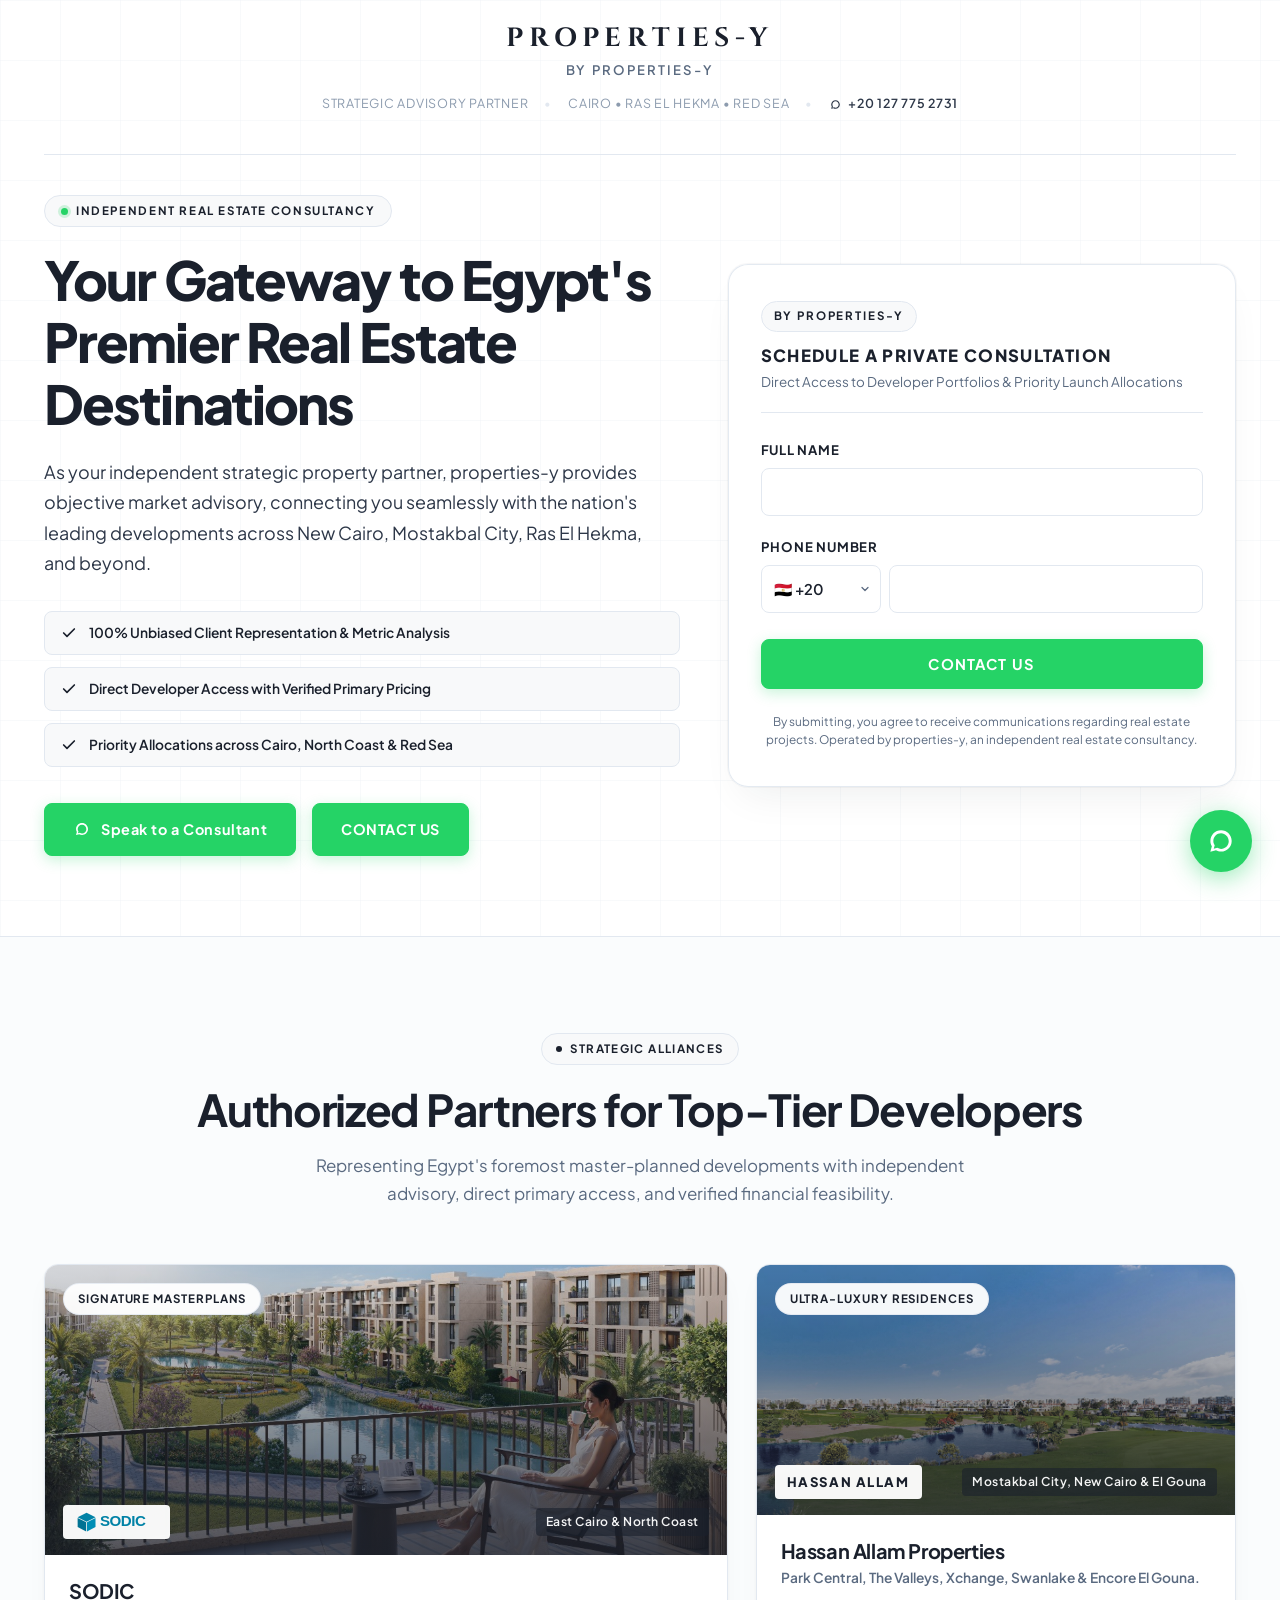
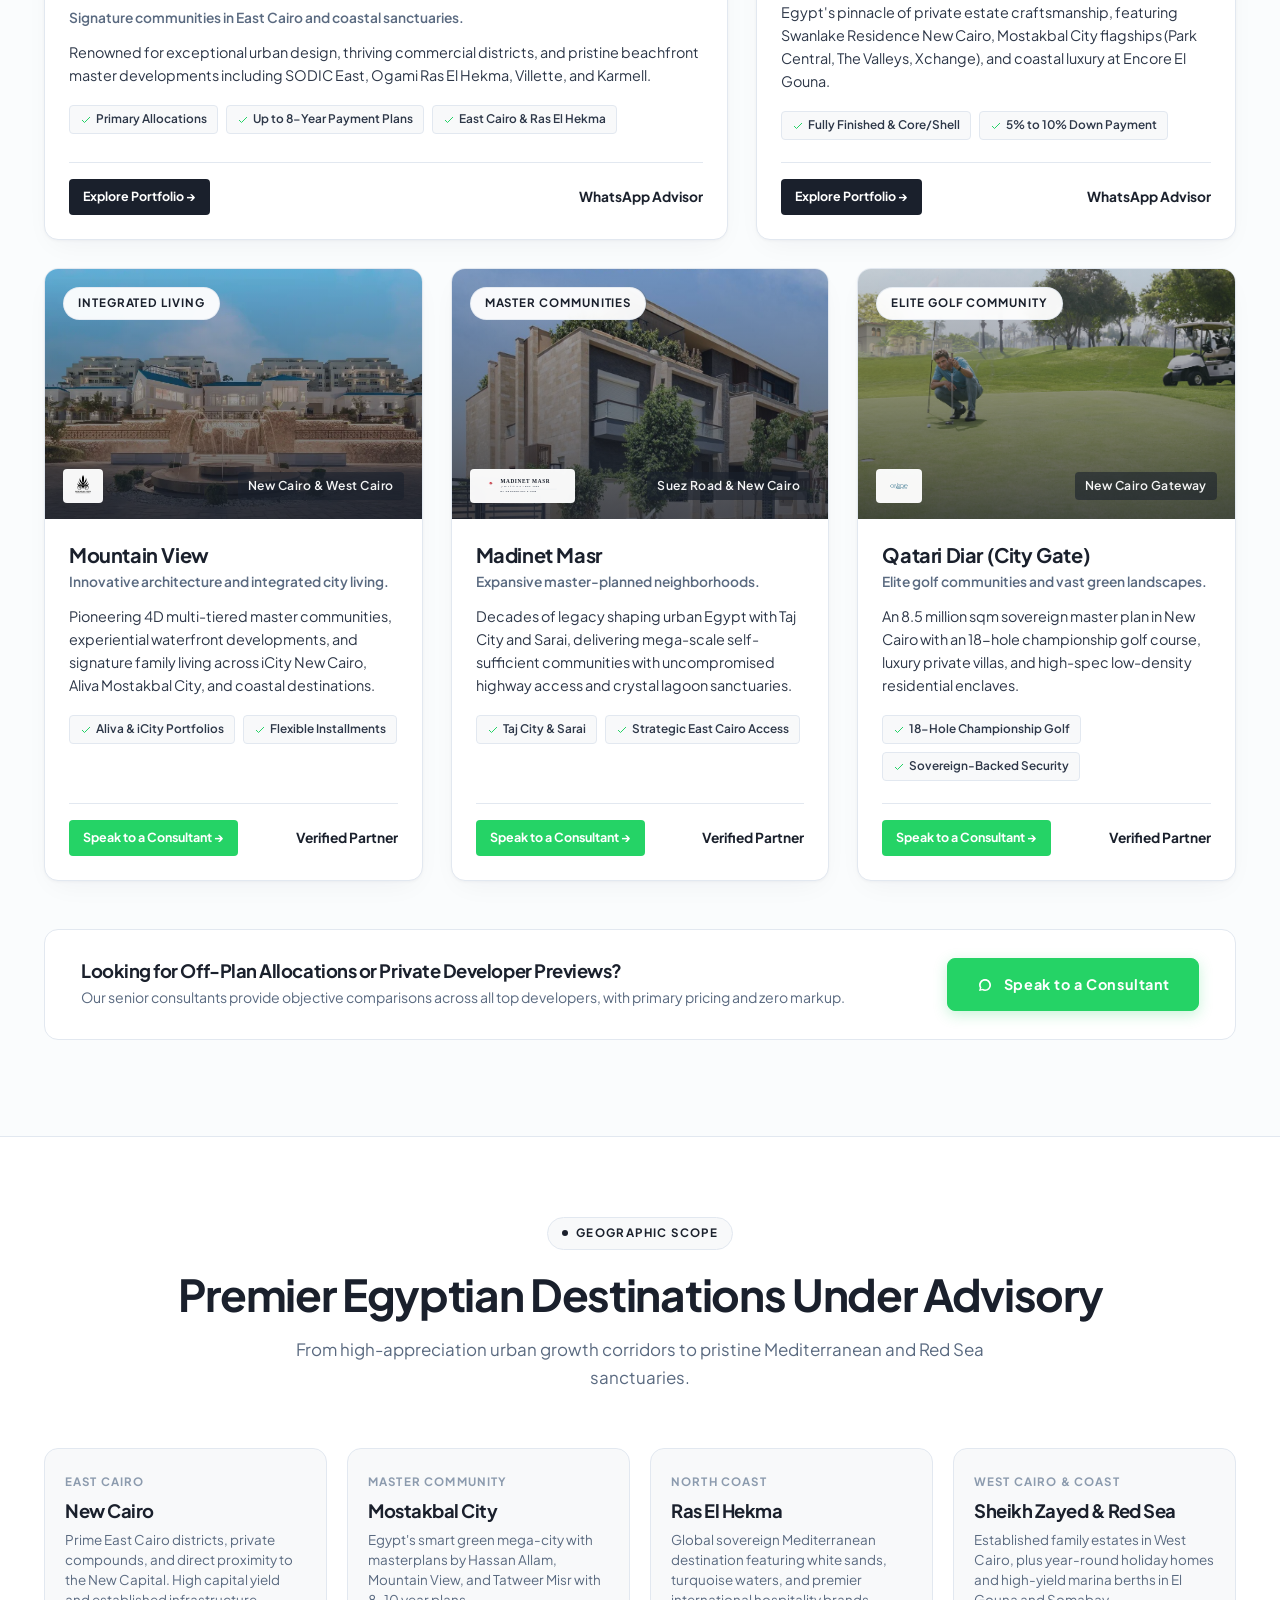
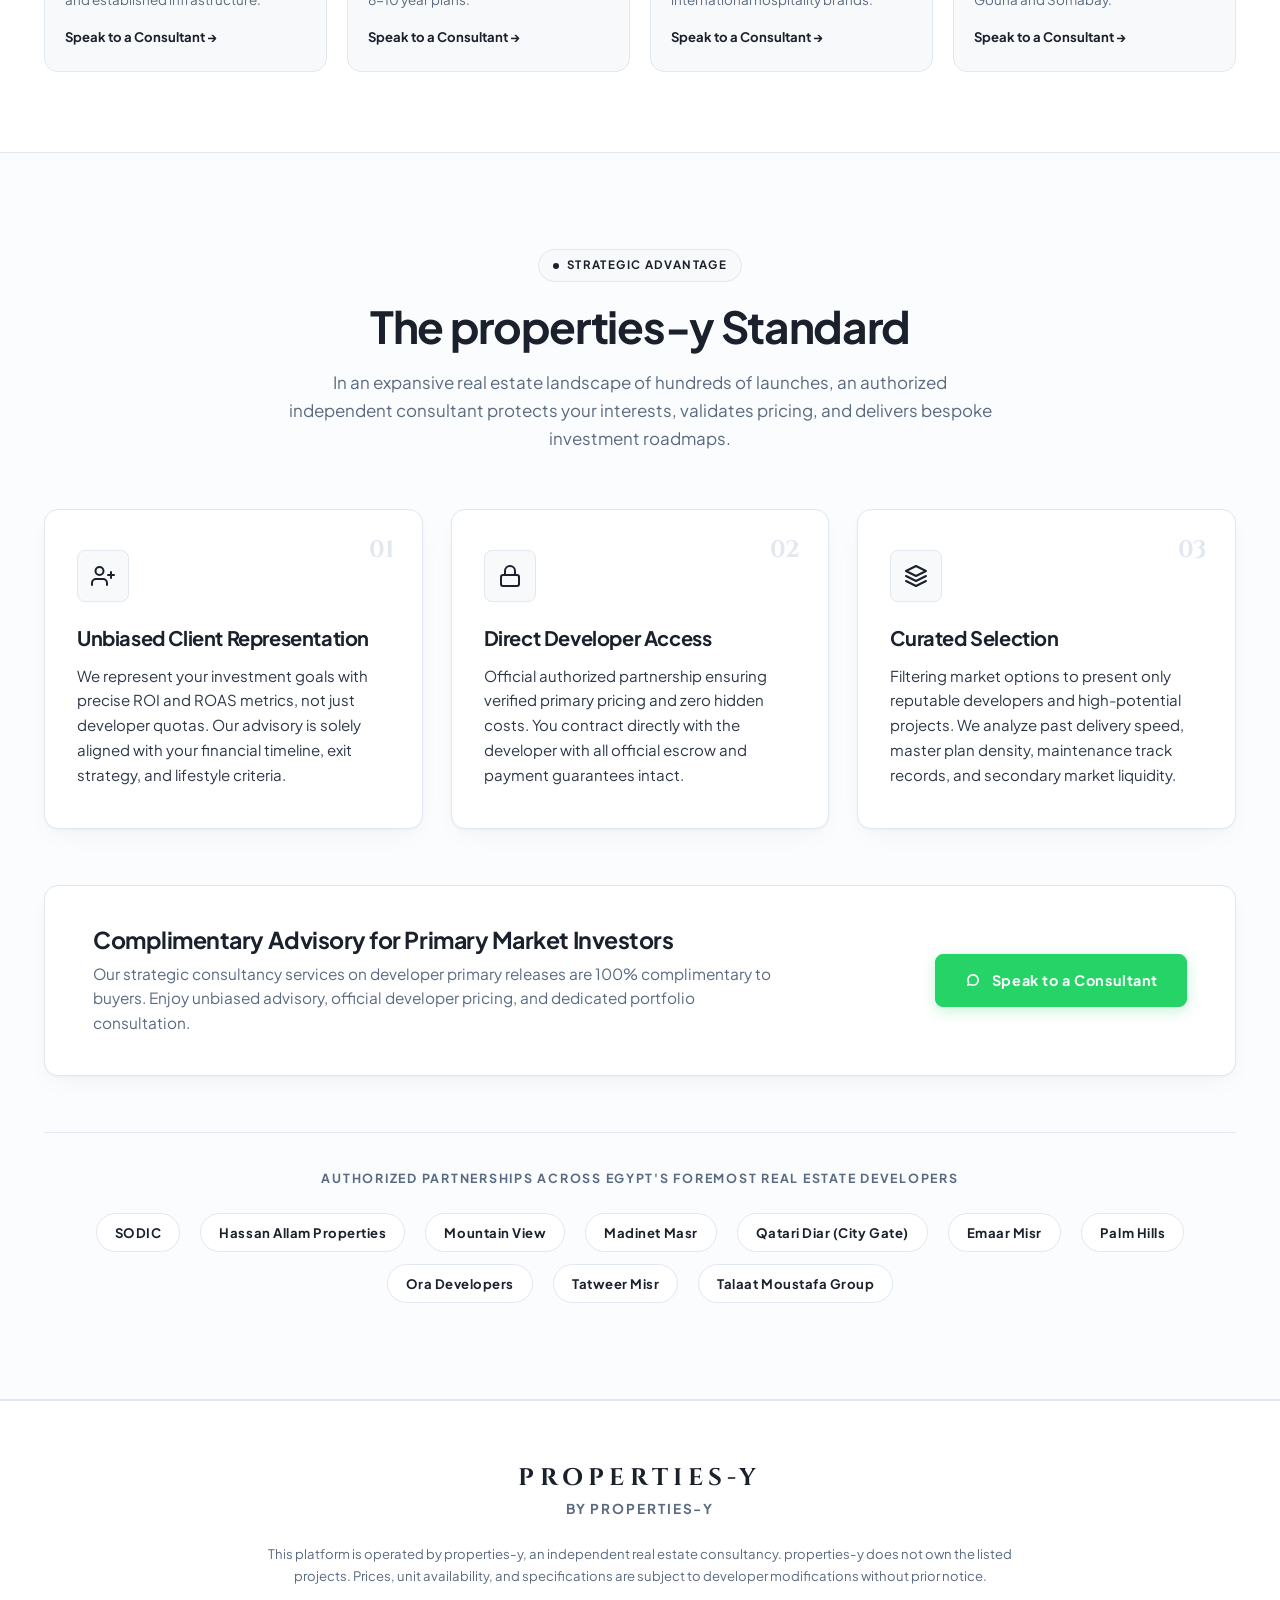
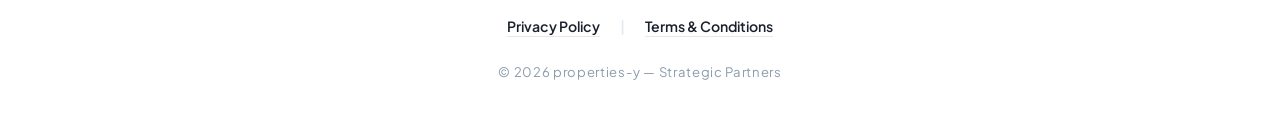
<file: index.html>
<!DOCTYPE html>
<html lang="en">

<head>
  <!-- Google tag (gtm.js & gtag.js) -->
  <script async src="https://www.googletagmanager.com/gtm.js?id=GTM-MKL52MWH"></script>
  <script async src="https://www.googletagmanager.com/gtag/js?id=AW-18564830215"></script>
  <script async src="https://www.googletagmanager.com/gtag/js?id=AW-18125180547"></script>
  <script>
    window.dataLayer = window.dataLayer || [];
    function gtag(){dataLayer.push(arguments);}
    gtag('js', new Date());

    gtag('config', 'AW-18564830215');
    gtag('config', 'AW-18125180547');

        var _lastWaConversionTime = 0;
    function gtag_report_conversion(url) {
      var now = Date.now();
      if (now - _lastWaConversionTime < 300) {
        return true;
      }
      _lastWaConversionTime = now;

      if (typeof gtag === 'function') {
        gtag('event', 'conversion', {
          'send_to': 'AW-18125180547/AZcICJes-qQcEIOd4cJD',
          'value': 1.0,
          'currency': 'EGP'
        });
        gtag('event', 'conversion', {
          'send_to': 'AW-18125180547',
          'value': 1.0,
          'currency': 'EGP'
        });
        gtag('event', 'contact', {
          'send_to': 'AW-18125180547',
          'method': 'WhatsApp',
          'event_category': 'WhatsApp',
          'event_label': 'WhatsApp Click'
        });
        gtag('event', 'whatsapp_click', {
          'send_to': 'AW-18125180547'
        });
        gtag('event', 'conversion', {
          'send_to': 'AW-18564830215/A7t2CIvYnLYdEIeos5RF',
          'value': 1.0,
          'currency': 'EGP'
        });
      }
      return true;
    }

    var _lastFormConversionTime = 0;
    function gtag_report_form_conversion() {
      var now = Date.now();
      if (now - _lastFormConversionTime < 500) {
        return true;
      }
      _lastFormConversionTime = now;

      if (typeof gtag === 'function') {
        gtag('event', 'conversion', {
          'send_to': 'AW-18125180547/AZcICJes-qQcEIOd4cJD',
          'value': 1.0,
          'currency': 'EGP'
        });
        gtag('event', 'conversion', {
          'send_to': 'AW-18125180547',
          'value': 1.0,
          'currency': 'EGP'
        });
        gtag('event', 'generate_lead', {
          'send_to': 'AW-18125180547',
          'value': 1.0,
          'currency': 'EGP',
          'event_category': 'form',
          'event_label': 'Lead Form Submission'
        });
        gtag('event', 'lead_form_submission', {
          'send_to': 'AW-18125180547'
        });
        gtag('event', 'conversion', {
          'send_to': 'AW-18564830215/A7t2CIvYnLYdEIeos5RF',
          'value': 1.0,
          'currency': 'EGP'
        });
      }
      return true;
    }
  </script>
  <meta charset="UTF-8">
  <meta name="viewport" content="width=device-width, initial-scale=1.0, maximum-scale=5.0">
  <title>properties-y | Independent Real Estate Consultancy & Strategic Advisory Partner</title>
  <meta name="description"
    content="Your Gateway to Egypt's Premier Real Estate Destinations. Objective market advisory connecting you seamlessly with the nation's leading developments across New Cairo, Mostakbal City, Ras El Hekma, and beyond.">
  <meta name="keywords"
    content="properties-y, Egypt real estate consultancy, strategic property partner, SODIC, Hassan Allam Properties, Mountain View, Madinet Masr, City Gate, New Cairo, Mostakbal City, Ras El Hekma">

  <!-- Favicon -->
  <link rel="icon"
    href="data:image/svg+xml,<svg xmlns='http://www.w3.org/2000/svg' viewBox='0 0 100 100'><text y='.9em' font-size='90' fill='%231A202C'>PY</text></svg>">

  <!-- Stylesheet -->
  <link rel="stylesheet" href="styles.css">
</head>

<body>

  <!-- ==========================================================================
       1. HERO SECTION (EXPANSIVE ADVISORY)
       Starts directly at top: 0 (No Top Fixed Navbar)
       ========================================================================== -->
  <section class="hero-section" id="hero">
    <div class="container">

      <!-- Top Center Brand Header (In-Hero, No Fixed Navbar) -->
      <header class="hero-brand-top">
        <div class="brand-wordmark">PROPERTIES-Y</div>
        <div class="brand-signature">By properties-y</div>
        <div class="brand-top-meta">
          <span>Strategic Advisory Partner</span>
          <span class="divider">•</span>
          <span>Cairo • Ras El Hekma • Red Sea</span>
          <span class="divider">•</span>
          <a href="https://wa.me/201277752731" target="_blank" rel="noopener noreferrer" class="direct-call" onclick="return gtag_report_conversion(this.href);">
            <svg width="13" height="13" viewBox="0 0 24 24" fill="currentColor">
              <path
                d="M12.031 6.172c-3.181 0-5.767 2.586-5.768 5.766-.001 1.298.38 2.27 1.019 3.287l-.711 2.598 2.664-.698c.969.541 1.879.809 2.796.809 3.183 0 5.77-2.587 5.77-5.766.001-3.187-2.575-5.996-5.77-5.996zm7.986 5.766c-.001 4.405-3.584 7.988-7.986 7.988-1.379 0-2.674-.356-3.812-1.002l-4.219 1.106 1.127-4.116c-.714-1.189-1.082-2.56-1.082-3.976.002-4.406 3.586-7.988 7.988-7.988 4.398.001 7.984 3.584 7.984 7.988z" />
            </svg>
            +20 127 775 2731
          </a>
        </div>
      </header>

      <!-- Hero Asymmetric Two-Column Grid -->
      <div class="hero-grid">

        <!-- Hero Left Column: Editorial Value Proposition -->
        <div class="hero-content">
          <div class="hero-eyebrow">
            <span class="eyebrow-pulse"></span>
            INDEPENDENT REAL ESTATE CONSULTANCY
          </div>

          <h1 class="hero-headline">
            Your Gateway to Egypt's Premier Real Estate Destinations
          </h1>

          <p class="hero-subtitle">
            As your independent strategic property partner, properties-y provides objective market advisory, connecting
            you seamlessly with the nation's leading developments across New Cairo, Mostakbal City, Ras El Hekma, and
            beyond.
          </p>

          <!-- Advisory Highlights -->
          <div class="hero-strategic-points">
            <div class="strategic-point-item">
              <svg width="16" height="16" viewBox="0 0 24 24" fill="none" stroke="currentColor" stroke-width="2.5"
                stroke-linecap="round" stroke-linejoin="round">
                <polyline points="20 6 9 17 4 12"></polyline>
              </svg>
              <span>100% Unbiased Client Representation & Metric Analysis</span>
            </div>

            <div class="strategic-point-item">
              <svg width="16" height="16" viewBox="0 0 24 24" fill="none" stroke="currentColor" stroke-width="2.5"
                stroke-linecap="round" stroke-linejoin="round">
                <polyline points="20 6 9 17 4 12"></polyline>
              </svg>
              <span>Direct Developer Access with Verified Primary Pricing</span>
            </div>

            <div class="strategic-point-item">
              <svg width="16" height="16" viewBox="0 0 24 24" fill="none" stroke="currentColor" stroke-width="2.5"
                stroke-linecap="round" stroke-linejoin="round">
                <polyline points="20 6 9 17 4 12"></polyline>
              </svg>
              <span>Priority Allocations across Cairo, North Coast & Red Sea</span>
            </div>
          </div>

          <!-- Direct Hero Actions -->
          <div class="hero-actions">
            <a href="https://wa.me/201277752731" target="_blank" rel="noopener noreferrer"
              class="btn btn-whatsapp-green" onclick="return gtag_report_conversion(this.href);">
              <svg width="18" height="18" viewBox="0 0 24 24" fill="currentColor">
                <path
                  d="M12.031 6.172c-3.181 0-5.767 2.586-5.768 5.766-.001 1.298.38 2.27 1.019 3.287l-.711 2.598 2.664-.698c.969.541 1.879.809 2.796.809 3.183 0 5.77-2.587 5.77-5.766.001-3.187-2.575-5.996-5.77-5.996zm7.986 5.766c-.001 4.405-3.584 7.988-7.986 7.988-1.379 0-2.674-.356-3.812-1.002l-4.219 1.106 1.127-4.116c-.714-1.189-1.082-2.56-1.082-3.976.002-4.406 3.586-7.988 7.988-7.988 4.398.001 7.984 3.584 7.984 7.988z" />
              </svg>
              Speak to a Consultant
            </a>
            <a href="#lead-form" class="btn btn-whatsapp-green btn-cta-contact">
              CONTACT US
            </a>
          </div>
        </div>

        <!-- Hero Right Column: Frosted Glass Lead Capture Form -->
        <div class="hero-form-wrapper" id="lead-form">
          <div class="hero-form-card">
            <div class="form-brand-signature">By properties-y</div>
            <div class="form-header">
              <h2 class="form-title">Schedule a Private Consultation</h2>
              <p class="form-subtitle">Direct Access to Developer Portfolios & Priority Launch Allocations</p>
            </div>

            <form id="consultationForm" class="lead-form" novalidate>
              <!-- Full Name (Clean UI: Blank input, NO placeholders) -->
              <div class="form-group">
                <label for="fullName" class="form-label">Full Name</label>
                <input type="text" id="fullName" name="fullName" class="form-input-text" required autocomplete="name">
              </div>

              <!-- Phone Number (Split Layout: Country code with UTF-8 flags defaulting to +20, blank input on right) -->
              <div class="form-group">
                <label for="phoneNumber" class="form-label">Phone Number</label>
                <div class="phone-split-container">
                  <div class="country-code-select-wrapper">
                    <select id="countryCode" name="countryCode" class="country-code-select" aria-label="Country Code">
                      <option value="+20" selected>🇪🇬 +20</option>
                      <option value="+966">🇸🇦 +966</option>
                      <option value="+971">🇦🇪 +971</option>
                      <option value="+965">🇰🇼 +965</option>
                      <option value="+974">🇶🇦 +974</option>
                      <option value="+968">🇴🇲 +968</option>
                      <option value="+973">🇧🇭 +973</option>
                      <option value="+44">🇬🇧 +44</option>
                      <option value="+1">🇺🇸 +1</option>
                      <option value="+1">🇨🇦 +1</option>
                      <option value="+49">🇩🇪 +49</option>
                      <option value="+33">🇫🇷 +33</option>
                      <option value="+41">🇨🇭 +41</option>
                      <option value="+962">🇯🇴 +962</option>
                      <option value="+961">🇱🇧 +961</option>
                    </select>
                    <svg class="chevron-icon" width="12" height="12" viewBox="0 0 24 24" fill="none"
                      stroke="currentColor" stroke-width="2.5" stroke-linecap="round" stroke-linejoin="round">
                      <polyline points="6 9 12 15 18 9"></polyline>
                    </svg>
                  </div>

                  <input type="tel" id="phoneNumber" name="phoneNumber" class="phone-number-input" required
                    autocomplete="tel-national">
                </div>
              </div>

              <!-- Submit Button (Solid Vibrant Green CTA: CONTACT US) -->
              <button type="submit" class="btn btn-whatsapp-green btn-form-submit">
                CONTACT US
              </button>

              <!-- Required Exact Form Disclaimer featuring By properties-y -->
              <p class="form-disclaimer">
                By submitting, you agree to receive communications regarding real estate projects. Operated by
                properties-y, an independent real estate consultancy.
              </p>
            </form>
          </div>
        </div>

      </div>

    </div>
  </section>

  <!-- ==========================================================================
       2. NATIONWIDE DEVELOPER PORTFOLIO (GRID LAYOUT)
       Headline: Authorized Partners for Top-Tier Developers
       ========================================================================== -->
  <section class="developers-section" id="developers">
    <div class="container">

      <!-- Section Header -->
      <div class="section-heading-wrapper text-center">
        <div class="section-badge">
          <span class="badge-dot"></span>
          STRATEGIC ALLIANCES
        </div>
        <h2 class="section-title">Authorized Partners for Top-Tier Developers</h2>
        <p class="section-subtitle">
          Representing Egypt's foremost master-planned developments with independent advisory, direct primary access,
          and verified financial feasibility.
        </p>
      </div>

      <!-- Asymmetrical Editorial Grid Layout -->
      <div class="portfolio-grid">

        <!-- Developer 1: SODIC (Col Span 7) -->
        <article class="developer-card col-span-7">
          <div class="developer-card-media">
            <img src="images/sodic-east.jpg" alt="SODIC Signature Master Communities" loading="lazy">
            <div class="developer-card-overlay"></div>
            <span class="developer-badge-top">Signature Masterplans</span>
            <div class="developer-media-footer">
              <div class="developer-logo-box">
                <img src="images/sodic-logo.svg" alt="SODIC Logo">
              </div>
              <span class="developer-destination-tag">East Cairo & North Coast</span>
            </div>
          </div>
          <div class="developer-card-body">
            <div class="developer-card-header">
              <h3 class="developer-title">SODIC</h3>
              <div class="developer-signature-scope">Signature communities in East Cairo and coastal sanctuaries.</div>
            </div>
            <p class="developer-description">
              Renowned for exceptional urban design, thriving commercial districts, and pristine beachfront master
              developments including SODIC East, Ogami Ras El Hekma, Villette, and Karmell.
            </p>
            <div class="developer-tags">
              <span class="dev-tag">
                <svg width="12" height="12" viewBox="0 0 24 24" fill="none" stroke="currentColor" stroke-width="2">
                  <polyline points="20 6 9 17 4 12"></polyline>
                </svg>
                Primary Allocations
              </span>
              <span class="dev-tag">
                <svg width="12" height="12" viewBox="0 0 24 24" fill="none" stroke="currentColor" stroke-width="2">
                  <polyline points="20 6 9 17 4 12"></polyline>
                </svg>
                Up to 8-Year Payment Plans
              </span>
              <span class="dev-tag">
                <svg width="12" height="12" viewBox="0 0 24 24" fill="none" stroke="currentColor" stroke-width="2">
                  <polyline points="20 6 9 17 4 12"></polyline>
                </svg>
                East Cairo & Ras El Hekma
              </span>
            </div>
            <div class="developer-card-footer">
              <a href="/sodic/" class="dev-action-btn-sm" style="background:#1A202C;color:#FFFFFF;text-decoration:none;">
                Explore Portfolio →
              </a>
              <a href="https://wa.me/201277752731?text=Hello%20properties-y,%20I%20would%20like%20to%20inquire%20about%20SODIC%20developments."
                target="_blank" rel="noopener noreferrer" class="dev-action-link" onclick="return gtag_report_conversion(this.href);">
                WhatsApp Advisor
              </a>
            </div>
          </div>
        </article>

        <!-- Developer 2: Hassan Allam Properties (Col Span 5) -->
        <article class="developer-card col-span-5">
          <div class="developer-card-media">
            <img src="/images/hassan-allam/hero-hap-cinematic.jpg" alt="Hassan Allam Properties Ultra-Luxury Estates" loading="lazy">
            <div class="developer-card-overlay"></div>
            <span class="developer-badge-top">Ultra-Luxury Residences</span>
            <div class="developer-media-footer">
              <div class="developer-logo-box">
                <span class="developer-logo-text">HASSAN ALLAM</span>
              </div>
              <span class="developer-destination-tag">Mostakbal City, New Cairo & El Gouna</span>
            </div>
          </div>
          <div class="developer-card-body">
            <div class="developer-card-header">
              <h3 class="developer-title">Hassan Allam Properties</h3>
              <div class="developer-signature-scope">Park Central, The Valleys, Xchange, Swanlake & Encore El Gouna.</div>
            </div>
            <p class="developer-description">
              Egypt's pinnacle of private estate craftsmanship, featuring Swanlake Residence New Cairo, Mostakbal City flagships (Park Central, The Valleys, Xchange), and coastal luxury at Encore El Gouna.
            </p>
            <div class="developer-tags">
              <span class="dev-tag">
                <svg width="12" height="12" viewBox="0 0 24 24" fill="none" stroke="currentColor" stroke-width="2">
                  <polyline points="20 6 9 17 4 12"></polyline>
                </svg>
                Fully Finished & Core/Shell
              </span>
              <span class="dev-tag">
                <svg width="12" height="12" viewBox="0 0 24 24" fill="none" stroke="currentColor" stroke-width="2">
                  <polyline points="20 6 9 17 4 12"></polyline>
                </svg>
                5% to 10% Down Payment
              </span>
            </div>
            <div class="developer-card-footer">
              <a href="/hassan-allam/" class="dev-action-btn-sm" style="background:#1A202C;color:#FFFFFF;text-decoration:none;">
                Explore Portfolio →
              </a>
              <a href="https://wa.me/201277752731?text=Hello%20properties-y,%20I%20would%20like%20to%20inquire%20about%20Hassan%20Allam%20Properties."
                target="_blank" rel="noopener noreferrer" class="dev-action-link" onclick="return gtag_report_conversion(this.href);">
                WhatsApp Advisor
              </a>
            </div>
          </div>
        </article>

        <!-- Developer 3: Mountain View (Col Span 4) -->
        <article class="developer-card col-span-4">
          <div class="developer-card-media">
            <img src="images/mountain-view/mv-icity.webp" alt="Mountain View Innovative Architecture" loading="lazy">
            <div class="developer-card-overlay"></div>
            <span class="developer-badge-top">Integrated Living</span>
            <div class="developer-media-footer">
              <div class="developer-logo-box">
                <img src="images/mountain-view/mountain-view-logo.png" alt="Mountain View Logo">
              </div>
              <span class="developer-destination-tag">New Cairo & West Cairo</span>
            </div>
          </div>
          <div class="developer-card-body">
            <div class="developer-card-header">
              <h3 class="developer-title">Mountain View</h3>
              <div class="developer-signature-scope">Innovative architecture and integrated city living.</div>
            </div>
            <p class="developer-description">
              Pioneering 4D multi-tiered master communities, experiential waterfront developments, and signature family
              living across iCity New Cairo, Aliva Mostakbal City, and coastal destinations.
            </p>
            <div class="developer-tags">
              <span class="dev-tag">
                <svg width="12" height="12" viewBox="0 0 24 24" fill="none" stroke="currentColor" stroke-width="2">
                  <polyline points="20 6 9 17 4 12"></polyline>
                </svg>
                Aliva & iCity Portfolios
              </span>
              <span class="dev-tag">
                <svg width="12" height="12" viewBox="0 0 24 24" fill="none" stroke="currentColor" stroke-width="2">
                  <polyline points="20 6 9 17 4 12"></polyline>
                </svg>
                Flexible Installments
              </span>
            </div>
            <div class="developer-card-footer">
              <a href="https://wa.me/201277752731?text=Hello%20properties-y,%20I%20would%20like%20to%20inquire%20about%20Mountain%20View."
                target="_blank" rel="noopener noreferrer" class="dev-action-btn-sm" onclick="return gtag_report_conversion(this.href);">
                Speak to a Consultant →
              </a>
              <span class="dev-action-link">Verified Partner</span>
            </div>
          </div>
        </article>

        <!-- Developer 4: Madinet Masr (Col Span 4) -->
        <article class="developer-card col-span-4">
          <div class="developer-card-media">
            <img src="images/madinet-masr/etaje-main.jpg" alt="Madinet Masr Expansive Neighborhoods" loading="lazy">
            <div class="developer-card-overlay"></div>
            <span class="developer-badge-top">Master Communities</span>
            <div class="developer-media-footer">
              <div class="developer-logo-box">
                <img src="images/madinet-masr/madinet-masr-logo.svg" alt="Madinet Masr Logo">
              </div>
              <span class="developer-destination-tag">Suez Road & New Cairo</span>
            </div>
          </div>
          <div class="developer-card-body">
            <div class="developer-card-header">
              <h3 class="developer-title">Madinet Masr</h3>
              <div class="developer-signature-scope">Expansive master-planned neighborhoods.</div>
            </div>
            <p class="developer-description">
              Decades of legacy shaping urban Egypt with Taj City and Sarai, delivering mega-scale self-sufficient
              communities with uncompromised highway access and crystal lagoon sanctuaries.
            </p>
            <div class="developer-tags">
              <span class="dev-tag">
                <svg width="12" height="12" viewBox="0 0 24 24" fill="none" stroke="currentColor" stroke-width="2">
                  <polyline points="20 6 9 17 4 12"></polyline>
                </svg>
                Taj City & Sarai
              </span>
              <span class="dev-tag">
                <svg width="12" height="12" viewBox="0 0 24 24" fill="none" stroke="currentColor" stroke-width="2">
                  <polyline points="20 6 9 17 4 12"></polyline>
                </svg>
                Strategic East Cairo Access
              </span>
            </div>
            <div class="developer-card-footer">
              <a href="https://wa.me/201277752731?text=Hello%20properties-y,%20I%20would%20like%20to%20inquire%20about%20Madinet%20Masr."
                target="_blank" rel="noopener noreferrer" class="dev-action-btn-sm" onclick="return gtag_report_conversion(this.href);">
                Speak to a Consultant →
              </a>
              <span class="dev-action-link">Verified Partner</span>
            </div>
          </div>
        </article>

        <!-- Developer 5: Qatari Diar / City Gate (Col Span 4) -->
        <article class="developer-card col-span-4">
          <div class="developer-card-media">
            <img src="images/golf-championship.jpg" alt="City Gate Qatari Diar Championship Golf" loading="lazy">
            <div class="developer-card-overlay"></div>
            <span class="developer-badge-top">Elite Golf Community</span>
            <div class="developer-media-footer">
              <div class="developer-logo-box">
                <img src="images/citygate-official.png" alt="City Gate Logo">
              </div>
              <span class="developer-destination-tag">New Cairo Gateway</span>
            </div>
          </div>
          <div class="developer-card-body">
            <div class="developer-card-header">
              <h3 class="developer-title">Qatari Diar (City Gate)</h3>
              <div class="developer-signature-scope">Elite golf communities and vast green landscapes.</div>
            </div>
            <p class="developer-description">
              An 8.5 million sqm sovereign master plan in New Cairo with an 18-hole championship golf course, luxury
              private villas, and high-spec low-density residential enclaves.
            </p>
            <div class="developer-tags">
              <span class="dev-tag">
                <svg width="12" height="12" viewBox="0 0 24 24" fill="none" stroke="currentColor" stroke-width="2">
                  <polyline points="20 6 9 17 4 12"></polyline>
                </svg>
                18-Hole Championship Golf
              </span>
              <span class="dev-tag">
                <svg width="12" height="12" viewBox="0 0 24 24" fill="none" stroke="currentColor" stroke-width="2">
                  <polyline points="20 6 9 17 4 12"></polyline>
                </svg>
                Sovereign-Backed Security
              </span>
            </div>
            <div class="developer-card-footer">
              <a href="https://wa.me/201277752731?text=Hello%20properties-y,%20I%20would%20like%20to%20inquire%20about%20City%20Gate%20by%20Qatari%20Diar."
                target="_blank" rel="noopener noreferrer" class="dev-action-btn-sm" onclick="return gtag_report_conversion(this.href);">
                Speak to a Consultant →
              </a>
              <span class="dev-action-link">Verified Partner</span>
            </div>
          </div>
        </article>

      </div>

      <!-- Developer Section Banner CTA -->
      <div class="developers-cta-banner">
        <div class="developers-cta-text">
          <h4>Looking for Off-Plan Allocations or Private Developer Previews?</h4>
          <p>Our senior consultants provide objective comparisons across all top developers, with primary pricing and
            zero markup.</p>
        </div>
        <a href="https://wa.me/201277752731?text=Hello%20properties-y,%20I%20would%20like%20to%20speak%20to%20a%20consultant%20regarding%20developer%20portfolios."
          target="_blank" rel="noopener noreferrer" class="btn btn-whatsapp-green" onclick="return gtag_report_conversion(this.href);">
          <svg width="18" height="18" viewBox="0 0 24 24" fill="currentColor">
            <path
              d="M12.031 6.172c-3.181 0-5.767 2.586-5.768 5.766-.001 1.298.38 2.27 1.019 3.287l-.711 2.598 2.664-.698c.969.541 1.879.809 2.796.809 3.183 0 5.77-2.587 5.77-5.766.001-3.187-2.575-5.996-5.77-5.996zm7.986 5.766c-.001 4.405-3.584 7.988-7.986 7.988-1.379 0-2.674-.356-3.812-1.002l-4.219 1.106 1.127-4.116c-.714-1.189-1.082-2.56-1.082-3.976.002-4.406 3.586-7.988 7.988-7.988 4.398.001 7.984 3.584 7.984 7.988z" />
          </svg>
          Speak to a Consultant
        </a>
      </div>

    </div>
  </section>

  <!-- ==========================================================================
       3. DESTINATIONS GATEWAY STRIP
       Connecting seamlessly with New Cairo, Mostakbal City, Ras El Hekma & Beyond
       ========================================================================== -->
  <section class="destinations-strip-section" id="destinations">
    <div class="container">

      <div class="section-heading-wrapper text-center">
        <div class="section-badge">
          <span class="badge-dot"></span>
          GEOGRAPHIC SCOPE
        </div>
        <h2 class="section-title">Premier Egyptian Destinations Under Advisory</h2>
        <p class="section-subtitle">
          From high-appreciation urban growth corridors to pristine Mediterranean and Red Sea sanctuaries.
        </p>
      </div>

      <div class="destinations-grid">
        <div class="destination-compact-card">
          <div class="dest-eyebrow">East Cairo</div>
          <h3 class="dest-name">New Cairo</h3>
          <p class="dest-details">Prime East Cairo districts, private compounds, and direct proximity to the New
            Capital. High capital yield and established infrastructure.</p>
          <a href="https://wa.me/201277752731?text=Hello%20properties-y,%20I%20am%20interested%20in%20New%20Cairo%20properties."
            target="_blank" rel="noopener noreferrer" class="dest-inquire" onclick="return gtag_report_conversion(this.href);">Speak to a Consultant →</a>
        </div>

        <div class="destination-compact-card">
          <div class="dest-eyebrow">Master Community</div>
          <h3 class="dest-name">Mostakbal City</h3>
          <p class="dest-details">Egypt's smart green mega-city with masterplans by Hassan Allam, Mountain View, and
            Tatweer Misr with 8-10 year plans.</p>
          <a href="https://wa.me/201277752731?text=Hello%20properties-y,%20I%20am%20interested%20in%20Mostakbal%20City%20properties."
            target="_blank" rel="noopener noreferrer" class="dest-inquire" onclick="return gtag_report_conversion(this.href);">Speak to a Consultant →</a>
        </div>

        <div class="destination-compact-card">
          <div class="dest-eyebrow">North Coast</div>
          <h3 class="dest-name">Ras El Hekma</h3>
          <p class="dest-details">Global sovereign Mediterranean destination featuring white sands, turquoise waters,
            and premier international hospitality brands.</p>
          <a href="https://wa.me/201277752731?text=Hello%20properties-y,%20I%20am%20interested%20in%20Ras%20El%20Hekma%20properties."
            target="_blank" rel="noopener noreferrer" class="dest-inquire" onclick="return gtag_report_conversion(this.href);">Speak to a Consultant →</a>
        </div>

        <div class="destination-compact-card">
          <div class="dest-eyebrow">West Cairo & Coast</div>
          <h3 class="dest-name">Sheikh Zayed & Red Sea</h3>
          <p class="dest-details">Established family estates in West Cairo, plus year-round holiday homes and high-yield
            marina berths in El Gouna and Somabay.</p>
          <a href="https://wa.me/201277752731?text=Hello%20properties-y,%20I%20am%20interested%20in%20West%20Cairo%20or%20Red%20Sea%20properties."
            target="_blank" rel="noopener noreferrer" class="dest-inquire" onclick="return gtag_report_conversion(this.href);">Speak to a Consultant →</a>
        </div>
      </div>

    </div>
  </section>

  <!-- ==========================================================================
       4. OUR ROLE AS AN AUTHORIZED INDEPENDENT ADVISOR
       Headline: The properties-y Standard
       ========================================================================== -->
  <section class="pillars-section" id="pillars">
    <div class="container">

      <!-- Section Header -->
      <div class="section-heading-wrapper text-center">
        <div class="section-badge">
          <span class="badge-dot"></span>
          STRATEGIC ADVANTAGE
        </div>
        <h2 class="section-title">The properties-y Standard</h2>
        <p class="section-subtitle">
          In an expansive real estate landscape of hundreds of launches, an authorized independent consultant protects
          your interests, validates pricing, and delivers bespoke investment roadmaps.
        </p>
      </div>

      <!-- Core Pillars Grid -->
      <div class="pillars-grid">

        <!-- Pillar 1: Unbiased Client Representation -->
        <div class="pillar-card">
          <span class="pillar-number">01</span>
          <div class="pillar-icon-box">
            <svg width="24" height="24" viewBox="0 0 24 24" fill="none" stroke="currentColor" stroke-width="2"
              stroke-linecap="round" stroke-linejoin="round">
              <path d="M16 21v-2a4 4 0 0 0-4-4H5a4 4 0 0 0-4 4v2"></path>
              <circle cx="8.5" cy="7" r="4"></circle>
              <line x1="20" y1="8" x2="20" y2="14"></line>
              <line x1="23" y1="11" x2="17" y2="11"></line>
            </svg>
          </div>
          <h3 class="pillar-title">Unbiased Client Representation</h3>
          <p class="pillar-desc">
            We represent your investment goals with precise ROI and ROAS metrics, not just developer quotas. Our
            advisory is solely aligned with your financial timeline, exit strategy, and lifestyle criteria.
          </p>
        </div>

        <!-- Pillar 2: Direct Developer Access -->
        <div class="pillar-card">
          <span class="pillar-number">02</span>
          <div class="pillar-icon-box">
            <svg width="24" height="24" viewBox="0 0 24 24" fill="none" stroke="currentColor" stroke-width="2"
              stroke-linecap="round" stroke-linejoin="round">
              <rect x="3" y="11" width="18" height="11" rx="2" ry="2"></rect>
              <path d="M7 11V7a5 5 0 0 1 10 0v4"></path>
            </svg>
          </div>
          <h3 class="pillar-title">Direct Developer Access</h3>
          <p class="pillar-desc">
            Official authorized partnership ensuring verified primary pricing and zero hidden costs. You contract
            directly with the developer with all official escrow and payment guarantees intact.
          </p>
        </div>

        <!-- Pillar 3: Curated Selection -->
        <div class="pillar-card">
          <span class="pillar-number">03</span>
          <div class="pillar-icon-box">
            <svg width="24" height="24" viewBox="0 0 24 24" fill="none" stroke="currentColor" stroke-width="2"
              stroke-linecap="round" stroke-linejoin="round">
              <polygon points="12 2 2 7 12 12 22 7 12 2"></polygon>
              <polyline points="2 17 12 22 22 17"></polyline>
              <polyline points="2 12 12 17 22 12"></polyline>
            </svg>
          </div>
          <h3 class="pillar-title">Curated Selection</h3>
          <p class="pillar-desc">
            Filtering market options to present only reputable developers and high-potential projects. We analyze past
            delivery speed, master plan density, maintenance track records, and secondary market liquidity.
          </p>
        </div>

      </div>

      <!-- Advisory Banner with WhatsApp Green CTA -->
      <div class="advisory-banner">
        <div class="advisory-banner-content">
          <h3>Complimentary Advisory for Primary Market Investors</h3>
          <p>
            Our strategic consultancy services on developer primary releases are 100% complimentary to buyers. Enjoy
            unbiased advisory, official developer pricing, and dedicated portfolio consultation.
          </p>
        </div>
        <a href="https://wa.me/201277752731?text=Hello%20properties-y,%20I%20would%20like%20to%20speak%20to%20a%20consultant%20regarding%20property%20advisory."
          target="_blank" rel="noopener noreferrer" class="btn btn-whatsapp-green" onclick="return gtag_report_conversion(this.href);">
          <svg width="18" height="18" viewBox="0 0 24 24" fill="currentColor">
            <path
              d="M12.031 6.172c-3.181 0-5.767 2.586-5.768 5.766-.001 1.298.38 2.27 1.019 3.287l-.711 2.598 2.664-.698c.969.541 1.879.809 2.796.809 3.183 0 5.77-2.587 5.77-5.766.001-3.187-2.575-5.996-5.77-5.996zm7.986 5.766c-.001 4.405-3.584 7.988-7.986 7.988-1.379 0-2.674-.356-3.812-1.002l-4.219 1.106 1.127-4.116c-.714-1.189-1.082-2.56-1.082-3.976.002-4.406 3.586-7.988 7.988-7.988 4.398.001 7.984 3.584 7.984 7.988z" />
          </svg>
          Speak to a Consultant
        </a>
      </div>

      <!-- Developer Network Trust Grid -->
      <div class="developer-trust-strip">
        <div class="developer-trust-title">Authorized Partnerships Across Egypt's Foremost Real Estate Developers</div>
        <div class="developer-badges-row">
          <span class="developer-badge-item">SODIC</span>
          <span class="developer-badge-item">Hassan Allam Properties</span>
          <span class="developer-badge-item">Mountain View</span>
          <span class="developer-badge-item">Madinet Masr</span>
          <span class="developer-badge-item">Qatari Diar (City Gate)</span>
          <span class="developer-badge-item">Emaar Misr</span>
          <span class="developer-badge-item">Palm Hills</span>
          <span class="developer-badge-item">Ora Developers</span>
          <span class="developer-badge-item">Tatweer Misr</span>
          <span class="developer-badge-item">Talaat Moustafa Group</span>
        </div>
      </div>

    </div>
  </section>

  <!-- ==========================================================================
       5. TECHNICAL FOOTER & COMPLIANCE
       ========================================================================== -->
  <footer class="corporate-footer">
    <div class="container">
      <div class="footer-content">

        <!-- Centered Branding 'By properties-y' -->
        <div class="footer-branding">
          <div class="footer-brand-title">PROPERTIES-Y</div>
          <div class="footer-brand-signature">By properties-y</div>
        </div>

        <!-- Required Disclaimer -->
        <p class="footer-disclaimer">
          This platform is operated by properties-y, an independent real estate consultancy. properties-y does not own
          the listed projects. Prices, unit availability, and specifications are subject to developer modifications
          without prior notice.
        </p>

        <!-- Centered Standalone Clickable Links to 'Privacy Policy' and 'Terms & Conditions' -->
        <div class="footer-legal-links">
          <a href="privacy-policy.html">Privacy Policy</a>
          <span style="color: var(--border-fine);">|</span>
          <a href="terms-conditions.html">Terms & Conditions</a>
        </div>

        <!-- Required Signature -->
        <div class="footer-signature">
          © 2026 properties-y — Strategic Partners
        </div>

      </div>
    </div>
  </footer>

  <!-- ==========================================================================
       6. GLOBAL FLOATING WHATSAPP ICON
       Fixed bottom-right round solid green icon (#25D366) linking to +201277752731
       ========================================================================== -->
  <a href="https://wa.me/201277752731" target="_blank" rel="noopener noreferrer" class="floating-whatsapp-btn"
    aria-label="Direct WhatsApp Consultation with properties-y" onclick="return gtag_report_conversion(this.href);">
    <span class="whatsapp-tooltip">Chat with a Consultant</span>
    <svg viewBox="0 0 24 24">
      <path
        d="M12.031 6.172c-3.181 0-5.767 2.586-5.768 5.766-.001 1.298.38 2.27 1.019 3.287l-.711 2.598 2.664-.698c.969.541 1.879.809 2.796.809 3.183 0 5.77-2.587 5.77-5.766.001-3.187-2.575-5.996-5.77-5.996zm7.986 5.766c-.001 4.405-3.584 7.988-7.986 7.988-1.379 0-2.674-.356-3.812-1.002l-4.219 1.106 1.127-4.116c-.714-1.189-1.082-2.56-1.082-3.976.002-4.406 3.586-7.988 7.988-7.988 4.398.001 7.984 3.584 7.984 7.988z" />
    </svg>
  </a>

  <!-- ==========================================================================
       7. SUCCESS MODAL UI
       - Checkmark success circle at top
       - Dynamic Paragraph: "Thank you {name}! Your registration has been securely dispatched to our senior consultancy team. A dedicated property advisor will contact you shortly with full brochures, master plans, and unit availability." (No brand names in this block)
       - Action Button: Solid green (#25D366) reading "CHAT ON WHATSAPP"
       - Dismiss: Subtle underline link text "Close Window" centered at bottom
       ========================================================================== -->
  <div class="modal-backdrop" id="confirmationModal" role="dialog" aria-modal="true" aria-labelledby="modalTitle">
    <div class="modal-box">
      <!-- Checkmark success circle at the top -->
      <div class="modal-icon-circle">
        <svg viewBox="0 0 24 24" fill="none" stroke-width="2.8" stroke-linecap="round" stroke-linejoin="round">
          <polyline points="20 6 9 17 4 12"></polyline>
        </svg>
      </div>

      <h3 class="modal-title" id="modalTitle">Registration Received</h3>

      <!-- Paragraph Text (strictly populated dynamically with zero brand names) -->
      <p class="modal-paragraph" id="modalParagraph">
        Thank you! Your registration has been securely dispatched to our senior consultancy team. A dedicated property
        advisor will contact you shortly with full brochures, master plans, and unit availability.
      </p>

      <!-- Action Button: Solid green (#25D366) reading "CHAT ON WHATSAPP" -->
      <a href="https://wa.me/201277752731?text=Hello%2C%20I%20have%20just%20submitted%20my%20inquiry%20on%20properties-y%20and%20would%20like%20to%20receive%20the%20brochures%20and%20availability%20right%20away"
        target="_blank" rel="noopener noreferrer" class="modal-action-btn" onclick="return gtag_report_conversion(this.href);">
        <svg viewBox="0 0 24 24">
          <path
            d="M12.031 6.172c-3.181 0-5.767 2.586-5.768 5.766-.001 1.298.38 2.27 1.019 3.287l-.711 2.598 2.664-.698c.969.541 1.879.809 2.796.809 3.183 0 5.77-2.587 5.77-5.766.001-3.187-2.575-5.996-5.77-5.996zm7.986 5.766c-.001 4.405-3.584 7.988-7.986 7.988-1.379 0-2.674-.356-3.812-1.002l-4.219 1.106 1.127-4.116c-.714-1.189-1.082-2.56-1.082-3.976.002-4.406 3.586-7.988 7.988-7.988 4.398.001 7.984 3.584 7.984 7.988z" />
        </svg>
        CHAT ON WHATSAPP
      </a>

      <!-- Dismiss Action: Subtle underline link text "Close Window" centered at the very bottom -->
      <button type="button" class="modal-dismiss-link" id="closeModalBtn">
        Close Window
      </button>
    </div>
  </div>

  <script src="script.js"></script>
</body>

</html>
</file>
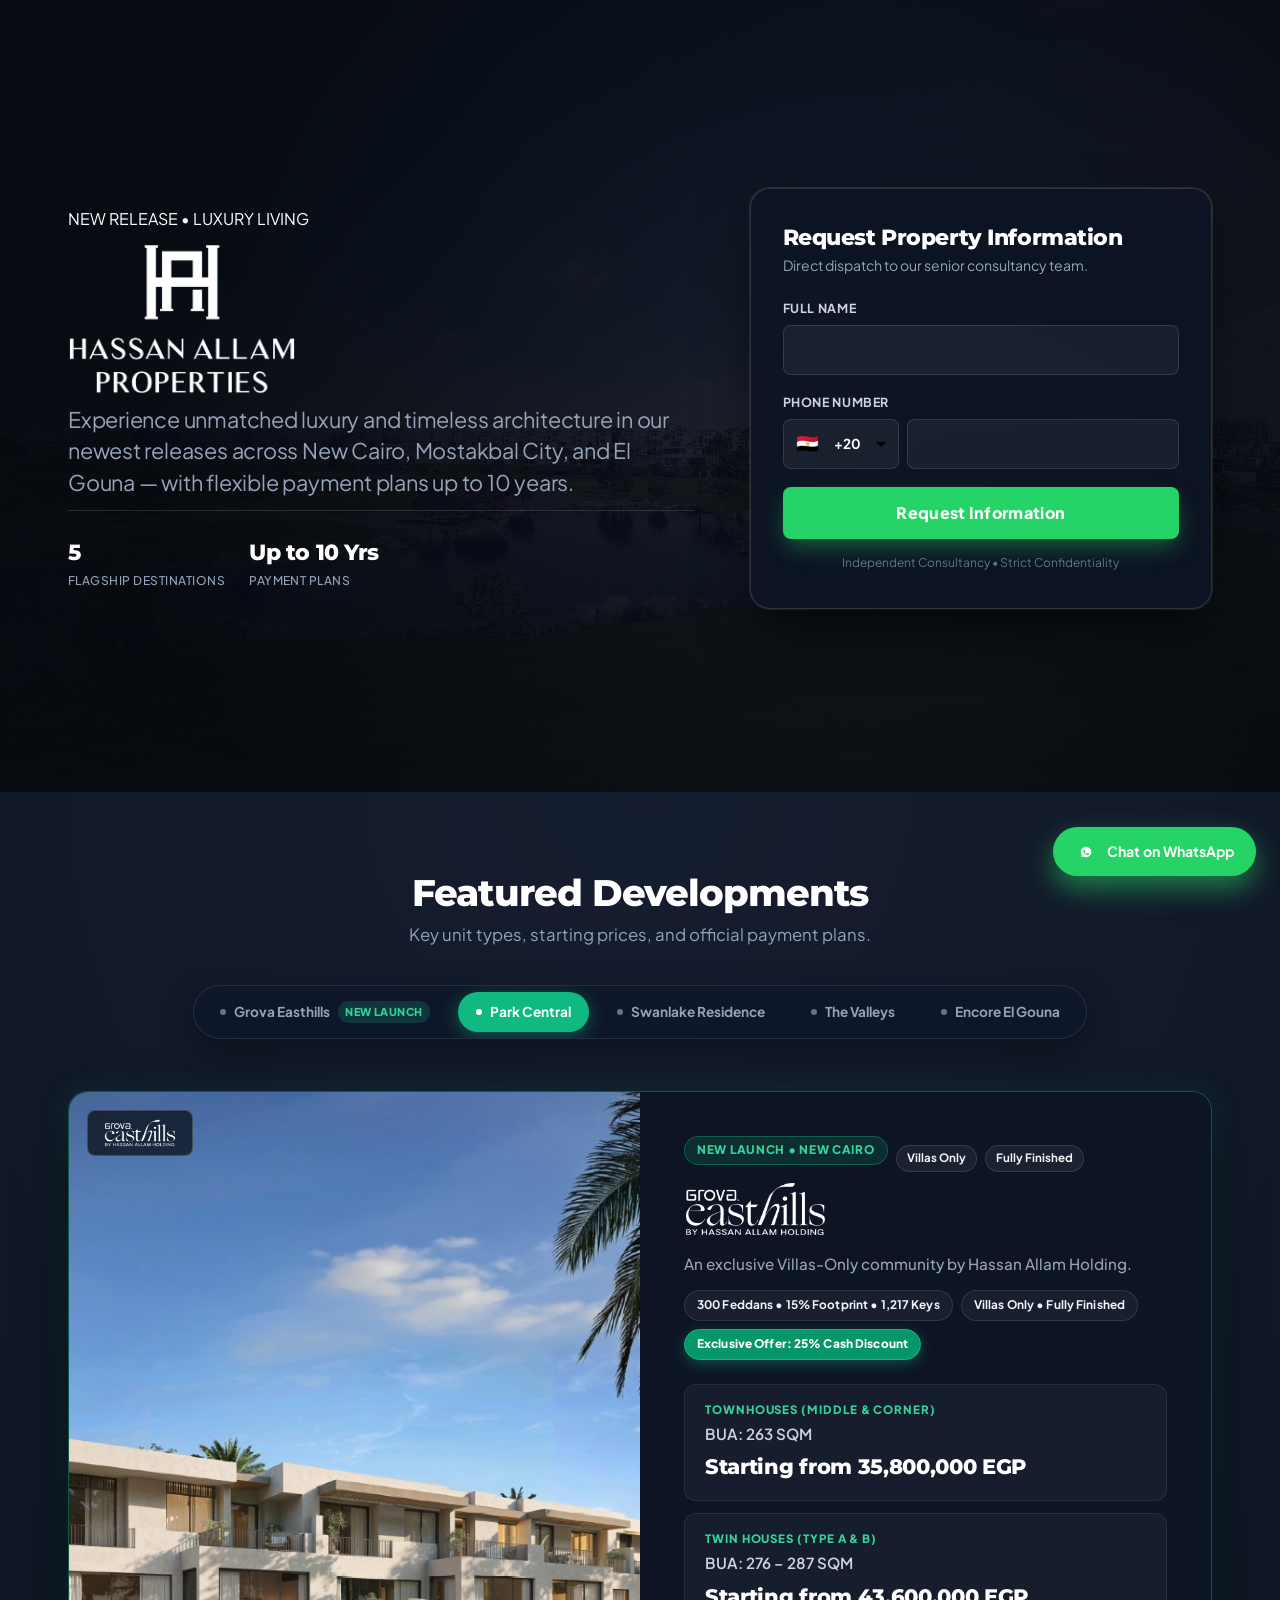
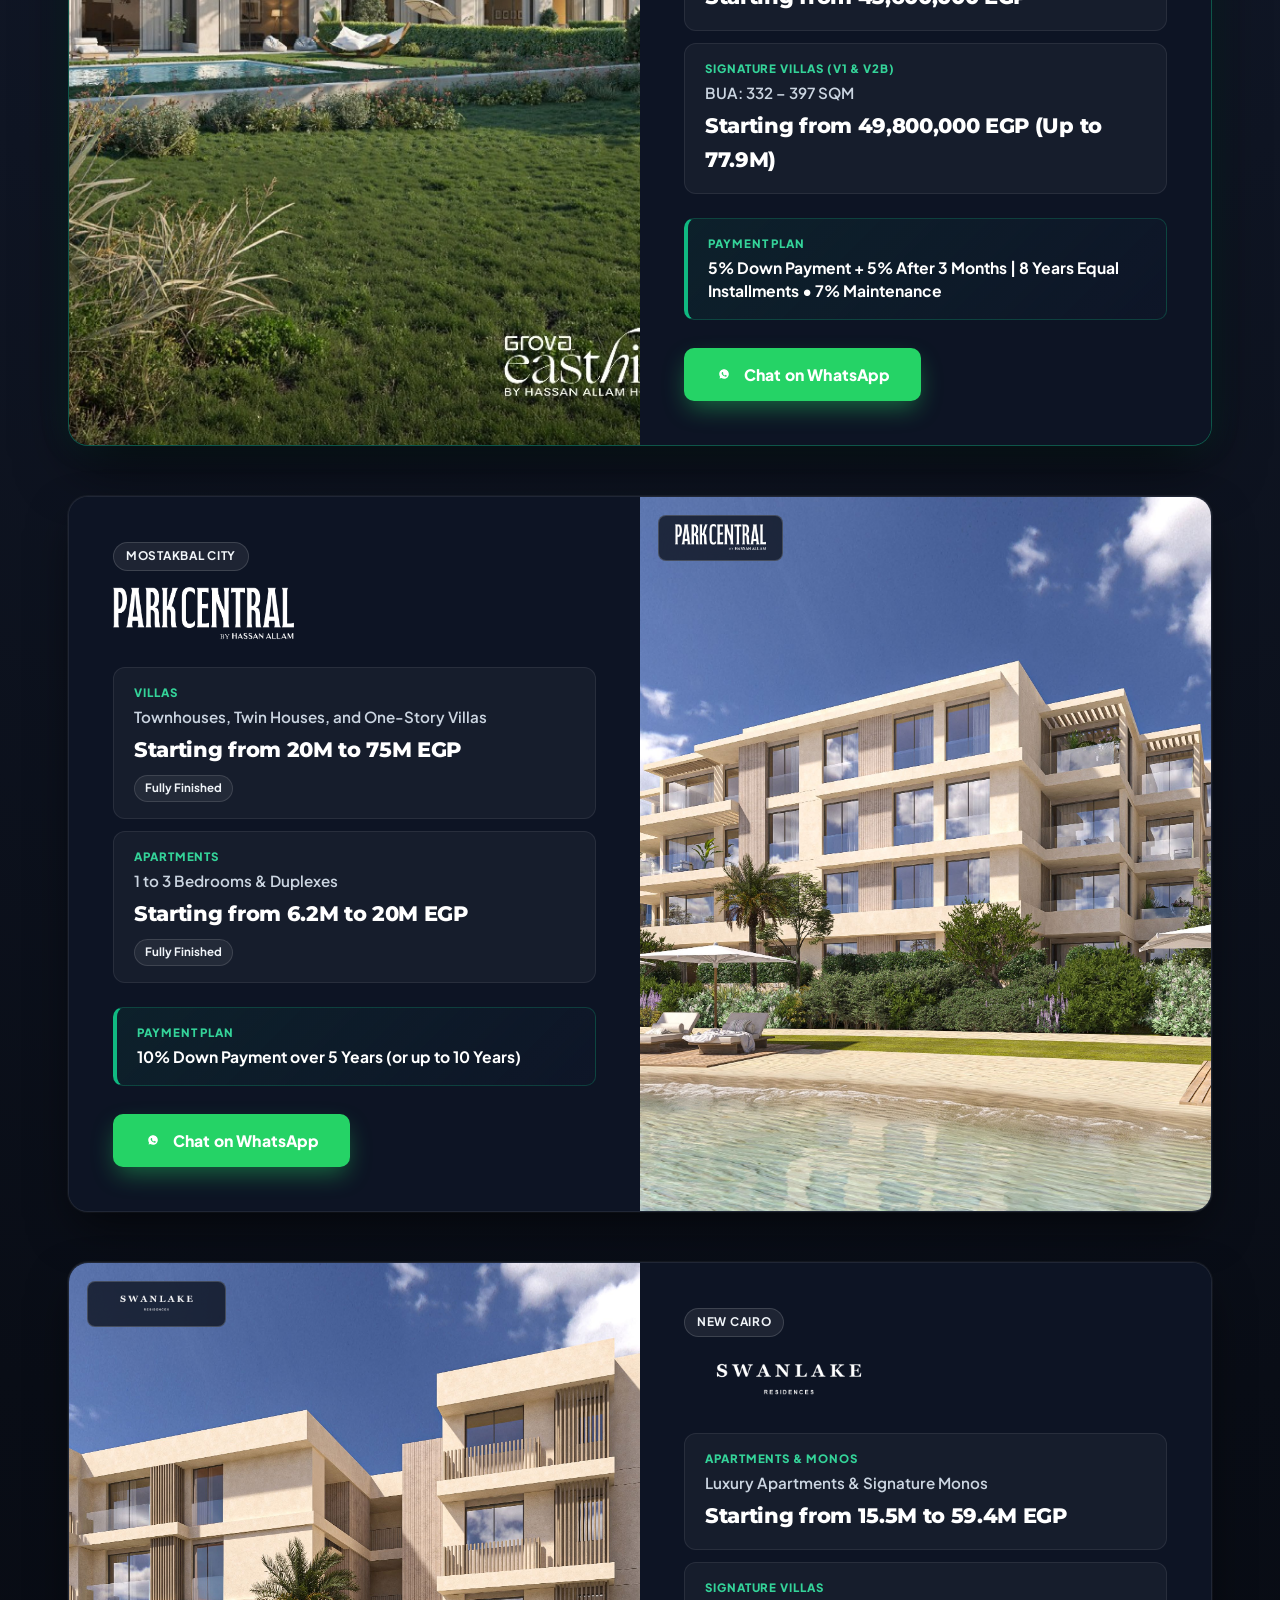
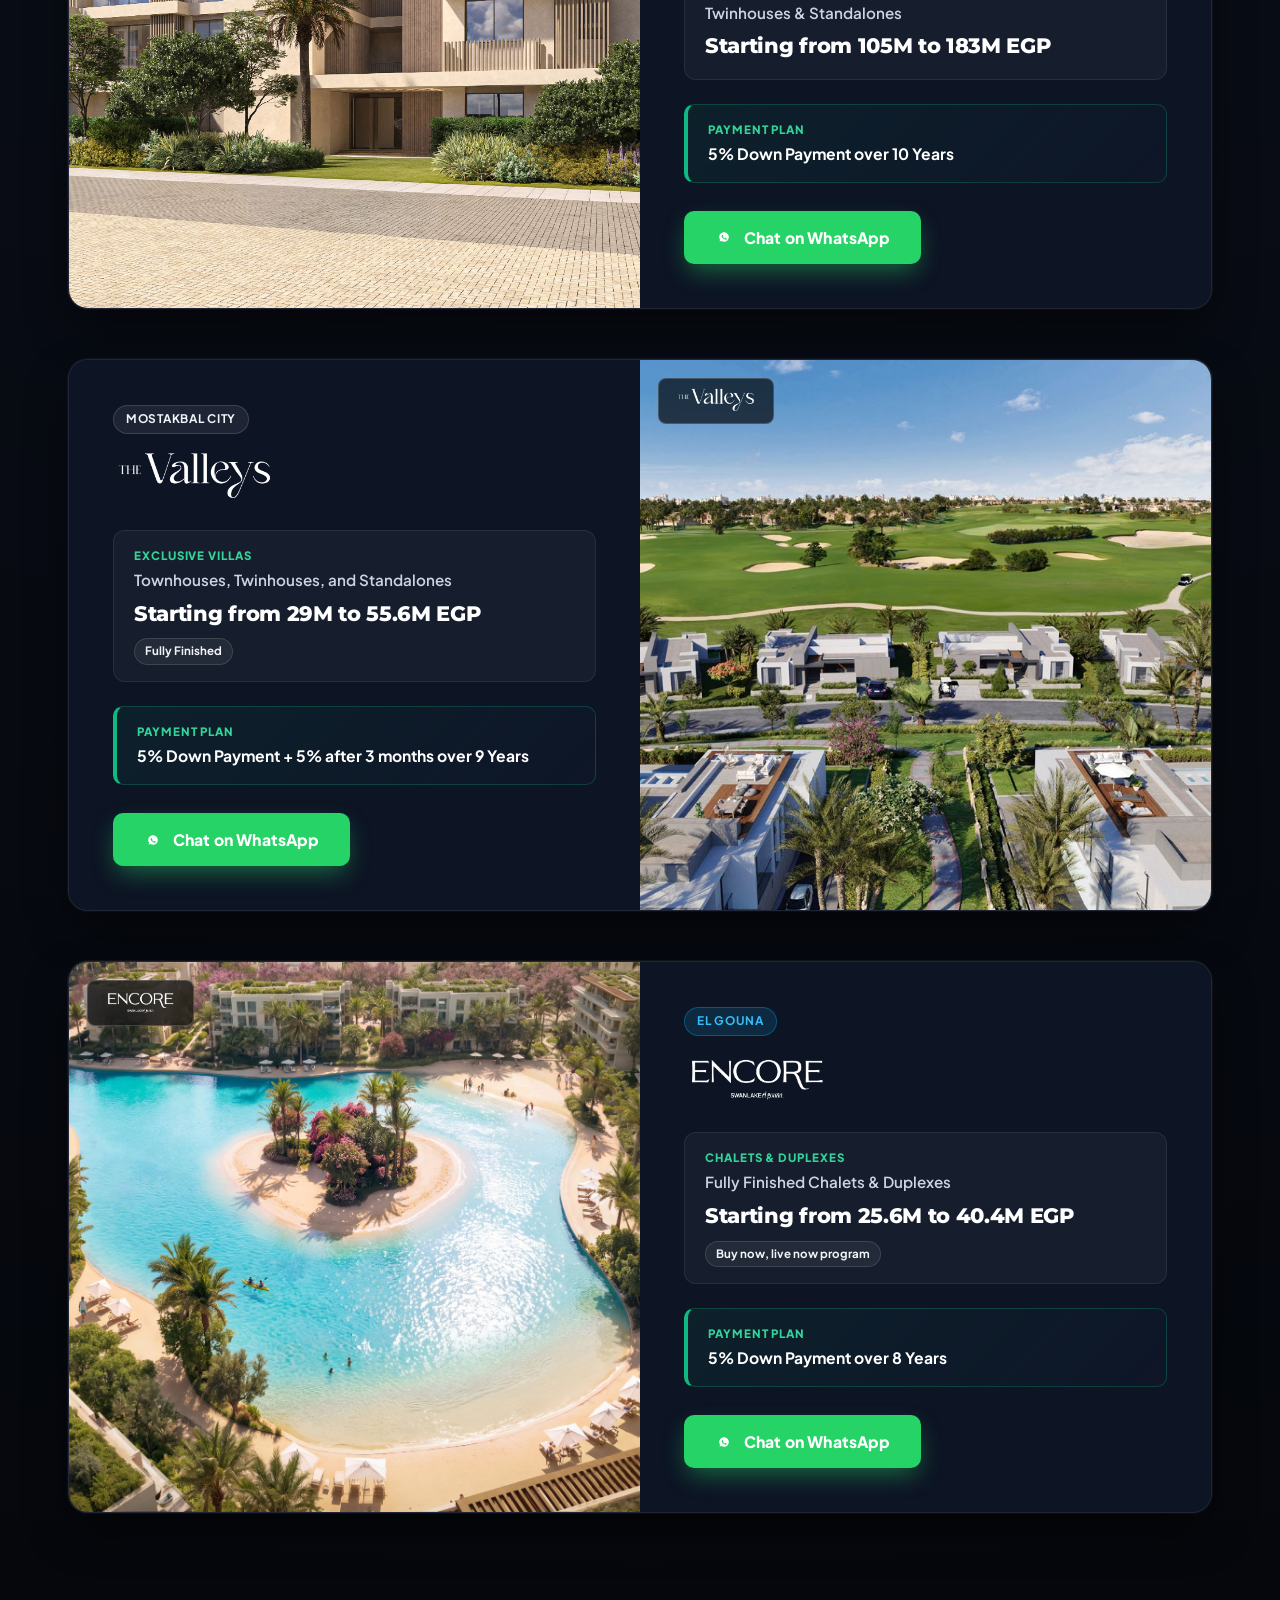
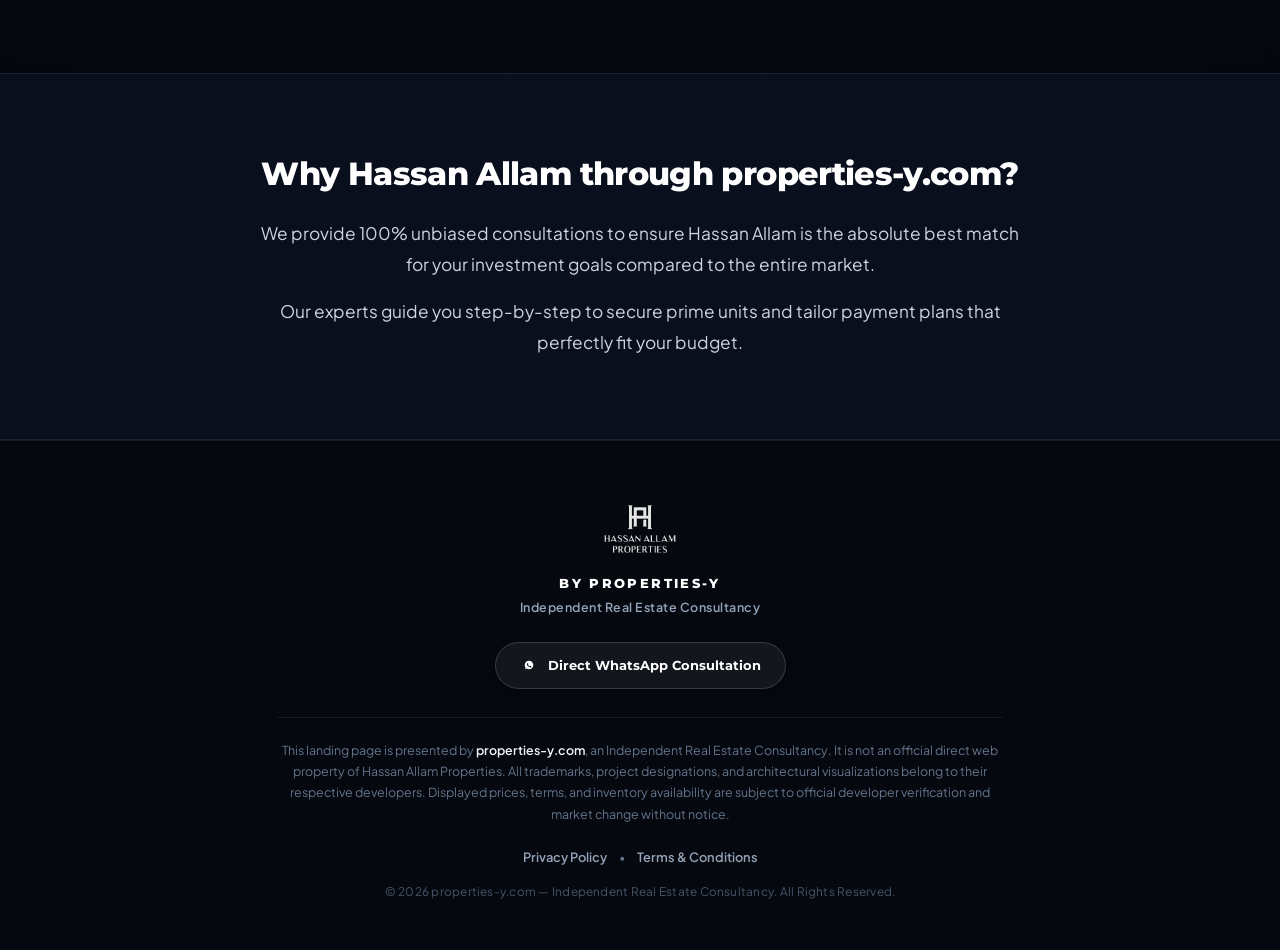
<file: hassan-allam/index.html>
<!DOCTYPE html>
<html lang="en">
<head>
  <!-- Google Tag Manager & Google Ads Tracking -->
  <script async src="https://www.googletagmanager.com/gtm.js?id=GTM-MKL52MWH"></script>
  <script async src="https://www.googletagmanager.com/gtag/js?id=AW-18564830215"></script>
  <script async src="https://www.googletagmanager.com/gtag/js?id=AW-18125180547"></script>
  <script>
    window.dataLayer = window.dataLayer || [];
    function gtag(){dataLayer.push(arguments);}
    gtag('js', new Date());

    gtag('config', 'AW-18564830215');
    gtag('config', 'AW-18125180547');

        var _lastWaConversionTime = 0;
    function gtag_report_conversion(url) {
      var now = Date.now();
      if (now - _lastWaConversionTime < 300) {
        return true;
      }
      _lastWaConversionTime = now;

      if (typeof gtag === 'function') {
        gtag('event', 'conversion', {
          'send_to': 'AW-18125180547/AZcICJes-qQcEIOd4cJD',
          'value': 1.0,
          'currency': 'EGP'
        });
        gtag('event', 'conversion', {
          'send_to': 'AW-18125180547',
          'value': 1.0,
          'currency': 'EGP'
        });
        gtag('event', 'contact', {
          'send_to': 'AW-18125180547',
          'method': 'WhatsApp',
          'event_category': 'WhatsApp',
          'event_label': 'WhatsApp Click'
        });
        gtag('event', 'whatsapp_click', {
          'send_to': 'AW-18125180547'
        });
        gtag('event', 'conversion', {
          'send_to': 'AW-18564830215/A7t2CIvYnLYdEIeos5RF',
          'value': 1.0,
          'currency': 'EGP'
        });
      }
      return true;
    }

    var _lastFormConversionTime = 0;
    function gtag_report_form_conversion() {
      var now = Date.now();
      if (now - _lastFormConversionTime < 500) {
        return true;
      }
      _lastFormConversionTime = now;

      if (typeof gtag === 'function') {
        gtag('event', 'conversion', {
          'send_to': 'AW-18125180547/AZcICJes-qQcEIOd4cJD',
          'value': 1.0,
          'currency': 'EGP'
        });
        gtag('event', 'conversion', {
          'send_to': 'AW-18125180547',
          'value': 1.0,
          'currency': 'EGP'
        });
        gtag('event', 'generate_lead', {
          'send_to': 'AW-18125180547',
          'value': 1.0,
          'currency': 'EGP',
          'event_category': 'form',
          'event_label': 'Lead Form Submission'
        });
        gtag('event', 'lead_form_submission', {
          'send_to': 'AW-18125180547'
        });
        gtag('event', 'conversion', {
          'send_to': 'AW-18564830215/A7t2CIvYnLYdEIeos5RF',
          'value': 1.0,
          'currency': 'EGP'
        });
      }
      return true;
    }
  </script>

  <meta charset="UTF-8">
  <meta name="viewport" content="width=device-width, initial-scale=1.0, maximum-scale=5.0">
  <title>Hassan Allam Properties – Exclusive Portfolio | properties-y.com</title>
  <meta name="description" content="Discover the exclusive Hassan Allam Properties portfolio: Park Central, The Valleys, Swanlake Residence New Cairo, and Encore Swanlake El Gouna. Independent consultancy by properties-y.">
  <meta name="theme-color" content="#05080E">

  <!-- Canonical & Open Graph -->
  <link rel="canonical" href="https://properties-y.com/hassan-allam/">
  <meta property="og:title" content="Hassan Allam Properties – Exclusive Portfolio | properties-y.com">
  <meta property="og:description" content="Discover the exclusive Hassan Allam Properties portfolio with flexible payment plans up to 10 years. Independent Real Estate Consultancy by properties-y.">
  <meta property="og:url" content="https://properties-y.com/hassan-allam/">
  <meta property="og:type" content="website">
  <meta property="og:image" content="/images/hassan-allam/hero-hap-cinematic.jpg">

  <link rel="icon" href="data:image/svg+xml,<svg xmlns='http://www.w3.org/2000/svg' viewBox='0 0 100 100'><text y='.9em' font-size='90' fill='%2310B981'>HAP</text></svg>">

  <!-- Google Fonts Preconnect & Premium Sans-Serif Fonts (Montserrat & Plus Jakarta Sans) -->
  <link rel="preconnect" href="https://fonts.googleapis.com">
  <link rel="preconnect" href="https://fonts.gstatic.com" crossorigin>
  <link rel="stylesheet" href="https://fonts.googleapis.com/css2?family=Montserrat:wght@400;500;600;700;800;900&family=Plus+Jakarta+Sans:wght@400;500;600;700;800&display=swap">

  <!-- Midnight Stealth Ultra-Luxury Stylesheet -->
  <link rel="stylesheet" href="/hassan-allam.css?v=20261124v1_prefooter">
</head>
<body>

  <div class="hap-page-wrapper">

    <!-- =========================================================================
         1. IMMERSIVE HERO SECTION WITH SLEEK FLOATING FORM CARD (STARTS DIRECTLY AT TOP: 0)
         ========================================================================= -->
    <section class="hap-hero" id="hero">
      <!-- Full-width cinematic background image -->
      <div class="hero-bg-layer">
        <img 
          src="/images/hassan-allam/hero-hap-cinematic.jpg" 
          alt="Hassan Allam Properties Ultra-Luxury Architecture"
          loading="eager"
        >
      </div>
      <div class="hero-gradient-overlay"></div>

      <div class="container hero-content-grid">
        <!-- Hero Text (Sleek, Bold, Expensive-Looking) -->
        <div class="hero-narrative">
          <div class="hero-badge-pill">
            <span class="hero-badge-dot"></span>
            <span>NEW RELEASE &bull; LUXURY LIVING</span>
          </div>

          <div class="hero-brand-logo-wrap">
            <img 
              src="/images/hassan-allam/logo-hassan-allam.png" 
              alt="Hassan Allam Properties" 
              class="hero-brand-logo"
            >
            <h1 class="sr-only">Hassan Allam Properties</h1>
          </div>
          <p class="hero-subtitle">Experience unmatched luxury and timeless architecture in our newest releases across New Cairo, Mostakbal City, and El Gouna — with flexible payment plans up to 10 years.</p>

          <div class="hero-trust-row">
            <div class="trust-item">
              <span class="trust-val">5</span>
              <span class="trust-lbl">Flagship Destinations</span>
            </div>
            <div class="trust-item">
              <span class="trust-val">Up to 10 Yrs</span>
              <span class="trust-lbl">Payment Plans</span>
            </div>
          </div>
        </div>

        <!-- Sleek Floating White Lead Capture Form Card -->
        <div class="lead-card-floating">
          <div class="card-heading">
            <h3>Request Property Information</h3>
            <p>Direct dispatch to our senior consultancy team.</p>
          </div>

          <form id="hapLeadForm">
            <!-- Full Name (Blank input, NO placeholder) -->
            <div class="field-group">
              <label for="leadFullName" class="field-label">Full Name</label>
              <input 
                type="text" 
                id="leadFullName" 
                class="field-input" 
                required 
                autocomplete="name"
              >
            </div>

            <!-- Phone Number (Split: Country code left with UTF-8 flags, blank input right) -->
            <div class="field-group">
              <label for="leadPhoneInput" class="field-label">Phone Number</label>
              <div class="phone-split-container">
                <!-- Country Trigger Button -->
                <button 
                  type="button" 
                  id="countryCodeTrigger" 
                  class="country-selector-btn" 
                  aria-expanded="false" 
                  aria-label="Select Country Code"
                >
                  <span id="triggerFlag" class="flag-icon">🇪🇬</span>
                  <span id="triggerDial" class="dial-text">+20</span>
                  <svg width="10" height="6" viewBox="0 0 10 6" fill="currentColor">
                    <path d="M1 1L5 5L9 1" stroke="currentColor" stroke-width="1.5" stroke-linecap="round" stroke-linejoin="round"/>
                  </svg>
                </button>

                <!-- Hidden Input for selected dial -->
                <input type="hidden" id="selectedDialInput" value="+20">

                <!-- Popover -->
                <div id="countryDropdownPopover" class="country-popover-panel">
                  <div class="country-filter-wrap">
                    <input 
                      type="text" 
                      id="countrySearchInput" 
                      class="country-filter-input" 
                      aria-label="Search Country"
                    >
                  </div>
                  <div id="countryOptionsContainer" class="country-items-scroll"></div>
                </div>

                <!-- Blank Phone Input (NO placeholder) -->
                <input 
                  type="tel" 
                  id="leadPhoneInput" 
                  class="field-input phone-main-input" 
                  required 
                  autocomplete="tel"
                >
              </div>
            </div>

            <!-- Solid Green Submit Button -->
            <button type="submit" id="leadSubmitBtn" class="btn-submit-action">
              <span>Request Information</span>
            </button>

            <p class="card-privacy-notice">
              Independent Consultancy • Strict Confidentiality
            </p>
          </form>
        </div>
      </div>
    </section>

    <!-- =========================================================================
         3. REFINED PROJECT DATA (ESSENTIALS ONLY — EXACTLY 4 PROJECTS)
         ========================================================================= -->
        <main class="portfolio-showcase-section">
      <div class="container">

        <div class="portfolio-header-block">
          <h2>Featured Developments</h2>
          <p>Key unit types, starting prices, and official payment plans.</p>
        </div>

        <!-- Quick Portfolio Jump Navigation Bar -->
        <nav class="portfolio-nav-bar" aria-label="Developments Quick Navigation">
          <div class="portfolio-nav-scroll">
            <a href="#grova-easthills" class="portfolio-nav-chip active">
              <span class="chip-dot"></span> Grova Easthills
              <span class="nav-chip-badge">New Launch</span>
            </a>
            <a href="#park-central" class="portfolio-nav-chip">
              <span class="chip-dot"></span> Park Central
            </a>
            <a href="#swanlake-residence" class="portfolio-nav-chip">
              <span class="chip-dot"></span> Swanlake Residence
            </a>
            <a href="#the-valleys" class="portfolio-nav-chip">
              <span class="chip-dot"></span> The Valleys
            </a>
            <a href="#encore-elgouna" class="portfolio-nav-chip">
              <span class="chip-dot"></span> Encore El Gouna
            </a>
          </div>
        </nav>

        <!-- =====================================================================
             SECTION 1: GROVA EASTHILLS (VILLAS ONLY COMMUNITY - FLAGSHIP LAUNCH)
             ===================================================================== -->
        <article class="project-showcase-card project-card-featured" id="grova-easthills">
          <div class="project-showcase-grid">
            <div class="project-visual-frame">
              <img 
                src="/images/hassan-allam/grova-easthills-villas.jpg?v=20261116v1" 
                alt="Grova Easthills by Hassan Allam" 
                loading="lazy"
              >
              <div class="visual-logo-watermark">
                <img src="/images/hassan-allam/logo-grova-easthills.png" alt="Grova Easthills">
              </div>
            </div>
            <div class="project-detail-panel">
              <div>
                <div class="panel-header">
                  <div class="panel-header-badges">
                    <span class="location-pill location-pill-launch">New Launch &bull; New Cairo</span>
                    <span class="spec-badge">Villas Only</span>
                    <span class="spec-badge">Fully Finished</span>
                  </div>

                  <div class="project-logo-wrap">
                    <img 
                      src="/images/hassan-allam/logo-grova-easthills-dark.png" 
                      alt="Grova Easthills by Hassan Allam" 
                      class="project-heading-logo"
                    >
                    <h3 class="sr-only">Grova Easthills</h3>
                  </div>

                  <p class="project-subtitle-lead">An exclusive Villas-Only community by Hassan Allam Holding.</p>

                  <div class="project-highlights-grid">
                    <span class="highlight-pill">300 Feddans &bull; 15% Footprint &bull; 1,217 Keys</span>
                    <span class="highlight-pill">Villas Only &bull; Fully Finished</span>
                    <span class="highlight-pill highlight-pill-discount">Exclusive Offer: 25% Cash Discount</span>
                  </div>
                </div>

                <div class="specs-overview-grid">
                  <div class="spec-tile">
                    <div class="spec-tag">Townhouses (Middle &amp; Corner)</div>
                    <div class="spec-inventory">BUA: 263 SQM</div>
                    <div class="spec-price-range">Starting from 35,800,000 EGP</div>
                  </div>

                  <div class="spec-tile">
                    <div class="spec-tag">Twin Houses (Type A &amp; B)</div>
                    <div class="spec-inventory">BUA: 276 &ndash; 287 SQM</div>
                    <div class="spec-price-range">Starting from 43,600,000 EGP</div>
                  </div>

                  <div class="spec-tile">
                    <div class="spec-tag">Signature Villas (V1 &amp; V2B)</div>
                    <div class="spec-inventory">BUA: 332 &ndash; 397 SQM</div>
                    <div class="spec-price-range">Starting from 49,800,000 EGP (Up to 77.9M)</div>
                  </div>
                </div>

                <div class="payment-terms-box">
                  <span class="terms-label">Payment Plan</span>
                  <div class="terms-description">5% Down Payment + 5% After 3 Months | 8 Years Equal Installments &bull; 7% Maintenance</div>
                </div>
              </div>

              <!-- CTA: Chat on WhatsApp (Solid Green #25D366) -->
              <a 
                href="https://wa.me/201277752731?text=Hello%2C%20I%20am%20inquiring%20about%20Grova%20Easthills%20by%20Hassan%20Allam" 
                target="_blank" 
                rel="noopener noreferrer" 
                class="btn-whatsapp-chat"
                onclick="return gtag_report_conversion(this.href);">
                <svg viewBox="0 0 24 24">
                  <path d="M12.031 6.172c-3.181 0-5.767 2.586-5.768 5.766-.001 1.298.38 2.27 1.019 3.287l-.582 2.128 2.182-.573c.978.58 1.911.928 3.145.929 3.178 0 5.767-2.587 5.768-5.766.001-3.187-2.575-5.771-5.764-5.771zm3.392 8.244c-.144.405-.837.774-1.17.824-.312.045-.634.05-1.92-.472-1.488-.604-2.457-2.125-2.531-2.224-.075-.099-.607-.808-.607-1.543s.385-1.096.521-1.246c.136-.149.297-.187.396-.187.099 0 .198.001.284.006.091.004.213-.035.333.253.124.298.423 1.033.46 1.107.037.075.062.162.012.261-.049.099-.074.161-.148.248-.075.087-.157.195-.224.262-.075.074-.153.155-.066.304.087.149.387.639.83 1.034.57.508 1.05.665 1.199.739.149.075.236.062.324-.037.087-.099.373-.434.472-.583.099-.149.198-.124.334-.075.137.049.868.409 1.017.483.149.074.248.112.285.174.037.062.037.36-.107.765z"/>
                </svg>
                <span>Chat on WhatsApp</span>
              </a>
            </div>
          </div>
        </article>

        <!-- =====================================================================
             SECTION 2: PARK CENTRAL (Mostakbal City) - REVERSE LAYOUT ON DESKTOP
             ===================================================================== -->
        <article class="project-showcase-card project-card-reverse" id="park-central">
          <div class="project-showcase-grid">
            <div class="project-visual-frame">
              <img 
                src="/images/hassan-allam/park-central-exterior.jpg" 
                alt="Park Central Mostakbal City" 
                loading="lazy"
              >
              <div class="visual-logo-watermark">
                <img src="/images/hassan-allam/logo-park-central.png" alt="Park Central">
              </div>
            </div>
            <div class="project-detail-panel">
              <div>
                <div class="panel-header">
                  <span class="location-pill">Mostakbal City</span>
                  <div class="project-logo-wrap">
                    <img 
                      src="/images/hassan-allam/logo-park-central-dark.png" 
                      alt="Park Central by Hassan Allam" 
                      class="project-heading-logo"
                    >
                    <h3 class="sr-only">Park Central</h3>
                  </div>
                </div>

                <div class="specs-overview-grid">
                  <div class="spec-tile">
                    <div class="spec-tag">Villas</div>
                    <div class="spec-inventory">Townhouses, Twin Houses, and One-Story Villas</div>
                    <div class="spec-price-range">Starting from 20M to 75M EGP</div>
                    <span class="spec-badge">Fully Finished</span>
                  </div>

                  <div class="spec-tile">
                    <div class="spec-tag">Apartments</div>
                    <div class="spec-inventory">1 to 3 Bedrooms & Duplexes</div>
                    <div class="spec-price-range">Starting from 6.2M to 20M EGP</div>
                    <span class="spec-badge">Fully Finished</span>
                  </div>
                </div>

                <div class="payment-terms-box">
                  <span class="terms-label">Payment Plan</span>
                  <div class="terms-description">10% Down Payment over 5 Years (or up to 10 Years)</div>
                </div>
              </div>

              <!-- CTA: Chat on WhatsApp (Solid Green #25D366) -->
              <a 
                href="https://wa.me/201277752731?text=Hello%20properties-y,%20I%20would%20like%20to%20inquire%20about%20Park%20Central%20Mostakbal%20City." 
                target="_blank" 
                rel="noopener noreferrer" 
                class="btn-whatsapp-chat"
                onclick="return gtag_report_conversion(this.href);">
                <svg viewBox="0 0 24 24">
                  <path d="M12.031 6.172c-3.181 0-5.767 2.586-5.768 5.766-.001 1.298.38 2.27 1.019 3.287l-.582 2.128 2.182-.573c.978.58 1.911.928 3.145.929 3.178 0 5.767-2.587 5.768-5.766.001-3.187-2.575-5.771-5.764-5.771zm3.392 8.244c-.144.405-.837.774-1.17.824-.312.045-.634.05-1.92-.472-1.488-.604-2.457-2.125-2.531-2.224-.075-.099-.607-.808-.607-1.543s.385-1.096.521-1.246c.136-.149.297-.187.396-.187.099 0 .198.001.284.006.091.004.213-.035.333.253.124.298.423 1.033.46 1.107.037.075.062.162.012.261-.049.099-.074.161-.148.248-.075.087-.157.195-.224.262-.075.074-.153.155-.066.304.087.149.387.639.83 1.034.57.508 1.05.665 1.199.739.149.075.236.062.324-.037.087-.099.373-.434.472-.583.099-.149.198-.124.334-.075.137.049.868.409 1.017.483.149.074.248.112.285.174.037.062.037.36-.107.765z"/>
                </svg>
                <span>Chat on WhatsApp</span>
              </a>
            </div>
          </div>
        </article>

        <!-- =====================================================================
             SECTION 3: SWANLAKE RESIDENCE (New Cairo)
             ===================================================================== -->
        <article class="project-showcase-card" id="swanlake-residence">
          <div class="project-showcase-grid">
            <div class="project-visual-frame">
              <img 
                src="/images/hassan-allam/swanlake-residence-apartments.jpg" 
                alt="Swanlake Residence New Cairo" 
                loading="lazy"
              >
              <div class="visual-logo-watermark">
                <img src="/images/hassan-allam/logo-swanlake-residence.png" alt="Swanlake Residence">
              </div>
            </div>
            <div class="project-detail-panel">
              <div>
                <div class="panel-header">
                  <span class="location-pill">New Cairo</span>
                  <div class="project-logo-wrap">
                    <img 
                      src="/images/hassan-allam/logo-swanlake-residence-dark.png" 
                      alt="Swanlake Residence" 
                      class="project-heading-logo"
                    >
                    <h3 class="sr-only">Swanlake Residence</h3>
                  </div>
                </div>

                <div class="specs-overview-grid">
                  <div class="spec-tile">
                    <div class="spec-tag">Apartments & Monos</div>
                    <div class="spec-inventory">Luxury Apartments & Signature Monos</div>
                    <div class="spec-price-range">Starting from 15.5M to 59.4M EGP</div>
                  </div>

                  <div class="spec-tile">
                    <div class="spec-tag">Signature Villas</div>
                    <div class="spec-inventory">Twinhouses & Standalones</div>
                    <div class="spec-price-range">Starting from 105M to 183M EGP</div>
                  </div>
                </div>

                <div class="payment-terms-box">
                  <span class="terms-label">Payment Plan</span>
                  <div class="terms-description">5% Down Payment over 10 Years</div>
                </div>
              </div>

              <!-- CTA: Chat on WhatsApp (Solid Green #25D366) -->
              <a 
                href="https://wa.me/201277752731?text=Hello%20properties-y,%20I%20would%20like%20to%20inquire%20about%20Swanlake%20Residence%20New%20Cairo." 
                target="_blank" 
                rel="noopener noreferrer" 
                class="btn-whatsapp-chat"
                onclick="return gtag_report_conversion(this.href);">
                <svg viewBox="0 0 24 24">
                  <path d="M12.031 6.172c-3.181 0-5.767 2.586-5.768 5.766-.001 1.298.38 2.27 1.019 3.287l-.582 2.128 2.182-.573c.978.58 1.911.928 3.145.929 3.178 0 5.767-2.587 5.768-5.766.001-3.187-2.575-5.771-5.764-5.771zm3.392 8.244c-.144.405-.837.774-1.17.824-.312.045-.634.05-1.92-.472-1.488-.604-2.457-2.125-2.531-2.224-.075-.099-.607-.808-.607-1.543s.385-1.096.521-1.246c.136-.149.297-.187.396-.187.099 0 .198.001.284.006.091.004.213-.035.333.253.124.298.423 1.033.46 1.107.037.075.062.162.012.261-.049.099-.074.161-.148.248-.075.087-.157.195-.224.262-.075.074-.153.155-.066.304.087.149.387.639.83 1.034.57.508 1.05.665 1.199.739.149.075.236.062.324-.037.087-.099.373-.434.472-.583.099-.149.198-.124.334-.075.137.049.868.409 1.017.483.149.074.248.112.285.174.037.062.037.36-.107.765z"/>
                </svg>
                <span>Chat on WhatsApp</span>
              </a>
            </div>
          </div>
        </article>

        <!-- =====================================================================
             SECTION 4: THE VALLEYS (Mostakbal City) - REVERSE LAYOUT ON DESKTOP
             ===================================================================== -->
        <article class="project-showcase-card project-card-reverse" id="the-valleys">
          <div class="project-showcase-grid">
            <div class="project-visual-frame">
              <img 
                src="/images/hassan-allam/the-valleys-villas.jpg" 
                alt="The Valleys Mostakbal City" 
                loading="lazy"
              >
              <div class="visual-logo-watermark">
                <img src="/images/hassan-allam/logo-the-valleys.png" alt="The Valleys">
              </div>
            </div>
            <div class="project-detail-panel">
              <div>
                <div class="panel-header">
                  <span class="location-pill">Mostakbal City</span>
                  <div class="project-logo-wrap">
                    <img 
                      src="/images/hassan-allam/logo-the-valleys-dark.png" 
                      alt="The Valleys" 
                      class="project-heading-logo"
                    >
                    <h3 class="sr-only">The Valleys</h3>
                  </div>
                </div>

                <div class="specs-overview-grid">
                  <div class="spec-tile">
                    <div class="spec-tag">Exclusive Villas</div>
                    <div class="spec-inventory">Townhouses, Twinhouses, and Standalones</div>
                    <div class="spec-price-range">Starting from 29M to 55.6M EGP</div>
                    <span class="spec-badge">Fully Finished</span>
                  </div>
                </div>

                <div class="payment-terms-box">
                  <span class="terms-label">Payment Plan</span>
                  <div class="terms-description">5% Down Payment + 5% after 3 months over 9 Years</div>
                </div>
              </div>

              <!-- CTA: Chat on WhatsApp (Solid Green #25D366) -->
              <a 
                href="https://wa.me/201277752731?text=Hello%20properties-y,%20I%20would%20like%20to%20inquire%20about%20The%20Valleys%20Mostakbal%20City." 
                target="_blank" 
                rel="noopener noreferrer" 
                class="btn-whatsapp-chat"
                onclick="return gtag_report_conversion(this.href);">
                <svg viewBox="0 0 24 24">
                  <path d="M12.031 6.172c-3.181 0-5.767 2.586-5.768 5.766-.001 1.298.38 2.27 1.019 3.287l-.582 2.128 2.182-.573c.978.58 1.911.928 3.145.929 3.178 0 5.767-2.587 5.768-5.766.001-3.187-2.575-5.771-5.764-5.771zm3.392 8.244c-.144.405-.837.774-1.17.824-.312.045-.634.05-1.92-.472-1.488-.604-2.457-2.125-2.531-2.224-.075-.099-.607-.808-.607-1.543s.385-1.096.521-1.246c.136-.149.297-.187.396-.187.099 0 .198.001.284.006.091.004.213-.035.333.253.124.298.423 1.033.46 1.107.037.075.062.162.012.261-.049.099-.074.161-.148.248-.075.087-.157.195-.224.262-.075.074-.153.155-.066.304.087.149.387.639.83 1.034.57.508 1.05.665 1.199.739.149.075.236.062.324-.037.087-.099.373-.434.472-.583.099-.149.198-.124.334-.075.137.049.868.409 1.017.483.149.074.248.112.285.174.037.062.037.36-.107.765z"/>
                </svg>
                <span>Chat on WhatsApp</span>
              </a>
            </div>
          </div>
        </article>

        <!-- =====================================================================
             SECTION 5: ENCORE SWANLAKE (El Gouna)
             ===================================================================== -->
        <article class="project-showcase-card" id="encore-elgouna">
          <div class="project-showcase-grid">
            <div class="project-visual-frame">
              <img 
                src="/images/hassan-allam/encore-elgouna-lagoon.jpg" 
                alt="Encore Swanlake El Gouna" 
                loading="lazy"
              >
              <div class="visual-logo-watermark">
                <img src="/images/hassan-allam/logo-encore-swanlake.png" alt="Encore Swanlake">
              </div>
            </div>
            <div class="project-detail-panel">
              <div>
                <div class="panel-header">
                  <span class="location-pill location-pill-gouna">El Gouna</span>
                  <div class="project-logo-wrap">
                    <img 
                      src="/images/hassan-allam/logo-encore-swanlake-dark.png" 
                      alt="Encore Swanlake El Gouna" 
                      class="project-heading-logo"
                    >
                    <h3 class="sr-only">Encore Swanlake</h3>
                  </div>
                </div>

                <div class="specs-overview-grid">
                  <div class="spec-tile">
                    <div class="spec-tag">Chalets & Duplexes</div>
                    <div class="spec-inventory">Fully Finished Chalets & Duplexes</div>
                    <div class="spec-price-range">Starting from 25.6M to 40.4M EGP</div>
                    <span class="spec-badge">Buy now, live now program</span>
                  </div>
                </div>

                <div class="payment-terms-box">
                  <span class="terms-label">Payment Plan</span>
                  <div class="terms-description">5% Down Payment over 8 Years</div>
                </div>
              </div>

              <!-- CTA: Chat on WhatsApp (Solid Green #25D366) -->
              <a 
                href="https://wa.me/201277752731?text=Hello%20properties-y,%20I%20would%20like%20to%20inquire%20about%20Encore%20Swanlake%20El%20Gouna." 
                target="_blank" 
                rel="noopener noreferrer" 
                class="btn-whatsapp-chat"
                onclick="return gtag_report_conversion(this.href);">
                <svg viewBox="0 0 24 24">
                  <path d="M12.031 6.172c-3.181 0-5.767 2.586-5.768 5.766-.001 1.298.38 2.27 1.019 3.287l-.582 2.128 2.182-.573c.978.58 1.911.928 3.145.929 3.178 0 5.767-2.587 5.768-5.766.001-3.187-2.575-5.771-5.764-5.771zm3.392 8.244c-.144.405-.837.774-1.17.824-.312.045-.634.05-1.92-.472-1.488-.604-2.457-2.125-2.531-2.224-.075-.099-.607-.808-.607-1.543s.385-1.096.521-1.246c.136-.149.297-.187.396-.187.099 0 .198.001.284.006.091.004.213-.035.333.253.124.298.423 1.033.46 1.107.037.075.062.162.012.261-.049.099-.074.161-.148.248-.075.087-.157.195-.224.262-.075.074-.153.155-.066.304.087.149.387.639.83 1.034.57.508 1.05.665 1.199.739.149.075.236.062.324-.037.087-.099.373-.434.472-.583.099-.149.198-.124.334-.075.137.049.868.409 1.017.483.149.074.248.112.285.174.037.062.037.36-.107.765z"/>
                </svg>
                <span>Chat on WhatsApp</span>
              </a>
            </div>
          </div>
        </article>
      </div>
    </main>

    <!-- =========================================================================
         4. PRE-FOOTER SECTION (WHY HASSAN ALLAM THROUGH PROPERTIES-Y)
         ========================================================================= -->
    <section class="why-prefooter-section">
      <div class="container why-prefooter-container">
        <h2 class="why-prefooter-title">
          Why Hassan Allam through properties-y.com?
        </h2>
        <p class="why-prefooter-text">
          We provide 100% unbiased consultations to ensure Hassan Allam is the absolute best match for your investment goals compared to the entire market.
        </p>
        <p class="why-prefooter-text">
          Our experts guide you step-by-step to secure prime units and tailor payment plans that perfectly fit your budget.
        </p>
      </div>
    </section>

    <!-- =========================================================================
         5. ULTRA-LUXURY EDITORIAL FOOTER & COMPLIANCE
         ========================================================================= -->
    <footer class="hap-footer">
      <div class="container footer-inner-container">
        <!-- Master Brand Mark -->
        <img 
          src="/images/hassan-allam/logo-hassan-allam-dark.png" 
          alt="Hassan Allam Properties Official Logo" 
          class="footer-brand-logo"
          loading="lazy"
        >

        <!-- Signature & Positioning Bar -->
        <div class="footer-signature-bar">
          By properties-y
        </div>
        <div class="footer-consultancy-badge">
          Independent Real Estate Consultancy
        </div>

        <!-- Elegant WhatsApp Advisory Action (No raw phone number text) -->
        <a 
          href="https://wa.me/201277752731?text=Hello%20properties-y,%20I%20would%20like%20to%20inquire%20about%20the%20Hassan%20Allam%20Properties%20portfolio." 
          target="_blank" 
          rel="noopener noreferrer" 
          class="footer-consultation-btn"
         onclick="return gtag_report_conversion(this.href);">
          <svg viewBox="0 0 24 24" class="footer-btn-wa-icon" aria-hidden="true">
            <path d="M12.031 6.172c-3.181 0-5.767 2.586-5.768 5.766-.001 1.298.38 2.27 1.019 3.287l-.582 2.128 2.182-.573c.978.58 1.911.928 3.145.929 3.178 0 5.767-2.587 5.768-5.766.001-3.187-2.575-5.771-5.764-5.771zm3.392 8.244c-.144.405-.837.774-1.17.824-.312.045-.634.05-1.92-.472-1.488-.604-2.457-2.125-2.531-2.224-.075-.099-.607-.808-.607-1.543s.385-1.096.521-1.246c.136-.149.297-.187.396-.187.099 0 .198.001.284.006.091.004.213-.035.333.253.124.298.423 1.033.46 1.107.037.075.062.162.012.261-.049.099-.074.161-.148.248-.075.087-.157.195-.224.262-.075.074-.153.155-.066.304.087.149.387.639.83 1.034.57.508 1.05.665 1.199.739.149.075.236.062.324-.037.087-.099.373-.434.472-.583.099-.149.198-.124.334-.075.137.049.868.409 1.017.483.149.074.248.112.285.174.037.062.037.36-.107.765z"/>
          </svg>
          <span>Direct WhatsApp Consultation</span>
        </a>

        <!-- Compliance & Transparency Text -->
        <p class="footer-compliance-text">
          This landing page is presented by <strong>properties-y.com</strong>, an Independent Real Estate Consultancy. It is not an official direct web property of Hassan Allam Properties. All trademarks, project designations, and architectural visualizations belong to their respective developers. Displayed prices, terms, and inventory availability are subject to official developer verification and market change without notice.
        </p>

        <!-- Legal Links -->
        <div class="footer-legal-links">
          <a href="/privacy-policy">Privacy Policy</a>
          <span class="footer-legal-sep">&bull;</span>
          <a href="/terms-conditions">Terms &amp; Conditions</a>
        </div>

        <!-- Copyright -->
        <div class="footer-copyright-line">
          &copy; 2026 properties-y.com &mdash; Independent Real Estate Consultancy. All Rights Reserved.
        </div>
      </div>
    </footer>

    <!-- =========================================================================
         5. FLOATING WHATSAPP BUTTON (+201277752731)
         ========================================================================= -->
    <a 
      href="https://wa.me/201277752731?text=Hello%20properties-y,%20I%20would%20like%20to%20inquire%20about%20the%20Hassan%20Allam%20portfolio." 
      target="_blank" 
      rel="noopener noreferrer" 
      class="floating-whatsapp-widget" 
      aria-label="Direct WhatsApp Consultation"
     onclick="return gtag_report_conversion(this.href);">
      <svg viewBox="0 0 24 24">
        <path d="M12.031 6.172c-3.181 0-5.767 2.586-5.768 5.766-.001 1.298.38 2.27 1.019 3.287l-.582 2.128 2.182-.573c.978.58 1.911.928 3.145.929 3.178 0 5.767-2.587 5.768-5.766.001-3.187-2.575-5.771-5.764-5.771zm3.392 8.244c-.144.405-.837.774-1.17.824-.312.045-.634.05-1.92-.472-1.488-.604-2.457-2.125-2.531-2.224-.075-.099-.607-.808-.607-1.543s.385-1.096.521-1.246c.136-.149.297-.187.396-.187.099 0 .198.001.284.006.091.004.213-.035.333.253.124.298.423 1.033.46 1.107.037.075.062.162.012.261-.049.099-.074.161-.148.248-.075.087-.157.195-.224.262-.075.074-.153.155-.066.304.087.149.387.639.83 1.034.57.508 1.05.665 1.199.739.149.075.236.062.324-.037.087-.099.373-.434.472-.583.099-.149.198-.124.334-.075.137.049.868.409 1.017.483.149.074.248.112.285.174.037.062.037.36-.107.765z"/>
      </svg>
      <span class="widget-label">Chat on WhatsApp</span>
    </a>

    <!-- =========================================================================
         6. SUCCESS MODAL OVERLAY (EXACT REQUIRED TEXT)
         ========================================================================= -->
    <div id="successModalOverlay" class="modal-overlay success-modal-overlay" role="dialog" aria-modal="true" aria-labelledby="modalClientTitle">
      <div class="modal-dialog-card success-modal-card">
        <div class="modal-success-icon modal-icon">
          <svg viewBox="0 0 24 24" fill="none" stroke="currentColor" stroke-width="2.5" stroke-linecap="round" stroke-linejoin="round">
            <path d="M22 11.08V12a10 10 0 1 1-5.93-9.14"></path>
            <polyline points="22 4 12 14.01 9 11.01"></polyline>
          </svg>
        </div>

        <h3 id="modalClientTitle" class="modal-header-title modal-title">Registration Received</h3>

        <!-- VERBATIM REQUIRED TEXT:
             "Thank you {name}! Your registration has been securely dispatched to our senior consultancy team. A dedicated property advisor will contact you shortly with full brochures, master plans, and unit availability." -->
        <p class="modal-body-text modal-message">
          Thank you <strong id="modalClientName">there</strong>! Your registration has been securely dispatched to our senior consultancy team. A dedicated property advisor will contact you shortly with full brochures, master plans, and unit availability.
        </p>

        <!-- SOLID GREEN "CHAT ON WHATSAPP" BUTTON -->
        <a 
          href="https://wa.me/201277752731" 
          id="modalWhatsappAction" 
          target="_blank" 
          rel="noopener noreferrer" 
          class="btn-modal-whatsapp btn-modal-wa"
         onclick="return gtag_report_conversion(this.href);">
          <svg viewBox="0 0 24 24">
            <path d="M12.031 6.172c-3.181 0-5.767 2.586-5.768 5.766-.001 1.298.38 2.27 1.019 3.287l-.582 2.128 2.182-.573c.978.58 1.911.928 3.145.929 3.178 0 5.767-2.587 5.768-5.766.001-3.187-2.575-5.771-5.764-5.771zm3.392 8.244c-.144.405-.837.774-1.17.824-.312.045-.634.05-1.92-.472-1.488-.604-2.457-2.125-2.531-2.224-.075-.099-.607-.808-.607-1.543s.385-1.096.521-1.246c.136-.149.297-.187.396-.187.099 0 .198.001.284.006.091.004.213-.035.333.253.124.298.423 1.033.46 1.107.037.075.062.162.012.261-.049.099-.074.161-.148.248-.075.087-.157.195-.224.262-.075.074-.153.155-.066.304.087.149.387.639.83 1.034.57.508 1.05.665 1.199.739.149.075.236.062.324-.037.087-.099.373-.434.472-.583.099-.149.198-.124.334-.075.137.049.868.409 1.017.483.149.074.248.112.285.174.037.062.037.36-.107.765z"/>
          </svg>
          <span>CHAT ON WHATSAPP</span>
        </a>

        <!-- CLOSE WINDOW LINK -->
        <button type="button" id="modalCloseButton" class="btn-modal-dismiss modal-close-link">
          Close Window
        </button>
      </div>
    </div>

  </div>

  <!-- Interactive Logic -->
  <script src="/hassan-allam.js?v=20261123v4_fixscroll"></script>
</body>
</html>
</file>
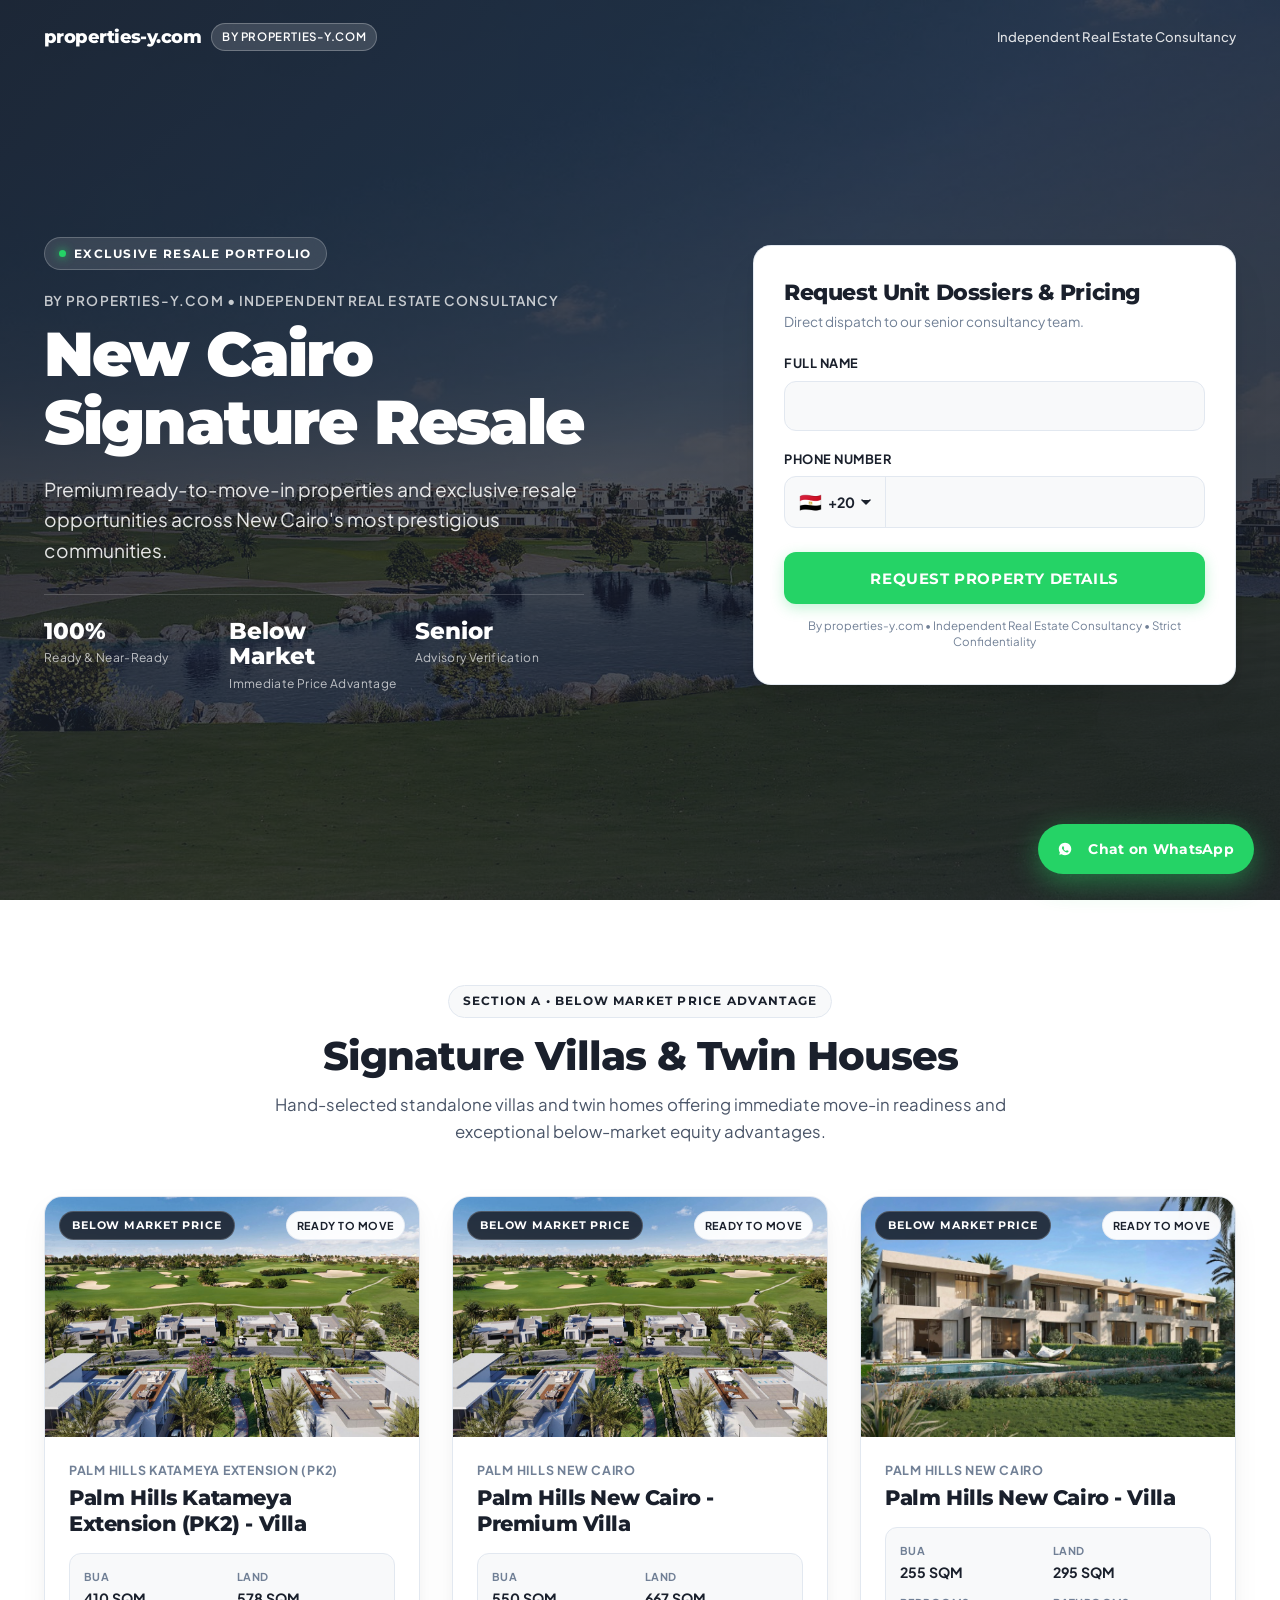
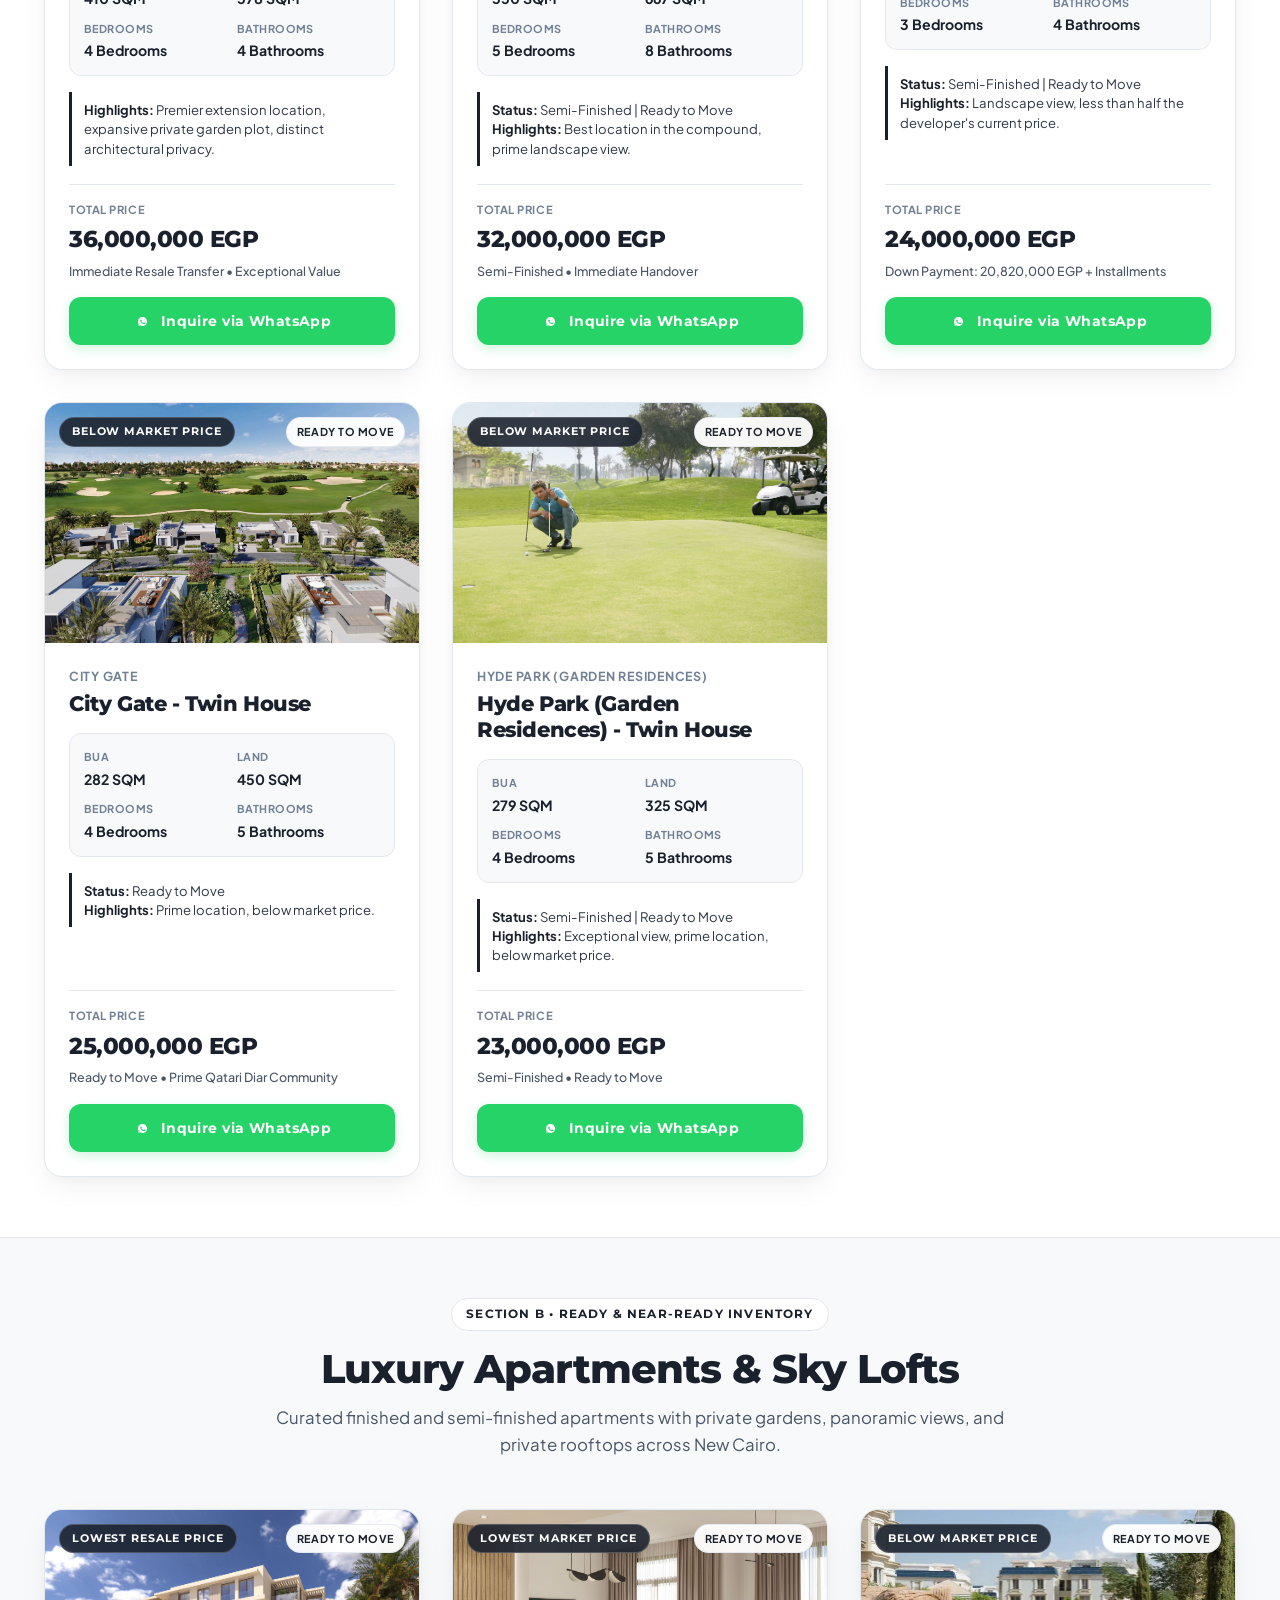
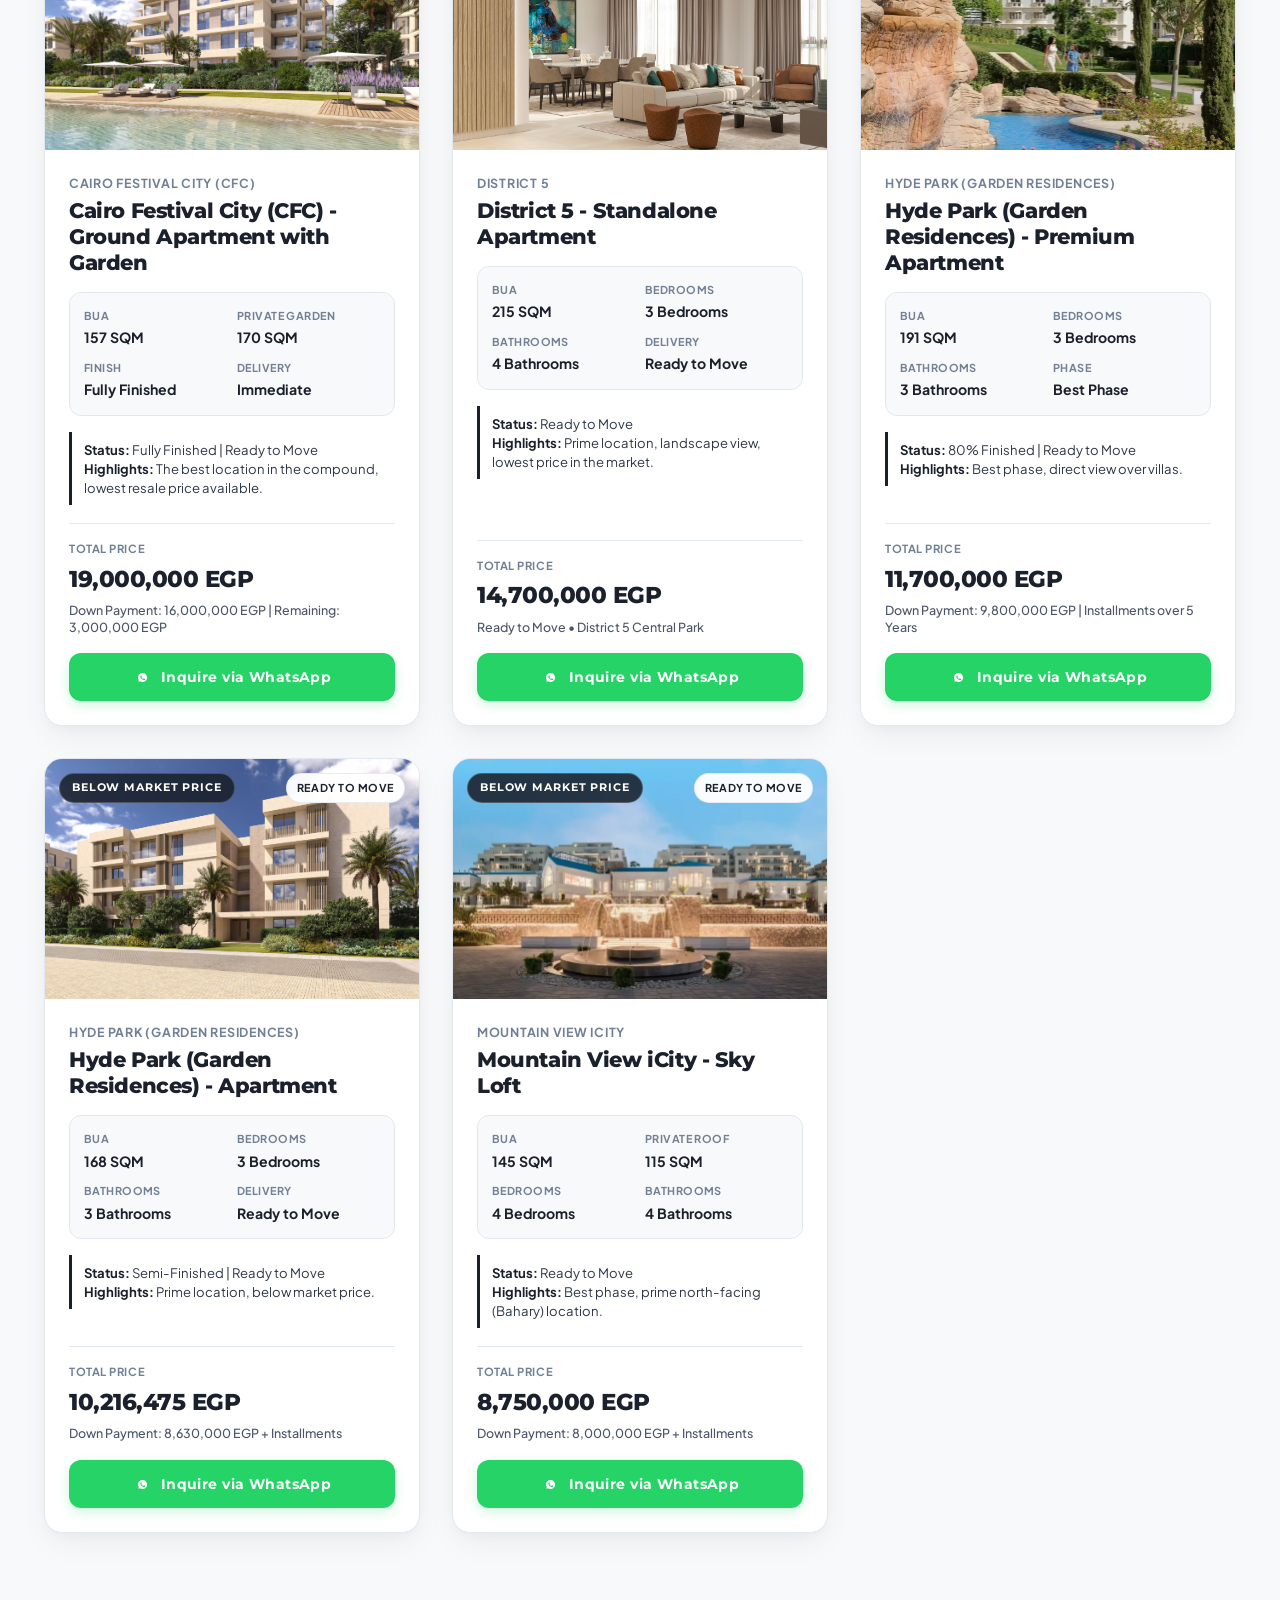
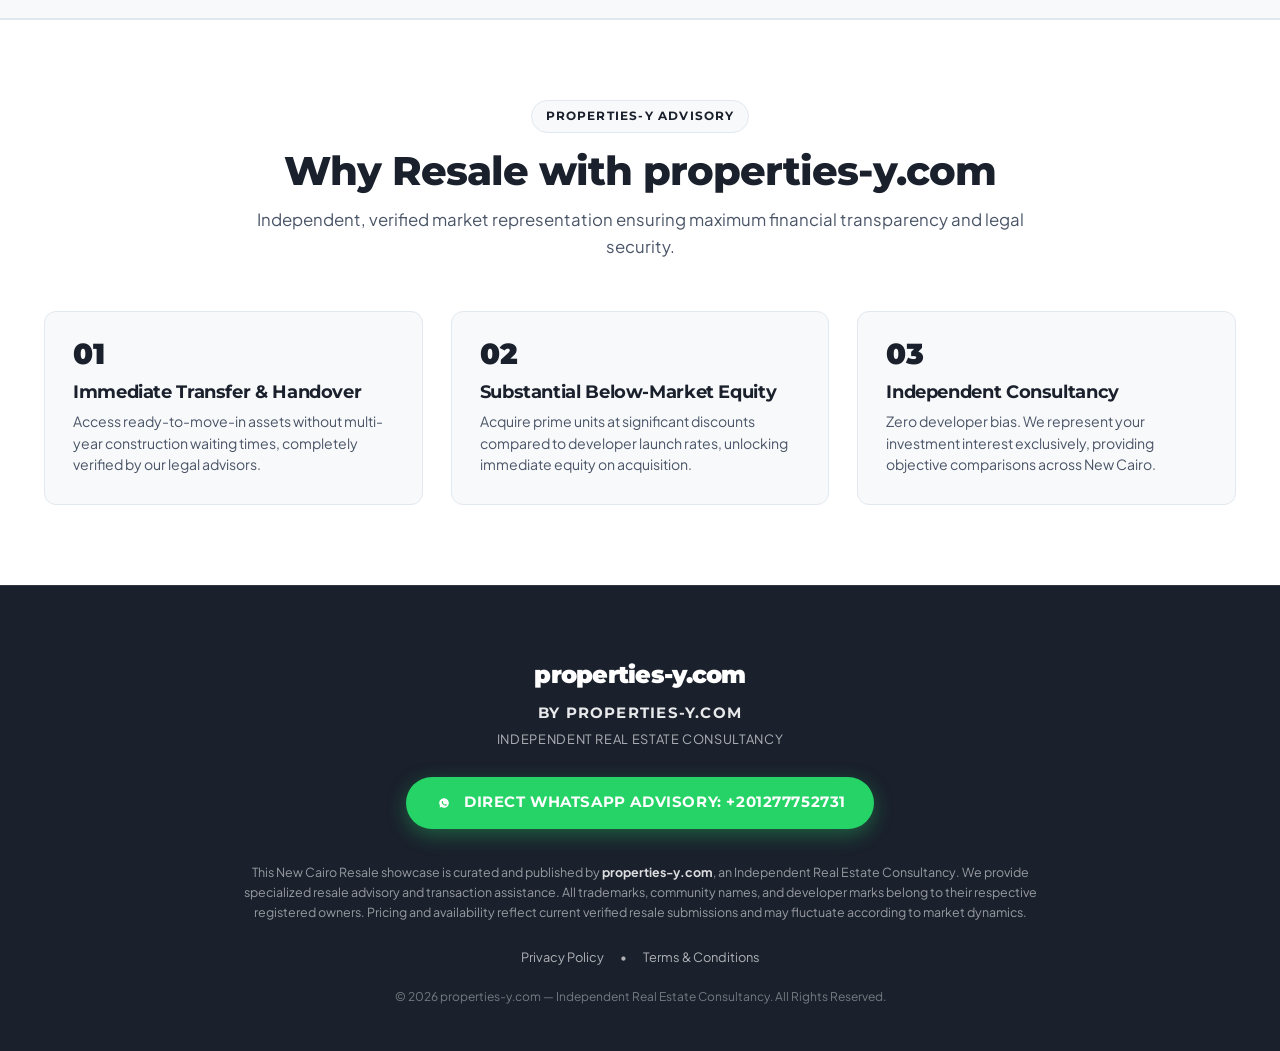
<file: resale-new-cairo/index.html>
<!DOCTYPE html>
<html lang="en">
<head>
  <!-- Google Tag Manager & Google Ads Tracking -->
  <script async src="https://www.googletagmanager.com/gtm.js?id=GTM-MKL52MWH"></script>
  <script async src="https://www.googletagmanager.com/gtag/js?id=AW-18564830215"></script>
  <script async src="https://www.googletagmanager.com/gtag/js?id=AW-18125180547"></script>
  <script>
    window.dataLayer = window.dataLayer || [];
    function gtag(){dataLayer.push(arguments);}
    gtag('js', new Date());

    gtag('config', 'AW-18564830215');
    gtag('config', 'AW-18125180547');

    var _lastWaConversionTime = 0;
    function gtag_report_conversion(url) {
      var now = Date.now();
      if (now - _lastWaConversionTime < 300) {
        return true;
      }
      _lastWaConversionTime = now;

      if (typeof gtag === 'function') {
        gtag('event', 'conversion', {
          'send_to': 'AW-18125180547/AZcICJes-qQcEIOd4cJD',
          'value': 1.0,
          'currency': 'EGP'
        });
        gtag('event', 'conversion', {
          'send_to': 'AW-18125180547',
          'value': 1.0,
          'currency': 'EGP'
        });
        gtag('event', 'contact', {
          'send_to': 'AW-18125180547',
          'method': 'WhatsApp',
          'event_category': 'WhatsApp',
          'event_label': 'WhatsApp Click'
        });
        gtag('event', 'whatsapp_click', {
          'send_to': 'AW-18125180547'
        });
        gtag('event', 'conversion', {
          'send_to': 'AW-18564830215/A7t2CIvYnLYdEIeos5RF',
          'value': 1.0,
          'currency': 'EGP'
        });
      }
      return true;
    }

    var _lastFormConversionTime = 0;
    function gtag_report_form_conversion() {
      var now = Date.now();
      if (now - _lastFormConversionTime < 500) {
        return true;
      }
      _lastFormConversionTime = now;

      if (typeof gtag === 'function') {
        gtag('event', 'conversion', {
          'send_to': 'AW-18125180547/AZcICJes-qQcEIOd4cJD',
          'value': 1.0,
          'currency': 'EGP'
        });
        gtag('event', 'conversion', {
          'send_to': 'AW-18125180547',
          'value': 1.0,
          'currency': 'EGP'
        });
        gtag('event', 'generate_lead', {
          'send_to': 'AW-18125180547',
          'value': 1.0,
          'currency': 'EGP',
          'event_category': 'form',
          'event_label': 'Resale Lead Form Submission'
        });
        gtag('event', 'lead_form_submission', {
          'send_to': 'AW-18125180547'
        });
        gtag('event', 'conversion', {
          'send_to': 'AW-18564830215/A7t2CIvYnLYdEIeos5RF',
          'value': 1.0,
          'currency': 'EGP'
        });
      }
      return true;
    }
  </script>

  <meta charset="UTF-8">
  <meta name="viewport" content="width=device-width, initial-scale=1.0, maximum-scale=5.0">
  <title>New Cairo Signature Resale – Exclusive Portfolio | properties-y.com</title>
  <meta name="description" content="Explore the exclusive New Cairo resale portfolio: Palm Hills, City Gate, Hyde Park, Cairo Festival City, District 5, and Mountain View iCity. Independent consultancy by properties-y.com.">
  <meta name="theme-color" content="#FFFFFF">

  <!-- Canonical & Open Graph -->
  <link rel="canonical" href="https://properties-y.com/resale-new-cairo/">
  <meta property="og:title" content="New Cairo Signature Resale – Exclusive Portfolio | properties-y.com">
  <meta property="og:description" content="Premium ready-to-move-in properties and exclusive resale opportunities across New Cairo's most prestigious communities. Independent Real Estate Consultancy by properties-y.com.">
  <meta property="og:url" content="https://properties-y.com/resale-new-cairo/">
  <meta property="og:type" content="website">
  <meta property="og:image" content="/images/city-gate/hero-masterview.jpg">

  <link rel="icon" href="data:image/svg+xml,<svg xmlns='http://www.w3.org/2000/svg' viewBox='0 0 100 100'><text y='.9em' font-size='90' fill='%231A202C'>PY</text></svg>">

  <!-- Premium Sans-Serif Fonts (Montserrat, Plus Jakarta Sans, Inter) -->
  <link rel="preconnect" href="https://fonts.googleapis.com">
  <link rel="preconnect" href="https://fonts.gstatic.com" crossorigin>
  <link rel="stylesheet" href="https://fonts.googleapis.com/css2?family=Montserrat:wght@400;500;600;700;800;900&family=Plus+Jakarta+Sans:wght@300;400;500;600;700;800&family=Inter:wght@400;500;600;700&display=swap">

  <!-- Modern Ultra-Luxury Stylesheet -->
  <link rel="stylesheet" href="/resale-new-cairo.css">
</head>
<body>

  <div class="resale-page-wrapper">

    <!-- =========================================================================
         1. TOP MINIMALIST NAV / BRANDING BAR
         ========================================================================= -->
    <header class="resale-top-nav">
      <div class="container resale-nav-inner">
        <a href="/resale-new-cairo/" class="resale-brand-mark">
          <span class="brand-domain-tag">properties-y.com</span>
          <span class="brand-badge-pill">By properties-y.com</span>
        </a>
        <div class="resale-nav-actions">
          <span class="nav-consultancy-link">Independent Real Estate Consultancy</span>
        </div>
      </div>
    </header>

    <!-- =========================================================================
         2. HERO SECTION (STARTS AT TOP: 0 WITH SLEEK WHITE FLOATING FORM CARD)
         ========================================================================= -->
    <section class="resale-hero" id="hero">
      <div class="hero-bg-layer">
        <img 
          src="/images/city-gate/hero-masterview.jpg" 
          alt="New Cairo Signature Resale Portfolio - Ultra-Luxury Architecture"
          loading="eager"
        >
      </div>
      <div class="hero-gradient-overlay"></div>

      <div class="container hero-content-grid">
        <!-- Left Column: Hero Narrative -->
        <div class="hero-narrative">
          <div class="hero-eyebrow-pill">
            <span class="hero-eyebrow-dot"></span>
            <span>EXCLUSIVE RESALE PORTFOLIO</span>
          </div>

          <div class="hero-branding-tagline">
            By properties-y.com &bull; Independent Real Estate Consultancy
          </div>

          <h1 class="hero-title">New Cairo Signature Resale</h1>

          <p class="hero-subtitle">
            Premium ready-to-move-in properties and exclusive resale opportunities across New Cairo's most prestigious communities.
          </p>

          <div class="hero-trust-metrics">
            <div class="metric-item">
              <span class="metric-value">100%</span>
              <span class="metric-label">Ready &amp; Near-Ready</span>
            </div>
            <div class="metric-item">
              <span class="metric-value">Below Market</span>
              <span class="metric-label">Immediate Price Advantage</span>
            </div>
            <div class="metric-item">
              <span class="metric-value">Senior</span>
              <span class="metric-label">Advisory Verification</span>
            </div>
          </div>
        </div>

        <!-- Right Column: Sleek Floating White Lead Capture Form Card -->
        <div class="lead-card-floating">
          <div class="card-header-block">
            <h3>Request Unit Dossiers &amp; Pricing</h3>
            <p>Direct dispatch to our senior consultancy team.</p>
          </div>

          <form id="resaleLeadForm">
            <!-- Full Name: Blank input, NO placeholder -->
            <div class="field-group">
              <label for="leadFullName" class="field-label">Full Name</label>
              <input 
                type="text" 
                id="leadFullName" 
                class="field-input" 
                required 
                autocomplete="name"
              >
            </div>

            <!-- Phone Number: Split layout (Country Code left, blank input right) -->
            <div class="field-group">
              <label for="leadPhoneInput" class="field-label">Phone Number</label>
              <div class="phone-split-container">
                <!-- Country Trigger Button -->
                <button 
                  type="button" 
                  id="countryCodeTrigger" 
                  class="country-selector-btn" 
                  aria-expanded="false" 
                  aria-label="Select Country Code"
                >
                  <span id="triggerFlag" class="country-flag-icon">🇪🇬</span>
                  <span id="triggerDial" class="country-dial-code">+20</span>
                  <svg width="10" height="6" viewBox="0 0 10 6" fill="currentColor">
                    <path d="M1 1L5 5L9 1" stroke="currentColor" stroke-width="1.5" stroke-linecap="round" stroke-linejoin="round"/>
                  </svg>
                </button>

                <!-- Hidden Input for selected dial -->
                <input type="hidden" id="selectedDialInput" value="+20">

                <!-- Popover Panel -->
                <div id="countryDropdownPopover" class="country-popover-panel">
                  <div class="country-search-box">
                    <input 
                      type="text" 
                      id="countrySearchInput" 
                      class="country-search-input" 
                      placeholder="Search country..."
                      aria-label="Search Country"
                    >
                  </div>
                  <div id="countryOptionsContainer" class="country-items-scroll"></div>
                </div>

                <!-- Blank Phone Input (NO placeholder) -->
                <input 
                  type="tel" 
                  id="leadPhoneInput" 
                  class="phone-split-input" 
                  required 
                  autocomplete="tel"
                >
              </div>
            </div>

            <!-- Solid Green Submit Button -->
            <button type="submit" id="leadSubmitBtn" class="btn-submit-luxury">
              <span>Request Property Details</span>
            </button>

            <p class="card-disclaimer-text">
              By properties-y.com &bull; Independent Real Estate Consultancy &bull; Strict Confidentiality
            </p>
          </form>
        </div>
      </div>
    </section>

    <!-- =========================================================================
         3. SECTION A: SIGNATURE VILLAS & TWIN HOUSES
         ========================================================================= -->
    <section class="resale-inventory-section" id="villas-portfolio">
      <div class="container">
        <div class="section-header-block">
          <div class="section-badge-pill">SECTION A &bull; BELOW MARKET PRICE ADVANTAGE</div>
          <h2 class="section-main-title">Signature Villas &amp; Twin Houses</h2>
          <p class="section-lead-text">
            Hand-selected standalone villas and twin homes offering immediate move-in readiness and exceptional below-market equity advantages.
          </p>
        </div>

        <div class="inventory-cards-grid">

          <!-- 1. Palm Hills Katameya Extension (PK2) - Villa -->
          <article class="resale-card">
            <div class="card-media-wrapper">
              <img src="/images/villas-exterior.jpg" alt="Palm Hills Katameya Extension (PK2) - Villa" loading="lazy">
              <span class="card-advantage-pill">Below Market Price</span>
              <span class="card-status-pill">Ready to Move</span>
            </div>
            <div class="card-body-content">
              <span class="card-compound-name">Palm Hills Katameya Extension (PK2)</span>
              <h3 class="card-unit-title">Palm Hills Katameya Extension (PK2) - Villa</h3>

              <div class="card-specs-matrix">
                <div class="spec-cell">
                  <span class="spec-label">BUA</span>
                  <span class="spec-value">410 SQM</span>
                </div>
                <div class="spec-cell">
                  <span class="spec-label">Land</span>
                  <span class="spec-value">578 SQM</span>
                </div>
                <div class="spec-cell">
                  <span class="spec-label">Bedrooms</span>
                  <span class="spec-value">4 Bedrooms</span>
                </div>
                <div class="spec-cell">
                  <span class="spec-label">Bathrooms</span>
                  <span class="spec-value">4 Bathrooms</span>
                </div>
              </div>

              <div class="card-highlights-box">
                <strong>Highlights:</strong> Premier extension location, expansive private garden plot, distinct architectural privacy.
              </div>

              <div class="card-pricing-block">
                <div class="price-eyebrow">Total Price</div>
                <div class="price-total-figure">36,000,000 EGP</div>
                <div class="price-breakdown-note">Immediate Resale Transfer &bull; Exceptional Value</div>
              </div>

              <a 
                href="https://wa.me/201277752731?text=Hello%2C%20I%20am%20inquiring%20about%20the%20New%20Cairo%20Resale%20units" 
                target="_blank" 
                rel="noopener noreferrer" 
                class="btn-card-whatsapp"
                onclick="return gtag_report_conversion(this.href);"
              >
                <svg viewBox="0 0 24 24">
                  <path d="M12.031 6.172c-3.181 0-5.767 2.586-5.768 5.766-.001 1.298.38 2.27 1.019 3.287l-.582 2.128 2.182-.573c.978.58 1.911.928 3.145.929 3.178 0 5.767-2.587 5.768-5.766.001-3.187-2.575-5.771-5.764-5.771zm3.392 8.244c-.144.405-.837.774-1.17.824-.312.045-.634.05-1.92-.472-1.488-.604-2.457-2.125-2.531-2.224-.075-.099-.607-.808-.607-1.543s.385-1.096.521-1.246c.136-.149.297-.187.396-.187.099 0 .198.001.284.006.091.004.213-.035.333.253.124.298.423 1.033.46 1.107.037.075.062.162.012.261-.049.099-.074.161-.148.248-.075.087-.157.195-.224.262-.075.074-.153.155-.066.304.087.149.387.639.83 1.034.57.508 1.05.665 1.199.739.149.075.236.062.324-.037.087-.099.373-.434.472-.583.099-.149.198-.124.334-.075.137.049.868.409 1.017.483.149.074.248.112.285.174.037.062.037.36-.107.765z"/>
                </svg>
                <span>Inquire via WhatsApp</span>
              </a>
            </div>
          </article>

          <!-- 2. Palm Hills New Cairo - Premium Villa -->
          <article class="resale-card">
            <div class="card-media-wrapper">
              <img src="/images/hassan-allam/the-valleys-villas.jpg" alt="Palm Hills New Cairo - Premium Villa" loading="lazy">
              <span class="card-advantage-pill">Below Market Price</span>
              <span class="card-status-pill">Ready to Move</span>
            </div>
            <div class="card-body-content">
              <span class="card-compound-name">Palm Hills New Cairo</span>
              <h3 class="card-unit-title">Palm Hills New Cairo - Premium Villa</h3>

              <div class="card-specs-matrix">
                <div class="spec-cell">
                  <span class="spec-label">BUA</span>
                  <span class="spec-value">550 SQM</span>
                </div>
                <div class="spec-cell">
                  <span class="spec-label">Land</span>
                  <span class="spec-value">667 SQM</span>
                </div>
                <div class="spec-cell">
                  <span class="spec-label">Bedrooms</span>
                  <span class="spec-value">5 Bedrooms</span>
                </div>
                <div class="spec-cell">
                  <span class="spec-label">Bathrooms</span>
                  <span class="spec-value">8 Bathrooms</span>
                </div>
              </div>

              <div class="card-highlights-box">
                <strong>Status:</strong> Semi-Finished | Ready to Move<br>
                <strong>Highlights:</strong> Best location in the compound, prime landscape view.
              </div>

              <div class="card-pricing-block">
                <div class="price-eyebrow">Total Price</div>
                <div class="price-total-figure">32,000,000 EGP</div>
                <div class="price-breakdown-note">Semi-Finished &bull; Immediate Handover</div>
              </div>

              <a 
                href="https://wa.me/201277752731?text=Hello%2C%20I%20am%20inquiring%20about%20the%20New%20Cairo%20Resale%20units" 
                target="_blank" 
                rel="noopener noreferrer" 
                class="btn-card-whatsapp"
                onclick="return gtag_report_conversion(this.href);"
              >
                <svg viewBox="0 0 24 24">
                  <path d="M12.031 6.172c-3.181 0-5.767 2.586-5.768 5.766-.001 1.298.38 2.27 1.019 3.287l-.582 2.128 2.182-.573c.978.58 1.911.928 3.145.929 3.178 0 5.767-2.587 5.768-5.766.001-3.187-2.575-5.771-5.764-5.771zm3.392 8.244c-.144.405-.837.774-1.17.824-.312.045-.634.05-1.92-.472-1.488-.604-2.457-2.125-2.531-2.224-.075-.099-.607-.808-.607-1.543s.385-1.096.521-1.246c.136-.149.297-.187.396-.187.099 0 .198.001.284.006.091.004.213-.035.333.253.124.298.423 1.033.46 1.107.037.075.062.162.012.261-.049.099-.074.161-.148.248-.075.087-.157.195-.224.262-.075.074-.153.155-.066.304.087.149.387.639.83 1.034.57.508 1.05.665 1.199.739.149.075.236.062.324-.037.087-.099.373-.434.472-.583.099-.149.198-.124.334-.075.137.049.868.409 1.017.483.149.074.248.112.285.174.037.062.037.36-.107.765z"/>
                </svg>
                <span>Inquire via WhatsApp</span>
              </a>
            </div>
          </article>

          <!-- 3. Palm Hills New Cairo - Villa -->
          <article class="resale-card">
            <div class="card-media-wrapper">
              <img src="/images/hassan-allam/grova-easthills-villas.jpg" alt="Palm Hills New Cairo - Villa" loading="lazy">
              <span class="card-advantage-pill">Below Market Price</span>
              <span class="card-status-pill">Ready to Move</span>
            </div>
            <div class="card-body-content">
              <span class="card-compound-name">Palm Hills New Cairo</span>
              <h3 class="card-unit-title">Palm Hills New Cairo - Villa</h3>

              <div class="card-specs-matrix">
                <div class="spec-cell">
                  <span class="spec-label">BUA</span>
                  <span class="spec-value">255 SQM</span>
                </div>
                <div class="spec-cell">
                  <span class="spec-label">Land</span>
                  <span class="spec-value">295 SQM</span>
                </div>
                <div class="spec-cell">
                  <span class="spec-label">Bedrooms</span>
                  <span class="spec-value">3 Bedrooms</span>
                </div>
                <div class="spec-cell">
                  <span class="spec-label">Bathrooms</span>
                  <span class="spec-value">4 Bathrooms</span>
                </div>
              </div>

              <div class="card-highlights-box">
                <strong>Status:</strong> Semi-Finished | Ready to Move<br>
                <strong>Highlights:</strong> Landscape view, less than half the developer's current price.
              </div>

              <div class="card-pricing-block">
                <div class="price-eyebrow">Total Price</div>
                <div class="price-total-figure">24,000,000 EGP</div>
                <div class="price-breakdown-note">Down Payment: 20,820,000 EGP + Installments</div>
              </div>

              <a 
                href="https://wa.me/201277752731?text=Hello%2C%20I%20am%20inquiring%20about%20the%20New%20Cairo%20Resale%20units" 
                target="_blank" 
                rel="noopener noreferrer" 
                class="btn-card-whatsapp"
                onclick="return gtag_report_conversion(this.href);"
              >
                <svg viewBox="0 0 24 24">
                  <path d="M12.031 6.172c-3.181 0-5.767 2.586-5.768 5.766-.001 1.298.38 2.27 1.019 3.287l-.582 2.128 2.182-.573c.978.58 1.911.928 3.145.929 3.178 0 5.767-2.587 5.768-5.766.001-3.187-2.575-5.771-5.764-5.771zm3.392 8.244c-.144.405-.837.774-1.17.824-.312.045-.634.05-1.92-.472-1.488-.604-2.457-2.125-2.531-2.224-.075-.099-.607-.808-.607-1.543s.385-1.096.521-1.246c.136-.149.297-.187.396-.187.099 0 .198.001.284.006.091.004.213-.035.333.253.124.298.423 1.033.46 1.107.037.075.062.162.012.261-.049.099-.074.161-.148.248-.075.087-.157.195-.224.262-.075.074-.153.155-.066.304.087.149.387.639.83 1.034.57.508 1.05.665 1.199.739.149.075.236.062.324-.037.087-.099.373-.434.472-.583.099-.149.198-.124.334-.075.137.049.868.409 1.017.483.149.074.248.112.285.174.037.062.037.36-.107.765z"/>
                </svg>
                <span>Inquire via WhatsApp</span>
              </a>
            </div>
          </article>

          <!-- 4. City Gate - Twin House -->
          <article class="resale-card">
            <div class="card-media-wrapper">
              <img src="/images/city-gate/villas-exterior.jpg" alt="City Gate - Twin House" loading="lazy">
              <span class="card-advantage-pill">Below Market Price</span>
              <span class="card-status-pill">Ready to Move</span>
            </div>
            <div class="card-body-content">
              <span class="card-compound-name">City Gate</span>
              <h3 class="card-unit-title">City Gate - Twin House</h3>

              <div class="card-specs-matrix">
                <div class="spec-cell">
                  <span class="spec-label">BUA</span>
                  <span class="spec-value">282 SQM</span>
                </div>
                <div class="spec-cell">
                  <span class="spec-label">Land</span>
                  <span class="spec-value">450 SQM</span>
                </div>
                <div class="spec-cell">
                  <span class="spec-label">Bedrooms</span>
                  <span class="spec-value">4 Bedrooms</span>
                </div>
                <div class="spec-cell">
                  <span class="spec-label">Bathrooms</span>
                  <span class="spec-value">5 Bathrooms</span>
                </div>
              </div>

              <div class="card-highlights-box">
                <strong>Status:</strong> Ready to Move<br>
                <strong>Highlights:</strong> Prime location, below market price.
              </div>

              <div class="card-pricing-block">
                <div class="price-eyebrow">Total Price</div>
                <div class="price-total-figure">25,000,000 EGP</div>
                <div class="price-breakdown-note">Ready to Move &bull; Prime Qatari Diar Community</div>
              </div>

              <a 
                href="https://wa.me/201277752731?text=Hello%2C%20I%20am%20inquiring%20about%20the%20New%20Cairo%20Resale%20units" 
                target="_blank" 
                rel="noopener noreferrer" 
                class="btn-card-whatsapp"
                onclick="return gtag_report_conversion(this.href);"
              >
                <svg viewBox="0 0 24 24">
                  <path d="M12.031 6.172c-3.181 0-5.767 2.586-5.768 5.766-.001 1.298.38 2.27 1.019 3.287l-.582 2.128 2.182-.573c.978.58 1.911.928 3.145.929 3.178 0 5.767-2.587 5.768-5.766.001-3.187-2.575-5.771-5.764-5.771zm3.392 8.244c-.144.405-.837.774-1.17.824-.312.045-.634.05-1.92-.472-1.488-.604-2.457-2.125-2.531-2.224-.075-.099-.607-.808-.607-1.543s.385-1.096.521-1.246c.136-.149.297-.187.396-.187.099 0 .198.001.284.006.091.004.213-.035.333.253.124.298.423 1.033.46 1.107.037.075.062.162.012.261-.049.099-.074.161-.148.248-.075.087-.157.195-.224.262-.075.074-.153.155-.066.304.087.149.387.639.83 1.034.57.508 1.05.665 1.199.739.149.075.236.062.324-.037.087-.099.373-.434.472-.583.099-.149.198-.124.334-.075.137.049.868.409 1.017.483.149.074.248.112.285.174.037.062.037.36-.107.765z"/>
                </svg>
                <span>Inquire via WhatsApp</span>
              </a>
            </div>
          </article>

          <!-- 5. Hyde Park (Garden Residences) - Twin House -->
          <article class="resale-card">
            <div class="card-media-wrapper">
              <img src="/images/city-gate/golf-championship.jpg" alt="Hyde Park (Garden Residences) - Twin House" loading="lazy">
              <span class="card-advantage-pill">Below Market Price</span>
              <span class="card-status-pill">Ready to Move</span>
            </div>
            <div class="card-body-content">
              <span class="card-compound-name">Hyde Park (Garden Residences)</span>
              <h3 class="card-unit-title">Hyde Park (Garden Residences) - Twin House</h3>

              <div class="card-specs-matrix">
                <div class="spec-cell">
                  <span class="spec-label">BUA</span>
                  <span class="spec-value">279 SQM</span>
                </div>
                <div class="spec-cell">
                  <span class="spec-label">Land</span>
                  <span class="spec-value">325 SQM</span>
                </div>
                <div class="spec-cell">
                  <span class="spec-label">Bedrooms</span>
                  <span class="spec-value">4 Bedrooms</span>
                </div>
                <div class="spec-cell">
                  <span class="spec-label">Bathrooms</span>
                  <span class="spec-value">5 Bathrooms</span>
                </div>
              </div>

              <div class="card-highlights-box">
                <strong>Status:</strong> Semi-Finished | Ready to Move<br>
                <strong>Highlights:</strong> Exceptional view, prime location, below market price.
              </div>

              <div class="card-pricing-block">
                <div class="price-eyebrow">Total Price</div>
                <div class="price-total-figure">23,000,000 EGP</div>
                <div class="price-breakdown-note">Semi-Finished &bull; Ready to Move</div>
              </div>

              <a 
                href="https://wa.me/201277752731?text=Hello%2C%20I%20am%20inquiring%20about%20the%20New%20Cairo%20Resale%20units" 
                target="_blank" 
                rel="noopener noreferrer" 
                class="btn-card-whatsapp"
                onclick="return gtag_report_conversion(this.href);"
              >
                <svg viewBox="0 0 24 24">
                  <path d="M12.031 6.172c-3.181 0-5.767 2.586-5.768 5.766-.001 1.298.38 2.27 1.019 3.287l-.582 2.128 2.182-.573c.978.58 1.911.928 3.145.929 3.178 0 5.767-2.587 5.768-5.766.001-3.187-2.575-5.771-5.764-5.771zm3.392 8.244c-.144.405-.837.774-1.17.824-.312.045-.634.05-1.92-.472-1.488-.604-2.457-2.125-2.531-2.224-.075-.099-.607-.808-.607-1.543s.385-1.096.521-1.246c.136-.149.297-.187.396-.187.099 0 .198.001.284.006.091.004.213-.035.333.253.124.298.423 1.033.46 1.107.037.075.062.162.012.261-.049.099-.074.161-.148.248-.075.087-.157.195-.224.262-.075.074-.153.155-.066.304.087.149.387.639.83 1.034.57.508 1.05.665 1.199.739.149.075.236.062.324-.037.087-.099.373-.434.472-.583.099-.149.198-.124.334-.075.137.049.868.409 1.017.483.149.074.248.112.285.174.037.062.037.36-.107.765z"/>
                </svg>
                <span>Inquire via WhatsApp</span>
              </a>
            </div>
          </article>

        </div>
      </div>
    </section>

    <!-- =========================================================================
         4. SECTION B: LUXURY APARTMENTS & SKY LOFTS
         ========================================================================= -->
    <section class="resale-section-divider" id="apartments-portfolio">
      <div class="container">
        <div class="section-header-block">
          <div class="section-badge-pill">SECTION B &bull; READY &amp; NEAR-READY INVENTORY</div>
          <h2 class="section-main-title">Luxury Apartments &amp; Sky Lofts</h2>
          <p class="section-lead-text">
            Curated finished and semi-finished apartments with private gardens, panoramic views, and private rooftops across New Cairo.
          </p>
        </div>

        <div class="inventory-cards-grid">

          <!-- 1. Cairo Festival City (CFC) - Ground Apartment with Garden -->
          <article class="resale-card">
            <div class="card-media-wrapper">
              <img src="/images/hassan-allam/park-central-exterior.jpg" alt="Cairo Festival City (CFC) - Ground Apartment with Garden" loading="lazy">
              <span class="card-advantage-pill">Lowest Resale Price</span>
              <span class="card-status-pill">Ready to Move</span>
            </div>
            <div class="card-body-content">
              <span class="card-compound-name">Cairo Festival City (CFC)</span>
              <h3 class="card-unit-title">Cairo Festival City (CFC) - Ground Apartment with Garden</h3>

              <div class="card-specs-matrix">
                <div class="spec-cell">
                  <span class="spec-label">BUA</span>
                  <span class="spec-value">157 SQM</span>
                </div>
                <div class="spec-cell">
                  <span class="spec-label">Private Garden</span>
                  <span class="spec-value">170 SQM</span>
                </div>
                <div class="spec-cell">
                  <span class="spec-label">Finish</span>
                  <span class="spec-value">Fully Finished</span>
                </div>
                <div class="spec-cell">
                  <span class="spec-label">Delivery</span>
                  <span class="spec-value">Immediate</span>
                </div>
              </div>

              <div class="card-highlights-box">
                <strong>Status:</strong> Fully Finished | Ready to Move<br>
                <strong>Highlights:</strong> The best location in the compound, lowest resale price available.
              </div>

              <div class="card-pricing-block">
                <div class="price-eyebrow">Total Price</div>
                <div class="price-total-figure">19,000,000 EGP</div>
                <div class="price-breakdown-note">Down Payment: 16,000,000 EGP | Remaining: 3,000,000 EGP</div>
              </div>

              <a 
                href="https://wa.me/201277752731?text=Hello%2C%20I%20am%20inquiring%20about%20the%20New%20Cairo%20Resale%20units" 
                target="_blank" 
                rel="noopener noreferrer" 
                class="btn-card-whatsapp"
                onclick="return gtag_report_conversion(this.href);"
              >
                <svg viewBox="0 0 24 24">
                  <path d="M12.031 6.172c-3.181 0-5.767 2.586-5.768 5.766-.001 1.298.38 2.27 1.019 3.287l-.582 2.128 2.182-.573c.978.58 1.911.928 3.145.929 3.178 0 5.767-2.587 5.768-5.766.001-3.187-2.575-5.771-5.764-5.771zm3.392 8.244c-.144.405-.837.774-1.17.824-.312.045-.634.05-1.92-.472-1.488-.604-2.457-2.125-2.531-2.224-.075-.099-.607-.808-.607-1.543s.385-1.096.521-1.246c.136-.149.297-.187.396-.187.099 0 .198.001.284.006.091.004.213-.035.333.253.124.298.423 1.033.46 1.107.037.075.062.162.012.261-.049.099-.074.161-.148.248-.075.087-.157.195-.224.262-.075.074-.153.155-.066.304.087.149.387.639.83 1.034.57.508 1.05.665 1.199.739.149.075.236.062.324-.037.087-.099.373-.434.472-.583.099-.149.198-.124.334-.075.137.049.868.409 1.017.483.149.074.248.112.285.174.037.062.037.36-.107.765z"/>
                </svg>
                <span>Inquire via WhatsApp</span>
              </a>
            </div>
          </article>

          <!-- 2. District 5 - Standalone Apartment -->
          <article class="resale-card">
            <div class="card-media-wrapper">
              <img src="/images/city-gate/apartment-interior.jpg" alt="District 5 - Standalone Apartment" loading="lazy">
              <span class="card-advantage-pill">Lowest Market Price</span>
              <span class="card-status-pill">Ready to Move</span>
            </div>
            <div class="card-body-content">
              <span class="card-compound-name">District 5</span>
              <h3 class="card-unit-title">District 5 - Standalone Apartment</h3>

              <div class="card-specs-matrix">
                <div class="spec-cell">
                  <span class="spec-label">BUA</span>
                  <span class="spec-value">215 SQM</span>
                </div>
                <div class="spec-cell">
                  <span class="spec-label">Bedrooms</span>
                  <span class="spec-value">3 Bedrooms</span>
                </div>
                <div class="spec-cell">
                  <span class="spec-label">Bathrooms</span>
                  <span class="spec-value">4 Bathrooms</span>
                </div>
                <div class="spec-cell">
                  <span class="spec-label">Delivery</span>
                  <span class="spec-value">Ready to Move</span>
                </div>
              </div>

              <div class="card-highlights-box">
                <strong>Status:</strong> Ready to Move<br>
                <strong>Highlights:</strong> Prime location, landscape view, lowest price in the market.
              </div>

              <div class="card-pricing-block">
                <div class="price-eyebrow">Total Price</div>
                <div class="price-total-figure">14,700,000 EGP</div>
                <div class="price-breakdown-note">Ready to Move &bull; District 5 Central Park</div>
              </div>

              <a 
                href="https://wa.me/201277752731?text=Hello%2C%20I%20am%20inquiring%20about%20the%20New%20Cairo%20Resale%20units" 
                target="_blank" 
                rel="noopener noreferrer" 
                class="btn-card-whatsapp"
                onclick="return gtag_report_conversion(this.href);"
              >
                <svg viewBox="0 0 24 24">
                  <path d="M12.031 6.172c-3.181 0-5.767 2.586-5.768 5.766-.001 1.298.38 2.27 1.019 3.287l-.582 2.128 2.182-.573c.978.58 1.911.928 3.145.929 3.178 0 5.767-2.587 5.768-5.766.001-3.187-2.575-5.771-5.764-5.771zm3.392 8.244c-.144.405-.837.774-1.17.824-.312.045-.634.05-1.92-.472-1.488-.604-2.457-2.125-2.531-2.224-.075-.099-.607-.808-.607-1.543s.385-1.096.521-1.246c.136-.149.297-.187.396-.187.099 0 .198.001.284.006.091.004.213-.035.333.253.124.298.423 1.033.46 1.107.037.075.062.162.012.261-.049.099-.074.161-.148.248-.075.087-.157.195-.224.262-.075.074-.153.155-.066.304.087.149.387.639.83 1.034.57.508 1.05.665 1.199.739.149.075.236.062.324-.037.087-.099.373-.434.472-.583.099-.149.198-.124.334-.075.137.049.868.409 1.017.483.149.074.248.112.285.174.037.062.037.36-.107.765z"/>
                </svg>
                <span>Inquire via WhatsApp</span>
              </a>
            </div>
          </article>

          <!-- 3. Hyde Park (Garden Residences) - Premium Apartment -->
          <article class="resale-card">
            <div class="card-media-wrapper">
              <img src="/images/mountain-view/mv-hydepark.webp" alt="Hyde Park (Garden Residences) - Premium Apartment" loading="lazy">
              <span class="card-advantage-pill">Below Market Price</span>
              <span class="card-status-pill">Ready to Move</span>
            </div>
            <div class="card-body-content">
              <span class="card-compound-name">Hyde Park (Garden Residences)</span>
              <h3 class="card-unit-title">Hyde Park (Garden Residences) - Premium Apartment</h3>

              <div class="card-specs-matrix">
                <div class="spec-cell">
                  <span class="spec-label">BUA</span>
                  <span class="spec-value">191 SQM</span>
                </div>
                <div class="spec-cell">
                  <span class="spec-label">Bedrooms</span>
                  <span class="spec-value">3 Bedrooms</span>
                </div>
                <div class="spec-cell">
                  <span class="spec-label">Bathrooms</span>
                  <span class="spec-value">3 Bathrooms</span>
                </div>
                <div class="spec-cell">
                  <span class="spec-label">Phase</span>
                  <span class="spec-value">Best Phase</span>
                </div>
              </div>

              <div class="card-highlights-box">
                <strong>Status:</strong> 80% Finished | Ready to Move<br>
                <strong>Highlights:</strong> Best phase, direct view over villas.
              </div>

              <div class="card-pricing-block">
                <div class="price-eyebrow">Total Price</div>
                <div class="price-total-figure">11,700,000 EGP</div>
                <div class="price-breakdown-note">Down Payment: 9,800,000 EGP | Installments over 5 Years</div>
              </div>

              <a 
                href="https://wa.me/201277752731?text=Hello%2C%20I%20am%20inquiring%20about%20the%20New%20Cairo%20Resale%20units" 
                target="_blank" 
                rel="noopener noreferrer" 
                class="btn-card-whatsapp"
                onclick="return gtag_report_conversion(this.href);"
              >
                <svg viewBox="0 0 24 24">
                  <path d="M12.031 6.172c-3.181 0-5.767 2.586-5.768 5.766-.001 1.298.38 2.27 1.019 3.287l-.582 2.128 2.182-.573c.978.58 1.911.928 3.145.929 3.178 0 5.767-2.587 5.768-5.766.001-3.187-2.575-5.771-5.764-5.771zm3.392 8.244c-.144.405-.837.774-1.17.824-.312.045-.634.05-1.92-.472-1.488-.604-2.457-2.125-2.531-2.224-.075-.099-.607-.808-.607-1.543s.385-1.096.521-1.246c.136-.149.297-.187.396-.187.099 0 .198.001.284.006.091.004.213-.035.333.253.124.298.423 1.033.46 1.107.037.075.062.162.012.261-.049.099-.074.161-.148.248-.075.087-.157.195-.224.262-.075.074-.153.155-.066.304.087.149.387.639.83 1.034.57.508 1.05.665 1.199.739.149.075.236.062.324-.037.087-.099.373-.434.472-.583.099-.149.198-.124.334-.075.137.049.868.409 1.017.483.149.074.248.112.285.174.037.062.037.36-.107.765z"/>
                </svg>
                <span>Inquire via WhatsApp</span>
              </a>
            </div>
          </article>

          <!-- 4. Hyde Park (Garden Residences) - Apartment -->
          <article class="resale-card">
            <div class="card-media-wrapper">
              <img src="/images/hassan-allam/swanlake-residence-apartments.jpg" alt="Hyde Park (Garden Residences) - Apartment" loading="lazy">
              <span class="card-advantage-pill">Below Market Price</span>
              <span class="card-status-pill">Ready to Move</span>
            </div>
            <div class="card-body-content">
              <span class="card-compound-name">Hyde Park (Garden Residences)</span>
              <h3 class="card-unit-title">Hyde Park (Garden Residences) - Apartment</h3>

              <div class="card-specs-matrix">
                <div class="spec-cell">
                  <span class="spec-label">BUA</span>
                  <span class="spec-value">168 SQM</span>
                </div>
                <div class="spec-cell">
                  <span class="spec-label">Bedrooms</span>
                  <span class="spec-value">3 Bedrooms</span>
                </div>
                <div class="spec-cell">
                  <span class="spec-label">Bathrooms</span>
                  <span class="spec-value">3 Bathrooms</span>
                </div>
                <div class="spec-cell">
                  <span class="spec-label">Delivery</span>
                  <span class="spec-value">Ready to Move</span>
                </div>
              </div>

              <div class="card-highlights-box">
                <strong>Status:</strong> Semi-Finished | Ready to Move<br>
                <strong>Highlights:</strong> Prime location, below market price.
              </div>

              <div class="card-pricing-block">
                <div class="price-eyebrow">Total Price</div>
                <div class="price-total-figure">10,216,475 EGP</div>
                <div class="price-breakdown-note">Down Payment: 8,630,000 EGP + Installments</div>
              </div>

              <a 
                href="https://wa.me/201277752731?text=Hello%2C%20I%20am%20inquiring%20about%20the%20New%20Cairo%20Resale%20units" 
                target="_blank" 
                rel="noopener noreferrer" 
                class="btn-card-whatsapp"
                onclick="return gtag_report_conversion(this.href);"
              >
                <svg viewBox="0 0 24 24">
                  <path d="M12.031 6.172c-3.181 0-5.767 2.586-5.768 5.766-.001 1.298.38 2.27 1.019 3.287l-.582 2.128 2.182-.573c.978.58 1.911.928 3.145.929 3.178 0 5.767-2.587 5.768-5.766.001-3.187-2.575-5.771-5.764-5.771zm3.392 8.244c-.144.405-.837.774-1.17.824-.312.045-.634.05-1.92-.472-1.488-.604-2.457-2.125-2.531-2.224-.075-.099-.607-.808-.607-1.543s.385-1.096.521-1.246c.136-.149.297-.187.396-.187.099 0 .198.001.284.006.091.004.213-.035.333.253.124.298.423 1.033.46 1.107.037.075.062.162.012.261-.049.099-.074.161-.148.248-.075.087-.157.195-.224.262-.075.074-.153.155-.066.304.087.149.387.639.83 1.034.57.508 1.05.665 1.199.739.149.075.236.062.324-.037.087-.099.373-.434.472-.583.099-.149.198-.124.334-.075.137.049.868.409 1.017.483.149.074.248.112.285.174.037.062.037.36-.107.765z"/>
                </svg>
                <span>Inquire via WhatsApp</span>
              </a>
            </div>
          </article>

          <!-- 5. Mountain View iCity - Sky Loft -->
          <article class="resale-card">
            <div class="card-media-wrapper">
              <img src="/images/mountain-view/mv-icity.webp" alt="Mountain View iCity - Sky Loft" loading="lazy">
              <span class="card-advantage-pill">Below Market Price</span>
              <span class="card-status-pill">Ready to Move</span>
            </div>
            <div class="card-body-content">
              <span class="card-compound-name">Mountain View iCity</span>
              <h3 class="card-unit-title">Mountain View iCity - Sky Loft</h3>

              <div class="card-specs-matrix">
                <div class="spec-cell">
                  <span class="spec-label">BUA</span>
                  <span class="spec-value">145 SQM</span>
                </div>
                <div class="spec-cell">
                  <span class="spec-label">Private Roof</span>
                  <span class="spec-value">115 SQM</span>
                </div>
                <div class="spec-cell">
                  <span class="spec-label">Bedrooms</span>
                  <span class="spec-value">4 Bedrooms</span>
                </div>
                <div class="spec-cell">
                  <span class="spec-label">Bathrooms</span>
                  <span class="spec-value">4 Bathrooms</span>
                </div>
              </div>

              <div class="card-highlights-box">
                <strong>Status:</strong> Ready to Move<br>
                <strong>Highlights:</strong> Best phase, prime north-facing (Bahary) location.
              </div>

              <div class="card-pricing-block">
                <div class="price-eyebrow">Total Price</div>
                <div class="price-total-figure">8,750,000 EGP</div>
                <div class="price-breakdown-note">Down Payment: 8,000,000 EGP + Installments</div>
              </div>

              <a 
                href="https://wa.me/201277752731?text=Hello%2C%20I%20am%20inquiring%20about%20the%20New%20Cairo%20Resale%20units" 
                target="_blank" 
                rel="noopener noreferrer" 
                class="btn-card-whatsapp"
                onclick="return gtag_report_conversion(this.href);"
              >
                <svg viewBox="0 0 24 24">
                  <path d="M12.031 6.172c-3.181 0-5.767 2.586-5.768 5.766-.001 1.298.38 2.27 1.019 3.287l-.582 2.128 2.182-.573c.978.58 1.911.928 3.145.929 3.178 0 5.767-2.587 5.768-5.766.001-3.187-2.575-5.771-5.764-5.771zm3.392 8.244c-.144.405-.837.774-1.17.824-.312.045-.634.05-1.92-.472-1.488-.604-2.457-2.125-2.531-2.224-.075-.099-.607-.808-.607-1.543s.385-1.096.521-1.246c.136-.149.297-.187.396-.187.099 0 .198.001.284.006.091.004.213-.035.333.253.124.298.423 1.033.46 1.107.037.075.062.162.012.261-.049.099-.074.161-.148.248-.075.087-.157.195-.224.262-.075.074-.153.155-.066.304.087.149.387.639.83 1.034.57.508 1.05.665 1.199.739.149.075.236.062.324-.037.087-.099.373-.434.472-.583.099-.149.198-.124.334-.075.137.049.868.409 1.017.483.149.074.248.112.285.174.037.062.037.36-.107.765z"/>
                </svg>
                <span>Inquire via WhatsApp</span>
              </a>
            </div>
          </article>

        </div>
      </div>
    </section>

    <!-- =========================================================================
         5. INDEPENDENT CONSULTANCY TRUST PILLARS
         ========================================================================= -->
    <section class="resale-trust-section">
      <div class="container">
        <div class="section-header-block">
          <div class="section-badge-pill">PROPERTIES-Y ADVISORY</div>
          <h2 class="section-main-title">Why Resale with properties-y.com</h2>
          <p class="section-lead-text">
            Independent, verified market representation ensuring maximum financial transparency and legal security.
          </p>
        </div>

        <div class="trust-pillars-grid">
          <div class="trust-pillar-card">
            <div class="pillar-number">01</div>
            <h3 class="pillar-title">Immediate Transfer &amp; Handover</h3>
            <p class="pillar-desc">
              Access ready-to-move-in assets without multi-year construction waiting times, completely verified by our legal advisors.
            </p>
          </div>
          <div class="trust-pillar-card">
            <div class="pillar-number">02</div>
            <h3 class="pillar-title">Substantial Below-Market Equity</h3>
            <p class="pillar-desc">
              Acquire prime units at significant discounts compared to developer launch rates, unlocking immediate equity on acquisition.
            </p>
          </div>
          <div class="trust-pillar-card">
            <div class="pillar-number">03</div>
            <h3 class="pillar-title">Independent Consultancy</h3>
            <p class="pillar-desc">
              Zero developer bias. We represent your investment interest exclusively, providing objective comparisons across New Cairo.
            </p>
          </div>
        </div>
      </div>
    </section>

    <!-- =========================================================================
         6. ULTRA-LUXURY EDITORIAL FOOTER & COMPLIANCE
         ========================================================================= -->
    <footer class="resale-footer">
      <div class="container footer-inner-content">
        <div class="footer-brand-title">properties-y.com</div>
        <div class="footer-signature-bar">By properties-y.com</div>
        <div class="footer-consultancy-badge">Independent Real Estate Consultancy</div>

        <a 
          href="https://wa.me/201277752731?text=Hello%2C%20I%20am%20inquiring%20about%20the%20New%20Cairo%20Resale%20units" 
          target="_blank" 
          rel="noopener noreferrer" 
          class="footer-wa-action-btn"
          onclick="return gtag_report_conversion(this.href);"
        >
          <svg viewBox="0 0 24 24">
            <path d="M12.031 6.172c-3.181 0-5.767 2.586-5.768 5.766-.001 1.298.38 2.27 1.019 3.287l-.582 2.128 2.182-.573c.978.58 1.911.928 3.145.929 3.178 0 5.767-2.587 5.768-5.766.001-3.187-2.575-5.771-5.764-5.771zm3.392 8.244c-.144.405-.837.774-1.17.824-.312.045-.634.05-1.92-.472-1.488-.604-2.457-2.125-2.531-2.224-.075-.099-.607-.808-.607-1.543s.385-1.096.521-1.246c.136-.149.297-.187.396-.187.099 0 .198.001.284.006.091.004.213-.035.333.253.124.298.423 1.033.46 1.107.037.075.062.162.012.261-.049.099-.074.161-.148.248-.075.087-.157.195-.224.262-.075.074-.153.155-.066.304.087.149.387.639.83 1.034.57.508 1.05.665 1.199.739.149.075.236.062.324-.037.087-.099.373-.434.472-.583.099-.149.198-.124.334-.075.137.049.868.409 1.017.483.149.074.248.112.285.174.037.062.037.36-.107.765z"/>
          </svg>
          <span>Direct WhatsApp Advisory: +201277752731</span>
        </a>

        <p class="footer-compliance-text">
          This New Cairo Resale showcase is curated and published by <strong>properties-y.com</strong>, an Independent Real Estate Consultancy. We provide specialized resale advisory and transaction assistance. All trademarks, community names, and developer marks belong to their respective registered owners. Pricing and availability reflect current verified resale submissions and may fluctuate according to market dynamics.
        </p>

        <div class="footer-legal-links">
          <a href="/privacy-policy">Privacy Policy</a>
          <span>&bull;</span>
          <a href="/terms-conditions">Terms &amp; Conditions</a>
        </div>

        <div class="footer-copyright">
          &copy; 2026 properties-y.com &mdash; Independent Real Estate Consultancy. All Rights Reserved.
        </div>
      </div>
    </footer>

    <!-- =========================================================================
         7. FLOATING WHATSAPP BUTTON (SOLID VIBRANT GREEN #25D366)
         ========================================================================= -->
    <a 
      href="https://wa.me/201277752731?text=Hello%2C%20I%20am%20inquiring%20about%20the%20New%20Cairo%20Resale%20units" 
      target="_blank" 
      rel="noopener noreferrer" 
      class="floating-whatsapp-widget" 
      aria-label="Inquire via WhatsApp"
      onclick="return gtag_report_conversion(this.href);"
    >
      <svg viewBox="0 0 24 24">
        <path d="M12.031 6.172c-3.181 0-5.767 2.586-5.768 5.766-.001 1.298.38 2.27 1.019 3.287l-.582 2.128 2.182-.573c.978.58 1.911.928 3.145.929 3.178 0 5.767-2.587 5.768-5.766.001-3.187-2.575-5.771-5.764-5.771zm3.392 8.244c-.144.405-.837.774-1.17.824-.312.045-.634.05-1.92-.472-1.488-.604-2.457-2.125-2.531-2.224-.075-.099-.607-.808-.607-1.543s.385-1.096.521-1.246c.136-.149.297-.187.396-.187.099 0 .198.001.284.006.091.004.213-.035.333.253.124.298.423 1.033.46 1.107.037.075.062.162.012.261-.049.099-.074.161-.148.248-.075.087-.157.195-.224.262-.075.074-.153.155-.066.304.087.149.387.639.83 1.034.57.508 1.05.665 1.199.739.149.075.236.062.324-.037.087-.099.373-.434.472-.583.099-.149.198-.124.334-.075.137.049.868.409 1.017.483.149.074.248.112.285.174.037.062.037.36-.107.765z"/>
      </svg>
      <span class="widget-label">Chat on WhatsApp</span>
    </a>

    <!-- =========================================================================
         8. SUCCESS MODAL OVERLAY (VERBATIM PROMPT SPECIFICATION)
         ========================================================================= -->
    <div id="successModalOverlay" class="modal-overlay" role="dialog" aria-modal="true" aria-labelledby="modalClientTitle">
      <div class="modal-dialog-card">
        <div class="modal-icon-wrap">
          <svg viewBox="0 0 24 24" fill="none" stroke="currentColor" stroke-width="2.5" stroke-linecap="round" stroke-linejoin="round">
            <path d="M22 11.08V12a10 10 0 1 1-5.93-9.14"></path>
            <polyline points="22 4 12 14.01 9 11.01"></polyline>
          </svg>
        </div>

        <h3 id="modalClientTitle" class="modal-header-title">Registration Received</h3>

        <!-- VERBATIM REQUIRED PROMPT TEXT:
             "Thank you {name}! Your registration has been securely dispatched to our senior consultancy team. A dedicated property advisor will contact you shortly with full brochures, master plans, and unit availability." -->
        <p class="modal-body-text">
          Thank you <strong id="modalClientName">there</strong>! Your registration has been securely dispatched to our senior consultancy team. A dedicated property advisor will contact you shortly with full brochures, master plans, and unit availability.
        </p>

        <!-- SOLID GREEN "CHAT ON WHATSAPP" BUTTON -->
        <a 
          href="https://wa.me/201277752731?text=Hello%2C%20I%20am%20inquiring%20about%20the%20New%20Cairo%20Resale%20units" 
          id="modalWhatsappAction" 
          target="_blank" 
          rel="noopener noreferrer" 
          class="btn-modal-whatsapp"
          onclick="return gtag_report_conversion(this.href);"
        >
          <svg viewBox="0 0 24 24">
            <path d="M12.031 6.172c-3.181 0-5.767 2.586-5.768 5.766-.001 1.298.38 2.27 1.019 3.287l-.582 2.128 2.182-.573c.978.58 1.911.928 3.145.929 3.178 0 5.767-2.587 5.768-5.766.001-3.187-2.575-5.771-5.764-5.771zm3.392 8.244c-.144.405-.837.774-1.17.824-.312.045-.634.05-1.92-.472-1.488-.604-2.457-2.125-2.531-2.224-.075-.099-.607-.808-.607-1.543s.385-1.096.521-1.246c.136-.149.297-.187.396-.187.099 0 .198.001.284.006.091.004.213-.035.333.253.124.298.423 1.033.46 1.107.037.075.062.162.012.261-.049.099-.074.161-.148.248-.075.087-.157.195-.224.262-.075.074-.153.155-.066.304.087.149.387.639.83 1.034.57.508 1.05.665 1.199.739.149.075.236.062.324-.037.087-.099.373-.434.472-.583.099-.149.198-.124.334-.075.137.049.868.409 1.017.483.149.074.248.112.285.174.037.062.037.36-.107.765z"/>
          </svg>
          <span>CHAT ON WHATSAPP</span>
        </a>

        <!-- CLOSE WINDOW LINK -->
        <button type="button" id="modalCloseButton" class="btn-modal-dismiss">
          Close Window
        </button>
      </div>
    </div>

  </div>

  <!-- Interactive Logic -->
  <script src="/resale-new-cairo.js"></script>
</body>
</html>
</file>
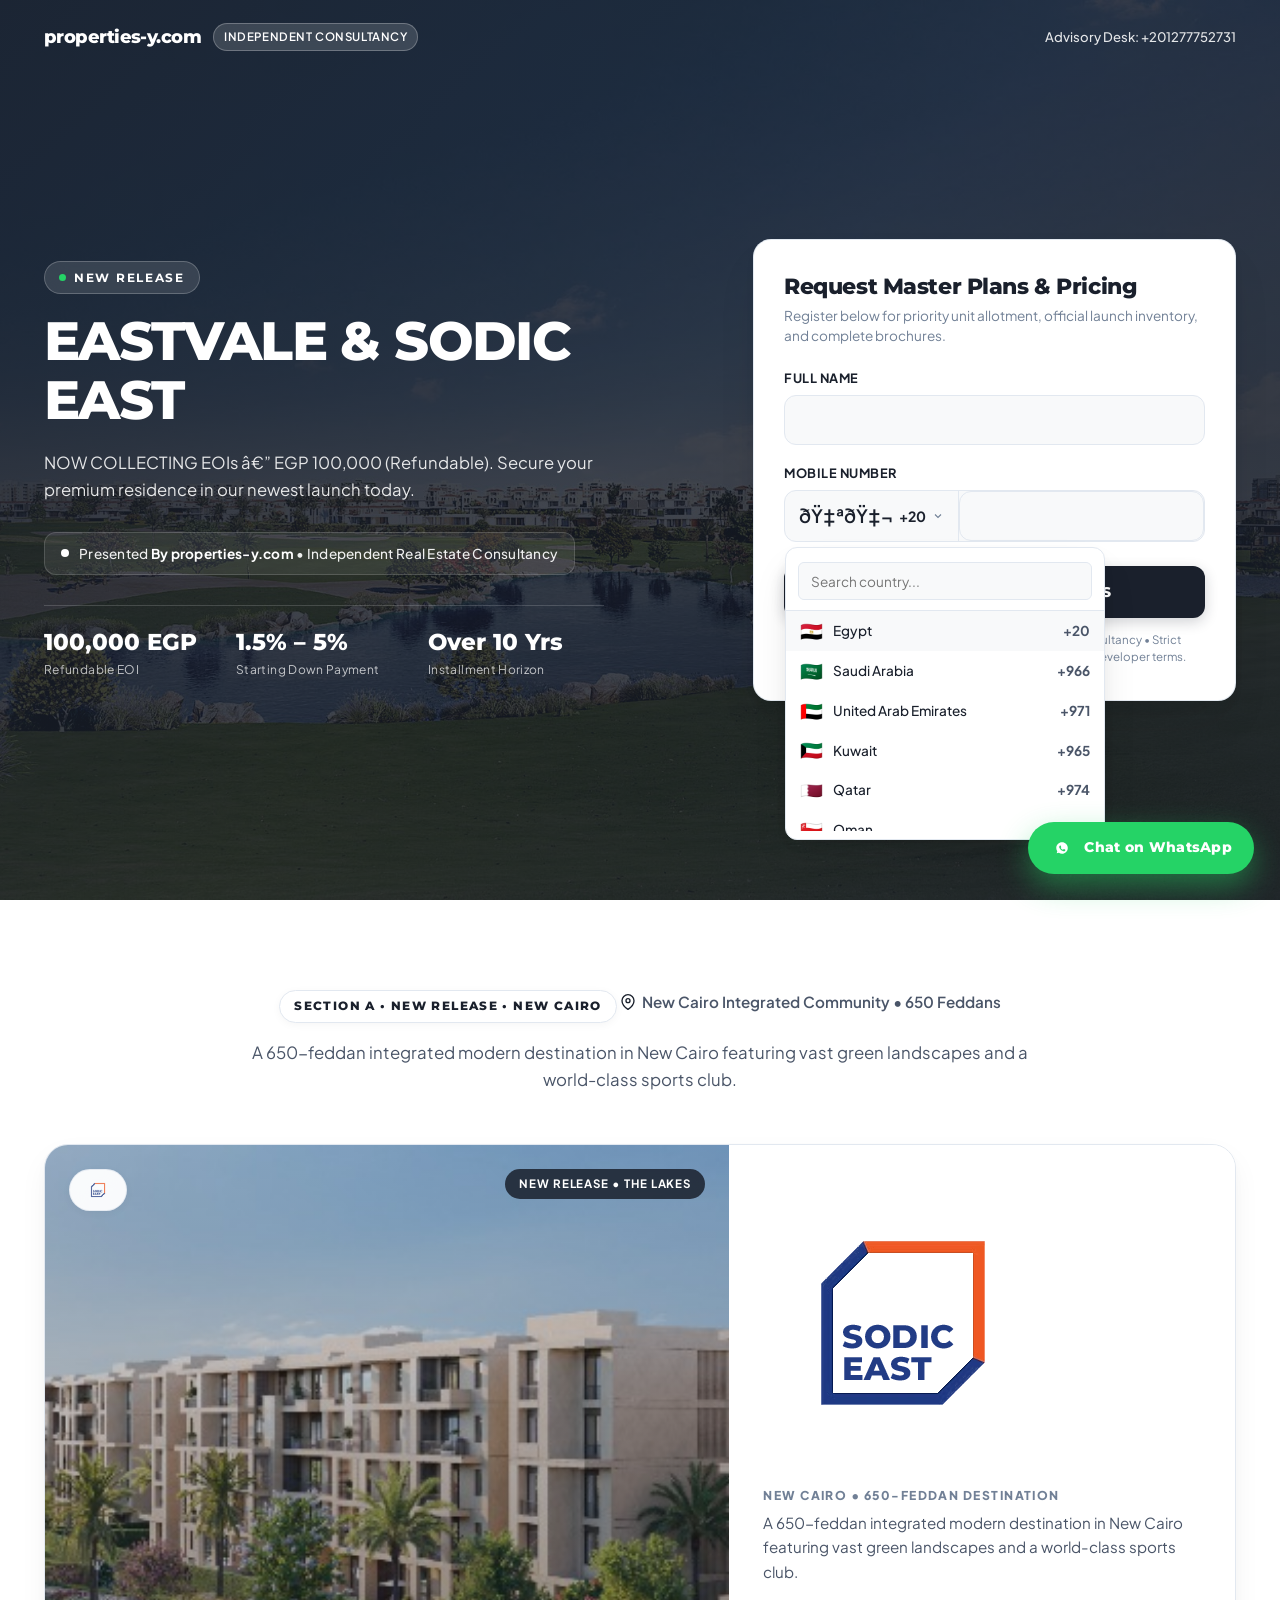
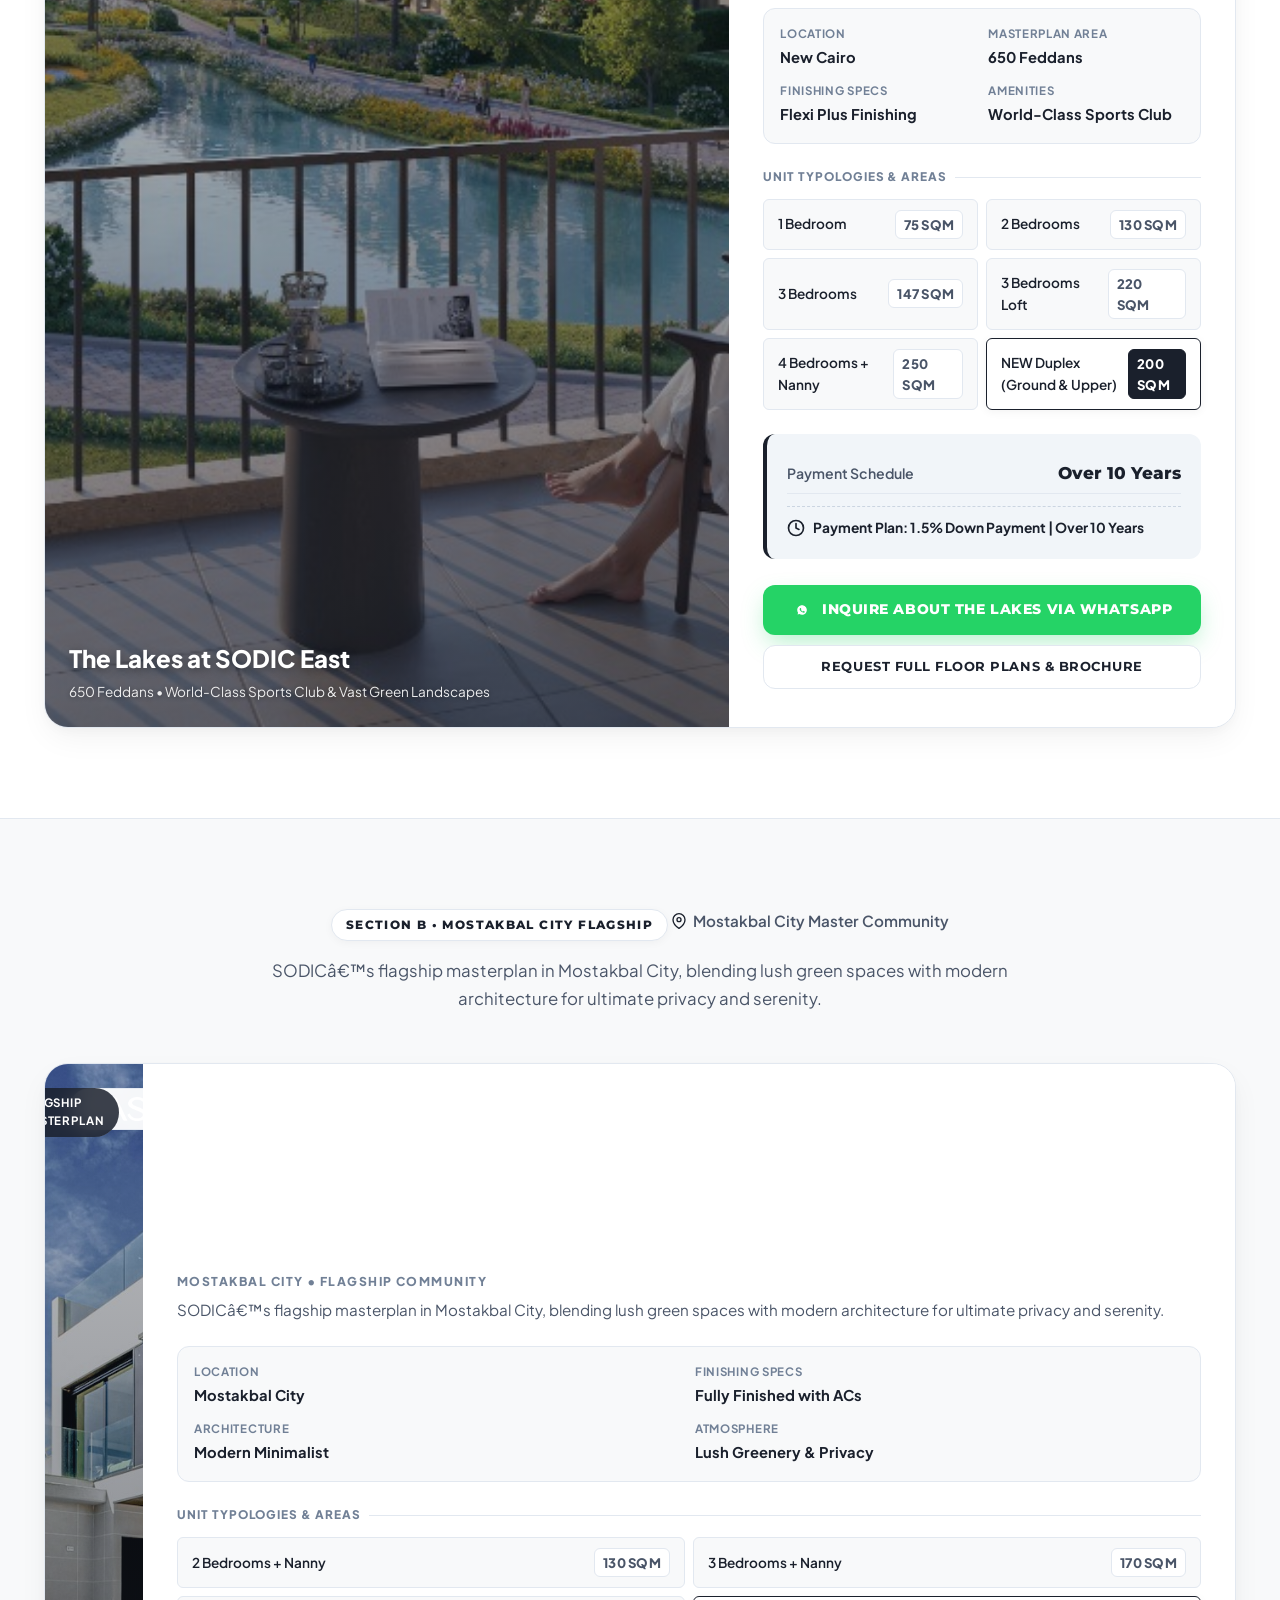
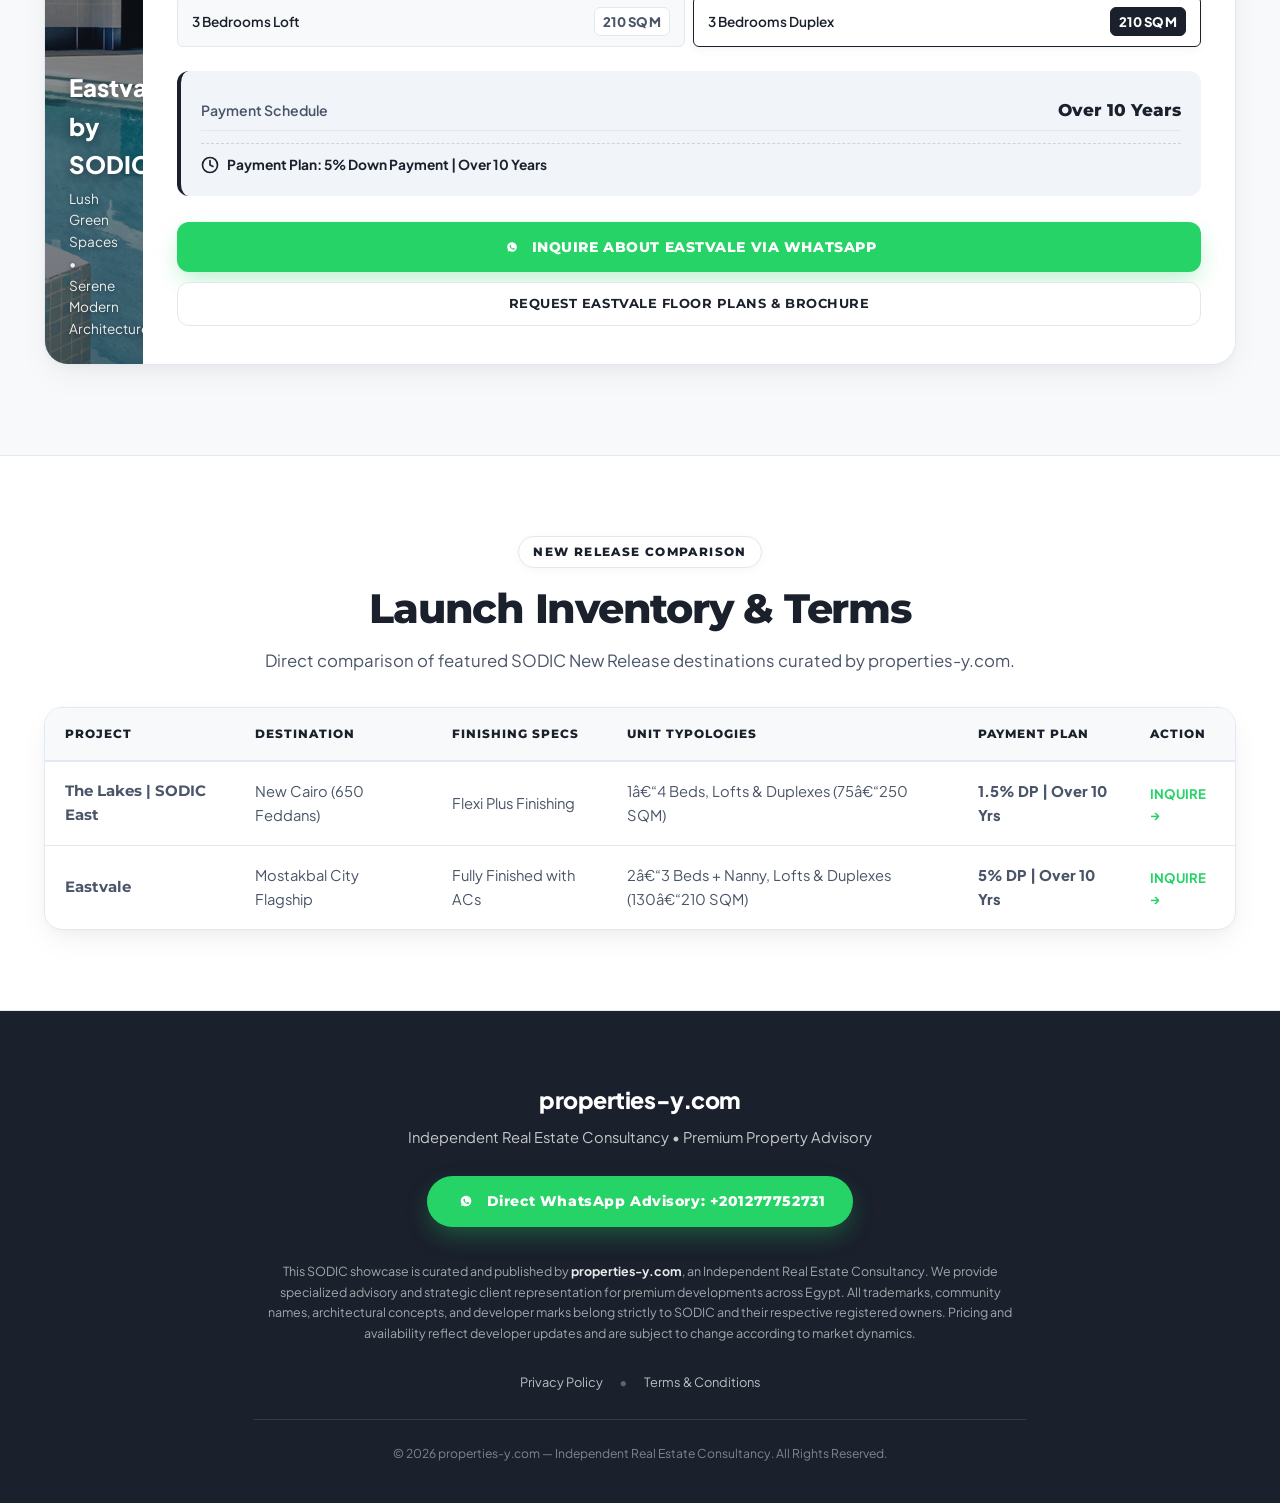
<file: sodic/index.html>
<!DOCTYPE html>
<html lang="en">
<head>
  <!-- Google Tag Manager & Google Ads Tracking -->
  <script async src="https://www.googletagmanager.com/gtm.js?id=GTM-MKL52MWH"></script>
  <script async src="https://www.googletagmanager.com/gtag/js?id=AW-18564830215"></script>
  <script async src="https://www.googletagmanager.com/gtag/js?id=AW-18125180547"></script>
  <script>
    window.dataLayer = window.dataLayer || [];
    function gtag(){dataLayer.push(arguments);}
    gtag('js', new Date());

    gtag('config', 'AW-18564830215');
    gtag('config', 'AW-18125180547');

    var _lastWaConversionTime = 0;
    function gtag_report_conversion(url) {
      var now = Date.now();
      if (now - _lastWaConversionTime < 300) {
        return true;
      }
      _lastWaConversionTime = now;

      if (typeof gtag === 'function') {
        gtag('event', 'conversion', {
          'send_to': 'AW-18125180547/AZcICJes-qQcEIOd4cJD',
          'value': 1.0,
          'currency': 'EGP'
        });
        gtag('event', 'conversion', {
          'send_to': 'AW-18125180547',
          'value': 1.0,
          'currency': 'EGP'
        });
        gtag('event', 'contact', {
          'send_to': 'AW-18125180547',
          'method': 'WhatsApp',
          'event_category': 'WhatsApp',
          'event_label': 'WhatsApp Click'
        });
        gtag('event', 'whatsapp_click', {
          'send_to': 'AW-18125180547'
        });
        gtag('event', 'conversion', {
          'send_to': 'AW-18564830215/A7t2CIvYnLYdEIeos5RF',
          'value': 1.0,
          'currency': 'EGP'
        });
      }
      return true;
    }

    var _lastFormConversionTime = 0;
    function gtag_report_form_conversion() {
      var now = Date.now();
      if (now - _lastFormConversionTime < 500) {
        return true;
      }
      _lastFormConversionTime = now;

      if (typeof gtag === 'function') {
        gtag('event', 'conversion', {
          'send_to': 'AW-18125180547/AZcICJes-qQcEIOd4cJD',
          'value': 1.0,
          'currency': 'EGP'
        });
        gtag('event', 'conversion', {
          'send_to': 'AW-18125180547',
          'value': 1.0,
          'currency': 'EGP'
        });
        gtag('event', 'generate_lead', {
          'send_to': 'AW-18125180547',
          'value': 1.0,
          'currency': 'EGP',
          'event_category': 'form',
          'event_label': 'SODIC Lead Form Submission'
        });
        gtag('event', 'lead_form_submission', {
          'send_to': 'AW-18125180547'
        });
        gtag('event', 'conversion', {
          'send_to': 'AW-18564830215/A7t2CIvYnLYdEIeos5RF',
          'value': 1.0,
          'currency': 'EGP'
        });
      }
      return true;
    }
  </script>

  <meta charset="UTF-8">
  <meta name="viewport" content="width=device-width, initial-scale=1.0, maximum-scale=5.0">
  <title>EASTVALE &amp; SODIC EAST â€“ New Release | properties-y.com</title>
  <meta name="description" content="NOW COLLECTING EOIs â€” EGP 100,000 (Refundable). Secure your premium residence in SODIC's newest launch across Eastvale Mostakbal City and The Lakes at SODIC East. Independent consultancy by properties-y.com.">
  <meta name="theme-color" content="#FFFFFF">

  <!-- Canonical & Open Graph -->
  <link rel="canonical" href="https://properties-y.com/sodic/">
  <meta property="og:title" content="EASTVALE &amp; SODIC EAST â€“ New Release | properties-y.com">
  <meta property="og:description" content="NOW COLLECTING EOIs â€” EGP 100,000 (Refundable). Secure your premium residence in SODIC's newest launch today. Presented by properties-y.com.">
  <meta property="og:url" content="https://properties-y.com/sodic/">
  <meta property="og:type" content="website">
  <meta property="og:image" content="https://properties-y.com/images/sodic-east.jpg">

  <!-- Stylesheet (Modern Ultra-Luxury / Zero Gold Policy) -->
  <link rel="stylesheet" href="/sodic.css">
</head>
<body>
  <div class="sodic-page-wrapper">

    <!-- =========================================================================
         1. TOP NAVIGATION / STATUS BAR
         ========================================================================= -->
    <header class="sodic-top-nav">
      <div class="container sodic-nav-inner">
        <a href="/" class="sodic-brand-mark" aria-label="properties-y.com Home">
          <span class="brand-domain-tag">properties-y.com</span>
          <span class="brand-badge-pill">Independent Consultancy</span>
        </a>

        <div class="sodic-nav-actions">
          <span class="nav-consultancy-link">
            Advisory Desk: +201277752731
          </span>
        </div>
      </div>
    </header>

    <!-- =========================================================================
         2. HERO SECTION (NEW RELEASE FOCUS)
         Badge/Eyebrow: NEW RELEASE
         Title: EASTVALE & SODIC EAST
         Subtitle: NOW COLLECTING EOIs â€” EGP 100,000 (Refundable). Secure your premium residence in our newest launch today.
         Features 'By properties-y.com' and includes the Lead Capture Form directly in Hero.
         ========================================================================= -->
    <section class="sodic-hero" id="hero">
      <div class="hero-bg-layer">
        <img
          src="/images/hero-masterview.jpg"
          alt="EASTVALE &amp; SODIC EAST Architectural Showcase"
          loading="eager"
        >
      </div>
      <div class="hero-gradient-overlay"></div>

      <div class="container">
        <div class="hero-content-grid">
          <!-- Left Hero Narrative -->
          <div class="hero-narrative">
            <div class="hero-eyebrow-pill">
              <span class="hero-eyebrow-dot"></span>
              NEW RELEASE
            </div>

            <h1 class="hero-main-title">
              EASTVALE &amp; SODIC EAST
            </h1>

            <p class="hero-lead-subtitle">
              NOW COLLECTING EOIs â€” EGP 100,000 (Refundable). Secure your premium residence in our newest launch today.
            </p>

            <div class="hero-consultancy-stamp">
              <span class="consultancy-stamp-dot"></span>
              <span class="consultancy-stamp-text">
                Presented <strong>By properties-y.com</strong> &bull; Independent Real Estate Consultancy
              </span>
            </div>

            <div class="hero-trust-metrics">
              <div class="metric-item">
                <span class="metric-value">100,000 EGP</span>
                <span class="metric-label">Refundable EOI</span>
              </div>
              <div class="metric-item">
                <span class="metric-value">1.5% &ndash; 5%</span>
                <span class="metric-label">Starting Down Payment</span>
              </div>
              <div class="metric-item">
                <span class="metric-value">Over 10 Yrs</span>
                <span class="metric-label">Installment Horizon</span>
              </div>
            </div>
          </div>

          <!-- Right Sleek White Floating Form Card -->
          <div class="lead-card-floating" id="heroFormCard">
            <div class="card-header-block">
              <h3>Request Master Plans &amp; Pricing</h3>
              <p>Register below for priority unit allotment, official launch inventory, and complete brochures.</p>
            </div>

            <form id="sodicLeadForm" novalidate>
              <!-- Full Name: Blank input -->
              <div class="field-group">
                <label for="leadFullName" class="field-label">Full Name</label>
                <input
                  type="text"
                  id="leadFullName"
                  class="field-input"
                  placeholder=""
                  required
                  autocomplete="name"
                >
              </div>

              <!-- Split Phone Input (Country Code left, blank input right) -->
              <div class="field-group">
                <label for="leadPhoneInput" class="field-label">Mobile Number</label>
                <div class="phone-split-container">
                  <button
                    type="button"
                    id="countryCodeTrigger"
                    class="country-selector-btn"
                    aria-haspopup="listbox"
                    aria-expanded="false"
                  >
                    <span id="triggerFlag" class="country-flag-icon">ðŸ‡ªðŸ‡¬</span>
                    <span id="triggerDial" class="country-dial-code">+20</span>
                    <svg class="country-chevron-arrow" viewBox="0 0 24 24" fill="none">
                      <polyline points="6 9 12 15 18 9"></polyline>
                    </svg>
                  </button>

                  <input type="hidden" id="selectedDialInput" value="+20">

                  <!-- Dropdown Menu -->
                  <div id="countryDropdownPopover" class="country-dropdown-menu" role="listbox">
                    <div class="country-search-box">
                      <input
                        type="text"
                        id="countrySearchInput"
                        class="country-search-input"
                        placeholder="Search country..."
                      >
                    </div>
                    <div id="countryOptionsContainer" class="country-items-scroll"></div>
                  </div>

                  <!-- Blank Phone Input -->
                  <input
                    type="tel"
                    id="leadPhoneInput"
                    class="field-input phone-number-input"
                    placeholder=""
                    required
                    autocomplete="tel-national"
                  >
                </div>
              </div>

              <!-- Submit Button -->
              <button
                type="submit"
                id="leadSubmitBtn"
                class="btn-submit-luxury"
              >
                <span>REQUEST PROJECT DETAILS</span>
              </button>

              <!-- Form Disclaimer featuring By properties-y.com -->
              <p class="card-disclaimer-text">
                By properties-y.com &bull; Independent Real Estate Consultancy &bull; Strict Confidentiality. Prices and availability are subject to developer terms.
              </p>
            </form>
          </div>
        </div>
      </div>
    </section>

    <!-- =========================================================================
         3. SECTION A: THE LAKES | SODIC EAST (NEW LAUNCH)
         Location & Facilities: A 650-feddan integrated modern destination in New Cairo featuring vast green landscapes and a world-class sports club.
         Finishing Specs: Flexi Plus Finishing
         Unit Typologies & Areas:
           1 Bedroom â€” 75 SQM
           2 Bedrooms â€” 130 SQM
           3 Bedrooms â€” 147 SQM
           3 Bedrooms Loft â€” 220 SQM
           4 Bedrooms + Nanny â€” 250 SQM
           NEW Duplex Type (Ground & Upper) â€” 200 SQM
         Payment Plan: 1.5% Down Payment | Over 10 Years
         CTA: https://wa.me/201277752731?text=Hello%2C%20I%20am%20inquiring%20about%20The%20Lakes%20at%20SODIC%20East
         ========================================================================= -->
    <section class="sodic-project-section" id="the-lakes-section">
      <div class="container">
        <div class="section-header-block">
          <div class="section-badge-pill">
            SECTION A &bull; NEW RELEASE &bull; NEW CAIRO
          </div>
          <div class="section-location-tag">
            <svg viewBox="0 0 24 24" fill="none" stroke="currentColor" stroke-width="2" stroke-linecap="round" stroke-linejoin="round">
              <path d="M21 10c0 7-9 13-9 13s-9-6-9-13a9 9 0 0 1 18 0z"></path>
              <circle cx="12" cy="10" r="3"></circle>
            </svg>
            <span>New Cairo Integrated Community &bull; 650 Feddans</span>
          </div>
          <p class="section-lead-text">
            A 650-feddan integrated modern destination in New Cairo featuring vast green landscapes and a world-class sports club.
          </p>
        </div>

        <article class="project-card-full">
          <div class="project-card-grid">
            <!-- Left Media -->
            <div class="project-media-col">
              <img
                src="/images/sodic-east.jpg"
                alt="The Lakes at SODIC East Master Community"
                loading="lazy"
              >
              <div class="project-media-gradient"></div>

              <!-- Logo Emblem PNG on Visual -->
              <div class="project-brand-overlay">
                <img
                  src="/images/sodic-east-logo.png"
                  alt="SODIC East Official Logo"
                >
              </div>

              <span class="project-status-badge">New Release &bull; The Lakes</span>

              <div class="project-media-caption">
                <div class="media-caption-title">The Lakes at SODIC East</div>
                <div class="media-caption-subtitle">650 Feddans &bull; World-Class Sports Club &amp; Vast Green Landscapes</div>
              </div>
            </div>

            <!-- Right Content -->
            <div class="project-content-col">
              <div>
                <!-- Official Brand Logo PNG Header (No repetitive text title) -->
                <div class="project-brand-badge" style="margin-bottom: 16px;">
                  <img
                    src="/images/sodic-east-logo.png"
                    alt="SODIC East"
                    class="project-badge-logo"
                    loading="lazy"
                  >
                </div>

                <div class="project-meta-eyebrow">NEW CAIRO &bull; 650-FEDDAN DESTINATION</div>

                <p class="project-narrative-lead">
                  A 650-feddan integrated modern destination in New Cairo featuring vast green landscapes and a world-class sports club.
                </p>

                <!-- Specs Matrix -->
                <div class="project-specs-matrix">
                  <div class="spec-entry">
                    <span class="spec-entry-label">Location</span>
                    <span class="spec-entry-value">New Cairo</span>
                  </div>
                  <div class="spec-entry">
                    <span class="spec-entry-label">Masterplan Area</span>
                    <span class="spec-entry-value">650 Feddans</span>
                  </div>
                  <div class="spec-entry">
                    <span class="spec-entry-label">Finishing Specs</span>
                    <span class="spec-entry-value">Flexi Plus Finishing</span>
                  </div>
                  <div class="spec-entry">
                    <span class="spec-entry-label">Amenities</span>
                    <span class="spec-entry-value">World-Class Sports Club</span>
                  </div>
                </div>

                <!-- Unit Typologies & Areas Matrix -->
                <div class="unit-typologies-block">
                  <div class="typology-block-title">UNIT TYPOLOGIES &amp; AREAS</div>
                  <div class="typology-grid">
                    <div class="typology-chip">
                      <span class="typology-type">1 Bedroom</span>
                      <span class="typology-area">75 SQM</span>
                    </div>
                    <div class="typology-chip">
                      <span class="typology-type">2 Bedrooms</span>
                      <span class="typology-area">130 SQM</span>
                    </div>
                    <div class="typology-chip">
                      <span class="typology-type">3 Bedrooms</span>
                      <span class="typology-area">147 SQM</span>
                    </div>
                    <div class="typology-chip">
                      <span class="typology-type">3 Bedrooms Loft</span>
                      <span class="typology-area">220 SQM</span>
                    </div>
                    <div class="typology-chip">
                      <span class="typology-type">4 Bedrooms + Nanny</span>
                      <span class="typology-area">250 SQM</span>
                    </div>
                    <div class="typology-chip highlight-chip">
                      <span class="typology-type">NEW Duplex (Ground &amp; Upper)</span>
                      <span class="typology-area">200 SQM</span>
                    </div>
                  </div>
                </div>

                <!-- Financials & Payment Plan -->
                <div class="project-financials-block">
                  <div class="financials-unit-row">
                    <span class="unit-tier-label">Payment Schedule</span>
                    <span class="unit-tier-price">Over 10 Years</span>
                  </div>
                  <div class="payment-plan-badge-row">
                    <svg class="plan-badge-icon" viewBox="0 0 24 24" fill="none" stroke="currentColor" stroke-width="2.2" stroke-linecap="round" stroke-linejoin="round">
                      <circle cx="12" cy="12" r="10"></circle>
                      <polyline points="12 6 12 12 16 14"></polyline>
                    </svg>
                    <span class="payment-plan-text">Payment Plan: 1.5% Down Payment | Over 10 Years</span>
                  </div>
                </div>
              </div>

              <!-- CTAs -->
              <div class="project-cta-group">
                <a
                  href="https://wa.me/201277752731?text=Hello%2C%20I%20am%20inquiring%20about%20The%20Lakes%20at%20SODIC%20East"
                  target="_blank"
                  rel="noopener noreferrer"
                  class="btn-card-whatsapp"
                  onclick="return gtag_report_conversion(this.href);"
                >
                  <svg viewBox="0 0 24 24">
                    <path d="M12.031 6.172c-3.181 0-5.767 2.586-5.768 5.766-.001 1.298.38 2.27 1.019 3.287l-.582 2.128 2.182-.573c.978.58 1.911.928 3.145.929 3.178 0 5.767-2.587 5.768-5.766.001-3.187-2.575-5.771-5.764-5.771zm3.392 8.244c-.144.405-.837.774-1.17.824-.312.045-.634.05-1.92-.472-1.488-.604-2.457-2.125-2.531-2.224-.075-.099-.607-.808-.607-1.543s.385-1.096.521-1.246c.136-.149.297-.187.396-.187.099 0 .198.001.284.006.091.004.213-.035.333.253.124.298.423 1.033.46 1.107.037.075.062.162.012.261-.049.099-.074.161-.148.248-.075.087-.157.195-.224.262-.075.074-.153.155-.066.304.087.149.387.639.83 1.034.57.508 1.05.665 1.199.739.149.075.236.062.324-.037.087-.099.373-.434.472-.583.099-.149.198-.124.334-.075.137.049.868.409 1.017.483.149.074.248.112.285.174.037.062.037.36-.107.765z" />
                  </svg>
                  <span>Inquire About The Lakes via WhatsApp</span>
                </a>

                <a
                  href="#hero"
                  class="btn-card-secondary"
                >
                  Request Full Floor Plans &amp; Brochure
                </a>
              </div>
            </div>
          </div>
        </article>
      </div>
    </section>

    <!-- =========================================================================
         4. SECTION B: EASTVALE (MOSTAKBAL CITY)
         Location & Facilities: SODICâ€™s flagship masterplan in Mostakbal City, blending lush green spaces with modern architecture for ultimate privacy and serenity.
         Finishing Specs: Fully Finished with ACs
         Unit Typologies & Areas:
           2 Bedrooms + Nanny â€” 130 SQM
           3 Bedrooms + Nanny â€” 170 SQM
           3 Bedrooms Loft â€” 210 SQM
           3 Bedrooms Duplex â€” 210 SQM
         Payment Plan: 5% Down Payment | Over 10 Years
         CTA: https://wa.me/201277752731?text=Hello%2C%20I%20am%20inquiring%20about%20Eastvale%20by%20SODIC
         ========================================================================= -->
    <section class="sodic-project-section" id="eastvale-section">
      <div class="container">
        <div class="section-header-block">
          <div class="section-badge-pill">
            SECTION B &bull; MOSTAKBAL CITY FLAGSHIP
          </div>
          <div class="section-location-tag">
            <svg viewBox="0 0 24 24" fill="none" stroke="currentColor" stroke-width="2" stroke-linecap="round" stroke-linejoin="round">
              <path d="M21 10c0 7-9 13-9 13s-9-6-9-13a9 9 0 0 1 18 0z"></path>
              <circle cx="12" cy="10" r="3"></circle>
            </svg>
            <span>Mostakbal City Master Community</span>
          </div>
          <p class="section-lead-text">
            SODICâ€™s flagship masterplan in Mostakbal City, blending lush green spaces with modern architecture for ultimate privacy and serenity.
          </p>
        </div>

        <article class="project-card-full">
          <div class="project-card-grid">
            <!-- Left Media -->
            <div class="project-media-col">
              <img
                src="/images/east-vale.jpg"
                alt="Eastvale by SODIC Mostakbal City"
                loading="lazy"
              >
              <div class="project-media-gradient"></div>

              <!-- Logo Emblem PNG on Visual -->
              <div class="project-brand-overlay dark-overlay">
                <img
                  src="/images/east-vale-logo.png"
                  alt="Eastvale Brand Mark"
                >
              </div>

              <span class="project-status-badge">Flagship Masterplan</span>

              <div class="project-media-caption">
                <div class="media-caption-title">Eastvale by SODIC</div>
                <div class="media-caption-subtitle">Lush Green Spaces &bull; Serene Modern Architecture</div>
              </div>
            </div>

            <!-- Right Content -->
            <div class="project-content-col">
              <div>
                <!-- Official Brand Logo PNG Header (No repetitive text title) -->
                <div class="project-brand-badge dark-badge" style="margin-bottom: 16px;">
                  <img
                    src="/images/east-vale-logo.png"
                    alt="Eastvale Logo"
                    class="project-badge-logo"
                    loading="lazy"
                  >
                </div>

                <div class="project-meta-eyebrow">MOSTAKBAL CITY &bull; FLAGSHIP COMMUNITY</div>

                <p class="project-narrative-lead">
                  SODICâ€™s flagship masterplan in Mostakbal City, blending lush green spaces with modern architecture for ultimate privacy and serenity.
                </p>

                <!-- Specs Matrix -->
                <div class="project-specs-matrix">
                  <div class="spec-entry">
                    <span class="spec-entry-label">Location</span>
                    <span class="spec-entry-value">Mostakbal City</span>
                  </div>
                  <div class="spec-entry">
                    <span class="spec-entry-label">Finishing Specs</span>
                    <span class="spec-entry-value">Fully Finished with ACs</span>
                  </div>
                  <div class="spec-entry">
                    <span class="spec-entry-label">Architecture</span>
                    <span class="spec-entry-value">Modern Minimalist</span>
                  </div>
                  <div class="spec-entry">
                    <span class="spec-entry-label">Atmosphere</span>
                    <span class="spec-entry-value">Lush Greenery &amp; Privacy</span>
                  </div>
                </div>

                <!-- Unit Typologies & Areas Matrix -->
                <div class="unit-typologies-block">
                  <div class="typology-block-title">UNIT TYPOLOGIES &amp; AREAS</div>
                  <div class="typology-grid">
                    <div class="typology-chip">
                      <span class="typology-type">2 Bedrooms + Nanny</span>
                      <span class="typology-area">130 SQM</span>
                    </div>
                    <div class="typology-chip">
                      <span class="typology-type">3 Bedrooms + Nanny</span>
                      <span class="typology-area">170 SQM</span>
                    </div>
                    <div class="typology-chip">
                      <span class="typology-type">3 Bedrooms Loft</span>
                      <span class="typology-area">210 SQM</span>
                    </div>
                    <div class="typology-chip highlight-chip">
                      <span class="typology-type">3 Bedrooms Duplex</span>
                      <span class="typology-area">210 SQM</span>
                    </div>
                  </div>
                </div>

                <!-- Financials & Payment Plan -->
                <div class="project-financials-block">
                  <div class="financials-unit-row">
                    <span class="unit-tier-label">Payment Schedule</span>
                    <span class="unit-tier-price">Over 10 Years</span>
                  </div>
                  <div class="payment-plan-badge-row">
                    <svg class="plan-badge-icon" viewBox="0 0 24 24" fill="none" stroke="currentColor" stroke-width="2.2" stroke-linecap="round" stroke-linejoin="round">
                      <circle cx="12" cy="12" r="10"></circle>
                      <polyline points="12 6 12 12 16 14"></polyline>
                    </svg>
                    <span class="payment-plan-text">Payment Plan: 5% Down Payment | Over 10 Years</span>
                  </div>
                </div>
              </div>

              <!-- CTAs -->
              <div class="project-cta-group">
                <a
                  href="https://wa.me/201277752731?text=Hello%2C%20I%20am%20inquiring%20about%20Eastvale%20by%20SODIC"
                  target="_blank"
                  rel="noopener noreferrer"
                  class="btn-card-whatsapp"
                  onclick="return gtag_report_conversion(this.href);"
                >
                  <svg viewBox="0 0 24 24">
                    <path d="M12.031 6.172c-3.181 0-5.767 2.586-5.768 5.766-.001 1.298.38 2.27 1.019 3.287l-.582 2.128 2.182-.573c.978.58 1.911.928 3.145.929 3.178 0 5.767-2.587 5.768-5.766.001-3.187-2.575-5.771-5.764-5.771zm3.392 8.244c-.144.405-.837.774-1.17.824-.312.045-.634.05-1.92-.472-1.488-.604-2.457-2.125-2.531-2.224-.075-.099-.607-.808-.607-1.543s.385-1.096.521-1.246c.136-.149.297-.187.396-.187.099 0 .198.001.284.006.091.004.213-.035.333.253.124.298.423 1.033.46 1.107.037.075.062.162.012.261-.049.099-.074.161-.148.248-.075.087-.157.195-.224.262-.075.074-.153.155-.066.304.087.149.387.639.83 1.034.57.508 1.05.665 1.199.739.149.075.236.062.324-.037.087-.099.373-.434.472-.583.099-.149.198-.124.334-.075.137.049.868.409 1.017.483.149.074.248.112.285.174.037.062.037.36-.107.765z" />
                  </svg>
                  <span>Inquire About Eastvale via WhatsApp</span>
                </a>

                <a
                  href="#hero"
                  class="btn-card-secondary"
                >
                  Request Eastvale Floor Plans &amp; Brochure
                </a>
              </div>
            </div>
          </div>
        </article>
      </div>
    </section>

    <!-- =========================================================================
         5. NEW RELEASE OVERVIEW TABLE (NO LOGO BEFORE FOOTER)
         ========================================================================= -->
    <section class="sodic-summary-section">
      <div class="container">
        <div class="section-header-block" style="margin-bottom: 32px;">
          <div class="section-badge-pill">NEW RELEASE COMPARISON</div>
          <h2 class="section-main-title">Launch Inventory &amp; Terms</h2>
          <p class="section-lead-text">
            Direct comparison of featured SODIC New Release destinations curated by properties-y.com.
          </p>
        </div>

        <div class="comparison-table-wrapper">
          <table class="comparison-table">
            <thead>
              <tr>
                <th>Project</th>
                <th>Destination</th>
                <th>Finishing Specs</th>
                <th>Unit Typologies</th>
                <th>Payment Plan</th>
                <th>Action</th>
              </tr>
            </thead>
            <tbody>
              <tr>
                <td class="table-project-name">The Lakes | SODIC East</td>
                <td>New Cairo (650 Feddans)</td>
                <td>Flexi Plus Finishing</td>
                <td>1â€“4 Beds, Lofts &amp; Duplexes (75â€“250 SQM)</td>
                <td class="table-price-tag">1.5% DP | Over 10 Yrs</td>
                <td>
                  <a
                    href="https://wa.me/201277752731?text=Hello%2C%20I%20am%20inquiring%20about%20The%20Lakes%20at%20SODIC%20East"
                    target="_blank"
                    rel="noopener noreferrer"
                    class="table-action-link"
                    onclick="return gtag_report_conversion(this.href);"
                  >
                    Inquire &rarr;
                  </a>
                </td>
              </tr>
              <tr>
                <td class="table-project-name">Eastvale</td>
                <td>Mostakbal City Flagship</td>
                <td>Fully Finished with ACs</td>
                <td>2â€“3 Beds + Nanny, Lofts &amp; Duplexes (130â€“210 SQM)</td>
                <td class="table-price-tag">5% DP | Over 10 Yrs</td>
                <td>
                  <a
                    href="https://wa.me/201277752731?text=Hello%2C%20I%20am%20inquiring%20about%20Eastvale%20by%20SODIC"
                    target="_blank"
                    rel="noopener noreferrer"
                    class="table-action-link"
                    onclick="return gtag_report_conversion(this.href);"
                  >
                    Inquire &rarr;
                  </a>
                </td>
              </tr>
            </tbody>
          </table>
        </div>
      </div>
    </section>

    <!-- =========================================================================
         6. FOOTER (INDEPENDENT REAL ESTATE CONSULTANCY BRANDING)
         No SODIC Logo before or inside footer.
         Feature 'By properties-y.com' in the Footer.
         Position as an 'Independent Real Estate Consultancy'.
         ========================================================================= -->
    <footer class="sodic-footer">
      <div class="container footer-content-block">
        <div class="footer-brand-title">properties-y.com</div>
        <div class="footer-consultancy-subtitle">
          Independent Real Estate Consultancy &bull; Premium Property Advisory
        </div>

        <a
          href="https://wa.me/201277752731?text=Hello%2C%20I%20am%20inquiring%20about%20the%20SODIC%20New%20Release%20Portfolio"
          target="_blank"
          rel="noopener noreferrer"
          class="footer-wa-action-btn"
          onclick="return gtag_report_conversion(this.href);"
        >
          <svg viewBox="0 0 24 24">
            <path d="M12.031 6.172c-3.181 0-5.767 2.586-5.768 5.766-.001 1.298.38 2.27 1.019 3.287l-.582 2.128 2.182-.573c.978.58 1.911.928 3.145.929 3.178 0 5.767-2.587 5.768-5.766.001-3.187-2.575-5.771-5.764-5.771zm3.392 8.244c-.144.405-.837.774-1.17.824-.312.045-.634.05-1.92-.472-1.488-.604-2.457-2.125-2.531-2.224-.075-.099-.607-.808-.607-1.543s.385-1.096.521-1.246c.136-.149.297-.187.396-.187.099 0 .198.001.284.006.091.004.213-.035.333.253.124.298.423 1.033.46 1.107.037.075.062.162.012.261-.049.099-.074.161-.148.248-.075.087-.157.195-.224.262-.075.074-.153.155-.066.304.087.149.387.639.83 1.034.57.508 1.05.665 1.199.739.149.075.236.062.324-.037.087-.099.373-.434.472-.583.099-.149.198-.124.334-.075.137.049.868.409 1.017.483.149.074.248.112.285.174.037.062.037.36-.107.765z" />
          </svg>
          <span>Direct WhatsApp Advisory: +201277752731</span>
        </a>

        <p class="footer-compliance-text">
          This SODIC showcase is curated and published by <strong>properties-y.com</strong>, an Independent Real Estate Consultancy. We provide specialized advisory and strategic client representation for premium developments across Egypt. All trademarks, community names, architectural concepts, and developer marks belong strictly to SODIC and their respective registered owners. Pricing and availability reflect developer updates and are subject to change according to market dynamics.
        </p>

        <div class="footer-legal-links">
          <a href="/privacy-policy">Privacy Policy</a>
          <span>&bull;</span>
          <a href="/terms-conditions">Terms &amp; Conditions</a>
        </div>

        <div class="footer-copyright">
          &copy; 2026 properties-y.com &mdash; Independent Real Estate Consultancy. All Rights Reserved.
        </div>
      </div>
    </footer>

    <!-- =========================================================================
         7. FLOATING WHATSAPP BUTTON (SOLID VIBRANT GREEN #25D366)
         ========================================================================= -->
    <a
      href="https://wa.me/201277752731?text=Hello%2C%20I%20am%20inquiring%20about%20the%20SODIC%20New%20Release%20Portfolio"
      target="_blank"
      rel="noopener noreferrer"
      class="floating-whatsapp-widget"
      aria-label="Inquire via WhatsApp"
      onclick="return gtag_report_conversion(this.href);"
    >
      <svg viewBox="0 0 24 24">
        <path d="M12.031 6.172c-3.181 0-5.767 2.586-5.768 5.766-.001 1.298.38 2.27 1.019 3.287l-.582 2.128 2.182-.573c.978.58 1.911.928 3.145.929 3.178 0 5.767-2.587 5.768-5.766.001-3.187-2.575-5.771-5.764-5.771zm3.392 8.244c-.144.405-.837.774-1.17.824-.312.045-.634.05-1.92-.472-1.488-.604-2.457-2.125-2.531-2.224-.075-.099-.607-.808-.607-1.543s.385-1.096.521-1.246c.136-.149.297-.187.396-.187.099 0 .198.001.284.006.091.004.213-.035.333.253.124.298.423 1.033.46 1.107.037.075.062.162.012.261-.049.099-.074.161-.148.248-.075.087-.157.195-.224.262-.075.074-.153.155-.066.304.087.149.387.639.83 1.034.57.508 1.05.665 1.199.739.149.075.236.062.324-.037.087-.099.373-.434.472-.583.099-.149.198-.124.334-.075.137.049.868.409 1.017.483.149.074.248.112.285.174.037.062.037.36-.107.765z" />
      </svg>
      <span>Chat on WhatsApp</span>
    </a>

    <!-- =========================================================================
         8. SUCCESS MODAL OVERLAY (VERBATIM PROMPT SPECIFICATION)
         ========================================================================= -->
    <div
      id="successModalOverlay"
      class="modal-overlay"
      role="dialog"
      aria-modal="true"
      aria-labelledby="modalSuccessTitle"
    >
      <div class="modal-dialog-card">
        <div class="modal-icon-wrap">
          <svg
            viewBox="0 0 24 24"
            fill="none"
            stroke="currentColor"
            stroke-width="2.5"
            stroke-linecap="round"
            stroke-linejoin="round"
          >
            <path d="M22 11.08V12a10 10 0 1 1-5.93-9.14"></path>
            <polyline points="22 4 12 14.01 9 11.01"></polyline>
          </svg>
        </div>

        <h3 id="modalSuccessTitle" class="modal-header-title">
          Registration Received
        </h3>

        <!-- Verbatim Requirement -->
        <p class="modal-body-text">
          Thank you <strong id="modalClientName">there</strong>! Your registration has been securely dispatched to our senior consultancy team. A dedicated property advisor will contact you shortly with full brochures, master plans, and unit availability.
        </p>

        <a
          href="https://wa.me/201277752731?text=Hello%2C%20I%20am%20inquiring%20about%20the%20SODIC%20New%20Release%20Portfolio"
          id="modalWhatsappAction"
          target="_blank"
          rel="noopener noreferrer"
          class="btn-modal-whatsapp"
          onclick="return gtag_report_conversion(this.href);"
        >
          <svg viewBox="0 0 24 24">
            <path d="M12.031 6.172c-3.181 0-5.767 2.586-5.768 5.766-.001 1.298.38 2.27 1.019 3.287l-.582 2.128 2.182-.573c.978.58 1.911.928 3.145.929 3.178 0 5.767-2.587 5.768-5.766.001-3.187-2.575-5.771-5.764-5.771zm3.392 8.244c-.144.405-.837.774-1.17.824-.312.045-.634.05-1.92-.472-1.488-.604-2.457-2.125-2.531-2.224-.075-.099-.607-.808-.607-1.543s.385-1.096.521-1.246c.136-.149.297-.187.396-.187.099 0 .198.001.284.006.091.004.213-.035.333.253.124.298.423 1.033.46 1.107.037.075.062.162.012.261-.049.099-.074.161-.148.248-.075.087-.157.195-.224.262-.075.074-.153.155-.066.304.087.149.387.639.83 1.034.57.508 1.05.665 1.199.739.149.075.236.062.324-.037.087-.099.373-.434.472-.583.099-.149.198-.124.334-.075.137.049.868.409 1.017.483.149.074.248.112.285.174.037.062.037.36-.107.765z" />
          </svg>
          <span>CHAT ON WHATSAPP</span>
        </a>

        <button
          type="button"
          id="modalCloseButton"
          class="btn-modal-dismiss"
        >
          Close Window
        </button>
      </div>
    </div>

  </div>

  <!-- Interactive Logic -->
  <script src="/sodic.js"></script>
</body>
</html>
</file>
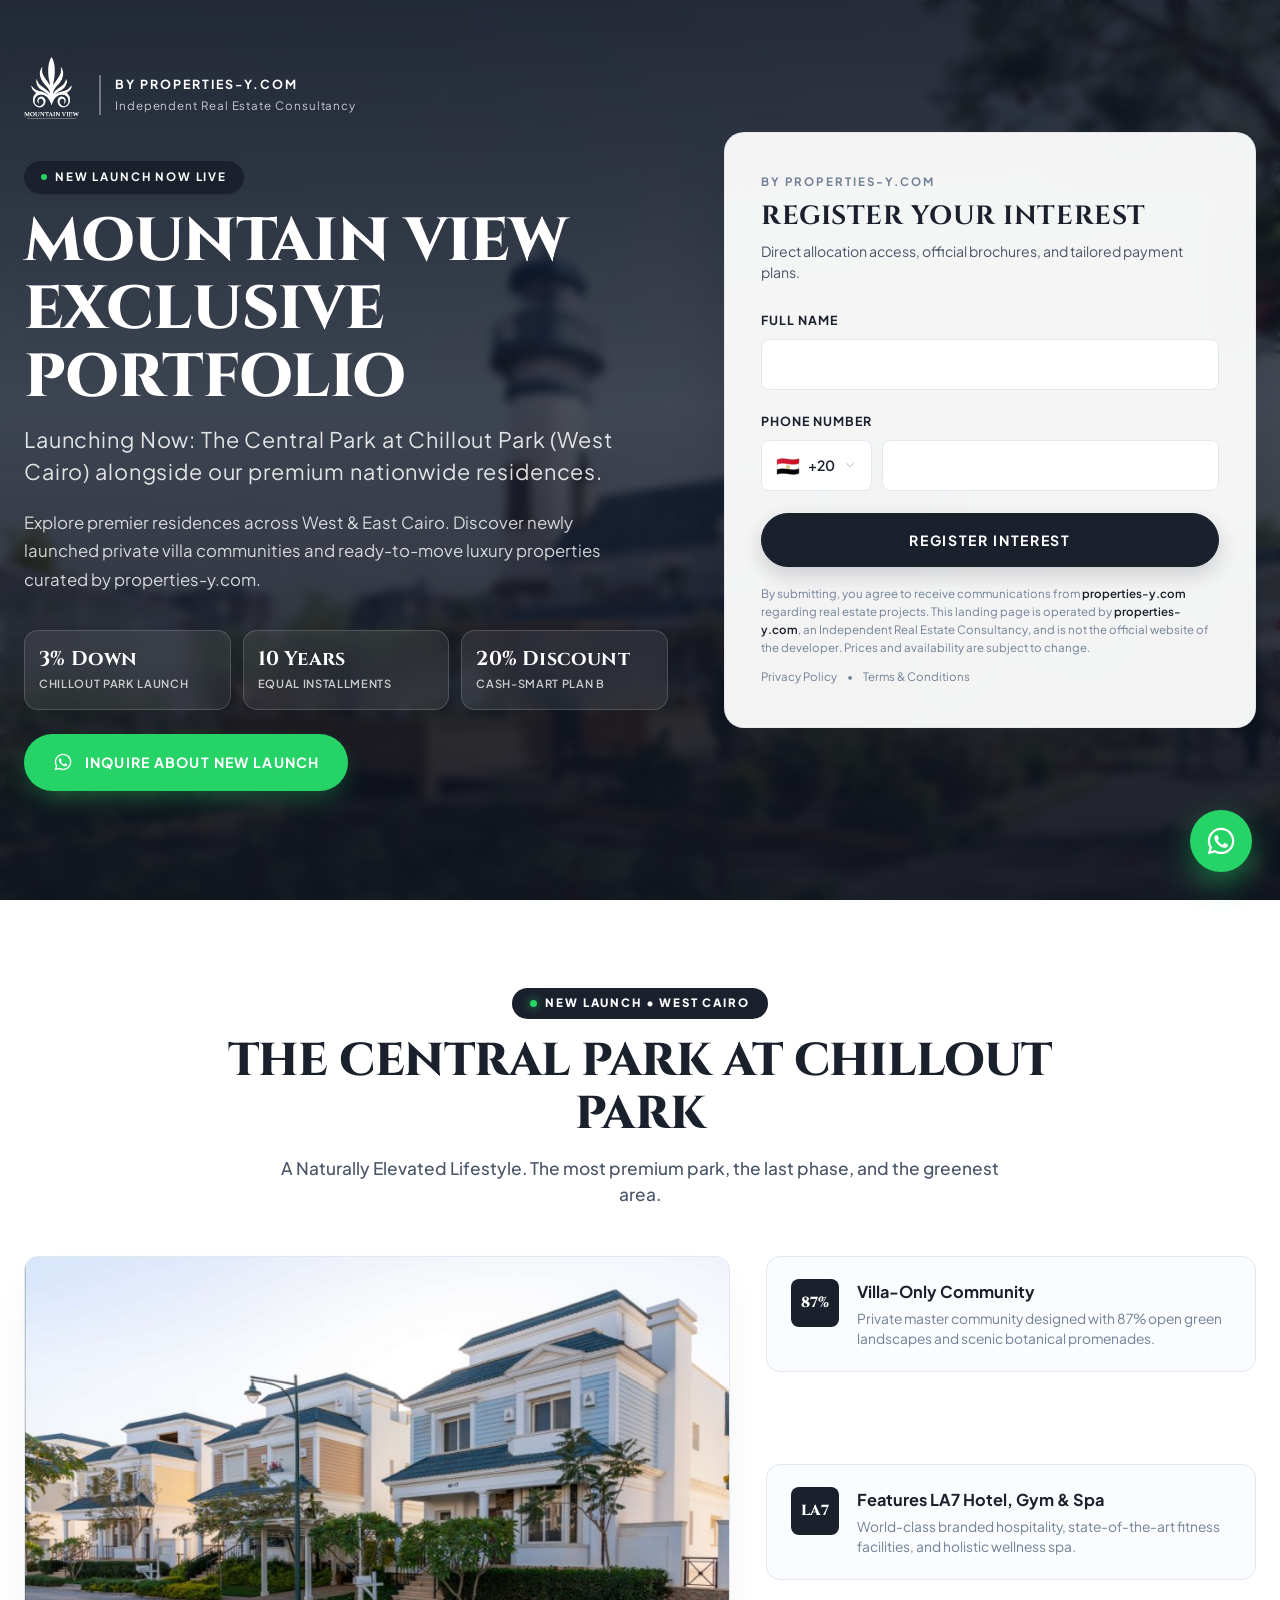
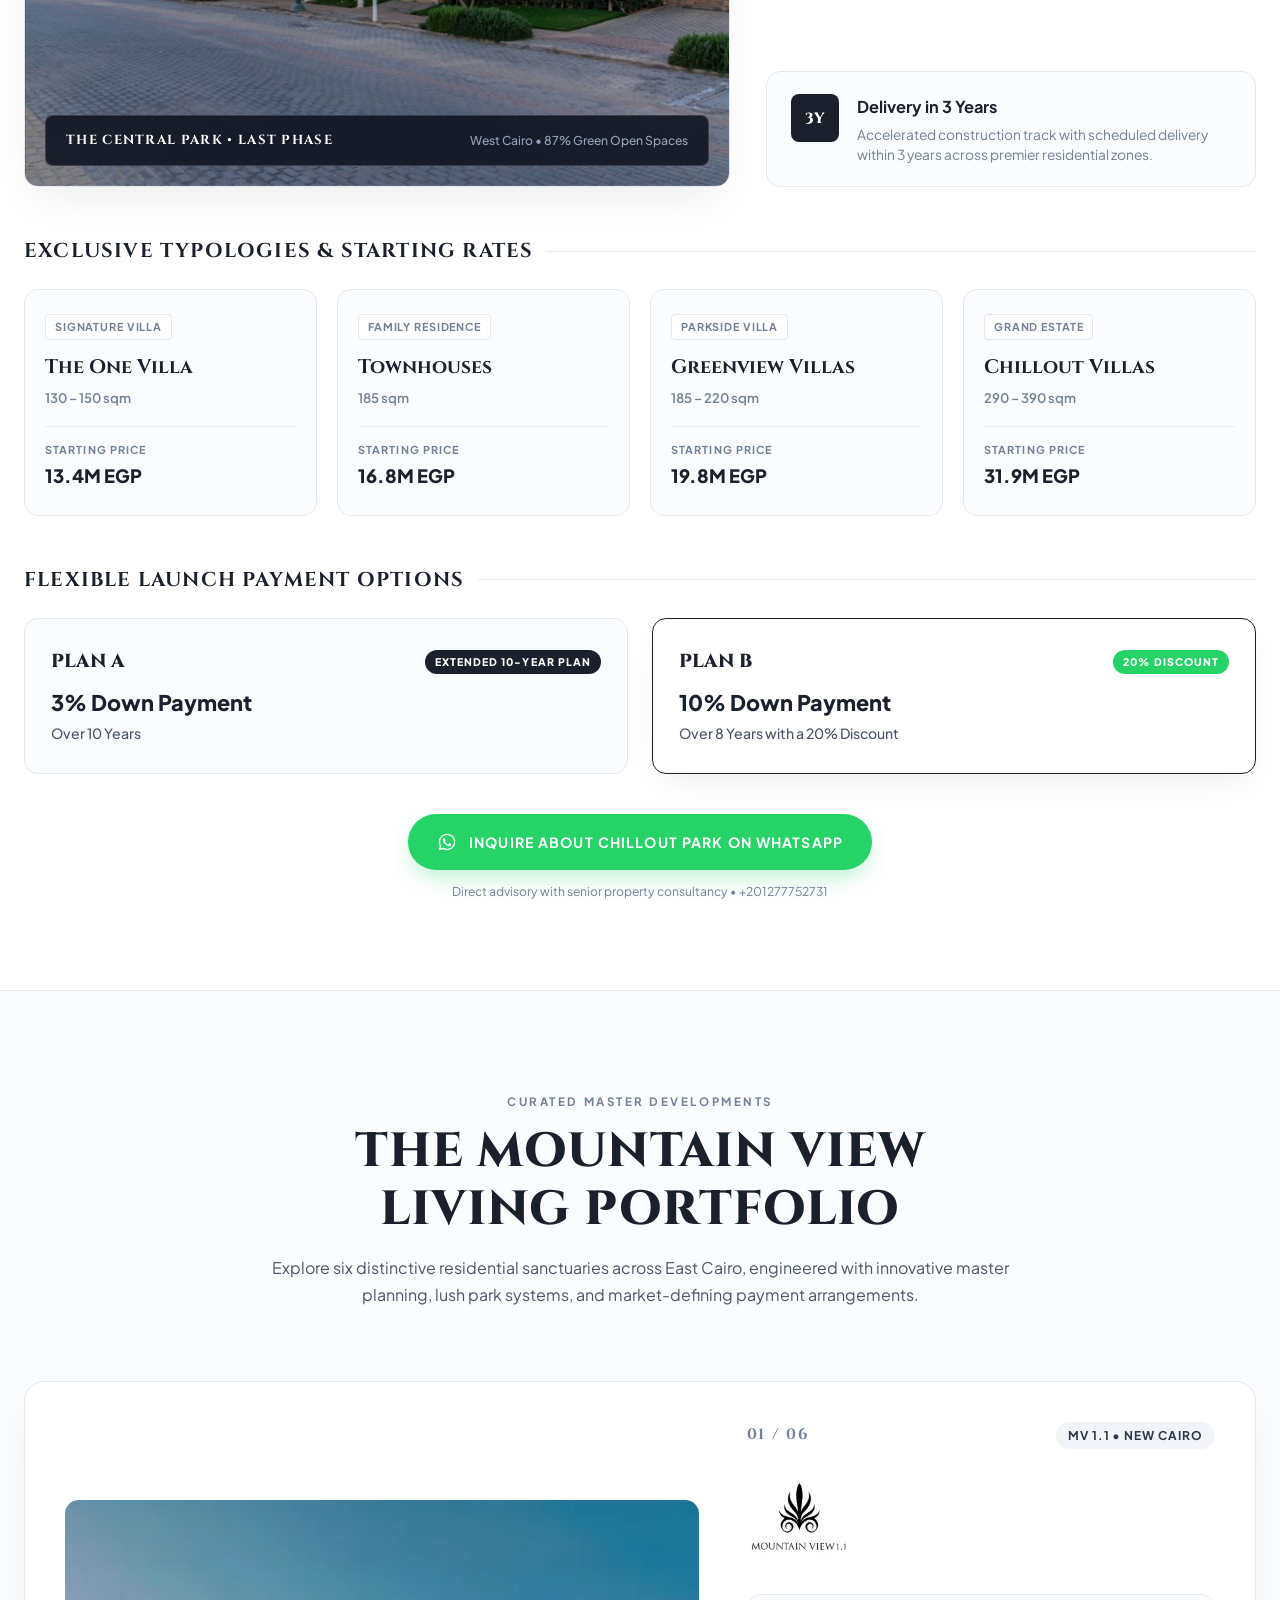
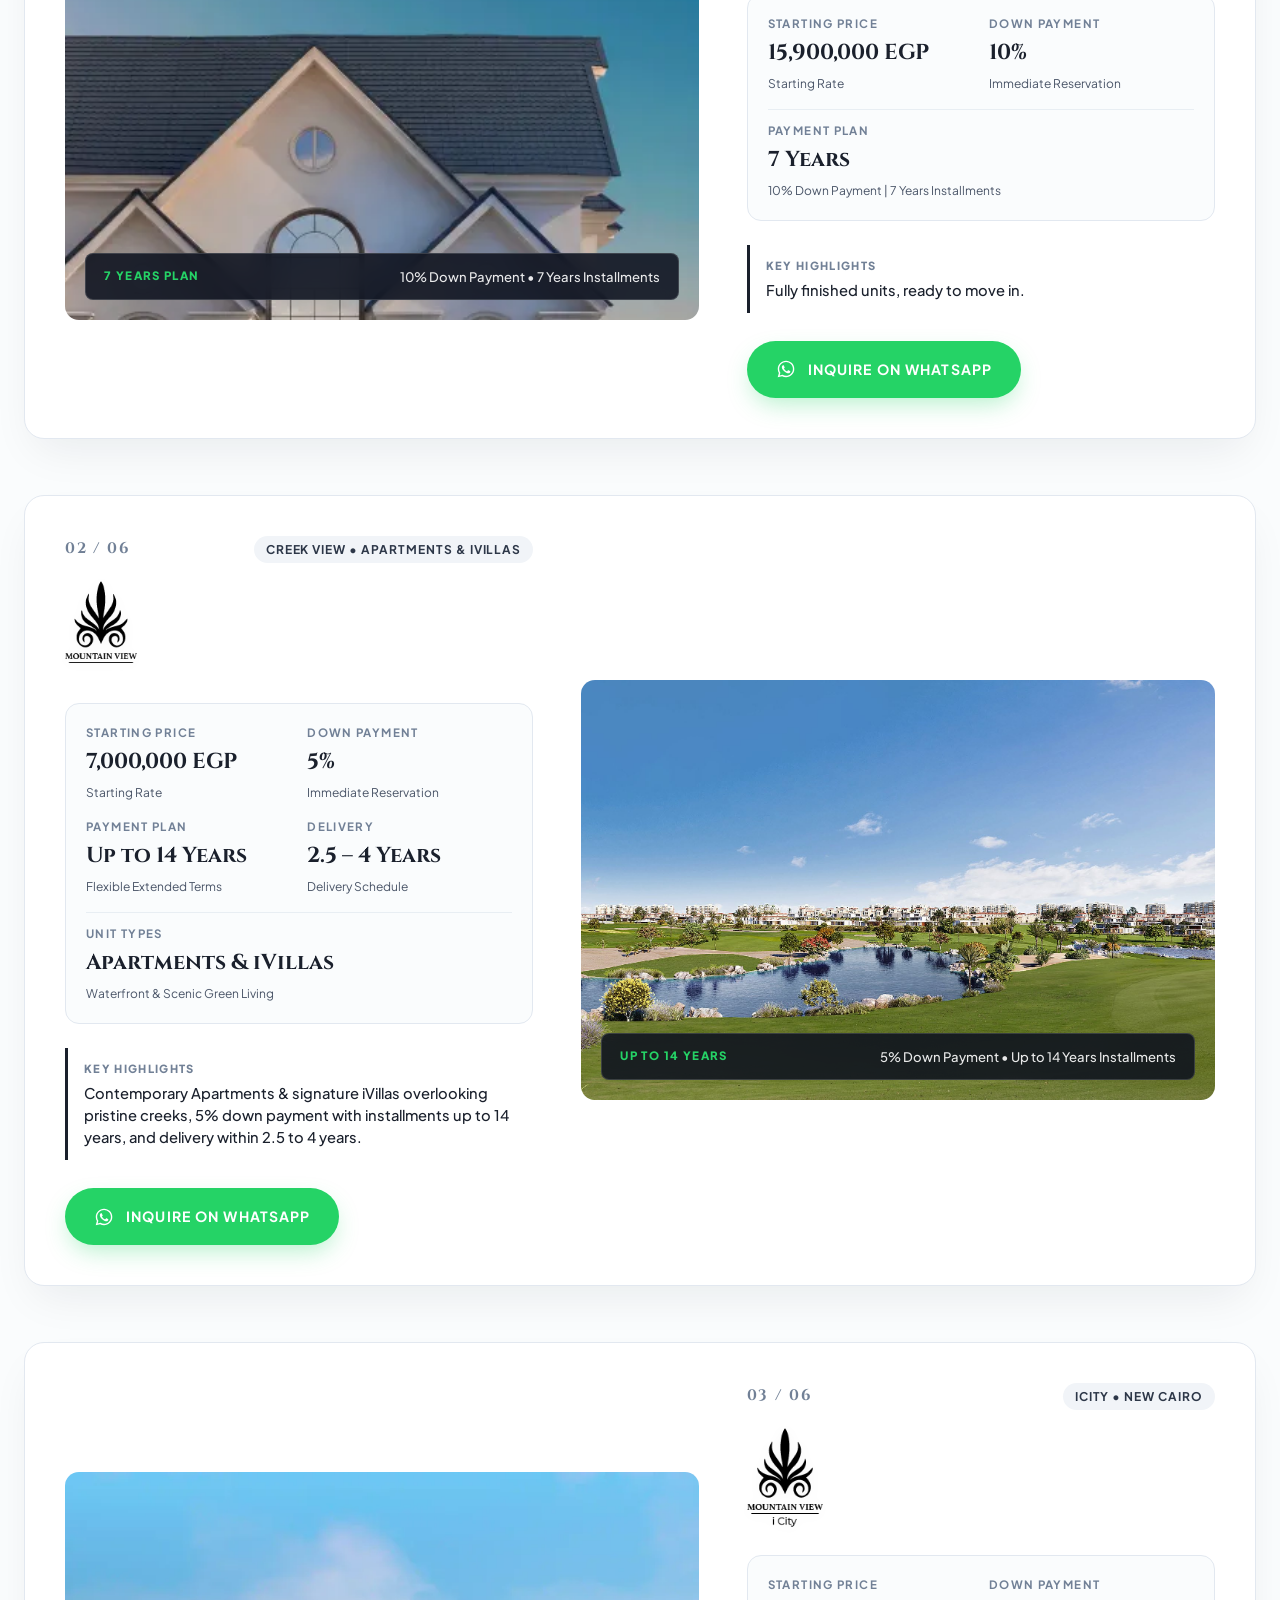
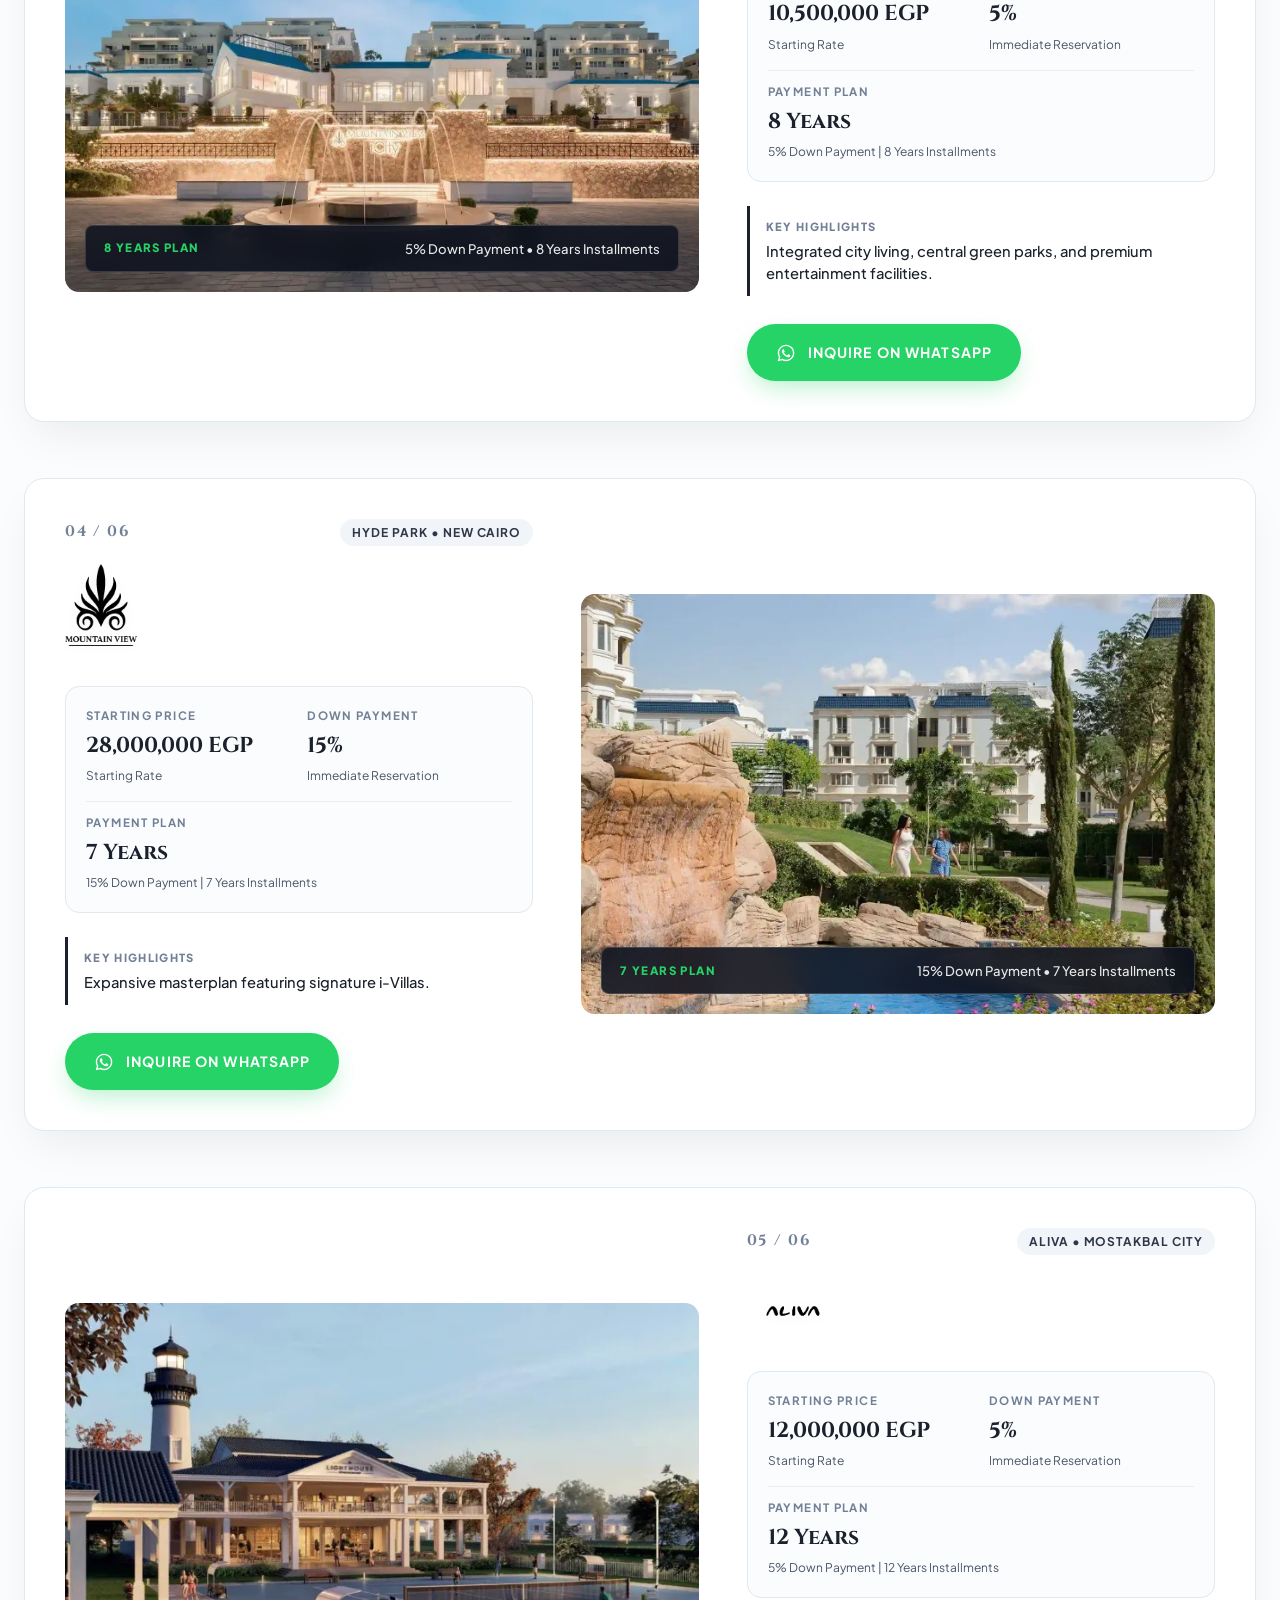
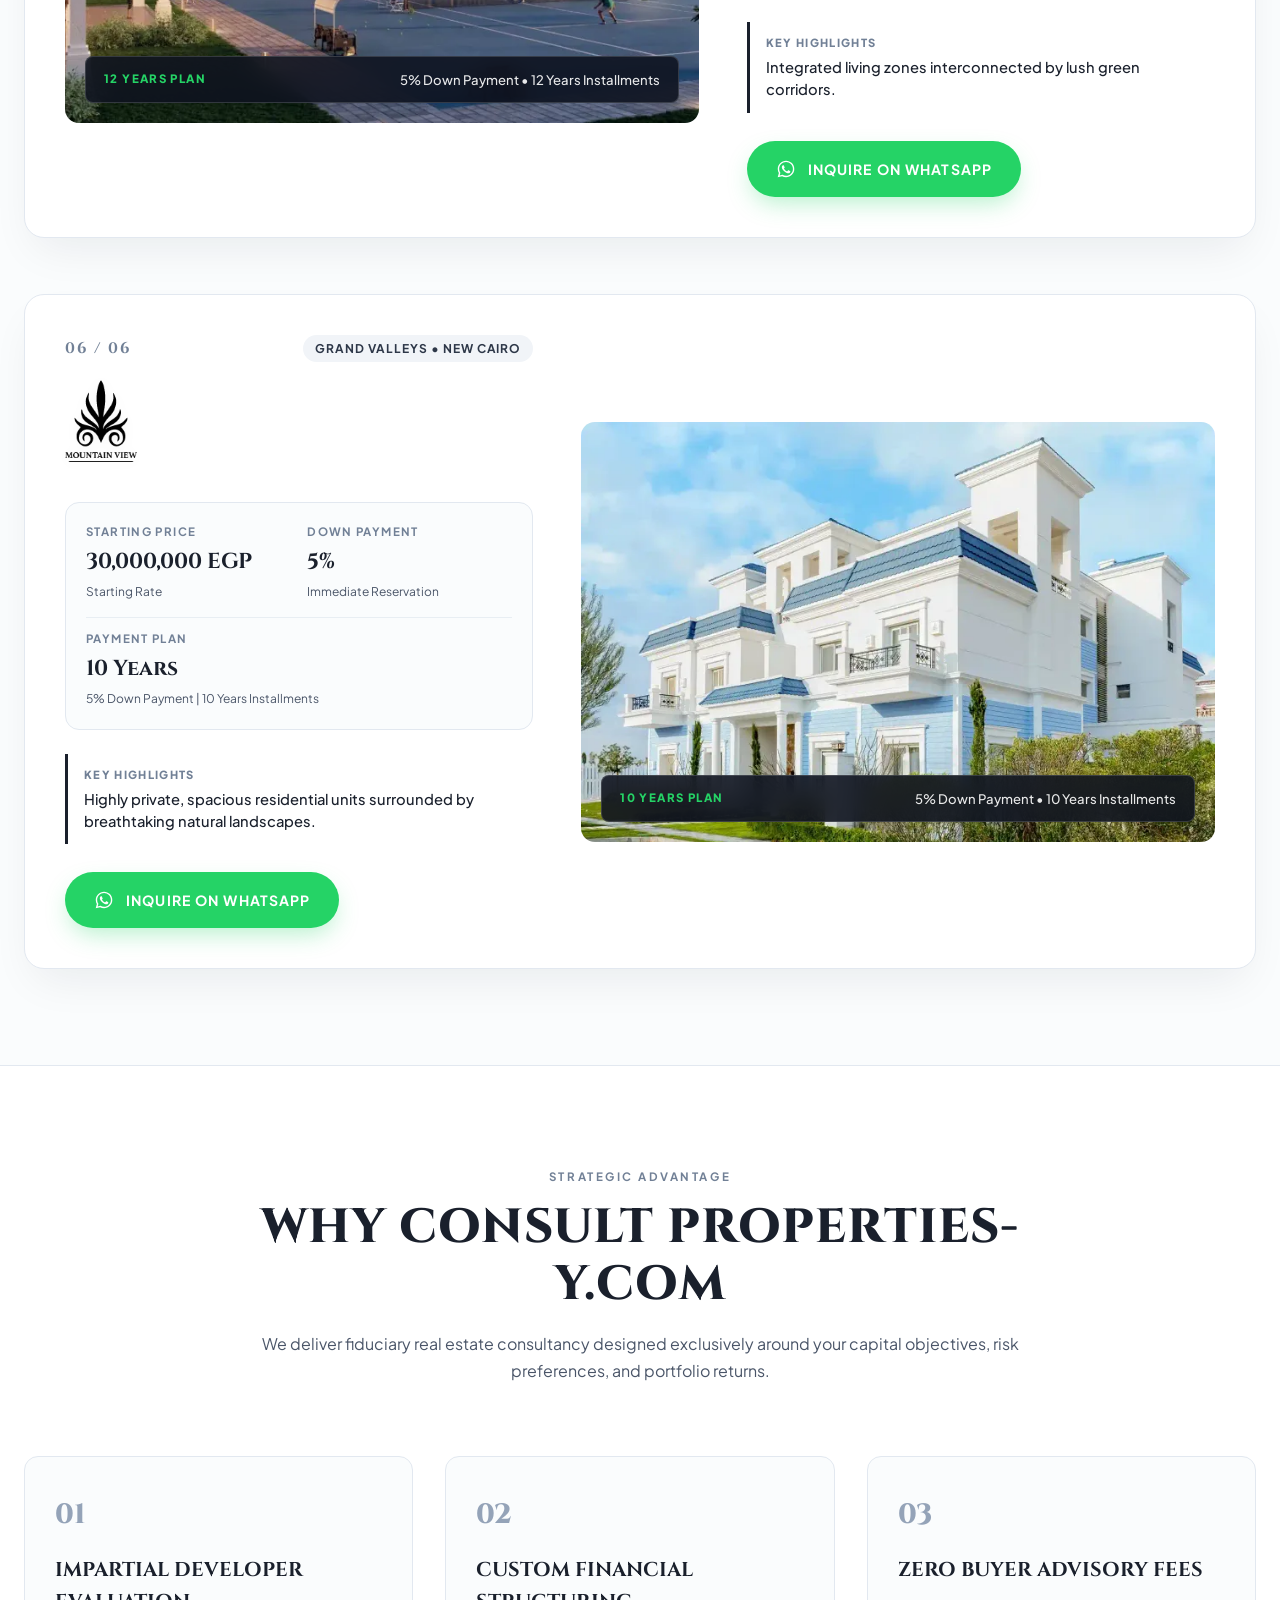
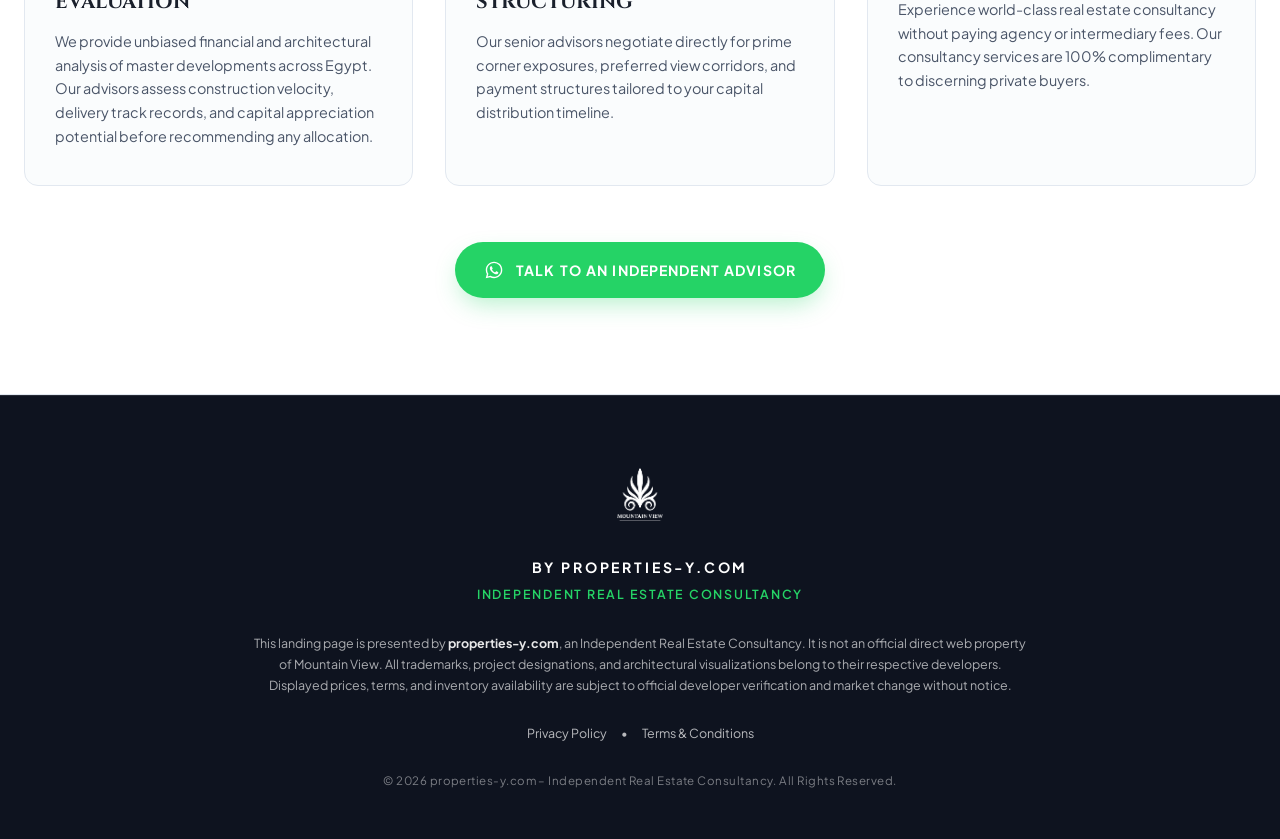
<file: mountain-view.html>
<!DOCTYPE html>
<html lang="en">
<head>
  <!-- Google tag (gtm.js & gtag.js) -->
  <script async src="https://www.googletagmanager.com/gtm.js?id=GTM-MKL52MWH"></script>
  <script async src="https://www.googletagmanager.com/gtag/js?id=AW-18564830215"></script>
  <script async src="https://www.googletagmanager.com/gtag/js?id=AW-18125180547"></script>
  <script>
    window.dataLayer = window.dataLayer || [];
    function gtag(){dataLayer.push(arguments);}
    gtag('js', new Date());

    gtag('config', 'AW-18564830215');
    gtag('config', 'AW-18125180547');

        var _lastWaConversionTime = 0;
    function gtag_report_conversion(url) {
      var now = Date.now();
      if (now - _lastWaConversionTime < 300) {
        return true;
      }
      _lastWaConversionTime = now;

      if (typeof gtag === 'function') {
        gtag('event', 'conversion', {
          'send_to': 'AW-18125180547/AZcICJes-qQcEIOd4cJD',
          'value': 1.0,
          'currency': 'EGP'
        });
        gtag('event', 'conversion', {
          'send_to': 'AW-18125180547',
          'value': 1.0,
          'currency': 'EGP'
        });
        gtag('event', 'contact', {
          'send_to': 'AW-18125180547',
          'method': 'WhatsApp',
          'event_category': 'WhatsApp',
          'event_label': 'WhatsApp Click'
        });
        gtag('event', 'whatsapp_click', {
          'send_to': 'AW-18125180547'
        });
        gtag('event', 'conversion', {
          'send_to': 'AW-18564830215/A7t2CIvYnLYdEIeos5RF',
          'value': 1.0,
          'currency': 'EGP'
        });
      }
      return true;
    }

    var _lastFormConversionTime = 0;
    function gtag_report_form_conversion() {
      var now = Date.now();
      if (now - _lastFormConversionTime < 500) {
        return true;
      }
      _lastFormConversionTime = now;

      if (typeof gtag === 'function') {
        gtag('event', 'conversion', {
          'send_to': 'AW-18125180547/AZcICJes-qQcEIOd4cJD',
          'value': 1.0,
          'currency': 'EGP'
        });
        gtag('event', 'conversion', {
          'send_to': 'AW-18125180547',
          'value': 1.0,
          'currency': 'EGP'
        });
        gtag('event', 'generate_lead', {
          'send_to': 'AW-18125180547',
          'value': 1.0,
          'currency': 'EGP',
          'event_category': 'form',
          'event_label': 'Lead Form Submission'
        });
        gtag('event', 'lead_form_submission', {
          'send_to': 'AW-18125180547'
        });
        gtag('event', 'conversion', {
          'send_to': 'AW-18564830215/A7t2CIvYnLYdEIeos5RF',
          'value': 1.0,
          'currency': 'EGP'
        });
      }
      return true;
    }
  </script>

  <meta charset="UTF-8">
  <meta name="viewport" content="width=device-width, initial-scale=1.0, maximum-scale=5.0">
  <title>Mountain View Exclusive Portfolio – By properties-y.com | Independent Real Estate Consultancy</title>
  <meta name="description" content="Discover premium residences across New Cairo and Mostakbal City by Mountain View: Mountain View 1.1, Creek View, Mountain View iCity, Mountain View Hyde Park, ALIVA, and Mountain View Grand Valleys. Curated by properties-y.com, Independent Real Estate Consultancy.">
  <meta name="keywords" content="Mountain View Egypt, Mountain View 1.1, Creek View, Mountain View iCity, Mountain View Hyde Park, ALIVA Mostakbal City, Mountain View Grand Valleys, properties-y.com, New Cairo real estate, Independent Real Estate Consultancy">
  <meta name="theme-color" content="#0E131F">

  <!-- Canonical & Open Graph -->
  <link rel="canonical" href="https://properties-y.com/mountain-view">
  <meta property="og:title" content="Mountain View Exclusive Portfolio – By properties-y.com">
  <meta property="og:description" content="Discover premium residences across New Cairo and Mostakbal City. Starting from 10.5M EGP | 5% Down Payment | Installments Up to 12 Years.">
  <meta property="og:url" content="https://properties-y.com/mountain-view">
  <meta property="og:type" content="website">
  <meta property="og:image" content="/images/mountain-view/hero-bg.webp">

  <link rel="icon" type="image/png" href="/images/mountain-view/logo-mv-official-black.png">

  <!-- Core Calm Luxury Stylesheet (Zero Gold Policy) -->
  <link rel="stylesheet" href="/mountain-view.css?v=2">
</head>
<body>

  <div class="mountain-view-page-wrap">

    <!-- =========================================================================
         1. HERO SECTION (STARTS DIRECTLY AT TOP: 0 – NO TOP FIXED NAVBAR)
         ========================================================================= -->
    <header class="mv-hero-section" id="hero">
      <div class="hero-overlay"></div>

      <div class="container hero-editorial-grid">

        <!-- Hero Left Column: Mountain View 1.1 Exclusive Offer -->
        <div class="hero-content-column">

          <div class="hero-brand-signature-bar">
            <img 
              src="/images/mountain-view/logo-mv-official-black.png" 
              alt="Mountain View Official Crest" 
              class="hero-brand-logo-img"
              width="150"
              height="auto"
            />
            <div class="hero-signature-label">
              <span class="signature-by">By properties-y.com</span>
              <span class="signature-role">Independent Real Estate Consultancy</span>
            </div>
          </div>

          <div style="margin-bottom: 14px;">
            <span class="chic-badge chic-badge-dark">NEW LAUNCH NOW LIVE</span>
          </div>

          <h1 class="hero-main-headline">
            Mountain View Exclusive Portfolio
            <span>Launching Now: The Central Park at Chillout Park (West Cairo) alongside our premium nationwide residences.</span>
          </h1>

          <p class="hero-lead-text">
            Explore premier residences across West &amp; East Cairo. Discover newly launched private villa communities and ready-to-move luxury properties curated by properties-y.com.
          </p>

          <!-- Simplified & Refined Offer Terms (3 Core Highlights) -->
          <div class="hero-terms-highlights">
            <div class="term-highlight-card">
              <span class="term-stat-number">3% Down</span>
              <span class="term-stat-label">Chillout Park Launch</span>
            </div>
            <div class="term-highlight-card">
              <span class="term-stat-number">10 Years</span>
              <span class="term-stat-label">Equal Installments</span>
            </div>
            <div class="term-highlight-card">
              <span class="term-stat-number">20% Discount</span>
              <span class="term-stat-label">Cash-Smart Plan B</span>
            </div>
          </div>

          <!-- Quick WhatsApp Direct CTA in Hero -->
          <div class="hero-quick-cta">
            <a 
              href="https://wa.me/201277752731?text=Hello%2C%20I%20am%20inquiring%20about%20the%20New%20Launch%20(Chillout%20Park)%20by%20Mountain%20View" 
              target="_blank" 
              rel="noopener noreferrer" 
              class="btn-whatsapp-solid" onclick="return gtag_report_conversion(this.href);">
              <svg viewBox="0 0 24 24">
                <path d="M12.04 2C6.58 2 2.13 6.45 2.13 11.91C2.13 13.66 2.59 15.36 3.45 16.86L2.05 22L7.3 20.62C8.75 21.41 10.38 21.83 12.04 21.83C17.5 21.83 21.95 17.38 21.95 11.92C21.95 9.27 20.92 6.78 19.05 4.91C17.18 3.03 14.69 2 12.04 2ZM12.05 20.15C10.57 20.15 9.12 19.76 7.85 19.01L7.55 18.83L4.43 19.65L5.26 16.61L5.06 16.29C4.24 14.99 3.81 13.47 3.81 11.91C3.81 7.37 7.5 3.69 12.05 3.69C14.25 3.69 16.31 4.55 17.87 6.11C19.42 7.67 20.28 9.73 20.28 11.93C20.27 16.48 16.59 20.15 12.05 20.15ZM16.56 14.33C16.31 14.2 15.09 13.6 14.86 13.52C14.64 13.44 14.47 13.4 14.31 13.65C14.15 13.9 13.68 14.45 13.54 14.61C13.4 14.77 13.26 14.79 13.01 14.66C12.76 14.54 11.96 14.27 11.01 13.43C10.27 12.77 9.77 11.96 9.63 11.71C9.49 11.46 9.61 11.33 9.74 11.2C9.85 11.09 9.99 10.91 10.12 10.76C10.25 10.61 10.29 10.5 10.37 10.33C10.45 10.16 10.41 10.02 10.35 9.89C10.29 9.76 9.79 8.54 9.59 8.04C9.39 7.56 9.18 7.62 9.03 7.61C8.89 7.6 8.72 7.6 8.55 7.6C8.38 7.6 8.11 7.66 7.88 7.91C7.65 8.16 7 8.77 7 10.01C7 11.25 7.9 12.44 8.02 12.61C8.14 12.77 9.8 15.33 12.33 16.42C12.93 16.68 13.4 16.84 13.76 16.95C14.36 17.14 14.91 17.12 15.34 17.05C15.82 16.98 16.82 16.45 17.03 15.86C17.23 15.27 17.23 14.77 17.17 14.66C17.11 14.56 16.95 14.49 16.7 14.37L16.56 14.33Z"/>
              </svg>
              <span>INQUIRE ABOUT NEW LAUNCH</span>
            </a>
          </div>

        </div>

        <!-- Hero Right Column: Frosted Glass Lead Capture Form -->
        <div class="hero-form-column">
          <div class="frosted-lead-card">

            <div class="form-header-block">
              <span class="form-eyebrow">BY PROPERTIES-Y.COM</span>
              <h2 class="form-headline">REGISTER YOUR INTEREST</h2>
              <p class="form-subtext">Direct allocation access, official brochures, and tailored payment plans.</p>
            </div>

            <form id="leadCaptureForm" noValidate>

              <!-- Full Name: Clean blank input, NO placeholder examples -->
              <div class="lead-form-group">
                <label for="leadFullName" class="lead-form-label">Full Name</label>
                <input 
                  type="text" 
                  id="leadFullName" 
                  name="fullName" 
                  class="lead-input-text" 
                  required 
                  autocomplete="name"
                >
              </div>

              <!-- Phone Number: Split Input Layout (UTF-8 Flags Dropdown + Blank Input) -->
              <div class="lead-form-group">
                <label for="leadPhoneInput" class="lead-form-label">Phone Number</label>
                
                <div class="phone-split-container">
                  <input type="hidden" id="selectedDialInput" name="countryDial" value="+20">

                  <!-- Trigger Button -->
                  <button 
                    type="button" 
                    id="countryCodeTrigger" 
                    class="country-dropdown-trigger" 
                    aria-haspopup="true" 
                    aria-expanded="false" 
                    title="Select Country Dial Code">
                    <span class="trigger-flag" id="triggerFlag">🇪🇬</span>
                    <span class="trigger-dial" id="triggerDial">+20</span>
                    <svg class="trigger-chevron" viewBox="0 0 24 24" fill="none" strokeWidth="2.5" strokeLinecap="round" strokeLinejoin="round">
                      <polyline points="6 9 12 15 18 9"></polyline>
                    </svg>
                  </button>

                  <!-- Popover Dropdown -->
                  <div class="country-dropdown-popover" id="countryDropdownPopover" style="display: none;">
                    <div class="country-search-wrap">
                      <input 
                        type="text" 
                        id="countrySearchInput" 
                        class="country-search-input" 
                        placeholder="Search country or code..."
                      >
                    </div>
                    <div class="country-options-scroll" id="countryOptionsContainer">
                      <!-- Populated dynamically via JS -->
                    </div>
                  </div>

                  <!-- Blank Phone Input (NO placeholder text) -->
                  <input 
                    type="tel" 
                    id="leadPhoneInput" 
                    name="phoneNumber" 
                    class="phone-number-field" 
                    required 
                    autocomplete="tel-national"
                  >
                </div>
              </div>

              <!-- Solid Charcoal Submit Button -->
              <button type="submit" id="leadSubmitBtn" class="btn-charcoal-solid">
                REGISTER INTEREST
              </button>
            </form>

            <!-- Form Legal Disclaimer -->
            <p class="form-legal-disclaimer">
              By submitting, you agree to receive communications from <strong>properties-y.com</strong> regarding real estate projects. This landing page is operated by <strong>properties-y.com</strong>, an Independent Real Estate Consultancy, and is not the official website of the developer. Prices and availability are subject to change.
            </p>

            <div class="form-legal-links">
              <a href="/privacy-policy">Privacy Policy</a>
              <span>•</span>
              <a href="/terms-conditions">Terms & Conditions</a>
            </div>

          </div>
        </div>

      </div>
    </header>

    <!-- =========================================================================
         NEW LAUNCH: THE CENTRAL PARK AT CHILLOUT PARK (WEST CAIRO)
         ========================================================================= -->
    <section class="chillout-launch-section" id="chillout-park-launch">
      <div class="container">
        
        <!-- Header -->
        <div class="launch-header-block">
          <div class="launch-badge-pill">NEW LAUNCH • WEST CAIRO</div>
          <h2 class="launch-main-title">The Central Park at Chillout Park</h2>
          <p class="launch-meta-tagline">
            A Naturally Elevated Lifestyle. The most premium park, the last phase, and the greenest area.
          </p>
        </div>

        <!-- Showcase Visual + Key Pillars -->
        <div class="launch-showcase-grid">
          
          <div class="launch-visual-frame">
            <img 
              src="/images/mountain-view/mv-chillout-park.jpg?v=2" 
              alt="The Central Park at Chillout Park - West Cairo" 
              loading="lazy"
            />
            <div class="launch-visual-floating-tag">
              <span class="launch-visual-tag-accent">THE CENTRAL PARK • LAST PHASE</span>
              <span class="launch-visual-tag-sub">West Cairo • 87% Green Open Spaces</span>
            </div>
          </div>

          <div class="launch-pillars-stack">
            <div class="launch-pillar-item">
              <div class="launch-pillar-icon-box">87%</div>
              <div class="launch-pillar-content">
                <h3>Villa-Only Community</h3>
                <p>Private master community designed with 87% open green landscapes and scenic botanical promenades.</p>
              </div>
            </div>

            <div class="launch-pillar-item">
              <div class="launch-pillar-icon-box">LA7</div>
              <div class="launch-pillar-content">
                <h3>Features LA7 Hotel, Gym &amp; Spa</h3>
                <p>World-class branded hospitality, state-of-the-art fitness facilities, and holistic wellness spa.</p>
              </div>
            </div>

            <div class="launch-pillar-item">
              <div class="launch-pillar-icon-box">3Y</div>
              <div class="launch-pillar-content">
                <h3>Delivery in 3 Years</h3>
                <p>Accelerated construction track with scheduled delivery within 3 years across premier residential zones.</p>
              </div>
            </div>
          </div>

        </div>

        <!-- Typology & Starting Prices Grid -->
        <div class="launch-typology-container">
          <div class="launch-block-heading">
            <span>Exclusive Typologies &amp; Starting Rates</span>
          </div>

          <div class="launch-typology-grid">
            <div class="typology-card">
              <span class="typology-badge">Signature Villa</span>
              <h4 class="typology-name">The One Villa</h4>
              <span class="typology-area">130 – 150 sqm</span>
              <div class="typology-price-box">
                <span class="typology-price-label">Starting Price</span>
                <span class="typology-price-value">13.4M EGP</span>
              </div>
            </div>

            <div class="typology-card">
              <span class="typology-badge">Family Residence</span>
              <h4 class="typology-name">Townhouses</h4>
              <span class="typology-area">185 sqm</span>
              <div class="typology-price-box">
                <span class="typology-price-label">Starting Price</span>
                <span class="typology-price-value">16.8M EGP</span>
              </div>
            </div>

            <div class="typology-card">
              <span class="typology-badge">Parkside Villa</span>
              <h4 class="typology-name">Greenview Villas</h4>
              <span class="typology-area">185 – 220 sqm</span>
              <div class="typology-price-box">
                <span class="typology-price-label">Starting Price</span>
                <span class="typology-price-value">19.8M EGP</span>
              </div>
            </div>

            <div class="typology-card">
              <span class="typology-badge">Grand Estate</span>
              <h4 class="typology-name">Chillout Villas</h4>
              <span class="typology-area">290 – 390 sqm</span>
              <div class="typology-price-box">
                <span class="typology-price-label">Starting Price</span>
                <span class="typology-price-value">31.9M EGP</span>
              </div>
            </div>
          </div>
        </div>

        <!-- Payment Plans -->
        <div class="launch-payment-container">
          <div class="launch-block-heading">
            <span>Flexible Launch Payment Options</span>
          </div>

          <div class="launch-payment-grid">
            <div class="payment-plan-card">
              <div class="plan-header-row">
                <span class="plan-title-tag">Plan A</span>
                <span class="plan-badge-pill">Extended 10-Year Plan</span>
              </div>
              <div class="plan-main-terms">3% Down Payment</div>
              <div class="plan-sub-terms">Over 10 Years</div>
            </div>

            <div class="payment-plan-card plan-featured">
              <div class="plan-header-row">
                <span class="plan-title-tag">Plan B</span>
                <span class="plan-badge-pill">20% Discount</span>
              </div>
              <div class="plan-main-terms">10% Down Payment</div>
              <div class="plan-sub-terms">Over 8 Years with a 20% Discount</div>
            </div>
          </div>
        </div>

        <!-- Solid Green WhatsApp CTA -->
        <div class="launch-cta-wrap">
          <a 
            href="https://wa.me/201277752731?text=Hello%2C%20I%20am%20inquiring%20about%20the%20New%20Launch%20(Chillout%20Park)%20by%20Mountain%20View" 
            target="_blank" 
            rel="noopener noreferrer" 
            class="btn-whatsapp-solid" onclick="return gtag_report_conversion(this.href);">
            <svg viewBox="0 0 24 24">
              <path d="M12.04 2C6.58 2 2.13 6.45 2.13 11.91C2.13 13.66 2.59 15.36 3.45 16.86L2.05 22L7.3 20.62C8.75 21.41 10.38 21.83 12.04 21.83C17.5 21.83 21.95 17.38 21.95 11.92C21.95 9.27 20.92 6.78 19.05 4.91C17.18 3.03 14.69 2 12.04 2ZM12.05 20.15C10.57 20.15 9.12 19.76 7.85 19.01L7.55 18.83L4.43 19.65L5.26 16.61L5.06 16.29C4.24 14.99 3.81 13.47 3.81 11.91C3.81 7.37 7.5 3.69 12.05 3.69C14.25 3.69 16.31 4.55 17.87 6.11C19.42 7.67 20.28 9.73 20.28 11.93C20.27 16.48 16.59 20.15 12.05 20.15ZM16.56 14.33C16.31 14.2 15.09 13.6 14.86 13.52C14.64 13.44 14.47 13.4 14.31 13.65C14.15 13.9 13.68 14.45 13.54 14.61C13.4 14.77 13.26 14.79 13.01 14.66C12.76 14.54 11.96 14.27 11.01 13.43C10.27 12.77 9.77 11.96 9.63 11.71C9.49 11.46 9.61 11.33 9.74 11.2C9.85 11.09 9.99 10.91 10.12 10.76C10.25 10.61 10.29 10.5 10.37 10.33C10.45 10.16 10.41 10.02 10.35 9.89C10.29 9.76 9.79 8.54 9.59 8.04C9.39 7.56 9.18 7.62 9.03 7.61C8.89 7.6 8.72 7.6 8.55 7.6C8.38 7.6 8.11 7.66 7.88 7.91C7.65 8.16 7 8.77 7 10.01C7 11.25 7.9 12.44 8.02 12.61C8.14 12.77 9.8 15.33 12.33 16.42C12.93 16.68 13.4 16.84 13.76 16.95C14.36 17.14 14.91 17.12 15.34 17.05C15.82 16.98 16.82 16.45 17.03 15.86C17.23 15.27 17.23 14.77 17.17 14.66C17.11 14.56 16.95 14.49 16.7 14.37L16.56 14.33Z"/>
            </svg>
            <span>INQUIRE ABOUT CHILLOUT PARK ON WHATSAPP</span>
          </a>
          <span class="launch-cta-disclaimer">Direct advisory with senior property consultancy • +201277752731</span>
        </div>

      </div>
    </section>

    <!-- =========================================================================
         2. DEDICATED PROJECT SECTIONS (ONE COMPOUND PER SECTION)
         ========================================================================= -->
    <main class="portfolio-curation-section">
      <div class="container">

        <div class="section-editorial-intro">
          <span class="editorial-kicker">CURATED MASTER DEVELOPMENTS</span>
          <h2 class="editorial-section-title">The Mountain View Living Portfolio</h2>
          <p class="editorial-section-desc">
            Explore six distinctive residential sanctuaries across East Cairo, engineered with innovative master planning, lush park systems, and market-defining payment arrangements.
          </p>
        </div>

        <!-- SECTION 1: MOUNTAIN VIEW 1.1 -->
        <article class="editorial-project-row" id="mountain-view-1-1">
          <div class="project-visual-column">
            <div class="project-image-frame">
              <img 
                src="/images/mountain-view/mv-1-1.webp" 
                alt="Mountain View 1.1 New Cairo" 
                loading="lazy" 
              />
              <div class="floating-payment-tag">
                <span class="tag-accent">7 YEARS PLAN</span>
                <span class="tag-plan">10% Down Payment • 7 Years Installments</span>
              </div>
            </div>
          </div>

          <div class="project-info-column">
            <div class="project-meta-header">
              <span class="project-index-number">01 / 06</span>
              <span class="project-location-badge">MV 1.1 • New Cairo</span>
            </div>

            <!-- Official Project Logo as Prominent Section Heading -->
            <div class="project-logo-heading-wrap">
              <img 
                src="/images/mountain-view/logo-mv-1-1.png" 
                alt="Mountain View 1.1 Official Logo" 
                class="project-hero-logo logo-mv-1-1"
                loading="lazy" 
              />
            </div>

            <div class="project-terms-matrix">
              <div class="terms-matrix-grid">
                <div class="matrix-cell">
                  <span class="matrix-cell-label">Starting Price</span>
                  <span class="matrix-cell-value">15,900,000 EGP</span>
                  <span class="matrix-cell-sub">Starting Rate</span>
                </div>
                <div class="matrix-cell">
                  <span class="matrix-cell-label">Down Payment</span>
                  <span class="matrix-cell-value">10%</span>
                  <span class="matrix-cell-sub">Immediate Reservation</span>
                </div>
                <div class="matrix-cell cell-full">
                  <span class="matrix-cell-label">Payment Plan</span>
                  <span class="matrix-cell-value">7 Years</span>
                  <span class="matrix-cell-sub">10% Down Payment | 7 Years Installments</span>
                </div>
              </div>
            </div>

            <div class="project-highlights-box">
              <span class="highlights-label">Key Highlights</span>
              <p class="highlights-text">Fully finished units, ready to move in.</p>
            </div>

            <div class="project-actions-block">
              <a 
                href="https://wa.me/201277752731?text=Hello%2C%20I%20am%20inquiring%20about%20Mountain%20View%201.1" 
                target="_blank" 
                rel="noopener noreferrer" 
                class="btn-whatsapp-solid" onclick="return gtag_report_conversion(this.href);">
                <svg viewBox="0 0 24 24">
                  <path d="M12.04 2C6.58 2 2.13 6.45 2.13 11.91C2.13 13.66 2.59 15.36 3.45 16.86L2.05 22L7.3 20.62C8.75 21.41 10.38 21.83 12.04 21.83C17.5 21.83 21.95 17.38 21.95 11.92C21.95 9.27 20.92 6.78 19.05 4.91C17.18 3.03 14.69 2 12.04 2ZM12.05 20.15C10.57 20.15 9.12 19.76 7.85 19.01L7.55 18.83L4.43 19.65L5.26 16.61L5.06 16.29C4.24 14.99 3.81 13.47 3.81 11.91C3.81 7.37 7.5 3.69 12.05 3.69C14.25 3.69 16.31 4.55 17.87 6.11C19.42 7.67 20.28 9.73 20.28 11.93C20.27 16.48 16.59 20.15 12.05 20.15ZM16.56 14.33C16.31 14.2 15.09 13.6 14.86 13.52C14.64 13.44 14.47 13.4 14.31 13.65C14.15 13.9 13.68 14.45 13.54 14.61C13.4 14.77 13.26 14.79 13.01 14.66C12.76 14.54 11.96 14.27 11.01 13.43C10.27 12.77 9.77 11.96 9.63 11.71C9.49 11.46 9.61 11.33 9.74 11.2C9.85 11.09 9.99 10.91 10.12 10.76C10.25 10.61 10.29 10.5 10.37 10.33C10.45 10.16 10.41 10.02 10.35 9.89C10.29 9.76 9.79 8.54 9.59 8.04C9.39 7.56 9.18 7.62 9.03 7.61C8.89 7.6 8.72 7.6 8.55 7.6C8.38 7.6 8.11 7.66 7.88 7.91C7.65 8.16 7 8.77 7 10.01C7 11.25 7.9 12.44 8.02 12.61C8.14 12.77 9.8 15.33 12.33 16.42C12.93 16.68 13.4 16.84 13.76 16.95C14.36 17.14 14.91 17.12 15.34 17.05C15.82 16.98 16.82 16.45 17.03 15.86C17.23 15.27 17.23 14.77 17.17 14.66C17.11 14.56 16.95 14.49 16.7 14.37L16.56 14.33Z"/>
                </svg>
                <span>INQUIRE ON WHATSAPP</span>
              </a>
            </div>
          </div>
        </article>

        <!-- SECTION 2: CREEK VIEW -->
        <article class="editorial-project-row row-inverted" id="creek-view">
          <div class="project-visual-column">
            <div class="project-image-frame">
              <img 
                src="/images/mountain-view/mv-creek-view.jpg" 
                alt="Mountain View Creek View Apartments &amp; iVillas" 
                loading="lazy" 
              />
              <div class="floating-payment-tag">
                <span class="tag-accent">UP TO 14 YEARS</span>
                <span class="tag-plan">5% Down Payment • Up to 14 Years Installments</span>
              </div>
            </div>
          </div>

          <div class="project-info-column">
            <div class="project-meta-header">
              <span class="project-index-number">02 / 06</span>
              <span class="project-location-badge">Creek View • Apartments &amp; iVillas</span>
            </div>

            <!-- Official Project Logo as Prominent Section Heading -->
            <div class="project-logo-heading-wrap">
              <img 
                src="/images/mountain-view/logo-mv-official-black.png" 
                alt="Mountain View Creek View Official Logo" 
                class="project-hero-logo logo-mv-official"
                loading="lazy" 
              />
            </div>

            <div class="project-terms-matrix">
              <div class="terms-matrix-grid">
                <div class="matrix-cell">
                  <span class="matrix-cell-label">Starting Price</span>
                  <span class="matrix-cell-value">7,000,000 EGP</span>
                  <span class="matrix-cell-sub">Starting Rate</span>
                </div>
                <div class="matrix-cell">
                  <span class="matrix-cell-label">Down Payment</span>
                  <span class="matrix-cell-value">5%</span>
                  <span class="matrix-cell-sub">Immediate Reservation</span>
                </div>
                <div class="matrix-cell">
                  <span class="matrix-cell-label">Payment Plan</span>
                  <span class="matrix-cell-value">Up to 14 Years</span>
                  <span class="matrix-cell-sub">Flexible Extended Terms</span>
                </div>
                <div class="matrix-cell">
                  <span class="matrix-cell-label">Delivery</span>
                  <span class="matrix-cell-value">2.5 – 4 Years</span>
                  <span class="matrix-cell-sub">Delivery Schedule</span>
                </div>
                <div class="matrix-cell cell-full">
                  <span class="matrix-cell-label">Unit Types</span>
                  <span class="matrix-cell-value">Apartments &amp; iVillas</span>
                  <span class="matrix-cell-sub">Waterfront &amp; Scenic Green Living</span>
                </div>
              </div>
            </div>

            <div class="project-highlights-box">
              <span class="highlights-label">Key Highlights</span>
              <p class="highlights-text">Contemporary Apartments &amp; signature iVillas overlooking pristine creeks, 5% down payment with installments up to 14 years, and delivery within 2.5 to 4 years.</p>
            </div>

            <div class="project-actions-block">
              <a 
                href="https://wa.me/201277752731?text=Hello%2C%20I%20am%20inquiring%20about%20Mountain%20View%20Creek%20View" 
                target="_blank" 
                rel="noopener noreferrer" 
                class="btn-whatsapp-solid" onclick="return gtag_report_conversion(this.href);">
                <svg viewBox="0 0 24 24">
                  <path d="M12.04 2C6.58 2 2.13 6.45 2.13 11.91C2.13 13.66 2.59 15.36 3.45 16.86L2.05 22L7.3 20.62C8.75 21.41 10.38 21.83 12.04 21.83C17.5 21.83 21.95 17.38 21.95 11.92C21.95 9.27 20.92 6.78 19.05 4.91C17.18 3.03 14.69 2 12.04 2ZM12.05 20.15C10.57 20.15 9.12 19.76 7.85 19.01L7.55 18.83L4.43 19.65L5.26 16.61L5.06 16.29C4.24 14.99 3.81 13.47 3.81 11.91C3.81 7.37 7.5 3.69 12.05 3.69C14.25 3.69 16.31 4.55 17.87 6.11C19.42 7.67 20.28 9.73 20.28 11.93C20.27 16.48 16.59 20.15 12.05 20.15ZM16.56 14.33C16.31 14.2 15.09 13.6 14.86 13.52C14.64 13.44 14.47 13.4 14.31 13.65C14.15 13.9 13.68 14.45 13.54 14.61C13.4 14.77 13.26 14.79 13.01 14.66C12.76 14.54 11.96 14.27 11.01 13.43C10.27 12.77 9.77 11.96 9.63 11.71C9.49 11.46 9.61 11.33 9.74 11.2C9.85 11.09 9.99 10.91 10.12 10.76C10.25 10.61 10.29 10.5 10.37 10.33C10.45 10.16 10.41 10.02 10.35 9.89C10.29 9.76 9.79 8.54 9.59 8.04C9.39 7.56 9.18 7.62 9.03 7.61C8.89 7.6 8.72 7.6 8.55 7.6C8.38 7.6 8.11 7.66 7.88 7.91C7.65 8.16 7 8.77 7 10.01C7 11.25 7.9 12.44 8.02 12.61C8.14 12.77 9.8 15.33 12.33 16.42C12.93 16.68 13.4 16.84 13.76 16.95C14.36 17.14 14.91 17.12 15.34 17.05C15.82 16.98 16.82 16.45 17.03 15.86C17.23 15.27 17.23 14.77 17.17 14.66C17.11 14.56 16.95 14.49 16.7 14.37L16.56 14.33Z"/>
                </svg>
                <span>INQUIRE ON WHATSAPP</span>
              </a>
            </div>
          </div>
        </article>

        <!-- SECTION 3: MOUNTAIN VIEW ICITY -->
        <article class="editorial-project-row" id="mountain-view-icity">
          <div class="project-visual-column">
            <div class="project-image-frame">
              <img 
                src="/images/mountain-view/mv-icity.webp" 
                alt="Mountain View iCity New Cairo" 
                loading="lazy" 
              />
              <div class="floating-payment-tag">
                <span class="tag-accent">8 YEARS PLAN</span>
                <span class="tag-plan">5% Down Payment • 8 Years Installments</span>
              </div>
            </div>
          </div>

          <div class="project-info-column">
            <div class="project-meta-header">
              <span class="project-index-number">03 / 06</span>
              <span class="project-location-badge">iCity • New Cairo</span>
            </div>

            <!-- Official Project Logo as Prominent Section Heading -->
            <div class="project-logo-heading-wrap">
              <img 
                src="/images/mountain-view/logo-mv-icity.png" 
                alt="Mountain View iCity Official Logo" 
                class="project-hero-logo logo-mv-icity"
                loading="lazy" 
              />
            </div>

            <div class="project-terms-matrix">
              <div class="terms-matrix-grid">
                <div class="matrix-cell">
                  <span class="matrix-cell-label">Starting Price</span>
                  <span class="matrix-cell-value">10,500,000 EGP</span>
                  <span class="matrix-cell-sub">Starting Rate</span>
                </div>
                <div class="matrix-cell">
                  <span class="matrix-cell-label">Down Payment</span>
                  <span class="matrix-cell-value">5%</span>
                  <span class="matrix-cell-sub">Immediate Reservation</span>
                </div>
                <div class="matrix-cell cell-full">
                  <span class="matrix-cell-label">Payment Plan</span>
                  <span class="matrix-cell-value">8 Years</span>
                  <span class="matrix-cell-sub">5% Down Payment | 8 Years Installments</span>
                </div>
              </div>
            </div>

            <div class="project-highlights-box">
              <span class="highlights-label">Key Highlights</span>
              <p class="highlights-text">Integrated city living, central green parks, and premium entertainment facilities.</p>
            </div>

            <div class="project-actions-block">
              <a 
                href="https://wa.me/201277752731?text=Hello%2C%20I%20am%20inquiring%20about%20Mountain%20View%20iCity" 
                target="_blank" 
                rel="noopener noreferrer" 
                class="btn-whatsapp-solid" onclick="return gtag_report_conversion(this.href);">
                <svg viewBox="0 0 24 24">
                  <path d="M12.04 2C6.58 2 2.13 6.45 2.13 11.91C2.13 13.66 2.59 15.36 3.45 16.86L2.05 22L7.3 20.62C8.75 21.41 10.38 21.83 12.04 21.83C17.5 21.83 21.95 17.38 21.95 11.92C21.95 9.27 20.92 6.78 19.05 4.91C17.18 3.03 14.69 2 12.04 2ZM12.05 20.15C10.57 20.15 9.12 19.76 7.85 19.01L7.55 18.83L4.43 19.65L5.26 16.61L5.06 16.29C4.24 14.99 3.81 13.47 3.81 11.91C3.81 7.37 7.5 3.69 12.05 3.69C14.25 3.69 16.31 4.55 17.87 6.11C19.42 7.67 20.28 9.73 20.28 11.93C20.27 16.48 16.59 20.15 12.05 20.15ZM16.56 14.33C16.31 14.2 15.09 13.6 14.86 13.52C14.64 13.44 14.47 13.4 14.31 13.65C14.15 13.9 13.68 14.45 13.54 14.61C13.4 14.77 13.26 14.79 13.01 14.66C12.76 14.54 11.96 14.27 11.01 13.43C10.27 12.77 9.77 11.96 9.63 11.71C9.49 11.46 9.61 11.33 9.74 11.2C9.85 11.09 9.99 10.91 10.12 10.76C10.25 10.61 10.29 10.5 10.37 10.33C10.45 10.16 10.41 10.02 10.35 9.89C10.29 9.76 9.79 8.54 9.59 8.04C9.39 7.56 9.18 7.62 9.03 7.61C8.89 7.6 8.72 7.6 8.55 7.6C8.38 7.6 8.11 7.66 7.88 7.91C7.65 8.16 7.88 8.77 7 10.01C7 11.25 7.9 12.44 8.02 12.61C8.14 12.77 9.8 15.33 12.33 16.42C12.93 16.68 13.4 16.84 13.76 16.95C14.36 17.14 14.91 17.12 15.34 17.05C15.82 16.98 16.82 16.45 17.03 15.86C17.23 15.27 17.23 14.77 17.17 14.66C17.11 14.56 16.95 14.49 16.7 14.37L16.56 14.33Z"/>
                </svg>
                <span>INQUIRE ON WHATSAPP</span>
              </a>
            </div>
          </div>
        </article>

        <!-- SECTION 4: MOUNTAIN VIEW HYDE PARK -->
        <article class="editorial-project-row row-inverted" id="mountain-view-hyde-park">
          <div class="project-visual-column">
            <div class="project-image-frame">
              <img 
                src="/images/mountain-view/mv-hydepark.webp" 
                alt="Mountain View Hyde Park New Cairo" 
                loading="lazy" 
              />
              <div class="floating-payment-tag">
                <span class="tag-accent">7 YEARS PLAN</span>
                <span class="tag-plan">15% Down Payment • 7 Years Installments</span>
              </div>
            </div>
          </div>

          <div class="project-info-column">
            <div class="project-meta-header">
              <span class="project-index-number">04 / 06</span>
              <span class="project-location-badge">Hyde Park • New Cairo</span>
            </div>

            <!-- Official Project Logo as Prominent Section Heading -->
            <div class="project-logo-heading-wrap">
              <img 
                src="/images/mountain-view/logo-mv-official-black.png" 
                alt="Mountain View Hyde Park Official Crest" 
                class="project-hero-logo logo-mv-official"
                loading="lazy" 
              />
            </div>

            <div class="project-terms-matrix">
              <div class="terms-matrix-grid">
                <div class="matrix-cell">
                  <span class="matrix-cell-label">Starting Price</span>
                  <span class="matrix-cell-value">28,000,000 EGP</span>
                  <span class="matrix-cell-sub">Starting Rate</span>
                </div>
                <div class="matrix-cell">
                  <span class="matrix-cell-label">Down Payment</span>
                  <span class="matrix-cell-value">15%</span>
                  <span class="matrix-cell-sub">Immediate Reservation</span>
                </div>
                <div class="matrix-cell cell-full">
                  <span class="matrix-cell-label">Payment Plan</span>
                  <span class="matrix-cell-value">7 Years</span>
                  <span class="matrix-cell-sub">15% Down Payment | 7 Years Installments</span>
                </div>
              </div>
            </div>

            <div class="project-highlights-box">
              <span class="highlights-label">Key Highlights</span>
              <p class="highlights-text">Expansive masterplan featuring signature i-Villas.</p>
            </div>

            <div class="project-actions-block">
              <a 
                href="https://wa.me/201277752731?text=Hello%2C%20I%20am%20inquiring%20about%20Mountain%20View%20Hyde%20Park" 
                target="_blank" 
                rel="noopener noreferrer" 
                class="btn-whatsapp-solid" onclick="return gtag_report_conversion(this.href);">
                <svg viewBox="0 0 24 24">
                  <path d="M12.04 2C6.58 2 2.13 6.45 2.13 11.91C2.13 13.66 2.59 15.36 3.45 16.86L2.05 22L7.3 20.62C8.75 21.41 10.38 21.83 12.04 21.83C17.5 21.83 21.95 17.38 21.95 11.92C21.95 9.27 20.92 6.78 19.05 4.91C17.18 3.03 14.69 2 12.04 2ZM12.05 20.15C10.57 20.15 9.12 19.76 7.85 19.01L7.55 18.83L4.43 19.65L5.26 16.61L5.06 16.29C4.24 14.99 3.81 13.47 3.81 11.91C3.81 7.37 7.5 3.69 12.05 3.69C14.25 3.69 16.31 4.55 17.87 6.11C19.42 7.67 20.28 9.73 20.28 11.93C20.27 16.48 16.59 20.15 12.05 20.15ZM16.56 14.33C16.31 14.2 15.09 13.6 14.86 13.52C14.64 13.44 14.47 13.4 14.31 13.65C14.15 13.9 13.68 14.45 13.54 14.61C13.4 14.77 13.26 14.79 13.01 14.66C12.76 14.54 11.96 14.27 11.01 13.43C10.27 12.77 9.77 11.96 9.63 11.71C9.49 11.46 9.61 11.33 9.74 11.2C9.85 11.09 9.99 10.91 10.12 10.76C10.25 10.61 10.29 10.5 10.37 10.33C10.45 10.16 10.41 10.02 10.35 9.89C10.29 9.76 9.79 8.54 9.59 8.04C9.39 7.56 9.18 7.62 9.03 7.61C8.89 7.6 8.72 7.6 8.55 7.6C8.38 7.6 8.11 7.66 7.88 7.91C7.65 8.16 7 8.77 7 10.01C7 11.25 7.9 12.44 8.02 12.61C8.14 12.77 9.8 15.33 12.33 16.42C12.93 16.68 13.4 16.84 13.76 16.95C14.36 17.14 14.91 17.12 15.34 17.05C15.82 16.98 16.82 16.45 17.03 15.86C17.23 15.27 17.23 14.77 17.17 14.66C17.11 14.56 16.95 14.49 16.7 14.37L16.56 14.33Z"/>
                </svg>
                <span>INQUIRE ON WHATSAPP</span>
              </a>
            </div>
          </div>
        </article>

        <!-- SECTION 5: ALIVA (MOSTAKBAL CITY) -->
        <article class="editorial-project-row" id="aliva">
          <div class="project-visual-column">
            <div class="project-image-frame">
              <img 
                src="/images/mountain-view/mv-aliva.webp" 
                alt="ALIVA Mostakbal City by Mountain View" 
                loading="lazy" 
              />
              <div class="floating-payment-tag">
                <span class="tag-accent">12 YEARS PLAN</span>
                <span class="tag-plan">5% Down Payment • 12 Years Installments</span>
              </div>
            </div>
          </div>

          <div class="project-info-column">
            <div class="project-meta-header">
              <span class="project-index-number">05 / 06</span>
              <span class="project-location-badge">ALIVA • Mostakbal City</span>
            </div>

            <!-- Official Project Logo as Prominent Section Heading -->
            <div class="project-logo-heading-wrap">
              <img 
                src="/images/mountain-view/logo-mv-aliva.png" 
                alt="ALIVA Official Logo" 
                class="project-hero-logo logo-aliva"
                loading="lazy" 
              />
            </div>

            <div class="project-terms-matrix">
              <div class="terms-matrix-grid">
                <div class="matrix-cell">
                  <span class="matrix-cell-label">Starting Price</span>
                  <span class="matrix-cell-value">12,000,000 EGP</span>
                  <span class="matrix-cell-sub">Starting Rate</span>
                </div>
                <div class="matrix-cell">
                  <span class="matrix-cell-label">Down Payment</span>
                  <span class="matrix-cell-value">5%</span>
                  <span class="matrix-cell-sub">Immediate Reservation</span>
                </div>
                <div class="matrix-cell cell-full">
                  <span class="matrix-cell-label">Payment Plan</span>
                  <span class="matrix-cell-value">12 Years</span>
                  <span class="matrix-cell-sub">5% Down Payment | 12 Years Installments</span>
                </div>
              </div>
            </div>

            <div class="project-highlights-box">
              <span class="highlights-label">Key Highlights</span>
              <p class="highlights-text">Integrated living zones interconnected by lush green corridors.</p>
            </div>

            <div class="project-actions-block">
              <a 
                href="https://wa.me/201277752731?text=Hello%2C%20I%20am%20inquiring%20about%20ALIVA%20by%20Mountain%20View" 
                target="_blank" 
                rel="noopener noreferrer" 
                class="btn-whatsapp-solid" onclick="return gtag_report_conversion(this.href);">
                <svg viewBox="0 0 24 24">
                  <path d="M12.04 2C6.58 2 2.13 6.45 2.13 11.91C2.13 13.66 2.59 15.36 3.45 16.86L2.05 22L7.3 20.62C8.75 21.41 10.38 21.83 12.04 21.83C17.5 21.83 21.95 17.38 21.95 11.92C21.95 9.27 20.92 6.78 19.05 4.91C17.18 3.03 14.69 2 12.04 2ZM12.05 20.15C10.57 20.15 9.12 19.76 7.85 19.01L7.55 18.83L4.43 19.65L5.26 16.61L5.06 16.29C4.24 14.99 3.81 13.47 3.81 11.91C3.81 7.37 7.5 3.69 12.05 3.69C14.25 3.69 16.31 4.55 17.87 6.11C19.42 7.67 20.28 9.73 20.28 11.93C20.27 16.48 16.59 20.15 12.05 20.15ZM16.56 14.33C16.31 14.2 15.09 13.6 14.86 13.52C14.64 13.44 14.47 13.4 14.31 13.65C14.15 13.9 13.68 14.45 13.54 14.61C13.4 14.77 13.26 14.79 13.01 14.66C12.76 14.54 11.96 14.27 11.01 13.43C10.27 12.77 9.77 11.96 9.63 11.71C9.49 11.46 9.61 11.33 9.74 11.2C9.85 11.09 9.99 10.91 10.12 10.76C10.25 10.61 10.29 10.5 10.37 10.33C10.45 10.16 10.41 10.02 10.35 9.89C10.29 9.76 9.79 8.54 9.59 8.04C9.39 7.56 9.18 7.62 9.03 7.61C8.89 7.6 8.72 7.6 8.55 7.6C8.38 7.6 8.11 7.66 7.88 7.91C7.65 8.16 7 8.77 7 10.01C7 11.25 7.9 12.44 8.02 12.61C8.14 12.77 9.8 15.33 12.33 16.42C12.93 16.68 13.4 16.84 13.76 16.95C14.36 17.14 14.91 17.12 15.34 17.05C15.82 16.98 16.82 16.45 17.03 15.86C17.23 15.27 17.23 14.77 17.17 14.66C17.11 14.56 16.95 14.49 16.7 14.37L16.56 14.33Z"/>
                </svg>
                <span>INQUIRE ON WHATSAPP</span>
              </a>
            </div>
          </div>
        </article>

        <!-- SECTION 6: MOUNTAIN VIEW GRAND VALLEYS -->
        <article class="editorial-project-row row-inverted" id="mountain-view-grand-valleys">
          <div class="project-visual-column">
            <div class="project-image-frame">
              <img 
                src="/images/mountain-view/mv-grand-valleys.webp" 
                alt="Mountain View Grand Valleys" 
                loading="lazy" 
              />
              <div class="floating-payment-tag">
                <span class="tag-accent">10 YEARS PLAN</span>
                <span class="tag-plan">5% Down Payment • 10 Years Installments</span>
              </div>
            </div>
          </div>

          <div class="project-info-column">
            <div class="project-meta-header">
              <span class="project-index-number">06 / 06</span>
              <span class="project-location-badge">Grand Valleys • New Cairo</span>
            </div>

            <!-- Official Project Logo as Prominent Section Heading -->
            <div class="project-logo-heading-wrap">
              <img 
                src="/images/mountain-view/logo-mv-official-black.png" 
                alt="Mountain View Grand Valleys Official Crest" 
                class="project-hero-logo logo-mv-official"
                loading="lazy" 
              />
            </div>

            <div class="project-terms-matrix">
              <div class="terms-matrix-grid">
                <div class="matrix-cell">
                  <span class="matrix-cell-label">Starting Price</span>
                  <span class="matrix-cell-value">30,000,000 EGP</span>
                  <span class="matrix-cell-sub">Starting Rate</span>
                </div>
                <div class="matrix-cell">
                  <span class="matrix-cell-label">Down Payment</span>
                  <span class="matrix-cell-value">5%</span>
                  <span class="matrix-cell-sub">Immediate Reservation</span>
                </div>
                <div class="matrix-cell cell-full">
                  <span class="matrix-cell-label">Payment Plan</span>
                  <span class="matrix-cell-value">10 Years</span>
                  <span class="matrix-cell-sub">5% Down Payment | 10 Years Installments</span>
                </div>
              </div>
            </div>

            <div class="project-highlights-box">
              <span class="highlights-label">Key Highlights</span>
              <p class="highlights-text">Highly private, spacious residential units surrounded by breathtaking natural landscapes.</p>
            </div>

            <div class="project-actions-block">
              <a 
                href="https://wa.me/201277752731?text=Hello%2C%20I%20am%20inquiring%20about%20Mountain%20View%20Grand%20Valleys" 
                target="_blank" 
                rel="noopener noreferrer" 
                class="btn-whatsapp-solid" onclick="return gtag_report_conversion(this.href);">
                <svg viewBox="0 0 24 24">
                  <path d="M12.04 2C6.58 2 2.13 6.45 2.13 11.91C2.13 13.66 2.59 15.36 3.45 16.86L2.05 22L7.3 20.62C8.75 21.41 10.38 21.83 12.04 21.83C17.5 21.83 21.95 17.38 21.95 11.92C21.95 9.27 20.92 6.78 19.05 4.91C17.18 3.03 14.69 2 12.04 2ZM12.05 20.15C10.57 20.15 9.12 19.76 7.85 19.01L7.55 18.83L4.43 19.65L5.26 16.61L5.06 16.29C4.24 14.99 3.81 13.47 3.81 11.91C3.81 7.37 7.5 3.69 12.05 3.69C14.25 3.69 16.31 4.55 17.87 6.11C19.42 7.67 20.28 9.73 20.28 11.93C20.27 16.48 16.59 20.15 12.05 20.15ZM16.56 14.33C16.31 14.2 15.09 13.6 14.86 13.52C14.64 13.44 14.47 13.4 14.31 13.65C14.15 13.9 13.68 14.45 13.54 14.61C13.4 14.77 13.26 14.79 13.01 14.66C12.76 14.54 11.96 14.27 11.01 13.43C10.27 12.77 9.77 11.96 9.63 11.71C9.49 11.46 9.61 11.33 9.74 11.2C9.85 11.09 9.99 10.91 10.12 10.76C10.25 10.61 10.29 10.5 10.37 10.33C10.45 10.16 10.41 10.02 10.35 9.89C10.29 9.76 9.79 8.54 9.59 8.04C9.39 7.56 9.18 7.62 9.03 7.61C8.89 7.6 8.72 7.6 8.55 7.6C8.38 7.6 8.11 7.66 7.88 7.91C7.65 8.16 7 8.77 7 10.01C7 11.25 7.9 12.44 8.02 12.61C8.14 12.77 9.8 15.33 12.33 16.42C12.93 16.68 13.4 16.84 13.76 16.95C14.36 17.14 14.91 17.12 15.34 17.05C15.82 16.98 16.82 16.45 17.03 15.86C17.23 15.27 17.23 14.77 17.17 14.66C17.11 14.56 16.95 14.49 16.7 14.37L16.56 14.33Z"/>
                </svg>
                <span>INQUIRE ON WHATSAPP</span>
              </a>
            </div>
          </div>
        </article>

      </div>
    </main>

    <!-- =========================================================================
         3. WHY PROPERTIES-Y.COM CONSULTANCY (INDEPENDENT ADVISORY PILLARS)
         ========================================================================= -->
    <section class="why-consultancy-section">
      <div class="container">
        
        <div class="section-editorial-intro">
          <span class="editorial-kicker">STRATEGIC ADVANTAGE</span>
          <h2 class="editorial-section-title">Why Consult properties-y.com</h2>
          <p class="editorial-section-desc">
            We deliver fiduciary real estate consultancy designed exclusively around your capital objectives, risk preferences, and portfolio returns.
          </p>
        </div>

        <div class="why-pillars-grid">
          <div class="why-pillar-card">
            <div class="pillar-numeric-index">01</div>
            <h3 class="pillar-headline">Impartial Developer Evaluation</h3>
            <p class="pillar-body-text">
              We provide unbiased financial and architectural analysis of master developments across Egypt. Our advisors assess construction velocity, delivery track records, and capital appreciation potential before recommending any allocation.
            </p>
          </div>

          <div class="why-pillar-card">
            <div class="pillar-numeric-index">02</div>
            <h3 class="pillar-headline">Custom Financial Structuring</h3>
            <p class="pillar-body-text">
              Our senior advisors negotiate directly for prime corner exposures, preferred view corridors, and payment structures tailored to your capital distribution timeline.
            </p>
          </div>

          <div class="why-pillar-card">
            <div class="pillar-numeric-index">03</div>
            <h3 class="pillar-headline">Zero Buyer Advisory Fees</h3>
            <p class="pillar-body-text">
              Experience world-class real estate consultancy without paying agency or intermediary fees. Our consultancy services are 100% complimentary to discerning private buyers.
            </p>
          </div>
        </div>

        <div class="why-cta-center">
          <a 
            href="https://wa.me/201277752731?text=Hello%2C%20I%20would%20like%20to%20talk%20to%20an%20independent%20expert%20about%20Mountain%20View%20projects%20on%20properties-y.com" 
            target="_blank" 
            rel="noopener noreferrer" 
            class="btn-whatsapp-solid" onclick="return gtag_report_conversion(this.href);">
            <svg viewBox="0 0 24 24">
              <path d="M12.04 2C6.58 2 2.13 6.45 2.13 11.91C2.13 13.66 2.59 15.36 3.45 16.86L2.05 22L7.3 20.62C8.75 21.41 10.38 21.83 12.04 21.83C17.5 21.83 21.95 17.38 21.95 11.92C21.95 9.27 20.92 6.78 19.05 4.91C17.18 3.03 14.69 2 12.04 2ZM12.05 20.15C10.57 20.15 9.12 19.76 7.85 19.01L7.55 18.83L4.43 19.65L5.26 16.61L5.06 16.29C4.24 14.99 3.81 13.47 3.81 11.91C3.81 7.37 7.5 3.69 12.05 3.69C14.25 3.69 16.31 4.55 17.87 6.11C19.42 7.67 20.28 9.73 20.28 11.93C20.27 16.48 16.59 20.15 12.05 20.15ZM16.56 14.33C16.31 14.2 15.09 13.6 14.86 13.52C14.64 13.44 14.77 13.4 14.31 13.65C14.15 13.9 13.68 14.45 13.54 14.61C13.4 14.77 13.26 14.79 13.01 14.66C12.76 14.54 11.96 14.27 11.01 13.43C10.27 12.77 9.77 11.96 9.63 11.71C9.49 11.46 9.61 11.33 9.74 11.2C9.85 11.09 9.99 10.91 10.12 10.76C10.25 10.61 10.29 10.5 10.37 10.33C10.45 10.16 10.41 10.02 10.35 9.89C10.29 9.76 9.79 8.54 9.59 8.04C9.39 7.56 9.18 7.62 9.03 7.61C8.89 7.6 8.72 7.6 8.55 7.6C8.38 7.6 8.11 7.66 7.88 7.91C7.65 8.16 7 8.77 7 10.01C7 11.25 7.9 12.44 8.02 12.61C8.14 12.77 9.8 15.33 12.33 16.42C12.93 16.68 13.4 16.84 13.76 16.95C14.36 17.14 14.91 17.12 15.34 17.05C15.82 16.98 16.82 16.45 17.03 15.86C17.23 15.27 17.23 14.77 17.17 14.66C17.11 14.56 16.95 14.49 16.7 14.37L16.56 14.33Z"/>
            </svg>
            <span>TALK TO AN INDEPENDENT ADVISOR</span>
          </a>
        </div>

      </div>
    </section>

    <!-- =========================================================================
         4. TECHNICAL FOOTER & COMPLIANCE
         ========================================================================= -->
    <footer class="site-editorial-footer">
      <div class="container footer-inner-content">

        <img 
          src="/images/mountain-view/logo-mv-official-black.png" 
          alt="Mountain View Official Crest" 
          class="footer-brand-logo-xl"
        />

        <div class="footer-signature-bar">
          By properties-y.com
        </div>

        <div class="footer-consultancy-positioning">
          Independent Real Estate Consultancy
        </div>

        <p class="footer-compliance-text">
          This landing page is presented by <strong>properties-y.com</strong>, an Independent Real Estate Consultancy. It is not an official direct web property of Mountain View. All trademarks, project designations, and architectural visualizations belong to their respective developers. Displayed prices, terms, and inventory availability are subject to official developer verification and market change without notice.
        </p>

        <div class="footer-legal-links">
          <a href="/privacy-policy">Privacy Policy</a>
          <span>•</span>
          <a href="/terms-conditions">Terms & Conditions</a>
        </div>

        <div class="footer-copyright">
          © 2026 properties-y.com – Independent Real Estate Consultancy. All Rights Reserved.
        </div>

      </div>
    </footer>

    <!-- =========================================================================
         5. FLOATING WHATSAPP BUTTON (ROUND GREEN ICON ONLY #25D366)
         ========================================================================= -->
    <a 
      href="https://wa.me/201277752731?text=Hello%2C%20I%20would%20like%20to%20inquire%20about%20the%20Mountain%20View%20Portfolio%20on%20properties-y.com" 
      target="_blank" 
      rel="noopener noreferrer" 
      class="floating-whatsapp-trigger" 
      aria-label="Direct WhatsApp Consultation" onclick="return gtag_report_conversion(this.href);">
      <div class="whatsapp-pulse-ring"></div>
      <svg viewBox="0 0 24 24">
        <path d="M12.04 2C6.58 2 2.13 6.45 2.13 11.91C2.13 13.66 2.59 15.36 3.45 16.86L2.05 22L7.3 20.62C8.75 21.41 10.38 21.83 12.04 21.83C17.5 21.83 21.95 17.38 21.95 11.92C21.95 9.27 20.92 6.78 19.05 4.91C17.18 3.03 14.69 2 12.04 2ZM12.05 20.15C10.57 20.15 9.12 19.76 7.85 19.01L7.55 18.83L4.43 19.65L5.26 16.61L5.06 16.29C4.24 14.99 3.81 13.47 3.81 11.91C3.81 7.37 7.5 3.69 12.05 3.69C14.25 3.69 16.31 4.55 17.87 6.11C19.42 7.67 20.28 9.73 20.28 11.93C20.27 16.48 16.59 20.15 12.05 20.15ZM16.56 14.33C16.31 14.2 15.09 13.6 14.86 13.52C14.64 13.44 14.47 13.4 14.31 13.65C14.15 13.9 13.68 14.45 13.54 14.61C13.4 14.77 13.26 14.79 13.01 14.66C12.76 14.54 11.96 14.27 11.01 13.43C10.27 12.77 9.77 11.96 9.63 11.71C9.49 11.46 9.61 11.33 9.74 11.2C9.85 11.09 9.99 10.91 10.12 10.76C10.25 10.61 10.29 10.5 10.37 10.33C10.45 10.16 10.41 10.02 10.35 9.89C10.29 9.76 9.79 8.54 9.59 8.04C9.39 7.56 9.18 7.62 9.03 7.61C8.89 7.6 8.72 7.6 8.55 7.6C8.38 7.6 8.11 7.66 7.88 7.91C7.65 8.16 7 8.77 7 10.01C7 11.25 7.9 12.44 8.02 12.61C8.14 12.77 9.8 15.33 12.33 16.42C12.93 16.68 13.4 16.84 13.76 16.95C14.36 17.14 14.91 17.12 15.34 17.05C15.82 16.98 16.82 16.45 17.03 15.86C17.23 15.27 17.23 14.77 17.17 14.66C17.11 14.56 16.95 14.49 16.7 14.37L16.56 14.33Z"/>
      </svg>
    </a>

    <!-- =========================================================================
         6. SUCCESS CONFIRMATION MODAL UI (EXACT REQUIREMENTS)
         ========================================================================= -->
    <div class="success-modal-overlay" id="successModalOverlay" role="dialog" aria-modal="true">
      <div class="success-modal-window">
        <div class="modal-icon-badge">
          <svg viewBox="0 0 24 24" fill="none" strokeWidth="2.5" strokeLinecap="round" strokeLinejoin="round">
            <polyline points="20 6 9 17 4 12"></polyline>
          </svg>
        </div>

        <h3 class="modal-title-editorial">Interest Confirmed</h3>

        <p class="modal-body-editorial" id="modalConfirmationText">
          Thank you <span id="modalClientName"></span>! Your registration has been securely dispatched to our senior consultancy team. A dedicated property advisor will contact you shortly with full brochures, master plans, and unit availability.
        </p>

        <div class="modal-actions-stack">
          <a 
            href="https://wa.me/201277752731?text=Hello%20I%20have%20just%20submitted%20my%20inquiry%20for%20Mountain%20View%20on%20properties-y.com%20and%20would%20like%20to%20receive%20the%20brochures%20and%20availability%20right%20away" 
            id="modalWhatsappAction" 
            target="_blank" 
            rel="noopener noreferrer" 
            class="btn-whatsapp-solid" onclick="return gtag_report_conversion(this.href);">
            <svg viewBox="0 0 24 24">
              <path d="M12.04 2C6.58 2 2.13 6.45 2.13 11.91C2.13 13.66 2.59 15.36 3.45 16.86L2.05 22L7.3 20.62C8.75 21.41 10.38 21.83 12.04 21.83C17.5 21.83 21.95 17.38 21.95 11.92C21.95 9.27 20.92 6.78 19.05 4.91C17.18 3.03 14.69 2 12.04 2ZM12.05 20.15C10.57 20.15 9.12 19.76 7.85 19.01L7.55 18.83L4.43 19.65L5.26 16.61L5.06 16.29C4.24 14.99 3.81 13.47 3.81 11.91C3.81 7.37 7.5 3.69 12.05 3.69C14.25 3.69 16.31 4.55 17.87 6.11C19.42 7.67 20.28 9.73 20.28 11.93C20.27 16.48 16.59 20.15 12.05 20.15ZM16.56 14.33C16.31 14.2 15.09 13.6 14.86 13.52C14.64 13.44 14.77 13.4 14.31 13.65C14.15 13.9 13.68 14.45 13.54 14.61C13.4 14.77 13.26 14.79 13.01 14.66C12.76 14.54 11.96 14.27 11.01 13.43C10.27 12.77 9.77 11.96 9.63 11.71C9.49 11.46 9.61 11.33 9.74 11.2C9.85 11.09 9.99 10.91 10.12 10.76C10.25 10.61 10.29 10.5 10.37 10.33C10.45 10.16 10.41 10.02 10.35 9.89C10.29 9.76 9.79 8.54 9.59 8.04C9.39 7.56 9.18 7.62 9.03 7.61C8.89 7.6 8.72 7.6 8.55 7.6C8.38 7.6 8.11 7.66 7.88 7.91C7.65 8.16 7 8.77 7 10.01C7 11.25 7.9 12.44 8.02 12.61C8.14 12.77 9.8 15.33 12.33 16.42C12.93 16.68 13.4 16.84 13.76 16.95C14.36 17.14 14.91 17.12 15.34 17.05C15.82 16.98 16.82 16.45 17.03 15.86C17.23 15.27 17.23 14.77 17.17 14.66C17.11 14.56 16.95 14.49 16.7 14.37L16.56 14.33Z"/>
            </svg>
            <span>CHAT ON WHATSAPP</span>
          </a>
          <button type="button" id="modalCloseButton" class="modal-close-quiet">
            Close Window
          </button>
        </div>
      </div>
    </div>

  </div>

  <!-- Interactive JavaScript -->
  <script src="/mountain-view.js"></script>
</body>
</html>
</file>
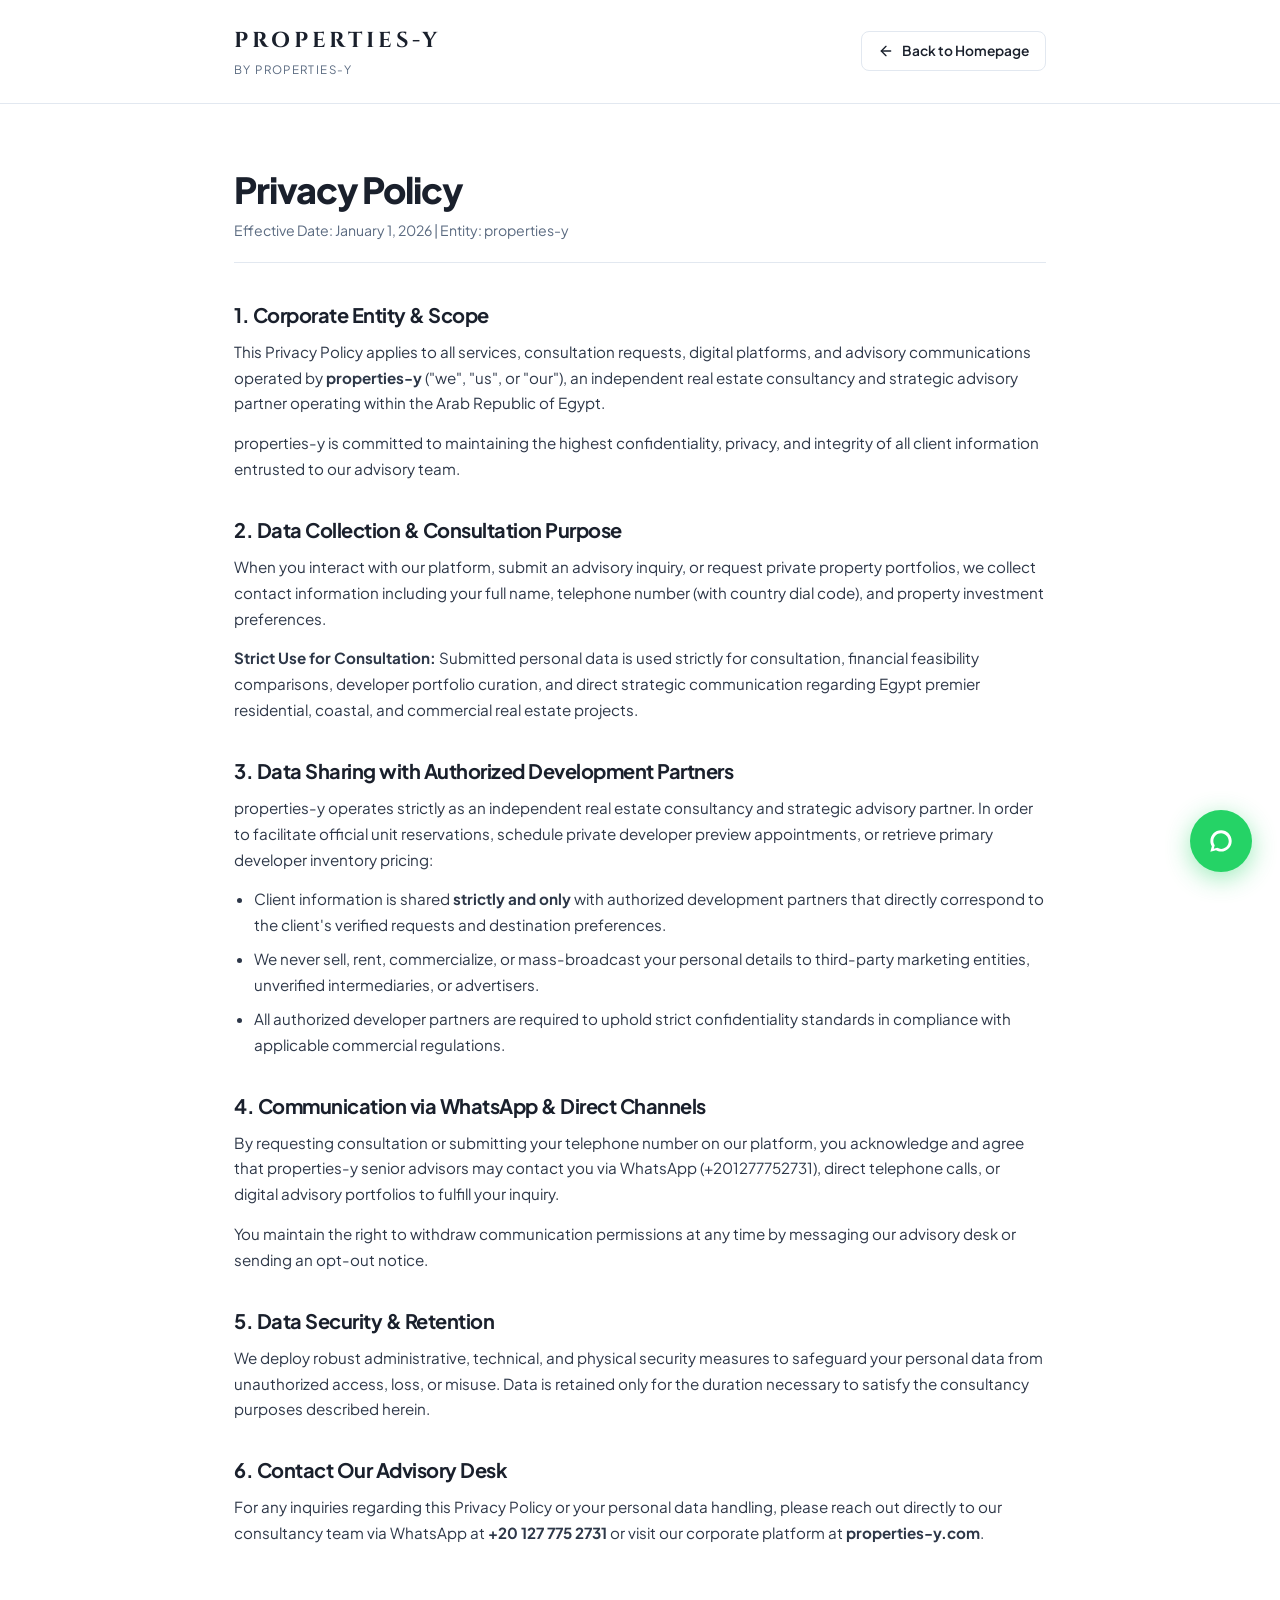
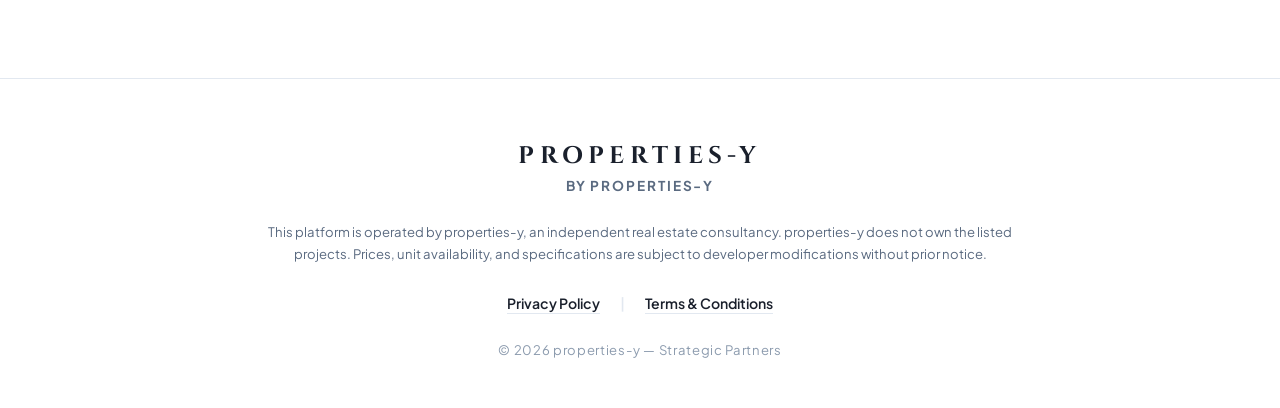
<file: privacy-policy.html>
<!DOCTYPE html>
<html lang="en">
<head>
  <!-- Google tag (gtm.js & gtag.js) -->
  <script async src="https://www.googletagmanager.com/gtm.js?id=GTM-MKL52MWH"></script>
  <script async src="https://www.googletagmanager.com/gtag/js?id=AW-18564830215"></script>
  <script async src="https://www.googletagmanager.com/gtag/js?id=AW-18125180547"></script>
  <script>
    window.dataLayer = window.dataLayer || [];
    function gtag(){dataLayer.push(arguments);}
    gtag('js', new Date());

    gtag('config', 'AW-18564830215');
    gtag('config', 'AW-18125180547');

        var _lastWaConversionTime = 0;
    function gtag_report_conversion(url) {
      var now = Date.now();
      if (now - _lastWaConversionTime < 300) {
        return true;
      }
      _lastWaConversionTime = now;

      if (typeof gtag === 'function') {
        gtag('event', 'conversion', {
          'send_to': 'AW-18125180547/AZcICJes-qQcEIOd4cJD',
          'value': 1.0,
          'currency': 'EGP'
        });
        gtag('event', 'conversion', {
          'send_to': 'AW-18125180547',
          'value': 1.0,
          'currency': 'EGP'
        });
        gtag('event', 'contact', {
          'send_to': 'AW-18125180547',
          'method': 'WhatsApp',
          'event_category': 'WhatsApp',
          'event_label': 'WhatsApp Click'
        });
        gtag('event', 'whatsapp_click', {
          'send_to': 'AW-18125180547'
        });
        gtag('event', 'conversion', {
          'send_to': 'AW-18564830215/A7t2CIvYnLYdEIeos5RF',
          'value': 1.0,
          'currency': 'EGP'
        });
      }
      return true;
    }

    var _lastFormConversionTime = 0;
    function gtag_report_form_conversion() {
      var now = Date.now();
      if (now - _lastFormConversionTime < 500) {
        return true;
      }
      _lastFormConversionTime = now;

      if (typeof gtag === 'function') {
        gtag('event', 'conversion', {
          'send_to': 'AW-18125180547/AZcICJes-qQcEIOd4cJD',
          'value': 1.0,
          'currency': 'EGP'
        });
        gtag('event', 'conversion', {
          'send_to': 'AW-18125180547',
          'value': 1.0,
          'currency': 'EGP'
        });
        gtag('event', 'generate_lead', {
          'send_to': 'AW-18125180547',
          'value': 1.0,
          'currency': 'EGP',
          'event_category': 'form',
          'event_label': 'Lead Form Submission'
        });
        gtag('event', 'lead_form_submission', {
          'send_to': 'AW-18125180547'
        });
        gtag('event', 'conversion', {
          'send_to': 'AW-18564830215/A7t2CIvYnLYdEIeos5RF',
          'value': 1.0,
          'currency': 'EGP'
        });
      }
      return true;
    }
  </script>
  <meta charset="UTF-8">
  <meta name="viewport" content="width=device-width, initial-scale=1.0">
  <title>Privacy Policy | properties-y — Independent Real Estate Consultancy</title>
  <meta name="description" content="Privacy Policy for properties-y, an independent real estate consultancy and strategic advisory partner in Egypt.">
  <link rel="icon" href="data:image/svg+xml,<svg xmlns='http://www.w3.org/2000/svg' viewBox='0 0 100 100'><text y='.9em' font-size='90' fill='%231A202C'>PY</text></svg>">
  <link rel="stylesheet" href="styles.css">
</head>
<body class="legal-page-body">

  <!-- Header -->
  <header class="legal-header">
    <div class="legal-container">
      <div class="legal-header-inner">
        <div>
          <a href="index.html" class="legal-brand-link">PROPERTIES-Y</a>
          <div style="font-size: 0.72rem; letter-spacing: 0.12em; text-transform: uppercase; color: var(--text-muted); margin-top: 2px;">By properties-y</div>
        </div>
        <a href="index.html" class="legal-back-link">
          <svg width="16" height="16" viewBox="0 0 24 24" fill="none" stroke="currentColor" stroke-width="2" stroke-linecap="round" stroke-linejoin="round">
            <line x1="19" y1="12" x2="5" y2="12"></line>
            <polyline points="12 19 5 12 12 5"></polyline>
          </svg>
          Back to Homepage
        </a>
      </div>
    </div>
  </header>

  <!-- Legal Main Content -->
  <main class="legal-main-content">
    <div class="legal-container">
      <h1 class="legal-title">Privacy Policy</h1>
      <div class="legal-subtitle">Effective Date: January 1, 2026 | Entity: properties-y</div>

      <div class="legal-section-block">
        <h2>1. Corporate Entity & Scope</h2>
        <p>This Privacy Policy applies to all services, consultation requests, digital platforms, and advisory communications operated by <strong>properties-y</strong> ("we", "us", or "our"), an independent real estate consultancy and strategic advisory partner operating within the Arab Republic of Egypt.</p>
        <p>properties-y is committed to maintaining the highest confidentiality, privacy, and integrity of all client information entrusted to our advisory team.</p>
      </div>

      <div class="legal-section-block">
        <h2>2. Data Collection & Consultation Purpose</h2>
        <p>When you interact with our platform, submit an advisory inquiry, or request private property portfolios, we collect contact information including your full name, telephone number (with country dial code), and property investment preferences.</p>
        <p><strong>Strict Use for Consultation:</strong> Submitted personal data is used strictly for consultation, financial feasibility comparisons, developer portfolio curation, and direct strategic communication regarding Egypt premier residential, coastal, and commercial real estate projects.</p>
      </div>

      <div class="legal-section-block">
        <h2>3. Data Sharing with Authorized Development Partners</h2>
        <p>properties-y operates strictly as an independent real estate consultancy and strategic advisory partner. In order to facilitate official unit reservations, schedule private developer preview appointments, or retrieve primary developer inventory pricing:</p>
        <ul>
          <li>Client information is shared <strong>strictly and only</strong> with authorized development partners that directly correspond to the client's verified requests and destination preferences.</li>
          <li>We never sell, rent, commercialize, or mass-broadcast your personal details to third-party marketing entities, unverified intermediaries, or advertisers.</li>
          <li>All authorized developer partners are required to uphold strict confidentiality standards in compliance with applicable commercial regulations.</li>
        </ul>
      </div>

      <div class="legal-section-block">
        <h2>4. Communication via WhatsApp & Direct Channels</h2>
        <p>By requesting consultation or submitting your telephone number on our platform, you acknowledge and agree that properties-y senior advisors may contact you via WhatsApp (+201277752731), direct telephone calls, or digital advisory portfolios to fulfill your inquiry.</p>
        <p>You maintain the right to withdraw communication permissions at any time by messaging our advisory desk or sending an opt-out notice.</p>
      </div>

      <div class="legal-section-block">
        <h2>5. Data Security & Retention</h2>
        <p>We deploy robust administrative, technical, and physical security measures to safeguard your personal data from unauthorized access, loss, or misuse. Data is retained only for the duration necessary to satisfy the consultancy purposes described herein.</p>
      </div>

      <div class="legal-section-block">
        <h2>6. Contact Our Advisory Desk</h2>
        <p>For any inquiries regarding this Privacy Policy or your personal data handling, please reach out directly to our consultancy team via WhatsApp at <strong>+20 127 775 2731</strong> or visit our corporate platform at <strong>properties-y.com</strong>.</p>
      </div>
    </div>
  </main>

  <!-- Technical Footer -->
  <footer class="corporate-footer">
    <div class="container">
      <div class="footer-content">
        <div class="footer-branding">
          <div class="footer-brand-title">PROPERTIES-Y</div>
          <div class="footer-brand-signature">By properties-y</div>
        </div>
        <p class="footer-disclaimer">
          This platform is operated by properties-y, an independent real estate consultancy. properties-y does not own the listed projects. Prices, unit availability, and specifications are subject to developer modifications without prior notice.
        </p>
        <div class="footer-legal-links">
          <a href="privacy-policy.html">Privacy Policy</a>
          <span style="color: var(--border-fine);">|</span>
          <a href="terms-conditions.html">Terms & Conditions</a>
        </div>
        <div class="footer-signature">
          © 2026 properties-y — Strategic Partners
        </div>
      </div>
    </div>
  </footer>

  <!-- Floating WhatsApp Icon -->
  <a 
    href="https://wa.me/201277752731" 
    target="_blank" 
    rel="noopener noreferrer" 
    class="floating-whatsapp-btn" 
    aria-label="Direct WhatsApp Consultation with properties-y"
   onclick="return gtag_report_conversion(this.href);">
    <svg viewBox="0 0 24 24">
      <path d="M12.031 6.172c-3.181 0-5.767 2.586-5.768 5.766-.001 1.298.38 2.27 1.019 3.287l-.711 2.598 2.664-.698c.969.541 1.879.809 2.796.809 3.183 0 5.77-2.587 5.77-5.766.001-3.187-2.575-5.996-5.77-5.996zm7.986 5.766c-.001 4.405-3.584 7.988-7.986 7.988-1.379 0-2.674-.356-3.812-1.002l-4.219 1.106 1.127-4.116c-.714-1.189-1.082-2.56-1.082-3.976.002-4.406 3.586-7.988 7.988-7.988 4.398.001 7.984 3.584 7.984 7.988z"/>
    </svg>
  </a>

</body>
</html>
</file>
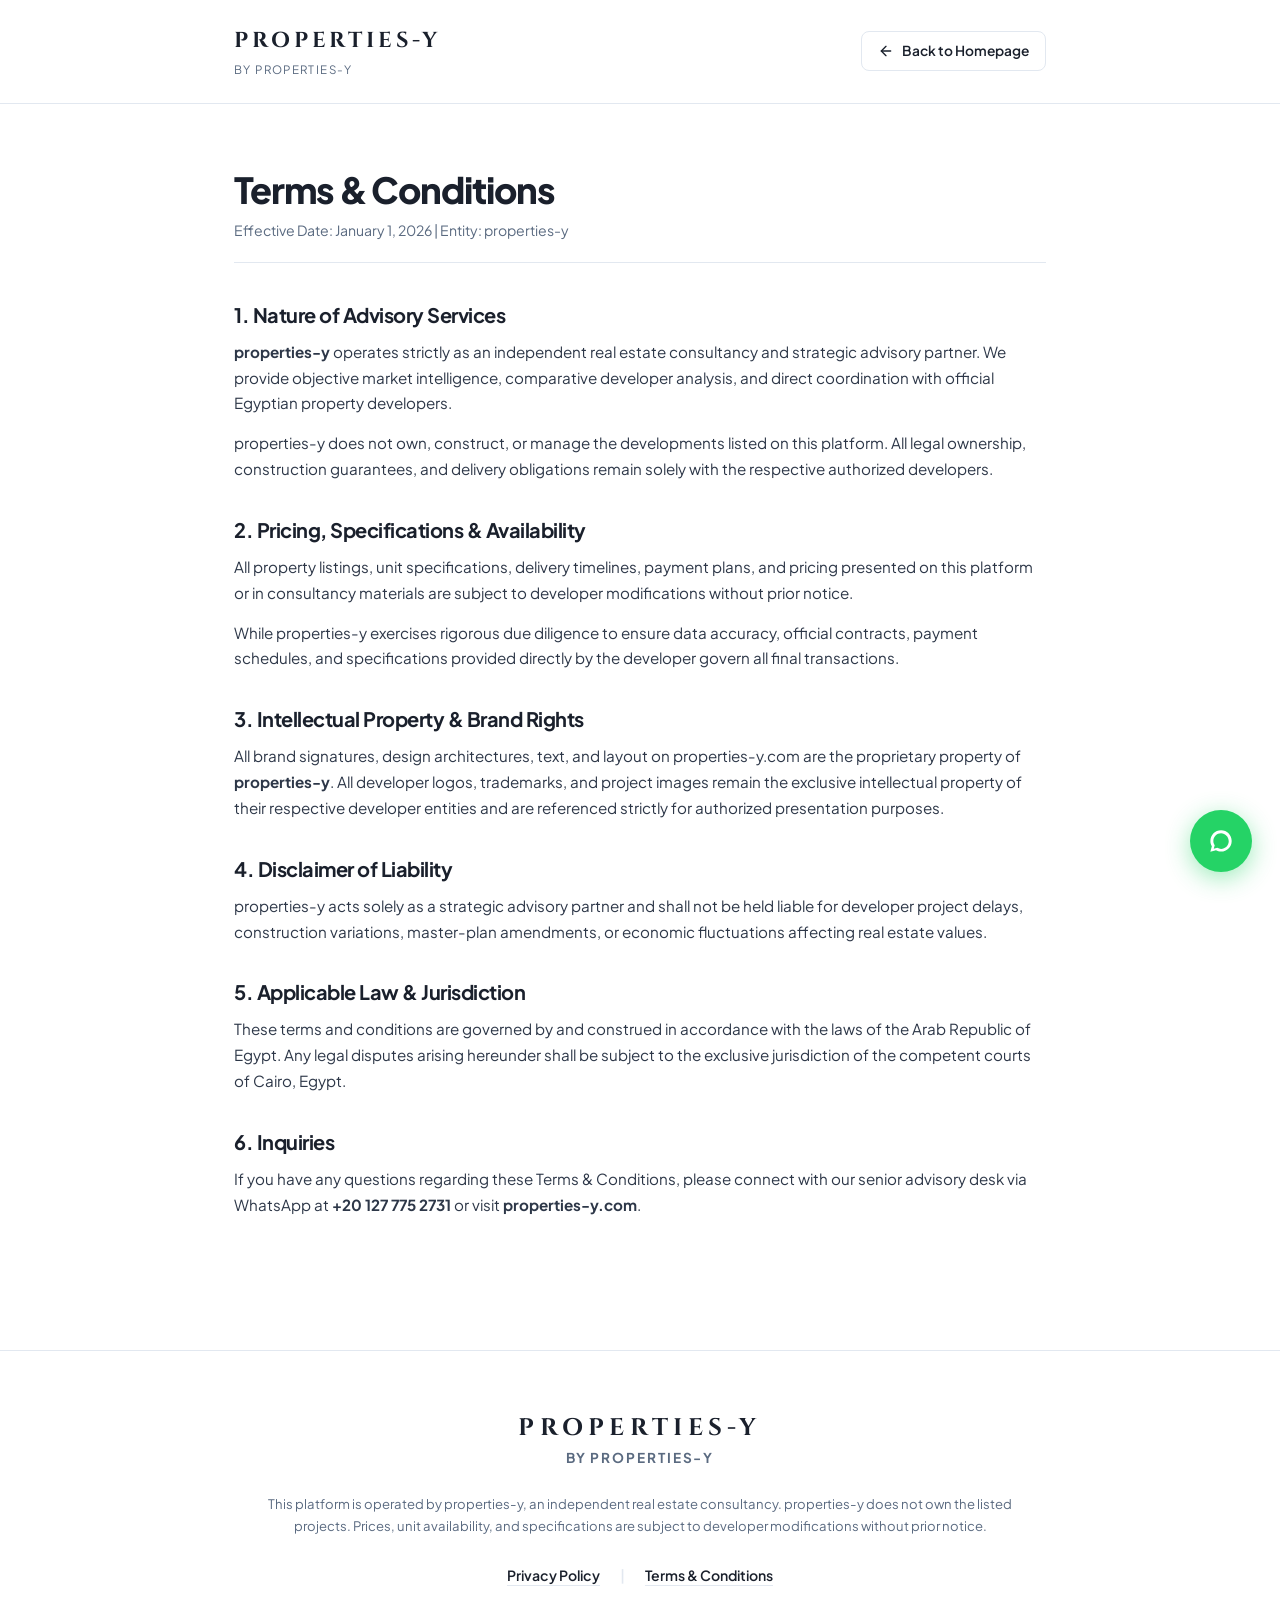
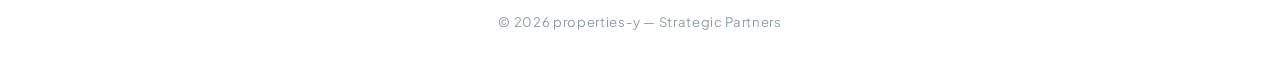
<file: terms-conditions.html>
<!DOCTYPE html>
<html lang="en">
<head>
  <!-- Google tag (gtm.js & gtag.js) -->
  <script async src="https://www.googletagmanager.com/gtm.js?id=GTM-MKL52MWH"></script>
  <script async src="https://www.googletagmanager.com/gtag/js?id=AW-18564830215"></script>
  <script async src="https://www.googletagmanager.com/gtag/js?id=AW-18125180547"></script>
  <script>
    window.dataLayer = window.dataLayer || [];
    function gtag(){dataLayer.push(arguments);}
    gtag('js', new Date());

    gtag('config', 'AW-18564830215');
    gtag('config', 'AW-18125180547');

        var _lastWaConversionTime = 0;
    function gtag_report_conversion(url) {
      var now = Date.now();
      if (now - _lastWaConversionTime < 300) {
        return true;
      }
      _lastWaConversionTime = now;

      if (typeof gtag === 'function') {
        gtag('event', 'conversion', {
          'send_to': 'AW-18125180547/AZcICJes-qQcEIOd4cJD',
          'value': 1.0,
          'currency': 'EGP'
        });
        gtag('event', 'conversion', {
          'send_to': 'AW-18125180547',
          'value': 1.0,
          'currency': 'EGP'
        });
        gtag('event', 'contact', {
          'send_to': 'AW-18125180547',
          'method': 'WhatsApp',
          'event_category': 'WhatsApp',
          'event_label': 'WhatsApp Click'
        });
        gtag('event', 'whatsapp_click', {
          'send_to': 'AW-18125180547'
        });
        gtag('event', 'conversion', {
          'send_to': 'AW-18564830215/A7t2CIvYnLYdEIeos5RF',
          'value': 1.0,
          'currency': 'EGP'
        });
      }
      return true;
    }

    var _lastFormConversionTime = 0;
    function gtag_report_form_conversion() {
      var now = Date.now();
      if (now - _lastFormConversionTime < 500) {
        return true;
      }
      _lastFormConversionTime = now;

      if (typeof gtag === 'function') {
        gtag('event', 'conversion', {
          'send_to': 'AW-18125180547/AZcICJes-qQcEIOd4cJD',
          'value': 1.0,
          'currency': 'EGP'
        });
        gtag('event', 'conversion', {
          'send_to': 'AW-18125180547',
          'value': 1.0,
          'currency': 'EGP'
        });
        gtag('event', 'generate_lead', {
          'send_to': 'AW-18125180547',
          'value': 1.0,
          'currency': 'EGP',
          'event_category': 'form',
          'event_label': 'Lead Form Submission'
        });
        gtag('event', 'lead_form_submission', {
          'send_to': 'AW-18125180547'
        });
        gtag('event', 'conversion', {
          'send_to': 'AW-18564830215/A7t2CIvYnLYdEIeos5RF',
          'value': 1.0,
          'currency': 'EGP'
        });
      }
      return true;
    }
  </script>
  <meta charset="UTF-8">
  <meta name="viewport" content="width=device-width, initial-scale=1.0">
  <title>Terms & Conditions | properties-y — Independent Real Estate Consultancy</title>
  <meta name="description" content="Terms & Conditions for properties-y, an independent real estate consultancy and strategic advisory partner in Egypt.">
  <link rel="icon" href="data:image/svg+xml,<svg xmlns='http://www.w3.org/2000/svg' viewBox='0 0 100 100'><text y='.9em' font-size='90' fill='%231A202C'>PY</text></svg>">
  <link rel="stylesheet" href="styles.css">
</head>
<body class="legal-page-body">

  <!-- Header -->
  <header class="legal-header">
    <div class="legal-container">
      <div class="legal-header-inner">
        <div>
          <a href="index.html" class="legal-brand-link">PROPERTIES-Y</a>
          <div style="font-size: 0.72rem; letter-spacing: 0.12em; text-transform: uppercase; color: var(--text-muted); margin-top: 2px;">By properties-y</div>
        </div>
        <a href="index.html" class="legal-back-link">
          <svg width="16" height="16" viewBox="0 0 24 24" fill="none" stroke="currentColor" stroke-width="2" stroke-linecap="round" stroke-linejoin="round">
            <line x1="19" y1="12" x2="5" y2="12"></line>
            <polyline points="12 19 5 12 12 5"></polyline>
          </svg>
          Back to Homepage
        </a>
      </div>
    </div>
  </header>

  <!-- Legal Main Content -->
  <main class="legal-main-content">
    <div class="legal-container">
      <h1 class="legal-title">Terms & Conditions</h1>
      <div class="legal-subtitle">Effective Date: January 1, 2026 | Entity: properties-y</div>

      <div class="legal-section-block">
        <h2>1. Nature of Advisory Services</h2>
        <p><strong>properties-y</strong> operates strictly as an independent real estate consultancy and strategic advisory partner. We provide objective market intelligence, comparative developer analysis, and direct coordination with official Egyptian property developers.</p>
        <p>properties-y does not own, construct, or manage the developments listed on this platform. All legal ownership, construction guarantees, and delivery obligations remain solely with the respective authorized developers.</p>
      </div>

      <div class="legal-section-block">
        <h2>2. Pricing, Specifications & Availability</h2>
        <p>All property listings, unit specifications, delivery timelines, payment plans, and pricing presented on this platform or in consultancy materials are subject to developer modifications without prior notice.</p>
        <p>While properties-y exercises rigorous due diligence to ensure data accuracy, official contracts, payment schedules, and specifications provided directly by the developer govern all final transactions.</p>
      </div>

      <div class="legal-section-block">
        <h2>3. Intellectual Property & Brand Rights</h2>
        <p>All brand signatures, design architectures, text, and layout on properties-y.com are the proprietary property of <strong>properties-y</strong>. All developer logos, trademarks, and project images remain the exclusive intellectual property of their respective developer entities and are referenced strictly for authorized presentation purposes.</p>
      </div>

      <div class="legal-section-block">
        <h2>4. Disclaimer of Liability</h2>
        <p>properties-y acts solely as a strategic advisory partner and shall not be held liable for developer project delays, construction variations, master-plan amendments, or economic fluctuations affecting real estate values.</p>
      </div>

      <div class="legal-section-block">
        <h2>5. Applicable Law & Jurisdiction</h2>
        <p>These terms and conditions are governed by and construed in accordance with the laws of the Arab Republic of Egypt. Any legal disputes arising hereunder shall be subject to the exclusive jurisdiction of the competent courts of Cairo, Egypt.</p>
      </div>

      <div class="legal-section-block">
        <h2>6. Inquiries</h2>
        <p>If you have any questions regarding these Terms & Conditions, please connect with our senior advisory desk via WhatsApp at <strong>+20 127 775 2731</strong> or visit <strong>properties-y.com</strong>.</p>
      </div>
    </div>
  </main>

  <!-- Technical Footer -->
  <footer class="corporate-footer">
    <div class="container">
      <div class="footer-content">
        <div class="footer-branding">
          <div class="footer-brand-title">PROPERTIES-Y</div>
          <div class="footer-brand-signature">By properties-y</div>
        </div>
        <p class="footer-disclaimer">
          This platform is operated by properties-y, an independent real estate consultancy. properties-y does not own the listed projects. Prices, unit availability, and specifications are subject to developer modifications without prior notice.
        </p>
        <div class="footer-legal-links">
          <a href="privacy-policy.html">Privacy Policy</a>
          <span style="color: var(--border-fine);">|</span>
          <a href="terms-conditions.html">Terms & Conditions</a>
        </div>
        <div class="footer-signature">
          © 2026 properties-y — Strategic Partners
        </div>
      </div>
    </div>
  </footer>

  <!-- Floating WhatsApp Icon -->
  <a 
    href="https://wa.me/201277752731" 
    target="_blank" 
    rel="noopener noreferrer" 
    class="floating-whatsapp-btn" 
    aria-label="Direct WhatsApp Consultation with properties-y"
   onclick="return gtag_report_conversion(this.href);">
    <svg viewBox="0 0 24 24">
      <path d="M12.031 6.172c-3.181 0-5.767 2.586-5.768 5.766-.001 1.298.38 2.27 1.019 3.287l-.711 2.598 2.664-.698c.969.541 1.879.809 2.796.809 3.183 0 5.77-2.587 5.77-5.766.001-3.187-2.575-5.996-5.77-5.996zm7.986 5.766c-.001 4.405-3.584 7.988-7.986 7.988-1.379 0-2.674-.356-3.812-1.002l-4.219 1.106 1.127-4.116c-.714-1.189-1.082-2.56-1.082-3.976.002-4.406 3.586-7.988 7.988-7.988 4.398.001 7.984 3.584 7.984 7.988z"/>
    </svg>
  </a>

</body>
</html>
</file>
<file: styles.css>
/* ==========================================================================
   PROPERTIES-Y (properties-y.com)
   Ultra-Luxurious Corporate Homepage Stylesheet
   Positioning: Independent Real Estate Consultancy & Strategic Advisory Partner
   Aesthetic: Radical Chic / Midnight Luxury (Strict Zero Gold Policy)
   Palette: Pure White, Porcelain, Stone Grey (#F8F9FA), Slate/Charcoal (#1A202C)
   Borders: Fine-Line (#E2E8F0) | Glass: rgba(255, 255, 255, 0.95)
   WhatsApp: #25D366 | Strictly Zero Gold / Bronze / Brass / Yellow
   ========================================================================== */

@import url('https://fonts.googleapis.com/css2?family=Plus+Jakarta+Sans:ital,wght@0,300;0,400;0,500;0,600;0,700;0,800;1,400&family=Cinzel:wght@500;600;700&display=swap');

:root {
  /* Strict Calm / Midnight Luxury Palette (Zero Gold) */
  --bg-white: #FFFFFF;
  --bg-porcelain: #FAFCFD;
  --bg-stone-grey: #F8F9FA;
  --bg-stone-alt: #F1F3F5;
  --bg-stone-darker: #E9ECEF;

  /* Typography Colors */
  --text-charcoal: #1A202C;       /* Rich Slate / Midnight Charcoal */
  --text-slate-medium: #2D3748;   /* Deep Neutral Slate */
  --text-muted: #5A6A80;          /* Cool Architectural Muted */
  --text-light: #8C9BAE;          /* Subtle Slate Grey */
  --text-white: #FFFFFF;

  /* Fine-Line Borders */
  --border-fine: #E2E8F0;
  --border-subtle: #EDF2F7;
  --border-dark: #1A202C;

  /* Frosted Glassmorphism */
  --glass-bg: rgba(255, 255, 255, 0.95);
  --glass-border: rgba(226, 232, 240, 0.9);
  --glass-shadow: 0 20px 40px -15px rgba(26, 32, 44, 0.08), 0 0 1px 1px rgba(26, 32, 44, 0.04);
  --card-shadow: 0 10px 30px -10px rgba(26, 32, 44, 0.06), 0 1px 3px rgba(26, 32, 44, 0.04);
  --hover-shadow: 0 24px 48px -12px rgba(26, 32, 44, 0.12);

  /* Solid WhatsApp Green */
  --whatsapp-green: #25D366;
  --whatsapp-hover: #20BD5A;
  --whatsapp-active: #1CA34D;
  --whatsapp-glow: rgba(37, 211, 102, 0.25);

  /* Charcoal / Slate Action Buttons */
  --btn-charcoal: #1A202C;
  --btn-charcoal-hover: #2D3748;

  /* Layout Constraints */
  --container-max: 1240px;
  --radius-xs: 4px;
  --radius-sm: 8px;
  --radius-md: 14px;
  --radius-lg: 20px;
  --radius-full: 9999px;
  --transition: all 0.28s cubic-bezier(0.16, 1, 0.3, 1);
}

/* ==========================================================================
   Base Reset & Mobile Overflow Prevention
   ========================================================================== */
*, *::before, *::after {
  box-sizing: border-box;
  margin: 0;
  padding: 0;
}

html {
  scroll-behavior: smooth;
  -webkit-font-smoothing: antialiased;
  -moz-osx-font-smoothing: grayscale;
  background-color: var(--bg-white);
  color: var(--text-charcoal);
  font-family: 'Plus Jakarta Sans', -apple-system, BlinkMacSystemFont, 'Segoe UI', Roboto, sans-serif;
  overflow-x: hidden;
  width: 100%;
}

body {
  width: 100%;
  min-height: 100vh;
  background-color: var(--bg-white);
  color: var(--text-charcoal);
  line-height: 1.6;
  font-size: 16px;
  position: relative;
  overflow-x: hidden;
}

img {
  max-width: 100%;
  height: auto;
  display: block;
}

a {
  color: inherit;
  text-decoration: none;
  transition: var(--transition);
}

button, input, select, textarea {
  font-family: inherit;
}

/* Layout Container */
.container {
  width: 100%;
  max-width: var(--container-max);
  margin-left: auto;
  margin-right: auto;
  padding-left: 24px;
  padding-right: 24px;
}

/* ==========================================================================
   Typography Standards
   ========================================================================== */
h1, h2, h3, h4, h5, h6 {
  color: var(--text-charcoal);
  font-weight: 700;
  letter-spacing: -0.025em;
  line-height: 1.2;
}

p {
  color: var(--text-slate-medium);
}

/* Section Header Typography */
.section-heading-wrapper {
  margin-bottom: 56px;
}

.text-center {
  text-align: center;
}

.section-badge {
  display: inline-flex;
  align-items: center;
  gap: 8px;
  padding: 6px 14px;
  background: var(--bg-stone-grey);
  border: 1px solid var(--border-fine);
  border-radius: var(--radius-full);
  font-size: 0.72rem;
  font-weight: 700;
  letter-spacing: 0.12em;
  text-transform: uppercase;
  color: var(--text-charcoal);
  margin-bottom: 18px;
}

.section-badge .badge-dot {
  width: 6px;
  height: 6px;
  background-color: var(--text-charcoal);
  border-radius: 50%;
}

.section-title {
  font-size: clamp(2rem, 3.5vw, 2.75rem);
  font-weight: 700;
  letter-spacing: -0.03em;
  color: var(--text-charcoal);
  margin-bottom: 16px;
}

.section-subtitle {
  font-size: 1.06rem;
  color: var(--text-muted);
  max-width: 720px;
  margin-left: auto;
  margin-right: auto;
  line-height: 1.65;
}

/* ==========================================================================
   Buttons & Micro-interactions
   ========================================================================== */
.btn {
  display: inline-flex;
  align-items: center;
  justify-content: center;
  gap: 10px;
  padding: 14px 28px;
  font-size: 0.9rem;
  font-weight: 700;
  letter-spacing: 0.04em;
  border-radius: var(--radius-sm);
  cursor: pointer;
  border: 1px solid transparent;
  transition: var(--transition);
  text-align: center;
  user-select: none;
}

/* Solid WhatsApp Green CTA */
.btn-whatsapp-green {
  background-color: var(--whatsapp-green);
  color: #FFFFFF;
  border-color: var(--whatsapp-green);
  box-shadow: 0 4px 14px var(--whatsapp-glow);
}

.btn-whatsapp-green:hover {
  background-color: var(--whatsapp-hover);
  border-color: var(--whatsapp-hover);
  transform: translateY(-2px);
  box-shadow: 0 8px 20px rgba(37, 211, 102, 0.35);
  color: #FFFFFF;
}

.btn-whatsapp-green:active {
  background-color: var(--whatsapp-active);
  transform: translateY(0);
}

/* Solid Midnight Charcoal CTA */
.btn-charcoal {
  background-color: var(--btn-charcoal);
  color: #FFFFFF;
  border-color: var(--btn-charcoal);
}

.btn-charcoal:hover {
  background-color: var(--btn-charcoal-hover);
  border-color: var(--btn-charcoal-hover);
  transform: translateY(-2px);
  box-shadow: 0 8px 20px rgba(26, 32, 44, 0.15);
}

/* Outline Charcoal CTA */
.btn-outline-charcoal {
  background-color: transparent;
  color: var(--text-charcoal);
  border: 1px solid var(--border-fine);
}

.btn-outline-charcoal:hover {
  background-color: var(--bg-stone-grey);
  border-color: var(--text-charcoal);
  color: var(--text-charcoal);
}

/* ==========================================================================
   1. HERO SECTION (EXPANSIVE ADVISORY)
   Starts directly at top: 0 (No Top Fixed Navbar)
   ========================================================================== */
.hero-section {
  position: relative;
  top: 0;
  padding-top: 24px;
  padding-bottom: 80px;
  background-color: var(--bg-white);
  border-bottom: 1px solid var(--border-fine);
  overflow: hidden;
}

/* Subtle Architectural Grid Overlay */
.hero-section::before {
  content: '';
  position: absolute;
  top: 0;
  left: 0;
  right: 0;
  bottom: 0;
  background-image: 
    linear-gradient(to right, rgba(226, 232, 240, 0.4) 1px, transparent 1px),
    linear-gradient(to bottom, rgba(226, 232, 240, 0.4) 1px, transparent 1px);
  background-size: 60px 60px;
  pointer-events: none;
  opacity: 0.6;
}

.hero-section .container {
  position: relative;
  z-index: 2;
}

/* Top Center Brand Header (In-Hero, No Fixed Navbar) */
.hero-brand-top {
  display: flex;
  flex-direction: column;
  align-items: center;
  justify-content: center;
  padding-bottom: 40px;
  margin-bottom: 40px;
  border-bottom: 1px solid var(--border-fine);
  text-align: center;
}

.brand-wordmark {
  font-family: 'Cinzel', 'Plus Jakarta Sans', serif;
  font-size: 1.65rem;
  font-weight: 700;
  letter-spacing: 0.22em;
  color: var(--text-charcoal);
  line-height: 1.1;
  text-transform: uppercase;
}

.brand-signature {
  font-size: 0.82rem;
  font-weight: 600;
  letter-spacing: 0.16em;
  text-transform: uppercase;
  color: var(--text-muted);
  margin-top: 6px;
}

.brand-top-meta {
  display: flex;
  align-items: center;
  gap: 16px;
  margin-top: 14px;
  font-size: 0.78rem;
  color: var(--text-light);
  letter-spacing: 0.06em;
  text-transform: uppercase;
}

.brand-top-meta span.divider {
  color: var(--border-fine);
}

.brand-top-meta a.direct-call {
  color: var(--text-slate-medium);
  font-weight: 600;
  display: inline-flex;
  align-items: center;
  gap: 6px;
}

.brand-top-meta a.direct-call:hover {
  color: var(--whatsapp-green);
}

/* Hero Asymmetrical Two-Column Grid */
.hero-grid {
  display: grid;
  grid-template-columns: 1.25fr 1fr;
  gap: 48px;
  align-items: center;
}

/* Left Column: Hero Content */
.hero-content {
  display: flex;
  flex-direction: column;
  align-items: flex-start;
}

.hero-eyebrow {
  display: inline-flex;
  align-items: center;
  gap: 8px;
  padding: 6px 16px;
  background-color: var(--bg-stone-grey);
  border: 1px solid var(--border-fine);
  border-radius: var(--radius-full);
  font-size: 0.72rem;
  font-weight: 700;
  letter-spacing: 0.14em;
  text-transform: uppercase;
  color: var(--text-charcoal);
  margin-bottom: 22px;
}

.hero-eyebrow .eyebrow-pulse {
  width: 7px;
  height: 7px;
  background-color: var(--whatsapp-green);
  border-radius: 50%;
  box-shadow: 0 0 0 3px rgba(37, 211, 102, 0.2);
}

.hero-headline {
  font-size: clamp(2.35rem, 4.2vw, 3.45rem);
  font-weight: 800;
  letter-spacing: -0.035em;
  line-height: 1.15;
  color: var(--text-charcoal);
  margin-bottom: 22px;
}

.hero-subtitle {
  font-size: 1.12rem;
  line-height: 1.7;
  color: var(--text-slate-medium);
  margin-bottom: 32px;
  max-width: 600px;
}

/* Strategic Advisory Badges */
.hero-strategic-points {
  display: flex;
  flex-direction: column;
  gap: 12px;
  margin-bottom: 36px;
  width: 100%;
}

.strategic-point-item {
  display: flex;
  align-items: center;
  gap: 12px;
  padding: 10px 16px;
  background-color: var(--bg-stone-grey);
  border: 1px solid var(--border-fine);
  border-radius: var(--radius-sm);
  font-size: 0.86rem;
  font-weight: 600;
  color: var(--text-charcoal);
}

.strategic-point-item svg {
  color: var(--text-charcoal);
  flex-shrink: 0;
}

/* Hero Action Buttons */
.hero-actions {
  display: flex;
  align-items: center;
  gap: 16px;
  flex-wrap: wrap;
}

/* Right Column: Frosted Glass Lead Capture Form */
.hero-form-wrapper {
  width: 100%;
}

.hero-form-card {
  background: var(--glass-bg);
  backdrop-filter: blur(16px);
  -webkit-backdrop-filter: blur(16px);
  border: 1px solid var(--glass-border);
  border-radius: var(--radius-lg);
  padding: 36px 32px;
  box-shadow: var(--glass-shadow);
  position: relative;
}

.form-brand-signature {
  display: inline-flex;
  align-items: center;
  font-size: 0.72rem;
  font-weight: 700;
  letter-spacing: 0.16em;
  text-transform: uppercase;
  color: var(--text-charcoal);
  margin-bottom: 14px;
  padding: 5px 12px;
  background-color: var(--bg-stone-grey);
  border: 1px solid var(--border-fine);
  border-radius: var(--radius-full);
}

.form-header {
  margin-bottom: 26px;
  padding-bottom: 20px;
  border-bottom: 1px solid var(--border-fine);
}

.form-title {
  font-size: 1.05rem;
  font-weight: 800;
  letter-spacing: 0.08em;
  text-transform: uppercase;
  color: var(--text-charcoal);
  margin-bottom: 6px;
}

.form-subtitle {
  font-size: 0.84rem;
  color: var(--text-muted);
  line-height: 1.5;
}

/* Clean Form UI (NO placeholders) */
.lead-form {
  display: flex;
  flex-direction: column;
  gap: 20px;
}

.form-group {
  display: flex;
  flex-direction: column;
  gap: 8px;
}

.form-label {
  font-size: 0.82rem;
  font-weight: 700;
  letter-spacing: 0.06em;
  text-transform: uppercase;
  color: var(--text-charcoal);
}

.form-input-text {
  width: 100%;
  height: 48px;
  padding: 0 16px;
  background-color: #FFFFFF;
  border: 1px solid var(--border-fine);
  border-radius: var(--radius-sm);
  font-size: 0.95rem;
  color: var(--text-charcoal);
  outline: none;
  transition: var(--transition);
}

.form-input-text:focus {
  border-color: var(--border-dark);
  box-shadow: 0 0 0 1px var(--border-dark);
}

/* Split Layout Phone Input */
.phone-split-container {
  display: grid;
  grid-template-columns: 120px 1fr;
  gap: 8px;
  width: 100%;
}

.country-code-select-wrapper {
  position: relative;
  width: 100%;
}

.country-code-select {
  width: 100%;
  height: 48px;
  padding-left: 12px;
  padding-right: 28px;
  background-color: #FFFFFF;
  border: 1px solid var(--border-fine);
  border-radius: var(--radius-sm);
  font-size: 0.92rem;
  font-weight: 600;
  color: var(--text-charcoal);
  appearance: none;
  -webkit-appearance: none;
  cursor: pointer;
  outline: none;
  transition: var(--transition);
}

.country-code-select:focus {
  border-color: var(--border-dark);
}

.country-code-select-wrapper .chevron-icon {
  position: absolute;
  right: 10px;
  top: 50%;
  transform: translateY(-50%);
  pointer-events: none;
  color: var(--text-muted);
}

.phone-number-input {
  width: 100%;
  height: 48px;
  padding: 0 16px;
  background-color: #FFFFFF;
  border: 1px solid var(--border-fine);
  border-radius: var(--radius-sm);
  font-size: 0.95rem;
  color: var(--text-charcoal);
  outline: none;
  transition: var(--transition);
}

.phone-number-input:focus {
  border-color: var(--border-dark);
  box-shadow: 0 0 0 1px var(--border-dark);
}

/* Form Submit Button */
.btn-form-submit {
  width: 100%;
  height: 50px;
  margin-top: 6px;
  font-size: 0.92rem;
  letter-spacing: 0.08em;
  text-transform: uppercase;
}

/* Strict Required Form Disclaimer */
.form-disclaimer {
  font-size: 0.74rem;
  color: var(--text-muted);
  line-height: 1.55;
  text-align: center;
  margin-top: 4px;
}

/* ==========================================================================
   2. NATIONWIDE DEVELOPER PORTFOLIO (GRID LAYOUT)
   Editorial Asymmetric High-Fashion Real Estate Grid
   ========================================================================== */
.developers-section {
  padding: 96px 0;
  background-color: var(--bg-porcelain);
  border-bottom: 1px solid var(--border-fine);
}

.portfolio-grid {
  display: grid;
  grid-template-columns: repeat(12, 1fr);
  gap: 28px;
}

/* Editorial Asymmetric Col Spans */
.col-span-7 {
  grid-column: span 7;
}

.col-span-5 {
  grid-column: span 5;
}

.col-span-4 {
  grid-column: span 4;
}

.col-span-6 {
  grid-column: span 6;
}

.col-span-12 {
  grid-column: span 12;
}

/* Developer Card Component */
.developer-card {
  background-color: var(--bg-white);
  border: 1px solid var(--border-fine);
  border-radius: var(--radius-md);
  overflow: hidden;
  display: flex;
  flex-direction: column;
  transition: var(--transition);
  box-shadow: var(--card-shadow);
}

.developer-card:hover {
  transform: translateY(-4px);
  box-shadow: var(--hover-shadow);
  border-color: #CBD5E1;
}

.developer-card-media {
  position: relative;
  width: 100%;
  height: 250px;
  background-color: var(--bg-stone-grey);
  overflow: hidden;
}

.developer-card.col-span-7 .developer-card-media {
  height: 290px;
}

.developer-card-media img {
  width: 100%;
  height: 100%;
  object-fit: cover;
  transition: transform 0.6s cubic-bezier(0.16, 1, 0.3, 1);
}

.developer-card:hover .developer-card-media img {
  transform: scale(1.04);
}

.developer-card-overlay {
  position: absolute;
  top: 0;
  left: 0;
  right: 0;
  bottom: 0;
  background: linear-gradient(180deg, rgba(26, 32, 44, 0.15) 0%, rgba(26, 32, 44, 0.75) 100%);
}

.developer-badge-top {
  position: absolute;
  top: 18px;
  left: 18px;
  background: rgba(255, 255, 255, 0.95);
  backdrop-filter: blur(8px);
  border: 1px solid rgba(226, 232, 240, 0.8);
  padding: 6px 14px;
  border-radius: var(--radius-full);
  font-size: 0.72rem;
  font-weight: 700;
  letter-spacing: 0.08em;
  text-transform: uppercase;
  color: var(--text-charcoal);
  z-index: 2;
}

.developer-media-footer {
  position: absolute;
  bottom: 16px;
  left: 18px;
  right: 18px;
  display: flex;
  justify-content: space-between;
  align-items: center;
  z-index: 2;
  color: #FFFFFF;
}

.developer-logo-box {
  background: rgba(255, 255, 255, 0.96);
  backdrop-filter: blur(8px);
  padding: 6px 12px;
  border-radius: var(--radius-xs);
  height: 34px;
  display: flex;
  align-items: center;
}

.developer-logo-box img {
  height: 22px;
  width: auto;
  object-fit: contain;
}

.developer-logo-text {
  font-size: 0.82rem;
  font-weight: 800;
  letter-spacing: 0.12em;
  text-transform: uppercase;
  color: var(--text-charcoal);
}

.developer-destination-tag {
  font-size: 0.76rem;
  font-weight: 600;
  letter-spacing: 0.04em;
  color: rgba(255, 255, 255, 0.95);
  background: rgba(26, 32, 44, 0.6);
  padding: 4px 10px;
  border-radius: var(--radius-xs);
}

/* Developer Card Body */
.developer-card-body {
  padding: 24px;
  display: flex;
  flex-direction: column;
  flex: 1;
}

.developer-card-header {
  margin-bottom: 12px;
}

.developer-title {
  font-size: 1.25rem;
  font-weight: 700;
  letter-spacing: -0.02em;
  color: var(--text-charcoal);
  margin-bottom: 4px;
}

.developer-signature-scope {
  font-size: 0.86rem;
  font-weight: 600;
  color: var(--text-muted);
}

.developer-description {
  font-size: 0.9rem;
  line-height: 1.6;
  color: var(--text-slate-medium);
  margin-bottom: 18px;
}

/* Developer Highlights Tags */
.developer-tags {
  display: flex;
  flex-wrap: wrap;
  gap: 8px;
  margin-bottom: 22px;
}

.dev-tag {
  font-size: 0.74rem;
  font-weight: 600;
  padding: 4px 10px;
  background-color: var(--bg-stone-grey);
  border: 1px solid var(--border-fine);
  border-radius: var(--radius-xs);
  color: var(--text-slate-medium);
  display: inline-flex;
  align-items: center;
  gap: 4px;
}

.dev-tag svg {
  color: var(--whatsapp-green);
}

/* Card Action Footer */
.developer-card-footer {
  margin-top: auto;
  padding-top: 16px;
  border-top: 1px solid var(--border-fine);
  display: flex;
  align-items: center;
  justify-content: space-between;
}

.dev-action-link {
  font-size: 0.86rem;
  font-weight: 700;
  color: var(--text-charcoal);
  display: inline-flex;
  align-items: center;
  gap: 6px;
  transition: var(--transition);
}

.dev-action-link:hover {
  color: var(--whatsapp-green);
  transform: translateX(4px);
}

.dev-action-btn-sm {
  font-size: 0.78rem;
  font-weight: 700;
  padding: 8px 14px;
  background-color: var(--whatsapp-green);
  color: #FFFFFF;
  border-radius: var(--radius-xs);
  display: inline-flex;
  align-items: center;
  gap: 6px;
}

.dev-action-btn-sm:hover {
  background-color: var(--whatsapp-hover);
  color: #FFFFFF;
}

/* Developer Section Bottom CTA */
.developers-cta-banner {
  margin-top: 48px;
  padding: 28px 36px;
  background-color: var(--bg-white);
  border: 1px solid var(--border-fine);
  border-radius: var(--radius-md);
  display: flex;
  align-items: center;
  justify-content: space-between;
  gap: 24px;
}

.developers-cta-text h4 {
  font-size: 1.15rem;
  margin-bottom: 4px;
}

.developers-cta-text p {
  font-size: 0.88rem;
  color: var(--text-muted);
}

/* ==========================================================================
   3. DESTINATIONS GATEWAY STRIP
   Editorial Destination Coverage
   ========================================================================== */
.destinations-strip-section {
  padding: 80px 0;
  background-color: var(--bg-white);
  border-bottom: 1px solid var(--border-fine);
}

.destinations-grid {
  display: grid;
  grid-template-columns: repeat(4, 1fr);
  gap: 20px;
}

.destination-compact-card {
  border: 1px solid var(--border-fine);
  border-radius: var(--radius-md);
  padding: 24px 20px;
  background-color: var(--bg-stone-grey);
  transition: var(--transition);
  display: flex;
  flex-direction: column;
}

.destination-compact-card:hover {
  background-color: #FFFFFF;
  border-color: var(--text-charcoal);
  transform: translateY(-3px);
  box-shadow: var(--card-shadow);
}

.dest-eyebrow {
  font-size: 0.72rem;
  font-weight: 700;
  letter-spacing: 0.1em;
  text-transform: uppercase;
  color: var(--text-light);
  margin-bottom: 8px;
}

.dest-name {
  font-size: 1.15rem;
  font-weight: 700;
  color: var(--text-charcoal);
  margin-bottom: 8px;
}

.dest-details {
  font-size: 0.84rem;
  color: var(--text-muted);
  line-height: 1.5;
  margin-bottom: 16px;
  flex: 1;
}

.dest-inquire {
  font-size: 0.82rem;
  font-weight: 700;
  color: var(--text-charcoal);
  display: inline-flex;
  align-items: center;
  gap: 6px;
}

.destination-compact-card:hover .dest-inquire {
  color: var(--whatsapp-green);
}

/* ==========================================================================
   4. OUR ROLE AS AN AUTHORIZED INDEPENDENT ADVISOR
   Headline: The properties-y Standard
   ========================================================================== */
.pillars-section {
  padding: 96px 0;
  background-color: var(--bg-porcelain);
  border-bottom: 1px solid var(--border-fine);
}

.pillars-grid {
  display: grid;
  grid-template-columns: repeat(3, 1fr);
  gap: 28px;
  margin-bottom: 56px;
}

.pillar-card {
  background-color: var(--bg-white);
  border: 1px solid var(--border-fine);
  border-radius: var(--radius-md);
  padding: 40px 32px;
  position: relative;
  transition: var(--transition);
  box-shadow: var(--card-shadow);
  display: flex;
  flex-direction: column;
}

.pillar-card:hover {
  transform: translateY(-4px);
  border-color: var(--text-charcoal);
  box-shadow: var(--hover-shadow);
}

.pillar-number {
  position: absolute;
  top: 28px;
  right: 28px;
  font-family: 'Cinzel', serif;
  font-size: 1.5rem;
  font-weight: 700;
  color: var(--border-fine);
  line-height: 1;
}

.pillar-icon-box {
  width: 52px;
  height: 52px;
  background-color: var(--bg-stone-grey);
  border: 1px solid var(--border-fine);
  border-radius: var(--radius-sm);
  display: flex;
  align-items: center;
  justify-content: center;
  color: var(--text-charcoal);
  margin-bottom: 24px;
}

.pillar-title {
  font-size: 1.25rem;
  font-weight: 700;
  letter-spacing: -0.02em;
  color: var(--text-charcoal);
  margin-bottom: 14px;
}

.pillar-desc {
  font-size: 0.94rem;
  line-height: 1.65;
  color: var(--text-slate-medium);
}

/* Advisory Banner with Solid Green CTA */
.advisory-banner {
  background: var(--bg-white);
  border: 1px solid var(--border-fine);
  border-radius: var(--radius-md);
  padding: 40px 48px;
  display: flex;
  align-items: center;
  justify-content: space-between;
  gap: 36px;
  box-shadow: var(--card-shadow);
}

.advisory-banner-content h3 {
  font-size: 1.45rem;
  font-weight: 700;
  letter-spacing: -0.02em;
  color: var(--text-charcoal);
  margin-bottom: 8px;
}

.advisory-banner-content p {
  font-size: 0.96rem;
  color: var(--text-muted);
  max-width: 680px;
  line-height: 1.6;
}

/* Developer Trust Network Strip */
.developer-trust-strip {
  margin-top: 56px;
  padding-top: 36px;
  border-top: 1px solid var(--border-fine);
  text-align: center;
}

.developer-trust-title {
  font-size: 0.78rem;
  font-weight: 700;
  letter-spacing: 0.14em;
  text-transform: uppercase;
  color: var(--text-muted);
  margin-bottom: 24px;
}

.developer-badges-row {
  display: flex;
  flex-wrap: wrap;
  align-items: center;
  justify-content: center;
  gap: 12px 20px;
}

.developer-badge-item {
  font-size: 0.82rem;
  font-weight: 700;
  color: var(--text-charcoal);
  background: var(--bg-white);
  border: 1px solid var(--border-fine);
  padding: 8px 18px;
  border-radius: var(--radius-full);
  letter-spacing: 0.04em;
  transition: var(--transition);
}

.developer-badge-item:hover {
  border-color: var(--text-charcoal);
  background-color: var(--bg-stone-grey);
}

/* ==========================================================================
   5. TECHNICAL FOOTER & COMPLIANCE
   ========================================================================== */
.corporate-footer {
  background-color: var(--bg-white);
  border-top: 1px solid var(--border-fine);
  padding: 64px 0 48px 0;
  text-align: center;
}

.footer-content {
  display: flex;
  flex-direction: column;
  align-items: center;
  max-width: 820px;
  margin-left: auto;
  margin-right: auto;
}

/* Centered Branding 'By properties-y' */
.footer-branding {
  margin-bottom: 24px;
}

.footer-brand-title {
  font-family: 'Cinzel', serif;
  font-size: 1.5rem;
  font-weight: 700;
  letter-spacing: 0.22em;
  color: var(--text-charcoal);
  line-height: 1.1;
  text-transform: uppercase;
}

.footer-brand-signature {
  font-size: 0.85rem;
  font-weight: 700;
  letter-spacing: 0.14em;
  text-transform: uppercase;
  color: var(--text-muted);
  margin-top: 6px;
}

/* Required Exact Disclaimer */
.footer-disclaimer {
  font-size: 0.82rem;
  line-height: 1.65;
  color: var(--text-muted);
  margin-bottom: 28px;
  padding: 0 16px;
}

/* Centered Standalone Clickable Links */
.footer-legal-links {
  display: flex;
  align-items: center;
  justify-content: center;
  gap: 20px;
  margin-bottom: 24px;
  font-size: 0.88rem;
  font-weight: 600;
  color: var(--text-charcoal);
}

.footer-legal-links a {
  text-decoration: underline;
  text-underline-offset: 4px;
  text-decoration-color: var(--border-fine);
  transition: var(--transition);
}

.footer-legal-links a:hover {
  color: var(--whatsapp-green);
  text-decoration-color: var(--whatsapp-green);
}

/* Required Signature */
.footer-signature {
  font-size: 0.82rem;
  color: var(--text-light);
  letter-spacing: 0.05em;
}

/* ==========================================================================
   6. GLOBAL FLOATING WHATSAPP BUTTON
   Fixed bottom-right round solid green icon (#25D366)
   ========================================================================== */
.floating-whatsapp-btn {
  position: fixed;
  bottom: 28px;
  right: 28px;
  width: 62px;
  height: 62px;
  background-color: var(--whatsapp-green);
  color: #FFFFFF;
  border-radius: 50%;
  display: flex;
  align-items: center;
  justify-content: center;
  box-shadow: 0 6px 24px rgba(37, 211, 102, 0.45);
  z-index: 999;
  cursor: pointer;
  transition: var(--transition);
}

.floating-whatsapp-btn:hover {
  background-color: var(--whatsapp-hover);
  transform: scale(1.08) translateY(-2px);
  box-shadow: 0 10px 28px rgba(37, 211, 102, 0.55);
}

.floating-whatsapp-btn:active {
  transform: scale(0.96);
}

.floating-whatsapp-btn svg {
  width: 32px;
  height: 32px;
  fill: currentColor;
}

.whatsapp-tooltip {
  position: absolute;
  right: 74px;
  background-color: var(--text-charcoal);
  color: #FFFFFF;
  font-size: 0.78rem;
  font-weight: 700;
  padding: 6px 14px;
  border-radius: var(--radius-full);
  white-space: nowrap;
  pointer-events: none;
  opacity: 0;
  transform: translateX(8px);
  transition: var(--transition);
  box-shadow: var(--card-shadow);
}

.floating-whatsapp-btn:hover .whatsapp-tooltip {
  opacity: 1;
  transform: translateX(0);
}

/* ==========================================================================
   7. SUCCESS MODAL UI
   Clean UI with checkmark circle, dynamic name, solid green CTA, close link
   ========================================================================== */
.modal-backdrop {
  position: fixed;
  top: 0;
  left: 0;
  right: 0;
  bottom: 0;
  background: rgba(26, 32, 44, 0.65);
  backdrop-filter: blur(12px);
  -webkit-backdrop-filter: blur(12px);
  z-index: 10000;
  display: flex;
  align-items: center;
  justify-content: center;
  padding: 20px;
  opacity: 0;
  visibility: hidden;
  transition: opacity 0.3s ease, visibility 0.3s ease;
}

.modal-backdrop.active {
  opacity: 1;
  visibility: visible;
}

.modal-box {
  background: #FFFFFF;
  border: 1px solid var(--border-fine);
  border-radius: var(--radius-lg);
  padding: 44px 36px;
  max-width: 500px;
  width: 100%;
  text-align: center;
  box-shadow: 0 25px 60px -15px rgba(26, 32, 44, 0.25);
  transform: translateY(20px) scale(0.96);
  transition: transform 0.3s cubic-bezier(0.16, 1, 0.3, 1);
  display: flex;
  flex-direction: column;
  align-items: center;
}

.modal-backdrop.active .modal-box {
  transform: translateY(0) scale(1);
}

/* Checkmark Success Circle at the Top */
.modal-icon-circle {
  width: 68px;
  height: 68px;
  border-radius: 50%;
  background-color: rgba(37, 211, 102, 0.12);
  border: 2px solid var(--whatsapp-green);
  display: flex;
  align-items: center;
  justify-content: center;
  color: var(--whatsapp-green);
  margin-bottom: 22px;
}

.modal-icon-circle svg {
  width: 32px;
  height: 32px;
  stroke: var(--whatsapp-green);
}

.modal-title {
  font-size: 1.35rem;
  font-weight: 800;
  letter-spacing: -0.02em;
  color: var(--text-charcoal);
  margin-bottom: 14px;
}

/* Paragraph text with NO brand names in this specific block */
.modal-paragraph {
  font-size: 0.95rem;
  line-height: 1.65;
  color: var(--text-slate-medium);
  margin-bottom: 28px;
}

/* Solid Green Button (#25D366) reading 'CHAT ON WHATSAPP' */
.modal-action-btn {
  width: 100%;
  height: 52px;
  background-color: var(--whatsapp-green);
  color: #FFFFFF;
  border-radius: var(--radius-sm);
  font-size: 0.94rem;
  font-weight: 700;
  letter-spacing: 0.08em;
  text-transform: uppercase;
  display: inline-flex;
  align-items: center;
  justify-content: center;
  gap: 10px;
  box-shadow: 0 4px 16px var(--whatsapp-glow);
  transition: var(--transition);
}

.modal-action-btn:hover {
  background-color: var(--whatsapp-hover);
  color: #FFFFFF;
  transform: translateY(-2px);
  box-shadow: 0 8px 24px rgba(37, 211, 102, 0.35);
}

.modal-action-btn svg {
  width: 20px;
  height: 20px;
  fill: currentColor;
}

/* Subtle Underline Link Text 'Close Window' Centered at the Very Bottom */
.modal-dismiss-link {
  margin-top: 20px;
  font-size: 0.86rem;
  font-weight: 600;
  color: var(--text-muted);
  text-decoration: underline;
  text-underline-offset: 4px;
  cursor: pointer;
  background: none;
  border: none;
  transition: var(--transition);
}

.modal-dismiss-link:hover {
  color: var(--text-charcoal);
}

/* ==========================================================================
   8. STRICT MOBILE-VIEW OPTIMIZATION (CRITICAL)
   iPhone 13 Pro (390px viewport) and all mobile devices
   - Global overflow-x: hidden
   - Fluid container width constrained to 100% on < 768px
   - Multi-column sections collapse into thumb-friendly single column
   - Scaled down headlines to prevent awkward line breaks
   ========================================================================== */
@media (max-width: 1024px) {
  .hero-grid {
    grid-template-columns: 1fr;
    gap: 40px;
  }

  .portfolio-grid {
    grid-template-columns: repeat(2, 1fr);
  }

  .col-span-7, .col-span-5, .col-span-4, .col-span-6, .col-span-12 {
    grid-column: span 1;
  }

  .pillars-grid {
    grid-template-columns: repeat(2, 1fr);
  }

  .destinations-grid {
    grid-template-columns: repeat(2, 1fr);
  }

  .advisory-banner {
    flex-direction: column;
    text-align: center;
    padding: 32px 24px;
  }
}

@media (max-width: 767px) {
  /* Zero horizontal scroll */
  html, body {
    overflow-x: hidden !important;
    width: 100% !important;
  }

  .container {
    width: 100% !important;
    padding-left: 18px;
    padding-right: 18px;
  }

  /* Hero Section Stacked Layout */
  .hero-section {
    padding-top: 16px;
    padding-bottom: 56px;
  }

  .hero-brand-top {
    padding-bottom: 24px;
    margin-bottom: 28px;
  }

  .brand-wordmark {
    font-size: 1.35rem;
    letter-spacing: 0.16em;
  }

  .brand-signature {
    font-size: 0.75rem;
  }

  .brand-top-meta {
    flex-wrap: wrap;
    justify-content: center;
    gap: 8px 12px;
    font-size: 0.72rem;
  }

  /* Scaled down headline */
  .hero-headline {
    font-size: 1.85rem;
    line-height: 1.22;
    margin-bottom: 16px;
  }

  .hero-subtitle {
    font-size: 0.98rem;
    line-height: 1.6;
    margin-bottom: 24px;
  }

  .hero-strategic-points {
    margin-bottom: 28px;
  }

  .strategic-point-item {
    font-size: 0.8rem;
    padding: 8px 12px;
  }

  .hero-actions {
    flex-direction: column;
    width: 100%;
    gap: 12px;
  }

  .hero-actions .btn {
    width: 100%;
    height: 48px;
  }

  /* Frosted Glass Form Card Mobile */
  .hero-form-card {
    padding: 24px 20px;
    border-radius: var(--radius-md);
  }

  .form-title {
    font-size: 0.94rem;
  }

  /* Phone input clean split on mobile */
  .phone-split-container {
    grid-template-columns: 110px 1fr;
    gap: 6px;
  }

  .country-code-select {
    padding-left: 8px;
    font-size: 0.86rem;
  }

  .phone-number-input {
    font-size: 0.9rem;
    padding: 0 12px;
  }

  /* Developer Portfolio Single-Column Layout */
  .developers-section {
    padding: 60px 0;
  }

  .section-title {
    font-size: 1.75rem;
  }

  .section-subtitle {
    font-size: 0.94rem;
  }

  .section-heading-wrapper {
    margin-bottom: 36px;
  }

  .portfolio-grid {
    grid-template-columns: 1fr !important;
    gap: 24px;
  }

  .developer-card.col-span-7 .developer-card-media,
  .developer-card-media {
    height: 210px;
  }

  .developer-card-body {
    padding: 20px 18px;
  }

  .developers-cta-banner {
    flex-direction: column;
    text-align: center;
    padding: 24px 20px;
  }

  .developers-cta-banner .btn {
    width: 100%;
  }

  /* Destinations Grid Stacked */
  .destinations-strip-section {
    padding: 56px 0;
  }

  .destinations-grid {
    grid-template-columns: 1fr !important;
    gap: 14px;
  }

  /* Pillars Stacked */
  .pillars-section {
    padding: 60px 0;
  }

  .pillars-grid {
    grid-template-columns: 1fr !important;
    gap: 20px;
    margin-bottom: 36px;
  }

  .pillar-card {
    padding: 28px 22px;
  }

  .advisory-banner-content h3 {
    font-size: 1.25rem;
  }

  .advisory-banner .btn {
    width: 100%;
  }

  /* Footer Mobile */
  .corporate-footer {
    padding: 48px 0 36px 0;
  }

  .footer-brand-title {
    font-size: 1.3rem;
  }

  .footer-disclaimer {
    font-size: 0.78rem;
    padding: 0;
  }

  .footer-legal-links {
    flex-direction: row;
    gap: 14px;
    font-size: 0.82rem;
  }

  /* Floating WhatsApp on mobile */
  .floating-whatsapp-btn {
    bottom: 20px;
    right: 20px;
    width: 56px;
    height: 56px;
  }

  .floating-whatsapp-btn svg {
    width: 28px;
    height: 28px;
  }

  .whatsapp-tooltip {
    display: none;
  }

  /* Modal on Mobile */
  .modal-box {
    padding: 32px 20px;
  }

  .modal-title {
    font-size: 1.2rem;
  }

  .modal-paragraph {
    font-size: 0.88rem;
  }
}

/* Legal Pages Styling (Privacy Policy & Terms) */
.legal-page-body {
  background-color: var(--bg-white);
  color: var(--text-charcoal);
}

.legal-header {
  border-bottom: 1px solid var(--border-fine);
  padding: 24px 0;
  background-color: var(--bg-white);
}

.legal-header-inner {
  display: flex;
  align-items: center;
  justify-content: space-between;
}

.legal-brand-link {
  font-family: 'Cinzel', serif;
  font-size: 1.35rem;
  font-weight: 700;
  letter-spacing: 0.18em;
  color: var(--text-charcoal);
  text-transform: uppercase;
}

.legal-back-link {
  font-size: 0.86rem;
  font-weight: 600;
  color: var(--text-charcoal);
  display: inline-flex;
  align-items: center;
  gap: 8px;
  padding: 8px 16px;
  border: 1px solid var(--border-fine);
  border-radius: var(--radius-sm);
}

.legal-back-link:hover {
  background-color: var(--bg-stone-grey);
}

.legal-main-content {
  padding: 64px 0 96px 0;
}

.legal-container {
  width: 100%;
  max-width: 860px;
  margin: 0 auto;
  padding: 0 24px;
}

.legal-title {
  font-size: 2.25rem;
  font-weight: 800;
  letter-spacing: -0.03em;
  margin-bottom: 8px;
}

.legal-subtitle {
  font-size: 0.88rem;
  color: var(--text-muted);
  margin-bottom: 40px;
  padding-bottom: 20px;
  border-bottom: 1px solid var(--border-fine);
}

.legal-section-block {
  margin-bottom: 36px;
}

.legal-section-block h2 {
  font-size: 1.25rem;
  font-weight: 700;
  margin-bottom: 12px;
}

.legal-section-block p {
  font-size: 0.95rem;
  line-height: 1.7;
  color: var(--text-slate-medium);
  margin-bottom: 14px;
}

.legal-section-block ul {
  padding-left: 20px;
  margin-bottom: 14px;
}

.legal-section-block li {
  font-size: 0.95rem;
  line-height: 1.7;
  color: var(--text-slate-medium);
  margin-bottom: 8px;
}
</file>
<file: hassan-allam.css>
/* ==========================================================================
   HASSAN ALLAM PROPERTIES PORTFOLIO — MIDNIGHT STEALTH LUXURY
   By properties-y.com | Independent Real Estate Consultancy
   Route: /hassan-allam/ strictly under properties-y.com
   Final Live URL: https://properties-y.com/hassan-allam/

   AESTHETIC SPECIFICATION:
   - Midnight Stealth Ultra-Luxury Aesthetic (Apple Pro / Aman Resorts prestige)
   - Deep Obsidian, Midnight Navy, Luminous Glass, and Architectural Slate
   - High-contrast pure white typography & glowing emerald CTAs
   - 100% thumb-friendly single column on mobile, zero horizontal scroll
   ========================================================================== */

@import url('https://fonts.googleapis.com/css2?family=Montserrat:wght@400;500;600;700;800;900&family=Plus+Jakarta+Sans:wght@400;500;600;700;800&display=swap');

:root {
  /* Midnight Stealth Palette */
  --bg-deep-obsidian: #05080E;
  --bg-midnight: #0A0F1D;
  --bg-card: #0D1424;
  --bg-card-elevated: #121B30;
  --bg-surface-glass: rgba(255, 255, 255, 0.04);
  --bg-surface-glass-hover: rgba(255, 255, 255, 0.07);

  /* Typography Colors */
  --text-pure-white: #FFFFFF;
  --text-platinum: #F1F5F9;
  --text-silver: #CBD5E1;
  --text-slate: #94A3B8;
  --text-muted: #64748B;
  --text-dark: #FFFFFF;
  --text-charcoal: #E2E8F0;

  /* Architectural Glass Borders */
  --border-subtle: rgba(255, 255, 255, 0.08);
  --border-mid: rgba(255, 255, 255, 0.15);
  --border-strong: rgba(255, 255, 255, 0.25);
  --border-emerald: rgba(16, 185, 129, 0.35);

  /* Vibrant WhatsApp Solid Green */
  --whatsapp-green: #25D366;
  --whatsapp-hover: #20BD5A;
  --whatsapp-shadow: 0 12px 30px -4px rgba(37, 211, 102, 0.45);

  /* Atmospheric Shadows */
  --shadow-sm: 0 4px 12px rgba(0, 0, 0, 0.3);
  --shadow-card: 0 20px 48px -10px rgba(0, 0, 0, 0.65), 0 0 1px 1px rgba(255, 255, 255, 0.06);
  --shadow-floating: 0 30px 65px -12px rgba(0, 0, 0, 0.8), 0 0 25px rgba(16, 185, 129, 0.12);
  --shadow-modal: 0 32px 70px -16px rgba(0, 0, 0, 0.9);

  /* Font Stacks */
  --font-brand: 'Montserrat', -apple-system, BlinkMacSystemFont, 'SF Pro Display', 'Segoe UI', Roboto, sans-serif;
  --font-body: 'Plus Jakarta Sans', -apple-system, BlinkMacSystemFont, 'SF Pro Text', 'Segoe UI', Roboto, sans-serif;

  /* Layout Constants */
  --container-width: 1200px;
  --radius-sm: 8px;
  --radius-md: 14px;
  --radius-lg: 20px;
  --radius-pill: 9999px;
  --transition: all 0.3s cubic-bezier(0.16, 1, 0.3, 1);
}

/* Reset & Base */
*, *::before, *::after {
  box-sizing: border-box;
  margin: 0;
  padding: 0;
}

html {
  scroll-behavior: smooth;
  -webkit-font-smoothing: antialiased;
  -moz-osx-font-smoothing: grayscale;
  background-color: var(--bg-deep-obsidian);
  color: var(--text-pure-white);
  font-family: var(--font-body);
  overflow-x: hidden !important;
  width: 100%;
}

body {
  width: 100%;
  max-width: 100%;
  min-height: 100vh;
  background-color: var(--bg-deep-obsidian);
  color: var(--text-pure-white);
  font-family: var(--font-body);
  overflow-x: hidden !important;
  line-height: 1.6;
}

.hap-page-wrapper {
  width: 100%;
  overflow-x: hidden !important;
  position: relative;
  background-color: var(--bg-deep-obsidian);
}

.container {
  width: 100%;
  max-width: var(--container-width);
  margin: 0 auto;
  padding: 0 28px;
}

/* Screen Reader Only Utility */
.sr-only {
  position: absolute;
  width: 1px;
  height: 1px;
  padding: 0;
  margin: -1px;
  overflow: hidden;
  clip: rect(0, 0, 0, 0);
  white-space: nowrap;
  border-width: 0;
}

/* Headings */
h1, h2, h3, h4, h5, h6 {
  font-family: var(--font-brand);
  color: var(--text-pure-white);
  font-weight: 700;
  letter-spacing: -0.025em;
  line-height: 1.15;
}

/* Hero Brand Logo */
.hero-brand-logo-wrap {
  margin: 12px 0 10px;
}

.hero-brand-logo {
  max-width: clamp(260px, 36vw, 380px);
  width: 100%;
  height: auto;
  max-height: 150px;
  object-fit: contain;
  object-position: left center;
  display: block;
}

/* Project Heading Logo */
.project-logo-wrap {
  margin: 8px 0 16px;
  min-height: 52px;
  display: flex;
  align-items: center;
}

.project-heading-logo {
  max-width: 260px;
  width: auto;
  max-height: 56px;
  height: auto;
  object-fit: contain;
  object-position: left center;
  display: block;
  filter: brightness(0) invert(1); /* Pure White Sharp Vector */
}

/* Visual Image Frame Watermark */
.visual-logo-watermark {
  position: absolute;
  top: 18px;
  left: 18px;
  z-index: 3;
  background: rgba(5, 8, 14, 0.7);
  backdrop-filter: blur(12px);
  -webkit-backdrop-filter: blur(12px);
  padding: 8px 16px;
  border-radius: var(--radius-sm);
  border: 1px solid rgba(255, 255, 255, 0.18);
  display: flex;
  align-items: center;
  pointer-events: none;
}

.visual-logo-watermark img {
  max-height: 28px;
  max-width: 140px;
  width: auto;
  height: auto;
  object-fit: contain;
  display: block;
}

/* ==========================================================================
   1. HERO SECTION (STARTS DIRECTLY AT TOP: 0)
   ========================================================================== */
.hap-navbar {
  display: none !important;
}

.hap-hero {
  position: relative;
  min-height: 88vh;
  display: flex;
  align-items: center;
  background: #06090F;
  overflow: hidden;
  padding: 100px 0 95px;
}

.hero-bg-layer {
  position: absolute;
  top: 0;
  left: 0;
  right: 0;
  bottom: 0;
  z-index: 1;
}

.hero-bg-layer img {
  width: 100%;
  height: 100%;
  object-fit: cover;
  object-position: center;
  opacity: 0.38;
  transform: scale(1.02);
  transition: transform 10s ease;
}

.hero-gradient-overlay {
  position: absolute;
  top: 0;
  left: 0;
  right: 0;
  bottom: 0;
  background: radial-gradient(circle at 65% 50%, rgba(10, 15, 29, 0.75) 0%, rgba(5, 8, 14, 0.95) 75%);
  z-index: 2;
}

.hero-content-grid {
  position: relative;
  z-index: 5;
  display: grid;
  grid-template-columns: 1.15fr 0.85fr;
  gap: 56px;
  align-items: center;
}

.hero-brand-eyebrow {
  display: inline-flex;
  align-items: center;
  gap: 8px;
  font-family: var(--font-body);
  font-size: 0.8rem;
  font-weight: 700;
  text-transform: uppercase;
  letter-spacing: 0.14em;
  color: #34D399;
  background: rgba(16, 185, 129, 0.12);
  border: 1px solid rgba(16, 185, 129, 0.28);
  padding: 5px 14px;
  border-radius: var(--radius-pill);
  margin-bottom: 8px;
}

.hero-pulse-dot {
  width: 6px;
  height: 6px;
  border-radius: 50%;
  background-color: var(--whatsapp-green);
  box-shadow: 0 0 10px var(--whatsapp-green);
}

.hero-title {
  font-family: var(--font-brand);
  font-size: clamp(2.6rem, 5vw, 4.2rem);
  font-weight: 800;
  color: #FFFFFF;
  letter-spacing: -0.035em;
  line-height: 1.08;
}

.hero-subtitle {
  font-family: var(--font-body);
  font-size: 1.35rem;
  font-weight: 400;
  color: var(--text-slate);
  line-height: 1.45;
  letter-spacing: -0.01em;
}

.hero-trust-row {
  display: flex;
  gap: 24px;
  margin-top: 12px;
  padding-top: 24px;
  border-top: 1px solid rgba(255, 255, 255, 0.12);
}

.trust-item {
  display: flex;
  flex-direction: column;
}

.trust-val {
  font-family: var(--font-brand);
  font-size: 1.35rem;
  font-weight: 800;
  color: #FFFFFF;
  letter-spacing: -0.02em;
}

.trust-lbl {
  font-family: var(--font-body);
  font-size: 0.75rem;
  color: var(--text-slate);
  font-weight: 500;
  text-transform: uppercase;
  letter-spacing: 0.04em;
  margin-top: 2px;
}

/* ==========================================================================
   2. FROSTED MIDNIGHT GLASS LEAD CAPTURE CARD
   ========================================================================== */
.lead-card-floating {
  background: rgba(13, 20, 36, 0.9);
  backdrop-filter: blur(24px);
  -webkit-backdrop-filter: blur(24px);
  border-radius: var(--radius-lg);
  padding: 36px 32px;
  box-shadow: 0 25px 60px -12px rgba(0, 0, 0, 0.75), 0 0 1px 1px rgba(255, 255, 255, 0.12);
  border: 1px solid rgba(255, 255, 255, 0.14);
}

.card-heading {
  margin-bottom: 22px;
}

.card-heading h3 {
  font-family: var(--font-brand);
  font-size: 1.35rem;
  font-weight: 800;
  color: #FFFFFF;
  letter-spacing: -0.02em;
}

.card-heading p {
  font-family: var(--font-body);
  font-size: 0.88rem;
  color: var(--text-slate);
  margin-top: 4px;
}

.field-group {
  margin-bottom: 18px;
}

.field-label {
  font-family: var(--font-body);
  display: block;
  font-size: 0.78rem;
  font-weight: 700;
  text-transform: uppercase;
  letter-spacing: 0.05em;
  color: var(--text-silver);
  margin-bottom: 6px;
}

.field-input {
  font-family: var(--font-body);
  width: 100%;
  height: 50px;
  padding: 0 16px;
  font-size: 0.95rem;
  color: #FFFFFF;
  background: rgba(255, 255, 255, 0.05);
  border: 1px solid rgba(255, 255, 255, 0.12);
  border-radius: var(--radius-sm);
  transition: var(--transition);
  outline: none;
}

.field-input:focus {
  background: rgba(255, 255, 255, 0.09);
  border-color: #10B981;
  box-shadow: 0 0 0 3px rgba(16, 185, 129, 0.2);
}

.field-input::placeholder {
  color: var(--text-muted);
}

/* Split Phone Field Layout */
.phone-split-container {
  display: flex;
  gap: 8px;
  position: relative;
}

.country-selector-btn {
  font-family: var(--font-body);
  height: 50px;
  padding: 0 12px;
  width: 116px;
  min-width: 116px;
  background: rgba(255, 255, 255, 0.05);
  border: 1px solid rgba(255, 255, 255, 0.12);
  border-radius: var(--radius-sm);
  display: flex;
  align-items: center;
  justify-content: space-between;
  cursor: pointer;
  transition: var(--transition);
  outline: none;
}

.country-selector-btn:hover,
.country-selector-btn[aria-expanded="true"] {
  border-color: #10B981;
  background: rgba(255, 255, 255, 0.09);
}

.flag-icon {
  font-size: 1.15rem;
  line-height: 1;
}

.dial-text {
  font-family: var(--font-body);
  font-size: 0.85rem;
  font-weight: 700;
  color: #FFFFFF;
}

.country-arrow-icon {
  width: 12px;
  height: 12px;
  fill: var(--text-slate);
  transition: transform 0.2s ease;
}

.country-selector-btn[aria-expanded="true"] .country-arrow-icon {
  transform: rotate(180deg);
}

.phone-main-input {
  flex: 1;
}

/* Country Selector Popover */
.country-popover-panel {
  display: none;
  position: absolute;
  top: calc(100% + 6px);
  left: 0;
  width: 280px;
  background: #0E1626;
  border: 1px solid rgba(255, 255, 255, 0.15);
  border-radius: var(--radius-md);
  box-shadow: 0 20px 50px rgba(0, 0, 0, 0.8);
  z-index: 100;
  overflow: hidden;
}

.country-popover-panel.is-open {
  display: block;
}

.country-search-wrap {
  padding: 10px;
  border-bottom: 1px solid rgba(255, 255, 255, 0.1);
}

.country-search-input {
  width: 100%;
  height: 38px;
  padding: 0 12px;
  background: rgba(255, 255, 255, 0.08);
  border: 1px solid rgba(255, 255, 255, 0.15);
  border-radius: 6px;
  color: #FFFFFF;
  font-size: 0.85rem;
  outline: none;
}

.country-search-input:focus {
  border-color: #10B981;
}

.country-options-list {
  max-height: 220px;
  overflow-y: auto;
  list-style: none;
  padding: 4px 0;
}

.country-option-item {
  display: flex;
  align-items: center;
  gap: 10px;
  padding: 8px 14px;
  cursor: pointer;
  color: #E2E8F0;
  font-size: 0.88rem;
  transition: background 0.15s ease;
}

.country-option-item:hover,
.country-option-item.is-selected {
  background: rgba(255, 255, 255, 0.08);
}

.opt-flag {
  font-size: 1.1rem;
}

.opt-name {
  flex: 1;
  white-space: nowrap;
  overflow: hidden;
  text-overflow: ellipsis;
}

.opt-dial {
  font-size: 0.8rem;
  color: #34D399;
  font-weight: 700;
}

.btn-submit-action {
  font-family: var(--font-body);
  width: 100%;
  height: 52px;
  background-color: var(--whatsapp-green);
  color: #FFFFFF;
  border: none;
  border-radius: var(--radius-sm);
  font-size: 1rem;
  font-weight: 800;
  letter-spacing: 0.02em;
  cursor: pointer;
  box-shadow: 0 10px 24px -4px rgba(37, 211, 102, 0.45);
  transition: var(--transition);
  display: flex;
  align-items: center;
  justify-content: center;
  margin-top: 10px;
}

.btn-submit-action:hover {
  background-color: var(--whatsapp-hover);
  transform: translateY(-1px);
  box-shadow: 0 14px 28px -4px rgba(37, 211, 102, 0.6);
}

.card-privacy-notice {
  font-family: var(--font-body);
  font-size: 0.75rem;
  color: var(--text-muted);
  text-align: center;
  margin-top: 14px;
}

/* ==========================================================================
   3. MODERN ULTRA-LUXURY PROJECT SHOWCASE SECTION (MIDNIGHT STEALTH)
   ========================================================================== */
.portfolio-showcase-section {
  padding: 80px 0 110px;
  background: radial-gradient(circle at 50% 0%, #151D30 0%, #090D16 55%, #05070C 100%);
  position: relative;
}

.portfolio-header-block {
  text-align: center;
  max-width: 680px;
  margin: 0 auto 36px;
}

.portfolio-header-block h2 {
  font-family: var(--font-brand);
  font-size: 2.3rem;
  font-weight: 800;
  color: #FFFFFF;
  letter-spacing: -0.03em;
}

.portfolio-header-block p {
  font-family: var(--font-body);
  font-size: 1.05rem;
  color: var(--text-slate);
  margin-top: 8px;
}

/* Portfolio Quick Navigation Chips */
.portfolio-nav-bar {
  margin: 0 auto 52px;
  display: flex;
  justify-content: center;
  width: 100%;
}

.portfolio-nav-scroll {
  display: inline-flex;
  align-items: center;
  gap: 10px;
  background: rgba(15, 23, 42, 0.85);
  backdrop-filter: blur(16px);
  -webkit-backdrop-filter: blur(16px);
  padding: 6px 8px;
  border-radius: 100px;
  border: 1px solid rgba(255, 255, 255, 0.1);
  box-shadow: 0 10px 30px rgba(0, 0, 0, 0.4);
  max-width: 100%;
  overflow-x: auto;
  scrollbar-width: none;
  -webkit-overflow-scrolling: touch;
}

.portfolio-nav-scroll::-webkit-scrollbar {
  display: none;
}

.portfolio-nav-chip {
  font-family: var(--font-body);
  display: inline-flex;
  align-items: center;
  gap: 8px;
  padding: 9px 18px;
  border-radius: 100px;
  font-size: 0.85rem;
  font-weight: 700;
  color: var(--text-slate);
  text-decoration: none;
  white-space: nowrap;
  transition: all 0.22s cubic-bezier(0.16, 1, 0.3, 1);
}

.portfolio-nav-chip:hover {
  color: #FFFFFF;
  background: rgba(255, 255, 255, 0.08);
}

.portfolio-nav-chip.active {
  background: #10B981;
  color: #FFFFFF;
  box-shadow: 0 4px 18px rgba(16, 185, 129, 0.45);
}

.chip-dot {
  width: 6px;
  height: 6px;
  border-radius: 50%;
  background: #64748B;
  transition: background 0.2s ease;
}

.portfolio-nav-chip.active .chip-dot {
  background: #FFFFFF;
}

.nav-chip-badge {
  font-size: 0.68rem;
  padding: 2px 7px;
  border-radius: 100px;
  background: rgba(16, 185, 129, 0.2);
  color: #34D399;
  font-weight: 800;
  letter-spacing: 0.04em;
  text-transform: uppercase;
}

.portfolio-nav-chip.active .nav-chip-badge {
  background: rgba(255, 255, 255, 0.25);
  color: #FFFFFF;
}

/* Project Master Monolith Container */
.project-showcase-card {
  background: var(--bg-card);
  border-radius: 20px;
  border: 1px solid rgba(255, 255, 255, 0.08);
  overflow: hidden;
  box-shadow: var(--shadow-card);
  margin-bottom: 50px;
  transition: all 0.35s cubic-bezier(0.16, 1, 0.3, 1);
  scroll-margin-top: 30px;
}

.project-showcase-card:hover {
  transform: translateY(-4px);
  box-shadow: var(--shadow-floating);
  border-color: rgba(16, 185, 129, 0.35);
}

.project-card-featured {
  border: 1.5px solid rgba(16, 185, 129, 0.4);
  box-shadow: 0 24px 60px -10px rgba(0, 0, 0, 0.7), 0 0 30px rgba(16, 185, 129, 0.15);
}

.project-showcase-grid {
  display: grid;
  grid-template-columns: 1fr 1fr;
  align-items: stretch;
}

/* Desktop Alternating Zig-Zag Layout */
@media (min-width: 961px) {
  .project-showcase-card.project-card-reverse .project-showcase-grid {
    grid-template-columns: 1fr 1fr;
  }

  .project-showcase-card.project-card-reverse .project-visual-frame {
    order: 2;
  }

  .project-showcase-card.project-card-reverse .project-detail-panel {
    order: 1;
  }
}

/* Expansive High-Quality Visual Frame */
.project-visual-frame {
  position: relative;
  min-height: 480px;
  background-color: #06090F;
  overflow: hidden;
}

.project-visual-frame img {
  width: 100%;
  height: 100%;
  object-fit: cover;
  object-position: center;
  display: block;
  transition: transform 0.8s cubic-bezier(0.16, 1, 0.3, 1);
}

.project-showcase-card:hover .project-visual-frame img {
  transform: scale(1.04);
}

/* Sleek Obsidian Content Card */
.project-detail-panel {
  padding: 44px 44px;
  display: flex;
  flex-direction: column;
  justify-content: space-between;
  background: var(--bg-card);
}

.panel-header {
  margin-bottom: 24px;
}

.location-pill {
  font-family: var(--font-body);
  display: inline-flex;
  align-items: center;
  font-size: 0.74rem;
  font-weight: 700;
  text-transform: uppercase;
  letter-spacing: 0.06em;
  color: var(--text-platinum);
  background: rgba(255, 255, 255, 0.07);
  border: 1px solid rgba(255, 255, 255, 0.14);
  border-radius: 100px;
  padding: 4px 12px;
  margin-bottom: 8px;
}

.location-pill.location-pill-launch {
  background: rgba(16, 185, 129, 0.15);
  color: #34D399;
  border-color: rgba(16, 185, 129, 0.35);
  font-weight: 800;
}

.location-pill.location-pill-gouna {
  background: rgba(14, 165, 233, 0.15);
  color: #38BDF8;
  border-color: rgba(14, 165, 233, 0.35);
}

.project-heading {
  font-family: var(--font-brand);
  font-size: 1.85rem;
  font-weight: 800;
  color: #FFFFFF;
  letter-spacing: -0.025em;
}

/* Project Subtitle & Highlights Grid */
.panel-header-badges {
  display: flex;
  align-items: center;
  flex-wrap: wrap;
  gap: 8px;
  margin-bottom: 8px;
}

.project-subtitle-lead {
  font-family: var(--font-body);
  font-size: 0.95rem;
  font-weight: 500;
  color: var(--text-slate);
  margin: 6px 0 14px;
  line-height: 1.5;
}

.project-highlights-grid {
  display: flex;
  flex-wrap: wrap;
  gap: 8px;
  margin-top: 10px;
  margin-bottom: 6px;
}

.highlight-pill {
  font-family: var(--font-body);
  display: inline-flex;
  align-items: center;
  font-size: 0.74rem;
  font-weight: 700;
  color: var(--text-platinum);
  background: rgba(255, 255, 255, 0.05);
  border: 1px solid rgba(255, 255, 255, 0.1);
  padding: 5px 12px;
  border-radius: var(--radius-pill);
  letter-spacing: 0.01em;
}

.highlight-pill.highlight-pill-discount {
  color: #FFFFFF;
  background: #059669;
  border: 1px solid #10B981;
  box-shadow: 0 4px 14px rgba(16, 185, 129, 0.35);
  font-weight: 800;
}

/* Essential Specs Glass Grid */
.specs-overview-grid {
  display: grid;
  grid-template-columns: 1fr;
  gap: 12px;
  margin-bottom: 24px;
}

.spec-tile {
  background: var(--bg-surface-glass);
  border: 1px solid var(--border-subtle);
  border-radius: 12px;
  padding: 16px 20px;
  transition: var(--transition);
}

.spec-tile:hover {
  background: var(--bg-surface-glass-hover);
  border-color: rgba(255, 255, 255, 0.18);
  box-shadow: 0 6px 18px rgba(0, 0, 0, 0.4);
}

.spec-tag {
  font-family: var(--font-body);
  font-size: 0.72rem;
  font-weight: 800;
  text-transform: uppercase;
  letter-spacing: 0.08em;
  color: #34D399;
  margin-bottom: 4px;
}

.spec-inventory {
  font-family: var(--font-body);
  font-size: 0.95rem;
  font-weight: 600;
  color: var(--text-silver);
  line-height: 1.4;
}

.spec-price-range {
  font-family: var(--font-brand);
  font-size: 1.32rem;
  font-weight: 800;
  color: #FFFFFF;
  letter-spacing: -0.015em;
  margin-top: 6px;
}

.spec-badge {
  font-family: var(--font-body);
  display: inline-block;
  font-size: 0.72rem;
  font-weight: 700;
  color: var(--text-platinum);
  background: rgba(255, 255, 255, 0.06);
  border: 1px solid rgba(255, 255, 255, 0.12);
  padding: 3px 10px;
  border-radius: var(--radius-pill);
  margin-top: 8px;
}

/* Sleek Payment Plan Strip */
.payment-terms-box {
  background: linear-gradient(135deg, rgba(16, 185, 129, 0.08) 0%, rgba(15, 23, 42, 0.6) 100%);
  border: 1px solid rgba(16, 185, 129, 0.25);
  border-left: 4px solid #10B981;
  border-radius: 10px;
  padding: 16px 20px;
  margin-bottom: 28px;
}

.terms-label {
  font-family: var(--font-body);
  font-size: 0.72rem;
  font-weight: 800;
  text-transform: uppercase;
  letter-spacing: 0.08em;
  color: #34D399;
  display: block;
  margin-bottom: 4px;
}

.terms-description {
  font-family: var(--font-body);
  font-size: 0.98rem;
  font-weight: 700;
  color: #FFFFFF;
  line-height: 1.45;
}

/* Solid Green WhatsApp CTA Button */
.btn-whatsapp-chat {
  font-family: var(--font-body);
  display: inline-flex;
  align-items: center;
  justify-content: center;
  gap: 10px;
  min-height: 52px;
  background-color: var(--whatsapp-green);
  color: #FFFFFF;
  text-decoration: none;
  font-size: 0.98rem;
  font-weight: 800;
  letter-spacing: 0.01em;
  padding: 14px 30px;
  border-radius: 10px;
  box-shadow: 0 10px 25px -4px rgba(37, 211, 102, 0.45);
  transition: var(--transition);
  align-self: flex-start;
}

.btn-whatsapp-chat:hover {
  background-color: var(--whatsapp-hover);
  color: #FFFFFF;
  transform: translateY(-2px);
  box-shadow: 0 16px 36px -4px rgba(37, 211, 102, 0.6);
}

.btn-whatsapp-chat svg {
  width: 20px;
  height: 20px;
  fill: currentColor;
}

/* ==========================================================================
   4. PRE-FOOTER SECTION (WHY HASSAN ALLAM THROUGH IR-PROPERTIES)
   ========================================================================== */
.why-prefooter-section {
  padding: 80px 24px;
  background: var(--bg-midnight, #0A0F1D);
  border-top: 1px solid rgba(255, 255, 255, 0.08);
  border-bottom: 1px solid rgba(255, 255, 255, 0.08);
  text-align: center;
  position: relative;
}

.why-prefooter-container {
  max-width: 820px;
  margin: 0 auto;
}

.why-prefooter-title {
  font-family: var(--font-brand);
  font-size: 2rem;
  font-weight: 800;
  color: var(--text-pure-white);
  margin-bottom: 24px;
  letter-spacing: -0.02em;
  line-height: 1.25;
}

.why-prefooter-text {
  font-family: var(--font-body);
  font-size: 1.08rem;
  color: var(--text-silver);
  line-height: 1.8;
  margin-bottom: 16px;
}

.why-prefooter-text:last-child {
  margin-bottom: 0;
}

/* ==========================================================================
   5. ULTRA-LUXURY EDITORIAL FOOTER & COMPLIANCE
   ========================================================================== */
.hap-footer {
  background-color: #05080E;
  border-top: 1px solid rgba(255, 255, 255, 0.08);
  padding: 64px 0 48px;
}

.footer-inner-container {
  max-width: 780px;
  margin: 0 auto;
  display: flex;
  flex-direction: column;
  align-items: center;
  text-align: center;
}

.footer-brand-logo {
  max-width: 190px;
  height: auto;
  max-height: 48px;
  object-fit: contain;
  margin-bottom: 20px;
  filter: brightness(0) invert(1);
  opacity: 0.9;
}

.footer-signature-bar {
  font-family: var(--font-brand);
  font-size: 0.82rem;
  font-weight: 800;
  text-transform: uppercase;
  letter-spacing: 0.18em;
  color: #FFFFFF;
  margin-bottom: 4px;
}

.footer-consultancy-badge {
  font-family: var(--font-body);
  font-size: 0.78rem;
  font-weight: 600;
  color: var(--text-slate);
  letter-spacing: 0.04em;
  margin-bottom: 24px;
}

.footer-consultation-btn {
  display: inline-flex;
  align-items: center;
  justify-content: center;
  gap: 10px;
  background: rgba(255, 255, 255, 0.06);
  color: #FFFFFF;
  border: 1px solid rgba(255, 255, 255, 0.15);
  padding: 12px 24px;
  border-radius: var(--radius-pill);
  font-family: var(--font-brand);
  font-size: 0.84rem;
  font-weight: 700;
  text-decoration: none;
  transition: var(--transition);
  box-shadow: 0 2px 8px rgba(0, 0, 0, 0.4);
  margin-bottom: 28px;
}

.footer-consultation-btn:hover {
  background: var(--whatsapp-green);
  color: #FFFFFF;
  border-color: var(--whatsapp-green);
  transform: translateY(-2px);
  box-shadow: 0 6px 18px rgba(37, 211, 102, 0.4);
}

.footer-btn-wa-icon {
  width: 18px;
  height: 18px;
  fill: currentColor;
  flex-shrink: 0;
}

.footer-compliance-text {
  font-family: var(--font-body);
  font-size: 0.78rem;
  color: var(--text-muted);
  line-height: 1.7;
  margin: 0 0 22px;
  padding: 22px 0 0;
  border-top: 1px solid rgba(255, 255, 255, 0.08);
}

.footer-compliance-text strong {
  color: var(--text-platinum);
  font-weight: 600;
}

.footer-legal-links {
  display: flex;
  align-items: center;
  justify-content: center;
  gap: 12px;
  margin-bottom: 16px;
}

.footer-legal-links a {
  font-family: var(--font-body);
  font-size: 0.8rem;
  font-weight: 600;
  color: var(--text-slate);
  text-decoration: none;
  transition: var(--transition);
}

.footer-legal-links a:hover {
  color: #FFFFFF;
  text-decoration: underline;
}

.footer-legal-sep {
  color: var(--text-muted);
  font-size: 0.75rem;
}

.footer-copyright-line {
  font-family: var(--font-body);
  font-size: 0.74rem;
  color: #475569;
  letter-spacing: 0.02em;
}

/* ==========================================================================
   5. FLOATING WHATSAPP BUTTON (+201277752731)
   ========================================================================== */
.floating-whatsapp-widget {
  font-family: var(--font-body);
  position: fixed;
  bottom: 24px;
  right: 24px;
  z-index: 990;
  display: flex;
  align-items: center;
  gap: 10px;
  background-color: var(--whatsapp-green);
  color: #FFFFFF;
  text-decoration: none;
  padding: 13px 22px;
  border-radius: var(--radius-pill);
  box-shadow: 0 12px 28px rgba(37, 211, 102, 0.55);
  font-size: 0.88rem;
  font-weight: 700;
  transition: var(--transition);
}

.floating-whatsapp-widget:hover {
  background-color: var(--whatsapp-hover);
  transform: translateY(-2px);
  color: #FFFFFF;
}

.floating-whatsapp-widget svg {
  width: 22px;
  height: 22px;
  fill: #FFFFFF;
}

/* ==========================================================================
   6. SUCCESS MODAL UI
   ========================================================================== */
.modal-overlay {
  display: none;
  position: fixed;
  top: 0;
  left: 0;
  right: 0;
  bottom: 0;
  background: rgba(3, 7, 18, 0.88);
  backdrop-filter: blur(14px);
  -webkit-backdrop-filter: blur(14px);
  z-index: 2000;
  align-items: center;
  justify-content: center;
  padding: 20px;
}

.modal-overlay.is-active {
  display: flex;
}

.modal-dialog-card {
  background: #0E1626;
  border-radius: var(--radius-lg);
  max-width: 500px;
  width: 100%;
  padding: 40px 32px;
  box-shadow: var(--shadow-modal);
  text-align: center;
  border: 1px solid rgba(255, 255, 255, 0.15);
  position: relative;
}

.modal-success-icon {
  width: 60px;
  height: 60px;
  margin: 0 auto 18px;
  background: rgba(16, 185, 129, 0.18);
  color: #34D399;
  border-radius: 50%;
  display: flex;
  align-items: center;
  justify-content: center;
  border: 1px solid rgba(16, 185, 129, 0.35);
}

.modal-success-icon svg {
  width: 30px;
  height: 30px;
}

.modal-header-title {
  font-family: var(--font-brand);
  font-size: 1.55rem;
  font-weight: 800;
  color: #FFFFFF;
  letter-spacing: -0.02em;
  margin-bottom: 14px;
}

.modal-body-text {
  font-family: var(--font-body);
  font-size: 0.96rem;
  line-height: 1.65;
  color: var(--text-slate);
  margin-bottom: 26px;
}

.modal-body-text strong {
  font-family: var(--font-brand);
  color: #FFFFFF;
  font-weight: 700;
}

.btn-modal-whatsapp {
  font-family: var(--font-body);
  display: flex;
  align-items: center;
  justify-content: center;
  gap: 10px;
  width: 100%;
  min-height: 52px;
  background-color: var(--whatsapp-green);
  color: #FFFFFF;
  text-decoration: none;
  font-size: 0.95rem;
  font-weight: 800;
  letter-spacing: 0.02em;
  border-radius: var(--radius-sm);
  box-shadow: 0 10px 25px -4px rgba(37, 211, 102, 0.45);
  transition: var(--transition);
  margin-bottom: 14px;
}

.btn-modal-whatsapp:hover {
  background-color: var(--whatsapp-hover);
  color: #FFFFFF;
}

.btn-modal-whatsapp svg {
  width: 20px;
  height: 20px;
  fill: currentColor;
}

.btn-modal-dismiss {
  font-family: var(--font-body);
  background: none;
  border: none;
  color: var(--text-slate);
  font-size: 0.88rem;
  text-decoration: underline;
  cursor: pointer;
  padding: 6px;
  transition: var(--transition);
}

.btn-modal-dismiss:hover {
  color: #FFFFFF;
}

/* ==========================================================================
   7. STRICT MOBILE-VIEW OPTIMIZATION (< 768px)
   ========================================================================== */
@media (max-width: 960px) {
  .hero-content-grid {
    grid-template-columns: 1fr;
    gap: 40px;
  }

  .project-showcase-grid {
    display: flex;
    flex-direction: column;
  }

  .project-visual-frame {
    order: 1 !important;
    min-height: 240px;
    max-height: 280px;
    height: 260px;
  }

  .project-detail-panel {
    order: 2 !important;
  }
}

@media (max-width: 768px) {
  html, body, .hap-page-wrapper {
    overflow-x: hidden !important;
    width: 100% !important;
    background-color: #05080E !important;
  }

  .container {
    padding: 0 16px;
  }

  .hap-hero {
    padding: 50px 0 50px;
    min-height: auto;
  }

  .hero-title {
    font-size: 2.1rem;
  }

  .hero-subtitle {
    font-size: 1.1rem;
  }

  .hero-trust-row {
    gap: 16px;
  }

  .trust-val {
    font-size: 1.15rem;
  }

  .lead-card-floating {
    padding: 24px 18px;
  }

  .phone-split-container {
    gap: 6px;
  }

  .country-selector-btn {
    width: 102px;
    min-width: 102px;
    padding: 0 8px;
  }

  .portfolio-showcase-section {
    padding: 44px 0 60px;
    background: #05080E;
  }

  .portfolio-header-block {
    margin-bottom: 24px;
  }

  .portfolio-header-block h2 {
    font-size: 1.65rem;
  }

  /* Mobile Quick Jump Bar (Horizontal Swiping Chips) */
  .portfolio-nav-bar {
    margin: 0 -16px 26px;
    padding: 0 16px;
    justify-content: flex-start;
  }

  .portfolio-nav-scroll {
    border-radius: 12px;
    padding: 4px;
    width: 100%;
    overflow-x: auto;
    -webkit-overflow-scrolling: touch;
    box-shadow: 0 4px 16px rgba(0, 0, 0, 0.4);
    background: rgba(15, 23, 42, 0.95);
  }

  .portfolio-nav-chip {
    padding: 8px 14px;
    font-size: 0.8rem;
    flex-shrink: 0;
  }

  .project-showcase-card {
    border-radius: 16px;
    margin-bottom: 24px;
    scroll-margin-top: 20px;
    background: var(--bg-card);
  }

  .project-visual-frame {
    order: 1 !important;
    height: 220px !important;
    min-height: 220px !important;
    max-height: 240px !important;
    border-radius: 16px 16px 0 0;
  }

  .project-detail-panel {
    order: 2 !important;
    padding: 20px 16px !important;
    background: var(--bg-card) !important;
  }

  .hero-brand-logo {
    max-width: 250px;
    max-height: 110px;
  }

  .project-logo-wrap {
    margin: 6px 0 12px;
    min-height: 40px;
  }

  .project-heading-logo {
    max-width: 190px;
    max-height: 42px;
  }

  .visual-logo-watermark {
    top: 10px;
    left: 10px;
    padding: 5px 10px;
  }

  .visual-logo-watermark img {
    max-height: 20px;
    max-width: 95px;
  }

  .project-heading {
    font-size: 1.45rem;
  }

  .project-subtitle-lead {
    font-size: 0.86rem;
    margin: 4px 0 10px;
  }

  .project-highlights-grid {
    gap: 6px;
    margin-bottom: 4px;
  }

  .highlight-pill {
    font-size: 0.68rem;
    padding: 4px 8px;
  }

  .specs-overview-grid {
    gap: 10px;
    margin-bottom: 16px;
  }

  .spec-tile {
    padding: 12px 14px;
    border-radius: 10px;
  }

  .spec-inventory {
    font-size: 0.88rem;
  }

  .spec-price-range {
    font-size: 1.18rem;
  }

  .payment-terms-box {
    padding: 12px 14px;
    margin-bottom: 18px;
    border-radius: 8px;
  }

  .terms-description {
    font-size: 0.88rem;
  }

  /* CRITICAL: Full-width, solid Green WhatsApp buttons with min 48px tap height */
  .btn-whatsapp-chat,
  a.btn-whatsapp-chat {
    width: 100% !important;
    min-height: 48px !important;
    display: flex !important;
    align-items: center !important;
    justify-content: center !important;
    background-color: var(--whatsapp-green) !important;
    color: #FFFFFF !important;
    font-size: 0.95rem !important;
    font-weight: 800 !important;
    padding: 13px 18px !important;
    border-radius: 10px !important;
    box-sizing: border-box !important;
    box-shadow: 0 10px 25px -4px rgba(37, 211, 102, 0.45) !important;
  }

  .floating-whatsapp-widget {
    bottom: 16px;
    right: 16px;
    width: 50px;
    height: 50px;
    padding: 0;
    justify-content: center;
    border-radius: 50%;
  }

  .floating-whatsapp-widget .widget-label {
    display: none;
  }

  .why-prefooter-section {
    padding: 56px 20px;
  }

  .why-prefooter-title {
    font-size: 1.55rem;
    margin-bottom: 18px;
  }

  .why-prefooter-text {
    font-size: 0.98rem;
    line-height: 1.7;
  }

  .footer-inner-container {
    padding: 0 10px;
  }

  .footer-compliance-text {
    font-size: 0.74rem;
  }
}
</file>
<file: resale-new-cairo.css>
/* ==========================================================================
   NEW CAIRO EXCLUSIVE RESALE PORTFOLIO — MODERN ULTRA-LUXURY STYLESHEET
   By properties-y.com | Independent Real Estate Consultancy
   Route: /resale-new-cairo/ strictly under properties-y.com architecture
   Final Live URL: https://properties-y.com/resale-new-cairo/

   AESTHETIC SPECIFICATION:
   - Modern Ultra-Luxury (Apple sleekness / Aman Resorts aesthetic)
   - Zero Gold Policy: Crisp pure whites (#FFFFFF), subtle stone grey (#F8F9FA),
     deep charcoal (#1A202C). Strictly NO gold, bronze, or yellow anywhere.
   - Typography: Clean, simple, premium Sans-Serif font (Montserrat & Plus Jakarta Sans / Inter)
   - Layout: Hero section starts directly at top: 0. Sleek white floating cards,
     edge-to-edge high-resolution imagery without messy overlaps.
   - 100% thumb-friendly single-column layout on mobile (overflow-x: hidden)
   ========================================================================== */

@import url('https://fonts.googleapis.com/css2?family=Montserrat:wght@400;500;600;700;800;900&family=Plus+Jakarta+Sans:wght@300;400;500;600;700;800&family=Inter:wght@400;500;600;700&display=swap');

:root {
  /* Ultra-Luxury Monochromatic Palette (Strictly ZERO Gold or Yellow) */
  --bg-white: #FFFFFF;
  --bg-stone: #F8F9FA;
  --bg-subtle: #F1F5F9;
  --bg-card: #FFFFFF;

  /* Typography Colors */
  --text-dark: #1A202C;
  --text-charcoal: #2D3748;
  --text-slate: #4A5568;
  --text-muted: #718096;
  --text-light: #94A3B8;

  /* Architectural Borders */
  --border-subtle: #E2E8F0;
  --border-mid: #CBD5E1;
  --border-dark: #1A202C;

  /* Solid Vibrant Green WhatsApp (#25D366) */
  --whatsapp-green: #25D366;
  --whatsapp-hover: #20BD5A;
  --whatsapp-shadow: 0 10px 24px -4px rgba(37, 211, 102, 0.35);

  /* Modern Ultra-Luxury Shadows */
  --shadow-sm: 0 2px 8px rgba(0, 0, 0, 0.04);
  --shadow-card: 0 12px 32px -4px rgba(0, 0, 0, 0.06), 0 4px 12px -2px rgba(0, 0, 0, 0.03);
  --shadow-floating: 0 24px 48px -12px rgba(0, 0, 0, 0.12), 0 8px 16px -4px rgba(0, 0, 0, 0.04);
  --shadow-modal: 0 32px 64px -16px rgba(0, 0, 0, 0.28);

  /* Typography Stacks */
  --font-heading: 'Montserrat', 'Inter', -apple-system, BlinkMacSystemFont, 'Segoe UI', Roboto, sans-serif;
  --font-body: 'Plus Jakarta Sans', 'Inter', -apple-system, BlinkMacSystemFont, 'Segoe UI', Roboto, sans-serif;

  /* Layout Constants */
  --container-width: 1240px;
  --radius-sm: 6px;
  --radius-md: 12px;
  --radius-lg: 18px;
  --radius-pill: 9999px;
  --transition: all 0.28s cubic-bezier(0.16, 1, 0.3, 1);
}

/* Reset & Base */
*, *::before, *::after {
  box-sizing: border-box;
  margin: 0;
  padding: 0;
}

html {
  scroll-behavior: smooth;
  -webkit-font-smoothing: antialiased;
  -moz-osx-font-smoothing: grayscale;
  background-color: var(--bg-white);
  color: var(--text-dark);
  font-family: var(--font-body);
  overflow-x: hidden !important;
  width: 100%;
}

body {
  width: 100%;
  max-width: 100%;
  min-height: 100vh;
  background-color: var(--bg-white);
  color: var(--text-dark);
  font-family: var(--font-body);
  overflow-x: hidden !important;
  line-height: 1.6;
}

.resale-page-wrapper {
  width: 100%;
  overflow-x: hidden !important;
  position: relative;
  background-color: var(--bg-white);
}

.container {
  width: 100%;
  max-width: var(--container-width);
  margin: 0 auto;
  padding: 0 24px;
}

/* Typography Utility */
h1, h2, h3, h4, h5, h6 {
  font-family: var(--font-heading);
  color: var(--text-dark);
  font-weight: 700;
  letter-spacing: -0.02em;
  line-height: 1.2;
}

p {
  color: var(--text-slate);
  font-size: 1rem;
  line-height: 1.65;
}

a {
  color: inherit;
  text-decoration: none;
}

/* Screen reader utility */
.sr-only {
  position: absolute;
  width: 1px;
  height: 1px;
  padding: 0;
  margin: -1px;
  overflow: hidden;
  clip: rect(0, 0, 0, 0);
  white-space: nowrap;
  border-width: 0;
}

/* ==========================================================================
   1. TOP NAVIGATION / STATUS BAR (MINIMALIST LUXURY)
   ========================================================================== */
.resale-top-nav {
  position: absolute;
  top: 0;
  left: 0;
  width: 100%;
  z-index: 40;
  padding: 22px 0;
  pointer-events: none;
}

.resale-nav-inner {
  display: flex;
  justify-content: space-between;
  align-items: center;
  pointer-events: auto;
}

.resale-brand-mark {
  display: inline-flex;
  align-items: center;
  gap: 10px;
  text-decoration: none;
}

.brand-domain-tag {
  font-family: var(--font-heading);
  font-weight: 800;
  font-size: 1.15rem;
  letter-spacing: -0.03em;
  color: #FFFFFF;
}

.brand-badge-pill {
  display: inline-flex;
  align-items: center;
  padding: 4px 10px;
  background: rgba(255, 255, 255, 0.15);
  backdrop-filter: blur(12px);
  -webkit-backdrop-filter: blur(12px);
  border: 1px solid rgba(255, 255, 255, 0.25);
  border-radius: var(--radius-pill);
  font-size: 0.72rem;
  font-weight: 600;
  color: #FFFFFF;
  letter-spacing: 0.05em;
  text-transform: uppercase;
}

.resale-nav-actions {
  display: flex;
  align-items: center;
  gap: 16px;
}

.nav-consultancy-link {
  font-size: 0.82rem;
  color: rgba(255, 255, 255, 0.85);
  font-weight: 500;
  display: none;
}

@media (min-width: 768px) {
  .nav-consultancy-link {
    display: inline-block;
  }
}

/* ==========================================================================
   2. HERO SECTION (STARTS AT TOP: 0 WITH SLEEK WHITE FLOATING FORM CARD)
   ========================================================================== */
.resale-hero {
  position: relative;
  width: 100%;
  min-height: 100vh;
  margin-top: 0;
  padding-top: 100px;
  padding-bottom: 70px;
  display: flex;
  align-items: center;
  background-color: var(--text-dark);
  overflow: hidden;
}

.hero-bg-layer {
  position: absolute;
  top: 0;
  left: 0;
  width: 100%;
  height: 100%;
  z-index: 1;
}

.hero-bg-layer img {
  width: 100%;
  height: 100%;
  object-fit: cover;
  object-position: center 35%;
  filter: brightness(0.68) contrast(1.08);
}

.hero-gradient-overlay {
  position: absolute;
  top: 0;
  left: 0;
  width: 100%;
  height: 100%;
  z-index: 2;
  background: linear-gradient(
    135deg,
    rgba(26, 32, 44, 0.88) 0%,
    rgba(26, 32, 44, 0.65) 50%,
    rgba(26, 32, 44, 0.82) 100%
  );
}

.hero-content-grid {
  position: relative;
  z-index: 10;
  display: grid;
  grid-template-columns: 1fr;
  gap: 40px;
  align-items: center;
  width: 100%;
}

@media (min-width: 1024px) {
  .hero-content-grid {
    grid-template-columns: 1.15fr 0.85fr;
    gap: 56px;
  }
}

/* Hero Narrative Left Column */
.hero-narrative {
  color: #FFFFFF;
}

.hero-eyebrow-pill {
  display: inline-flex;
  align-items: center;
  gap: 8px;
  padding: 6px 14px;
  background: rgba(255, 255, 255, 0.12);
  backdrop-filter: blur(12px);
  -webkit-backdrop-filter: blur(12px);
  border: 1px solid rgba(255, 255, 255, 0.22);
  border-radius: var(--radius-pill);
  font-family: var(--font-heading);
  font-size: 0.76rem;
  font-weight: 700;
  letter-spacing: 0.12em;
  text-transform: uppercase;
  color: #FFFFFF;
  margin-bottom: 20px;
}

.hero-eyebrow-dot {
  width: 7px;
  height: 7px;
  border-radius: 50%;
  background-color: var(--whatsapp-green);
  box-shadow: 0 0 10px var(--whatsapp-green);
}

.hero-branding-tagline {
  font-size: 0.85rem;
  letter-spacing: 0.08em;
  text-transform: uppercase;
  color: rgba(255, 255, 255, 0.75);
  font-weight: 600;
  margin-bottom: 8px;
}

.hero-title {
  font-family: var(--font-heading);
  font-size: 2.5rem;
  font-weight: 900;
  line-height: 1.1;
  color: #FFFFFF;
  letter-spacing: -0.03em;
  margin-bottom: 18px;
}

@media (min-width: 768px) {
  .hero-title {
    font-size: 3.4rem;
  }
}

@media (min-width: 1200px) {
  .hero-title {
    font-size: 3.85rem;
  }
}

.hero-subtitle {
  font-size: 1.1rem;
  color: rgba(255, 255, 255, 0.88);
  line-height: 1.6;
  max-width: 580px;
  margin-bottom: 28px;
  font-weight: 400;
}

@media (min-width: 768px) {
  .hero-subtitle {
    font-size: 1.2rem;
  }
}

.hero-trust-metrics {
  display: grid;
  grid-template-columns: repeat(3, 1fr);
  gap: 16px;
  padding-top: 24px;
  border-top: 1px solid rgba(255, 255, 255, 0.16);
  max-width: 540px;
}

.metric-item {
  display: flex;
  flex-direction: column;
}

.metric-value {
  font-family: var(--font-heading);
  font-size: 1.45rem;
  font-weight: 800;
  color: #FFFFFF;
  line-height: 1.1;
}

.metric-label {
  font-size: 0.75rem;
  color: rgba(255, 255, 255, 0.7);
  letter-spacing: 0.03em;
  margin-top: 4px;
}

/* ==========================================================================
   3. HERO SLEEK WHITE FLOATING FORM CARD
   ========================================================================== */
.lead-card-floating {
  background: var(--bg-white);
  border-radius: var(--radius-lg);
  padding: 34px 30px;
  box-shadow: var(--shadow-floating);
  border: 1px solid rgba(226, 232, 240, 0.9);
  position: relative;
  z-index: 15;
  width: 100%;
}

.card-header-block {
  margin-bottom: 22px;
}

.card-header-block h3 {
  font-size: 1.35rem;
  font-weight: 800;
  color: var(--text-dark);
  letter-spacing: -0.02em;
  margin-bottom: 6px;
}

.card-header-block p {
  font-size: 0.85rem;
  color: var(--text-muted);
  line-height: 1.45;
}

.field-group {
  margin-bottom: 18px;
  display: flex;
  flex-direction: column;
}

.field-label {
  font-size: 0.8rem;
  font-weight: 700;
  color: var(--text-dark);
  text-transform: uppercase;
  letter-spacing: 0.04em;
  margin-bottom: 7px;
}

.field-input {
  width: 100%;
  height: 50px;
  padding: 12px 16px;
  font-family: var(--font-body);
  font-size: 0.95rem;
  color: var(--text-dark);
  background: var(--bg-stone);
  border: 1px solid var(--border-subtle);
  border-radius: var(--radius-md);
  outline: none;
  transition: var(--transition);
}

.field-input:focus {
  background: #FFFFFF;
  border-color: var(--text-dark);
  box-shadow: 0 0 0 3px rgba(26, 32, 44, 0.08);
}

/* Split Phone Input Layout */
.phone-split-container {
  display: flex;
  align-items: center;
  position: relative;
  width: 100%;
  background: var(--bg-stone);
  border: 1px solid var(--border-subtle);
  border-radius: var(--radius-md);
  transition: var(--transition);
}

.phone-split-container:focus-within {
  background: #FFFFFF;
  border-color: var(--text-dark);
  box-shadow: 0 0 0 3px rgba(26, 32, 44, 0.08);
}

.country-selector-btn {
  display: inline-flex;
  align-items: center;
  gap: 6px;
  padding: 0 14px;
  height: 50px;
  background: transparent;
  border: none;
  border-right: 1px solid var(--border-subtle);
  cursor: pointer;
  font-family: var(--font-body);
  font-size: 0.88rem;
  font-weight: 600;
  color: var(--text-dark);
  user-select: none;
  flex-shrink: 0;
}

.country-selector-btn:hover {
  background: rgba(0, 0, 0, 0.02);
}

.country-flag-icon {
  font-size: 1.15rem;
  line-height: 1;
}

.country-dial-code {
  font-weight: 700;
  color: var(--text-dark);
  font-size: 0.88rem;
}

.phone-split-input {
  flex: 1;
  height: 50px;
  border: none !important;
  background: transparent !important;
  padding: 0 16px;
  font-family: var(--font-body);
  font-size: 0.95rem;
  color: var(--text-dark);
  outline: none;
}

/* Country Selector Popover */
.country-popover-panel {
  position: absolute;
  top: calc(100% + 6px);
  left: 0;
  width: 290px;
  max-width: 90vw;
  background: #FFFFFF;
  border: 1px solid var(--border-subtle);
  border-radius: var(--radius-md);
  box-shadow: var(--shadow-floating);
  z-index: 100;
  display: none;
  flex-direction: column;
  overflow: hidden;
}

.country-popover-panel.is-open {
  display: flex;
}

.country-search-box {
  padding: 10px;
  border-bottom: 1px solid var(--border-subtle);
  background: var(--bg-stone);
}

.country-search-input {
  width: 100%;
  height: 38px;
  padding: 8px 12px;
  font-size: 0.85rem;
  border: 1px solid var(--border-subtle);
  border-radius: var(--radius-sm);
  outline: none;
  background: #FFFFFF;
}

.country-search-input:focus {
  border-color: var(--text-dark);
}

.country-items-scroll {
  max-height: 220px;
  overflow-y: auto;
}

.country-option-row {
  display: flex;
  align-items: center;
  gap: 10px;
  padding: 10px 14px;
  font-size: 0.85rem;
  cursor: pointer;
  transition: background 0.15s ease;
}

.country-option-row:hover,
.country-option-row.is-active {
  background: var(--bg-stone);
}

.country-option-name {
  flex: 1;
  color: var(--text-dark);
  font-weight: 500;
}

.country-option-dial {
  color: var(--text-muted);
  font-weight: 600;
  font-size: 0.8rem;
}

/* Solid Green Submit Button */
.btn-submit-luxury {
  width: 100%;
  height: 52px;
  background-color: var(--whatsapp-green);
  color: #FFFFFF;
  font-family: var(--font-heading);
  font-size: 0.95rem;
  font-weight: 700;
  letter-spacing: 0.04em;
  text-transform: uppercase;
  border: none;
  border-radius: var(--radius-md);
  cursor: pointer;
  transition: var(--transition);
  display: inline-flex;
  align-items: center;
  justify-content: center;
  gap: 10px;
  margin-top: 6px;
  box-shadow: 0 4px 14px rgba(37, 211, 102, 0.28);
}

.btn-submit-luxury:hover {
  background-color: var(--whatsapp-hover);
  box-shadow: var(--whatsapp-shadow);
  transform: translateY(-1px);
}

.btn-submit-luxury:active {
  transform: translateY(0);
}

.btn-submit-luxury:disabled {
  opacity: 0.65;
  cursor: not-allowed;
  transform: none;
}

/* Card Disclaimer */
.card-disclaimer-text {
  font-size: 0.72rem;
  color: var(--text-muted);
  text-align: center;
  margin-top: 14px;
  line-height: 1.4;
}

/* ==========================================================================
   4. INVENTORY PRESENTATION SECTION HEADINGS & BADGES
   ========================================================================== */
.resale-inventory-section {
  padding: 85px 0 60px;
  background-color: var(--bg-white);
}

.resale-section-divider {
  padding: 60px 0 85px;
  background-color: var(--bg-stone);
  border-top: 1px solid var(--border-subtle);
  border-bottom: 1px solid var(--border-subtle);
}

.section-header-block {
  text-align: center;
  max-width: 780px;
  margin: 0 auto 50px;
}

.section-badge-pill {
  display: inline-flex;
  align-items: center;
  gap: 6px;
  padding: 6px 14px;
  background: var(--bg-stone);
  border: 1px solid var(--border-subtle);
  border-radius: var(--radius-pill);
  font-family: var(--font-heading);
  font-size: 0.74rem;
  font-weight: 700;
  letter-spacing: 0.1em;
  text-transform: uppercase;
  color: var(--text-dark);
  margin-bottom: 14px;
}

.resale-section-divider .section-badge-pill {
  background: #FFFFFF;
}

.section-main-title {
  font-size: 2.1rem;
  font-weight: 800;
  color: var(--text-dark);
  letter-spacing: -0.025em;
  margin-bottom: 12px;
}

@media (min-width: 768px) {
  .section-main-title {
    font-size: 2.5rem;
  }
}

.section-lead-text {
  font-size: 1.05rem;
  color: var(--text-slate);
  line-height: 1.6;
}

/* ==========================================================================
   5. INVENTORY CARDS GRID & CARDS DESIGN (BELOW MARKET ADVANTAGE)
   ========================================================================== */
.inventory-cards-grid {
  display: grid;
  grid-template-columns: 1fr;
  gap: 32px;
}

@media (min-width: 768px) {
  .inventory-cards-grid {
    grid-template-columns: repeat(2, 1fr);
    gap: 32px;
  }
}

@media (min-width: 1120px) {
  .inventory-cards-grid {
    grid-template-columns: repeat(3, 1fr);
    gap: 32px;
  }
}

/* Sleek White Card */
.resale-card {
  background: var(--bg-card);
  border: 1px solid var(--border-subtle);
  border-radius: var(--radius-lg);
  overflow: hidden;
  box-shadow: var(--shadow-card);
  display: flex;
  flex-direction: column;
  transition: var(--transition);
  position: relative;
}

.resale-card:hover {
  transform: translateY(-5px);
  box-shadow: var(--shadow-floating);
  border-color: var(--border-mid);
}

/* Edge-to-Edge Image Header */
.card-media-wrapper {
  position: relative;
  width: 100%;
  height: 240px;
  overflow: hidden;
  background-color: var(--text-dark);
}

.card-media-wrapper img {
  width: 100%;
  height: 100%;
  object-fit: cover;
  transition: transform 0.6s cubic-bezier(0.16, 1, 0.3, 1);
}

.resale-card:hover .card-media-wrapper img {
  transform: scale(1.05);
}

/* Below Market Price Highlight Badge */
.card-advantage-pill {
  position: absolute;
  top: 14px;
  left: 14px;
  z-index: 5;
  display: inline-flex;
  align-items: center;
  gap: 6px;
  padding: 5px 12px;
  background: rgba(26, 32, 44, 0.88);
  backdrop-filter: blur(10px);
  -webkit-backdrop-filter: blur(10px);
  border: 1px solid rgba(255, 255, 255, 0.2);
  border-radius: var(--radius-pill);
  font-family: var(--font-heading);
  font-size: 0.68rem;
  font-weight: 700;
  letter-spacing: 0.08em;
  text-transform: uppercase;
  color: #FFFFFF;
}

/* Status Pill */
.card-status-pill {
  position: absolute;
  top: 14px;
  right: 14px;
  z-index: 5;
  display: inline-flex;
  align-items: center;
  padding: 5px 10px;
  background: rgba(255, 255, 255, 0.95);
  backdrop-filter: blur(8px);
  -webkit-backdrop-filter: blur(8px);
  border: 1px solid rgba(226, 232, 240, 0.8);
  border-radius: var(--radius-pill);
  font-size: 0.68rem;
  font-weight: 700;
  color: var(--text-dark);
  text-transform: uppercase;
  letter-spacing: 0.05em;
}

/* Card Body Content */
.card-body-content {
  padding: 24px;
  display: flex;
  flex-direction: column;
  flex: 1;
}

.card-compound-name {
  font-size: 0.78rem;
  font-weight: 700;
  text-transform: uppercase;
  letter-spacing: 0.06em;
  color: var(--text-muted);
  margin-bottom: 4px;
}

.card-unit-title {
  font-size: 1.3rem;
  font-weight: 800;
  color: var(--text-dark);
  letter-spacing: -0.02em;
  margin-bottom: 16px;
  line-height: 1.25;
}

/* Specs Grid (BUA, Land, Beds, Baths) */
.card-specs-matrix {
  display: grid;
  grid-template-columns: repeat(2, 1fr);
  gap: 10px;
  padding: 14px;
  background: var(--bg-stone);
  border-radius: var(--radius-md);
  border: 1px solid var(--border-subtle);
  margin-bottom: 16px;
}

.spec-cell {
  display: flex;
  flex-direction: column;
}

.spec-label {
  font-size: 0.68rem;
  text-transform: uppercase;
  font-weight: 700;
  color: var(--text-muted);
  letter-spacing: 0.04em;
}

.spec-value {
  font-size: 0.88rem;
  font-weight: 700;
  color: var(--text-dark);
  margin-top: 2px;
}

/* Unit Highlights Callout */
.card-highlights-box {
  background: #FFFFFF;
  border-left: 3px solid var(--text-dark);
  padding: 8px 12px;
  margin-bottom: 18px;
  font-size: 0.82rem;
  color: var(--text-charcoal);
  line-height: 1.45;
}

.card-highlights-box strong {
  color: var(--text-dark);
}

/* Pricing Display (Clean, Bold, Transparent) */
.card-pricing-block {
  margin-top: auto;
  padding-top: 16px;
  border-top: 1px solid var(--border-subtle);
  margin-bottom: 18px;
}

.price-eyebrow {
  font-size: 0.7rem;
  text-transform: uppercase;
  font-weight: 700;
  letter-spacing: 0.05em;
  color: var(--text-muted);
  margin-bottom: 3px;
}

.price-total-figure {
  font-family: var(--font-heading);
  font-size: 1.45rem;
  font-weight: 800;
  color: var(--text-dark);
  letter-spacing: -0.02em;
}

.price-breakdown-note {
  font-size: 0.78rem;
  color: var(--text-slate);
  margin-top: 4px;
  line-height: 1.35;
  font-weight: 500;
}

/* WhatsApp CTA Button Under Each Card (Solid Vibrant Green #25D366) */
.btn-card-whatsapp {
  width: 100%;
  height: 48px;
  background-color: var(--whatsapp-green);
  color: #FFFFFF;
  font-family: var(--font-heading);
  font-size: 0.88rem;
  font-weight: 700;
  letter-spacing: 0.03em;
  border-radius: var(--radius-md);
  display: inline-flex;
  align-items: center;
  justify-content: center;
  gap: 9px;
  text-decoration: none;
  transition: var(--transition);
  box-shadow: 0 4px 12px rgba(37, 211, 102, 0.22);
}

.btn-card-whatsapp:hover {
  background-color: var(--whatsapp-hover);
  box-shadow: var(--whatsapp-shadow);
  transform: translateY(-2px);
}

.btn-card-whatsapp svg {
  width: 19px;
  height: 19px;
  fill: currentColor;
}

/* ==========================================================================
   6. WHY CHOOSE PROPERTIES-Y RESALE CONSULTANCY (TRUST SECTION)
   ========================================================================== */
.resale-trust-section {
  padding: 80px 0;
  background-color: #FFFFFF;
  border-top: 1px solid var(--border-subtle);
}

.trust-pillars-grid {
  display: grid;
  grid-template-columns: 1fr;
  gap: 28px;
}

@media (min-width: 768px) {
  .trust-pillars-grid {
    grid-template-columns: repeat(3, 1fr);
  }
}

.trust-pillar-card {
  background: var(--bg-stone);
  border: 1px solid var(--border-subtle);
  border-radius: var(--radius-md);
  padding: 28px;
  transition: var(--transition);
}

.trust-pillar-card:hover {
  border-color: var(--text-dark);
  background: #FFFFFF;
  box-shadow: var(--shadow-card);
}

.pillar-number {
  font-family: var(--font-heading);
  font-size: 1.8rem;
  font-weight: 900;
  color: var(--text-dark);
  line-height: 1;
  margin-bottom: 12px;
}

.pillar-title {
  font-size: 1.15rem;
  font-weight: 700;
  color: var(--text-dark);
  margin-bottom: 8px;
}

.pillar-desc {
  font-size: 0.88rem;
  color: var(--text-slate);
  line-height: 1.55;
}

/* ==========================================================================
   7. ULTRA-LUXURY EDITORIAL FOOTER & COMPLIANCE
   ========================================================================== */
.resale-footer {
  background-color: var(--text-dark);
  color: #FFFFFF;
  padding: 70px 0 45px;
  border-top: 1px solid rgba(255, 255, 255, 0.1);
}

.footer-inner-content {
  display: flex;
  flex-direction: column;
  align-items: center;
  text-align: center;
}

.footer-brand-title {
  font-family: var(--font-heading);
  font-size: 1.5rem;
  font-weight: 900;
  letter-spacing: -0.03em;
  color: #FFFFFF;
  margin-bottom: 6px;
}

.footer-signature-bar {
  font-family: var(--font-heading);
  font-size: 0.95rem;
  font-weight: 700;
  letter-spacing: 0.08em;
  text-transform: uppercase;
  color: rgba(255, 255, 255, 0.9);
  margin-bottom: 4px;
}

.footer-consultancy-badge {
  display: inline-block;
  font-size: 0.8rem;
  color: rgba(255, 255, 255, 0.65);
  letter-spacing: 0.05em;
  text-transform: uppercase;
  margin-bottom: 28px;
}

.footer-wa-action-btn {
  display: inline-flex;
  align-items: center;
  gap: 10px;
  background-color: var(--whatsapp-green);
  color: #FFFFFF;
  padding: 14px 28px;
  border-radius: var(--radius-pill);
  font-family: var(--font-heading);
  font-size: 0.92rem;
  font-weight: 700;
  letter-spacing: 0.04em;
  text-transform: uppercase;
  transition: var(--transition);
  box-shadow: 0 6px 20px rgba(37, 211, 102, 0.35);
  margin-bottom: 34px;
}

.footer-wa-action-btn:hover {
  background-color: var(--whatsapp-hover);
  transform: translateY(-2px);
  box-shadow: 0 8px 24px rgba(37, 211, 102, 0.45);
}

.footer-wa-action-btn svg {
  width: 20px;
  height: 20px;
  fill: currentColor;
}

.footer-compliance-text {
  max-width: 820px;
  font-size: 0.78rem;
  color: rgba(255, 255, 255, 0.55);
  line-height: 1.6;
  margin-bottom: 24px;
  text-align: center;
}

.footer-compliance-text strong {
  color: rgba(255, 255, 255, 0.85);
}

.footer-legal-links {
  display: flex;
  align-items: center;
  gap: 16px;
  font-size: 0.8rem;
  color: rgba(255, 255, 255, 0.65);
  margin-bottom: 20px;
}

.footer-legal-links a:hover {
  color: #FFFFFF;
  text-decoration: underline;
}

.footer-copyright {
  font-size: 0.75rem;
  color: rgba(255, 255, 255, 0.4);
}

/* ==========================================================================
   8. FLOATING WHATSAPP BUTTON (SOLID VIBRANT GREEN #25D366)
   ========================================================================== */
.floating-whatsapp-widget {
  position: fixed;
  bottom: 26px;
  right: 26px;
  z-index: 999;
  display: inline-flex;
  align-items: center;
  gap: 10px;
  background-color: var(--whatsapp-green);
  color: #FFFFFF;
  padding: 12px 20px 12px 14px;
  border-radius: var(--radius-pill);
  box-shadow: 0 8px 28px rgba(37, 211, 102, 0.45);
  transition: var(--transition);
  text-decoration: none;
  font-family: var(--font-heading);
  font-size: 0.88rem;
  font-weight: 700;
  letter-spacing: 0.02em;
}

.floating-whatsapp-widget:hover {
  background-color: var(--whatsapp-hover);
  transform: translateY(-3px) scale(1.02);
  box-shadow: 0 12px 32px rgba(37, 211, 102, 0.55);
}

.floating-whatsapp-widget svg {
  width: 26px;
  height: 26px;
  fill: currentColor;
  flex-shrink: 0;
}

@media (max-width: 640px) {
  .floating-whatsapp-widget {
    bottom: 18px;
    right: 18px;
    padding: 12px;
    border-radius: 50%;
  }

  .floating-whatsapp-widget .widget-label {
    display: none;
  }
}

/* ==========================================================================
   9. SUCCESS MODAL OVERLAY (VERBATIM PROMPT SPECIFICATION)
   ========================================================================== */
.modal-overlay {
  position: fixed;
  top: 0;
  left: 0;
  width: 100vw;
  height: 100vh;
  background-color: rgba(26, 32, 44, 0.78);
  backdrop-filter: blur(8px);
  -webkit-backdrop-filter: blur(8px);
  z-index: 10000;
  display: flex;
  align-items: center;
  justify-content: center;
  padding: 20px;
  opacity: 0;
  visibility: hidden;
  transition: opacity 0.3s ease, visibility 0.3s ease;
}

.modal-overlay.is-active {
  opacity: 1;
  visibility: visible;
}

.modal-dialog-card {
  background: #FFFFFF;
  border-radius: var(--radius-lg);
  padding: 38px 32px;
  max-width: 520px;
  width: 100%;
  box-shadow: var(--shadow-modal);
  border: 1px solid var(--border-subtle);
  text-align: center;
  transform: scale(0.95);
  transition: transform 0.3s cubic-bezier(0.16, 1, 0.3, 1);
}

.modal-overlay.is-active .modal-dialog-card {
  transform: scale(1);
}

.modal-icon-wrap {
  width: 64px;
  height: 64px;
  border-radius: 50%;
  background-color: rgba(37, 211, 102, 0.12);
  color: var(--whatsapp-green);
  display: inline-flex;
  align-items: center;
  justify-content: center;
  margin-bottom: 20px;
}

.modal-icon-wrap svg {
  width: 32px;
  height: 32px;
}

.modal-header-title {
  font-family: var(--font-heading);
  font-size: 1.55rem;
  font-weight: 800;
  color: var(--text-dark);
  letter-spacing: -0.02em;
  margin-bottom: 14px;
}

.modal-body-text {
  font-size: 0.95rem;
  color: var(--text-slate);
  line-height: 1.6;
  margin-bottom: 26px;
  text-align: center;
}

.btn-modal-whatsapp {
  width: 100%;
  height: 52px;
  background-color: var(--whatsapp-green);
  color: #FFFFFF;
  font-family: var(--font-heading);
  font-size: 0.95rem;
  font-weight: 800;
  letter-spacing: 0.05em;
  text-transform: uppercase;
  border-radius: var(--radius-md);
  display: inline-flex;
  align-items: center;
  justify-content: center;
  gap: 10px;
  text-decoration: none;
  transition: var(--transition);
  box-shadow: 0 6px 18px rgba(37, 211, 102, 0.3);
  margin-bottom: 14px;
}

.btn-modal-whatsapp:hover {
  background-color: var(--whatsapp-hover);
  box-shadow: var(--whatsapp-shadow);
  transform: translateY(-1px);
}

.btn-modal-whatsapp svg {
  width: 22px;
  height: 22px;
  fill: currentColor;
}

.btn-modal-dismiss {
  background: transparent;
  border: none;
  font-size: 0.88rem;
  font-weight: 600;
  color: var(--text-muted);
  cursor: pointer;
  padding: 8px 16px;
  transition: color 0.2s ease;
  display: inline-block;
  text-decoration: underline;
}

.btn-modal-dismiss:hover {
  color: var(--text-dark);
}

/* ==========================================================================
   10. MOBILE OPTIMIZATION (100% THUMB-FRIENDLY SINGLE COLUMN)
   ========================================================================== */
@media (max-width: 767px) {
  .container {
    padding: 0 18px;
  }

  .resale-hero {
    padding-top: 85px;
    padding-bottom: 45px;
  }

  .hero-title {
    font-size: 2.2rem;
  }

  .hero-subtitle {
    font-size: 1rem;
    margin-bottom: 22px;
  }

  .hero-trust-metrics {
    grid-template-columns: repeat(3, 1fr);
    gap: 8px;
  }

  .metric-value {
    font-size: 1.15rem;
  }

  .metric-label {
    font-size: 0.68rem;
  }

  .lead-card-floating {
    padding: 24px 20px;
    border-radius: var(--radius-md);
  }

  .card-header-block h3 {
    font-size: 1.2rem;
  }

  .resale-inventory-section,
  .resale-section-divider {
    padding: 55px 0;
  }

  .section-main-title {
    font-size: 1.85rem;
  }

  .section-lead-text {
    font-size: 0.95rem;
  }

  .inventory-cards-grid {
    grid-template-columns: 1fr;
    gap: 24px;
  }

  .card-body-content {
    padding: 20px;
  }

  .card-unit-title {
    font-size: 1.2rem;
  }

  .card-media-wrapper {
    height: 200px;
  }

  .modal-dialog-card {
    padding: 28px 22px;
  }
}
</file>
<file: sodic.css>
/* ==========================================================================
   SODIC EXCLUSIVE PORTFOLIO — MODERN ULTRA-LUXURY STYLESHEET
   By properties-y.com | Independent Real Estate Consultancy
   Route: /sodic/ strictly under properties-y.com domain architecture
   Final Live URL: https://properties-y.com/sodic/

   AESTHETIC SPECIFICATION:
   - Modern Ultra-Luxury (Apple minimalism / Aman Resorts architectural sleekness)
   - Zero Gold Policy: Crisp pure whites (#FFFFFF), subtle stone grey (#F8F9FA),
     dark charcoal (#1A202C). Strictly NO gold, bronze, or yellow anywhere.
   - Typography: Clean, simple, premium Sans-Serif font (Inter, Montserrat, Plus Jakarta Sans)
   - Layout: Sleek white floating cards, high-quality edge-to-edge background images,
     no overlapping elements, pristine alignment and generous breathing room.
   - 100% thumb-friendly single-column layout on mobile (overflow-x: hidden)
   ========================================================================== */

@import url('https://fonts.googleapis.com/css2?family=Montserrat:wght@400;500;600;700;800;900&family=Plus+Jakarta+Sans:wght@300;400;500;600;700;800&family=Inter:wght@400;500;600;700;800&display=swap');

:root {
  /* Ultra-Luxury Monochromatic Palette (Strictly ZERO Gold or Yellow) */
  --bg-white: #FFFFFF;
  --bg-stone: #F8F9FA;
  --bg-subtle: #F1F5F9;
  --bg-elevated: #FAFCFD;
  --bg-card: #FFFFFF;

  /* Typography Colors */
  --text-dark: #1A202C;         /* Dark Charcoal */
  --text-charcoal: #2D3748;     /* Secondary Deep Charcoal */
  --text-slate: #4A5568;        /* Body Paragraphs */
  --text-muted: #718096;        /* Subtle Labels & Eyebrows */
  --text-light: #94A3B8;        /* Architectural Micro-notes */

  /* Architectural Borders (Fine-Line Slate) */
  --border-subtle: #E2E8F0;
  --border-light: #EDF2F7;
  --border-mid: #CBD5E1;
  --border-dark: #1A202C;

  /* WhatsApp Solid Vibrant Green */
  --whatsapp-green: #25D366;
  --whatsapp-hover: #20BD5A;
  --whatsapp-active: #1DA850;
  --whatsapp-shadow: 0 10px 24px -4px rgba(37, 211, 102, 0.35);

  /* Modern Ultra-Luxury Shadows */
  --shadow-sm: 0 2px 8px rgba(0, 0, 0, 0.04);
  --shadow-card: 0 12px 32px -4px rgba(0, 0, 0, 0.06), 0 4px 12px -2px rgba(0, 0, 0, 0.03);
  --shadow-floating: 0 24px 48px -12px rgba(0, 0, 0, 0.12), 0 8px 16px -4px rgba(0, 0, 0, 0.04);
  --shadow-hover: 0 20px 40px -8px rgba(0, 0, 0, 0.12), 0 6px 16px -4px rgba(0, 0, 0, 0.06);
  --shadow-modal: 0 32px 64px -16px rgba(0, 0, 0, 0.28);

  /* Typography Stacks (Premium Sans-Serif) */
  --font-heading: 'Montserrat', 'Inter', -apple-system, BlinkMacSystemFont, 'Segoe UI', Roboto, sans-serif;
  --font-body: 'Plus Jakarta Sans', 'Inter', -apple-system, BlinkMacSystemFont, 'Segoe UI', Roboto, sans-serif;

  /* Layout Constants */
  --container-width: 1240px;
  --radius-sm: 6px;
  --radius-md: 12px;
  --radius-lg: 18px;
  --radius-xl: 24px;
  --radius-pill: 9999px;
  --transition: all 0.28s cubic-bezier(0.16, 1, 0.3, 1);
}

/* Reset & Global - Strict Zero Horizontal Overflow */
*, *::before, *::after {
  box-sizing: border-box;
  margin: 0;
  padding: 0;
}

html {
  scroll-behavior: smooth;
  -webkit-font-smoothing: antialiased;
  -moz-osx-font-smoothing: grayscale;
  background-color: var(--bg-white);
  color: var(--text-dark);
  font-family: var(--font-body);
  overflow-x: hidden !important;
  width: 100%;
}

body {
  width: 100%;
  max-width: 100%;
  min-height: 100vh;
  background-color: var(--bg-white);
  color: var(--text-dark);
  font-family: var(--font-body);
  overflow-x: hidden !important;
  line-height: 1.6;
}

.sodic-page-wrapper {
  width: 100%;
  overflow-x: hidden !important;
  position: relative;
  background-color: var(--bg-white);
}

.container {
  width: 100%;
  max-width: var(--container-width);
  margin: 0 auto;
  padding: 0 24px;
}

/* Typography Utility */
h1, h2, h3, h4, h5, h6 {
  font-family: var(--font-heading);
  color: var(--text-dark);
  font-weight: 700;
  letter-spacing: -0.02em;
  line-height: 1.2;
}

p {
  color: var(--text-slate);
  font-size: 1rem;
  line-height: 1.65;
}

a {
  color: inherit;
  text-decoration: none;
}

.sr-only {
  position: absolute;
  width: 1px;
  height: 1px;
  padding: 0;
  margin: -1px;
  overflow: hidden;
  clip: rect(0, 0, 0, 0);
  white-space: nowrap;
  border-width: 0;
}

/* ==========================================================================
   1. TOP NAVIGATION / STATUS BAR
   ========================================================================== */
.sodic-top-nav {
  position: absolute;
  top: 0;
  left: 0;
  width: 100%;
  z-index: 40;
  padding: 22px 0;
  pointer-events: none;
}

.sodic-nav-inner {
  display: flex;
  justify-content: space-between;
  align-items: center;
  pointer-events: auto;
}

.sodic-brand-mark {
  display: inline-flex;
  align-items: center;
  gap: 12px;
  text-decoration: none;
}

.brand-domain-tag {
  font-family: var(--font-heading);
  font-weight: 800;
  font-size: 1.15rem;
  letter-spacing: -0.03em;
  color: #FFFFFF;
}

.brand-badge-pill {
  display: inline-flex;
  align-items: center;
  padding: 4px 10px;
  background: rgba(255, 255, 255, 0.15);
  backdrop-filter: blur(12px);
  -webkit-backdrop-filter: blur(12px);
  border: 1px solid rgba(255, 255, 255, 0.25);
  border-radius: var(--radius-pill);
  font-size: 0.72rem;
  font-weight: 600;
  color: #FFFFFF;
  letter-spacing: 0.05em;
  text-transform: uppercase;
}

.sodic-nav-actions {
  display: flex;
  align-items: center;
  gap: 16px;
}

.nav-consultancy-link {
  font-size: 0.82rem;
  color: rgba(255, 255, 255, 0.88);
  font-weight: 500;
  display: none;
}

@media (min-width: 768px) {
  .nav-consultancy-link {
    display: inline-block;
  }
}

/* ==========================================================================
   2. HERO SECTION
   ========================================================================== */
.sodic-hero {
  position: relative;
  width: 100%;
  min-height: 100vh;
  margin-top: 0;
  padding-top: 110px;
  padding-bottom: 70px;
  display: flex;
  align-items: center;
  background-color: var(--text-dark);
  overflow: hidden;
}

.hero-bg-layer {
  position: absolute;
  top: 0;
  left: 0;
  width: 100%;
  height: 100%;
  z-index: 1;
}

.hero-bg-layer img {
  width: 100%;
  height: 100%;
  object-fit: cover;
  object-position: center 30%;
  filter: brightness(0.65) contrast(1.1);
}

.hero-gradient-overlay {
  position: absolute;
  top: 0;
  left: 0;
  width: 100%;
  height: 100%;
  z-index: 2;
  background: linear-gradient(
    135deg,
    rgba(26, 32, 44, 0.90) 0%,
    rgba(26, 32, 44, 0.72) 50%,
    rgba(26, 32, 44, 0.85) 100%
  );
}

.hero-content-grid {
  position: relative;
  z-index: 10;
  display: grid;
  grid-template-columns: 1fr;
  gap: 40px;
  align-items: center;
  width: 100%;
}

@media (min-width: 1024px) {
  .hero-content-grid {
    grid-template-columns: 1.15fr 0.85fr;
    gap: 56px;
  }
}

/* Hero Narrative Left Column */
.hero-narrative {
  color: #FFFFFF;
}

.hero-developer-brand-tag {
  display: inline-flex;
  align-items: center;
  gap: 12px;
  margin-bottom: 18px;
}

.hero-developer-logo {
  height: 38px;
  width: auto;
  object-fit: contain;
  filter: brightness(0) invert(1);
}

.hero-eyebrow-pill {
  display: inline-flex;
  align-items: center;
  gap: 8px;
  padding: 6px 14px;
  background: rgba(255, 255, 255, 0.12);
  backdrop-filter: blur(12px);
  -webkit-backdrop-filter: blur(12px);
  border: 1px solid rgba(255, 255, 255, 0.22);
  border-radius: var(--radius-pill);
  font-family: var(--font-heading);
  font-size: 0.76rem;
  font-weight: 700;
  letter-spacing: 0.14em;
  text-transform: uppercase;
  color: #FFFFFF;
  margin-bottom: 18px;
}

.hero-eyebrow-dot {
  width: 7px;
  height: 7px;
  border-radius: 50%;
  background-color: var(--whatsapp-green);
  display: inline-block;
}

.hero-main-title {
  font-size: clamp(2.3rem, 4.2vw, 3.8rem);
  font-weight: 800;
  letter-spacing: -0.03em;
  line-height: 1.08;
  color: #FFFFFF;
  margin-bottom: 20px;
}

.hero-lead-subtitle {
  font-size: clamp(1rem, 1.3vw, 1.18rem);
  color: rgba(255, 255, 255, 0.88);
  line-height: 1.65;
  margin-bottom: 28px;
  max-width: 600px;
}

.hero-consultancy-stamp {
  display: inline-flex;
  align-items: center;
  gap: 10px;
  padding: 10px 16px;
  background: rgba(255, 255, 255, 0.08);
  border: 1px solid rgba(255, 255, 255, 0.15);
  border-radius: var(--radius-md);
  margin-bottom: 30px;
}

.consultancy-stamp-dot {
  width: 8px;
  height: 8px;
  border-radius: 50%;
  background-color: #FFFFFF;
}

.consultancy-stamp-text {
  font-size: 0.85rem;
  color: rgba(255, 255, 255, 0.92);
  font-weight: 500;
  letter-spacing: 0.02em;
}

.consultancy-stamp-text strong {
  color: #FFFFFF;
  font-weight: 700;
}

.hero-trust-metrics {
  display: grid;
  grid-template-columns: repeat(3, 1fr);
  gap: 16px;
  padding-top: 24px;
  border-top: 1px solid rgba(255, 255, 255, 0.16);
  max-width: 560px;
}

.metric-item {
  display: flex;
  flex-direction: column;
}

.metric-value {
  font-family: var(--font-heading);
  font-size: 1.45rem;
  font-weight: 800;
  color: #FFFFFF;
  line-height: 1.1;
}

.metric-label {
  font-size: 0.75rem;
  color: rgba(255, 255, 255, 0.72);
  letter-spacing: 0.03em;
  margin-top: 4px;
}

/* ==========================================================================
   3. HERO SLEEK WHITE FLOATING LEAD CAPTURE FORM CARD
   ========================================================================== */
.lead-card-floating {
  background: var(--bg-white);
  border-radius: var(--radius-lg);
  padding: 34px 30px;
  box-shadow: var(--shadow-floating);
  border: 1px solid rgba(226, 232, 240, 0.9);
  position: relative;
  z-index: 15;
  width: 100%;
}

.card-header-block {
  margin-bottom: 22px;
}

.card-header-block h3 {
  font-size: 1.35rem;
  font-weight: 800;
  color: var(--text-dark);
  letter-spacing: -0.02em;
  margin-bottom: 6px;
}

.card-header-block p {
  font-size: 0.85rem;
  color: var(--text-muted);
  line-height: 1.45;
}

.field-group {
  margin-bottom: 18px;
  display: flex;
  flex-direction: column;
}

.field-label {
  font-size: 0.8rem;
  font-weight: 700;
  color: var(--text-dark);
  text-transform: uppercase;
  letter-spacing: 0.04em;
  margin-bottom: 7px;
}

.field-input {
  width: 100%;
  height: 50px;
  padding: 12px 16px;
  font-family: var(--font-body);
  font-size: 0.95rem;
  color: var(--text-dark);
  background: var(--bg-stone);
  border: 1px solid var(--border-subtle);
  border-radius: var(--radius-md);
  outline: none;
  transition: var(--transition);
}

.field-input:focus {
  background: #FFFFFF;
  border-color: var(--text-dark);
  box-shadow: 0 0 0 3px rgba(26, 32, 44, 0.08);
}

/* Split Phone Input Layout */
.phone-split-container {
  display: flex;
  align-items: center;
  position: relative;
  width: 100%;
  background: var(--bg-stone);
  border: 1px solid var(--border-subtle);
  border-radius: var(--radius-md);
  transition: var(--transition);
}

.phone-split-container:focus-within {
  background: #FFFFFF;
  border-color: var(--text-dark);
  box-shadow: 0 0 0 3px rgba(26, 32, 44, 0.08);
}

.country-selector-btn {
  display: inline-flex;
  align-items: center;
  gap: 6px;
  padding: 0 14px;
  height: 50px;
  background: transparent;
  border: none;
  border-right: 1px solid var(--border-subtle);
  cursor: pointer;
  font-family: var(--font-body);
  font-size: 0.88rem;
  font-weight: 600;
  color: var(--text-dark);
  user-select: none;
  flex-shrink: 0;
}

.country-selector-btn:hover {
  background: rgba(0, 0, 0, 0.02);
}

.country-flag-icon {
  font-size: 1.15rem;
  line-height: 1;
}

.country-dial-code {
  font-weight: 700;
  color: var(--text-dark);
  font-size: 0.88rem;
}

.country-chevron-arrow {
  width: 12px;
  height: 12px;
  stroke: var(--text-muted);
  stroke-width: 2.2;
  transition: var(--transition);
}

.country-selector-btn[aria-expanded="true"] .country-chevron-arrow {
  transform: rotate(180deg);
}

.phone-split-input {
  flex: 1;
  height: 50px;
  padding: 12px 16px;
  border: none;
  background: transparent;
  font-family: var(--font-body);
  font-size: 0.95rem;
  font-weight: 600;
  color: var(--text-dark);
  outline: none;
}

/* Country Dropdown Menu */
.country-dropdown-menu {
  position: absolute;
  top: calc(100% + 6px);
  left: 0;
  width: 320px;
  max-width: 90vw;
  background: #FFFFFF;
  border: 1px solid var(--border-subtle);
  border-radius: var(--radius-md);
  box-shadow: var(--shadow-hover);
  z-index: 100;
  padding: 8px 0;
  overflow: hidden;
}

.country-search-box {
  padding: 6px 12px 10px;
  border-bottom: 1px solid var(--border-subtle);
}

.country-search-input {
  width: 100%;
  height: 38px;
  padding: 8px 12px;
  font-family: var(--font-body);
  font-size: 0.85rem;
  background: var(--bg-stone);
  border: 1px solid var(--border-subtle);
  border-radius: var(--radius-sm);
  outline: none;
}

.country-search-input:focus {
  border-color: var(--text-dark);
}

.country-items-scroll {
  max-height: 220px;
  overflow-y: auto;
}

.country-option-row {
  display: flex;
  align-items: center;
  gap: 10px;
  padding: 9px 14px;
  cursor: pointer;
  transition: background 0.15s ease;
  font-size: 0.85rem;
}

.country-option-row:hover,
.country-option-row.is-active {
  background: var(--bg-stone);
}

.country-option-name {
  flex: 1;
  color: var(--text-dark);
  font-weight: 500;
  white-space: nowrap;
  overflow: hidden;
  text-overflow: ellipsis;
}

.country-option-dial {
  font-weight: 700;
  color: var(--text-slate);
}

/* Submit Button */
.btn-submit-luxury {
  width: 100%;
  height: 52px;
  background: var(--text-dark);
  color: #FFFFFF;
  border: none;
  border-radius: var(--radius-md);
  font-family: var(--font-heading);
  font-size: 0.88rem;
  font-weight: 800;
  letter-spacing: 0.08em;
  text-transform: uppercase;
  cursor: pointer;
  display: inline-flex;
  align-items: center;
  justify-content: center;
  gap: 10px;
  transition: var(--transition);
  margin-top: 6px;
  box-shadow: 0 4px 14px rgba(26, 32, 44, 0.2);
}

.btn-submit-luxury:hover {
  background: #000000;
  transform: translateY(-1px);
  box-shadow: 0 8px 20px rgba(26, 32, 44, 0.3);
}

.btn-submit-luxury:disabled {
  opacity: 0.7;
  cursor: not-allowed;
}

.card-disclaimer-text {
  font-size: 0.72rem;
  color: var(--text-muted);
  text-align: center;
  line-height: 1.45;
  margin-top: 14px;
}

/* ==========================================================================
   4. SECTION DIVIDERS & SECTION HEADERS
   ========================================================================== */
.sodic-project-section {
  position: relative;
  padding: 90px 0;
  background-color: var(--bg-stone);
  border-bottom: 1px solid var(--border-subtle);
}

.sodic-project-section:nth-of-type(even) {
  background-color: var(--bg-white);
}

.section-header-block {
  text-align: center;
  max-width: 800px;
  margin: 0 auto 50px;
}

.section-badge-pill {
  display: inline-flex;
  align-items: center;
  gap: 8px;
  padding: 6px 14px;
  background: #FFFFFF;
  border: 1px solid var(--border-subtle);
  border-radius: var(--radius-pill);
  font-family: var(--font-heading);
  font-size: 0.72rem;
  font-weight: 800;
  letter-spacing: 0.12em;
  text-transform: uppercase;
  color: var(--text-dark);
  box-shadow: var(--shadow-sm);
  margin-bottom: 16px;
}

.section-main-title {
  font-size: clamp(2rem, 3.2vw, 2.75rem);
  font-weight: 800;
  letter-spacing: -0.03em;
  color: var(--text-dark);
  margin-bottom: 14px;
}

.section-location-tag {
  display: inline-flex;
  align-items: center;
  gap: 6px;
  font-size: 0.95rem;
  color: var(--text-slate);
  font-weight: 600;
  margin-bottom: 14px;
}

.section-location-tag svg {
  width: 16px;
  height: 16px;
  stroke: var(--text-dark);
}

.section-lead-text {
  font-size: 1.05rem;
  color: var(--text-slate);
  line-height: 1.65;
  margin: 0 auto;
}

/* ==========================================================================
   5. PROJECT CARDS (SLEEK WHITE FLOATING LUXURY CARDS)
   ========================================================================== */
.project-card-full {
  background: var(--bg-white);
  border-radius: var(--radius-xl);
  overflow: hidden;
  box-shadow: var(--shadow-card);
  border: 1px solid var(--border-subtle);
  transition: var(--transition);
}

.project-card-full:hover {
  box-shadow: var(--shadow-hover);
  transform: translateY(-3px);
}

.project-card-grid {
  display: grid;
  grid-template-columns: 1fr;
}

@media (min-width: 992px) {
  .project-card-grid {
    grid-template-columns: 1.15fr 0.85fr;
  }
}

/* Left Image Column */
.project-media-col {
  position: relative;
  min-height: 380px;
  overflow: hidden;
  background-color: var(--text-dark);
}

@media (min-width: 992px) {
  .project-media-col {
    min-height: 520px;
  }
}

.project-media-col img {
  width: 100%;
  height: 100%;
  object-fit: cover;
  object-position: center;
  transition: transform 0.6s cubic-bezier(0.16, 1, 0.3, 1);
}

.project-card-full:hover .project-media-col img {
  transform: scale(1.03);
}

.project-media-gradient {
  position: absolute;
  top: 0;
  left: 0;
  width: 100%;
  height: 100%;
  background: linear-gradient(
    180deg,
    rgba(26, 32, 44, 0.2) 0%,
    rgba(26, 32, 44, 0.6) 100%
  );
  pointer-events: none;
}

.project-brand-overlay {
  position: absolute;
  top: 24px;
  left: 24px;
  z-index: 5;
  background: rgba(255, 255, 255, 0.95);
  backdrop-filter: blur(10px);
  -webkit-backdrop-filter: blur(10px);
  padding: 8px 16px;
  border-radius: var(--radius-pill);
  box-shadow: var(--shadow-sm);
  border: 1px solid rgba(226, 232, 240, 0.8);
  display: inline-flex;
  align-items: center;
  gap: 8px;
}

.project-brand-overlay img {
  height: 24px;
  width: auto;
  object-fit: contain;
}

.project-status-badge {
  position: absolute;
  top: 24px;
  right: 24px;
  z-index: 5;
  background: rgba(26, 32, 44, 0.85);
  backdrop-filter: blur(10px);
  -webkit-backdrop-filter: blur(10px);
  color: #FFFFFF;
  padding: 6px 14px;
  border-radius: var(--radius-pill);
  font-size: 0.72rem;
  font-weight: 700;
  letter-spacing: 0.08em;
  text-transform: uppercase;
}

.project-media-caption {
  position: absolute;
  bottom: 24px;
  left: 24px;
  right: 24px;
  z-index: 5;
  color: #FFFFFF;
}

.media-caption-title {
  font-size: 1.5rem;
  font-weight: 800;
  color: #FFFFFF;
  margin-bottom: 4px;
  text-shadow: 0 2px 8px rgba(0, 0, 0, 0.4);
}

.media-caption-subtitle {
  font-size: 0.85rem;
  color: rgba(255, 255, 255, 0.9);
  text-shadow: 0 1px 4px rgba(0, 0, 0, 0.4);
}

/* Right Content Column */
.project-content-col {
  padding: 38px 34px;
  display: flex;
  flex-direction: column;
  justify-content: space-between;
  background: #FFFFFF;
}

@media (max-width: 576px) {
  .project-content-col {
    padding: 26px 20px;
  }
}

.project-meta-eyebrow {
  font-size: 0.76rem;
  font-weight: 800;
  text-transform: uppercase;
  letter-spacing: 0.12em;
  color: var(--text-muted);
  margin-bottom: 6px;
}

.project-content-heading {
  font-size: 1.75rem;
  font-weight: 800;
  letter-spacing: -0.02em;
  color: var(--text-dark);
  margin-bottom: 12px;
}

.project-narrative-lead {
  font-size: 0.95rem;
  color: var(--text-slate);
  line-height: 1.6;
  margin-bottom: 24px;
}

/* Specs Matrix */
.project-specs-matrix {
  display: grid;
  grid-template-columns: repeat(2, 1fr);
  gap: 12px;
  margin-bottom: 24px;
  padding: 16px;
  background: var(--bg-stone);
  border-radius: var(--radius-md);
  border: 1px solid var(--border-subtle);
}

@media (max-width: 480px) {
  .project-specs-matrix {
    grid-template-columns: 1fr;
  }
}

.spec-entry {
  display: flex;
  flex-direction: column;
}

.spec-entry-label {
  font-size: 0.72rem;
  font-weight: 700;
  text-transform: uppercase;
  letter-spacing: 0.06em;
  color: var(--text-muted);
  margin-bottom: 3px;
}

.spec-entry-value {
  font-size: 0.92rem;
  font-weight: 700;
  color: var(--text-dark);
}

/* Pricing & Payment Blocks */
.project-financials-block {
  padding: 20px;
  background: var(--bg-subtle);
  border-radius: var(--radius-md);
  border-left: 4px solid var(--text-dark);
  margin-bottom: 26px;
}

.financials-unit-row {
  display: flex;
  justify-content: space-between;
  align-items: center;
  padding: 6px 0;
  border-bottom: 1px solid var(--border-subtle);
}

.financials-unit-row:last-of-type {
  border-bottom: none;
}

.unit-tier-label {
  font-size: 0.88rem;
  color: var(--text-slate);
  font-weight: 600;
}

.unit-tier-price {
  font-family: var(--font-heading);
  font-size: 1.05rem;
  font-weight: 800;
  color: var(--text-dark);
}

.payment-plan-badge-row {
  margin-top: 12px;
  padding-top: 10px;
  border-top: 1px dashed var(--border-mid);
  display: flex;
  align-items: center;
  gap: 8px;
}

.plan-badge-icon {
  width: 18px;
  height: 18px;
  stroke: var(--text-dark);
  flex-shrink: 0;
}

.payment-plan-text {
  font-size: 0.86rem;
  font-weight: 700;
  color: var(--text-dark);
}

/* Unit Typologies Matrix (New Release Launch) */
.unit-typologies-block {
  margin-bottom: 24px;
}

.typology-block-title {
  font-size: 0.74rem;
  font-weight: 800;
  text-transform: uppercase;
  letter-spacing: 0.08em;
  color: var(--text-muted);
  margin-bottom: 12px;
  display: flex;
  align-items: center;
  gap: 8px;
}

.typology-block-title::after {
  content: '';
  flex: 1;
  height: 1px;
  background: var(--border-subtle);
}

.typology-grid {
  display: grid;
  grid-template-columns: repeat(2, 1fr);
  gap: 8px;
}

@media (max-width: 640px) {
  .typology-grid {
    grid-template-columns: 1fr;
  }
}

.typology-chip {
  display: flex;
  justify-content: space-between;
  align-items: center;
  padding: 10px 14px;
  background: var(--bg-stone);
  border: 1px solid var(--border-subtle);
  border-radius: var(--radius-sm);
  transition: var(--transition);
}

.typology-chip:hover {
  background: #FFFFFF;
  border-color: var(--text-dark);
  box-shadow: var(--shadow-sm);
}

.typology-chip.highlight-chip {
  background: #FFFFFF;
  border-color: var(--text-dark);
  box-shadow: 0 2px 10px rgba(0, 0, 0, 0.05);
}

.typology-type {
  font-size: 0.85rem;
  font-weight: 600;
  color: var(--text-dark);
}

.typology-area {
  font-size: 0.82rem;
  font-weight: 800;
  color: var(--text-slate);
  background: #FFFFFF;
  padding: 3px 8px;
  border-radius: var(--radius-sm);
  border: 1px solid var(--border-subtle);
  letter-spacing: 0.02em;
}

.typology-chip.highlight-chip .typology-area {
  background: var(--text-dark);
  color: #FFFFFF;
  border-color: var(--text-dark);
}

/* CTA Buttons */
.project-cta-group {
  display: flex;
  flex-direction: column;
  gap: 10px;
  margin-top: auto;
}

.btn-card-whatsapp {
  width: 100%;
  height: 50px;
  background: var(--whatsapp-green);
  color: #FFFFFF;
  border-radius: var(--radius-md);
  font-family: var(--font-heading);
  font-size: 0.88rem;
  font-weight: 800;
  letter-spacing: 0.04em;
  text-transform: uppercase;
  display: inline-flex;
  align-items: center;
  justify-content: center;
  gap: 10px;
  box-shadow: var(--whatsapp-shadow);
  transition: var(--transition);
}

.btn-card-whatsapp svg {
  width: 20px;
  height: 20px;
  fill: currentColor;
}

.btn-card-whatsapp:hover {
  background: var(--whatsapp-hover);
  transform: translateY(-2px);
  box-shadow: 0 12px 28px -4px rgba(37, 211, 102, 0.45);
}

.btn-card-whatsapp:active {
  background: var(--whatsapp-active);
  transform: translateY(0);
}

.btn-card-secondary {
  width: 100%;
  height: 44px;
  background: #FFFFFF;
  color: var(--text-dark);
  border: 1px solid var(--border-subtle);
  border-radius: var(--radius-md);
  font-family: var(--font-heading);
  font-size: 0.82rem;
  font-weight: 700;
  letter-spacing: 0.04em;
  text-transform: uppercase;
  display: inline-flex;
  align-items: center;
  justify-content: center;
  gap: 8px;
  transition: var(--transition);
}

.btn-card-secondary:hover {
  background: var(--bg-stone);
  border-color: var(--text-dark);
}

/* ==========================================================================
   6. PORTFOLIO SUMMARY / COMPARISON MATRIX (MINIMALIST LUXURY)
   ========================================================================== */
.sodic-summary-section {
  padding: 80px 0;
  background-color: var(--bg-white);
  border-bottom: 1px solid var(--border-subtle);
}

.comparison-table-wrapper {
  overflow-x: auto;
  -webkit-overflow-scrolling: touch;
  background: #FFFFFF;
  border-radius: var(--radius-lg);
  border: 1px solid var(--border-subtle);
  box-shadow: var(--shadow-card);
}

.comparison-table {
  width: 100%;
  border-collapse: collapse;
  text-align: left;
  min-width: 680px;
}

.comparison-table th {
  background: var(--bg-stone);
  padding: 16px 20px;
  font-family: var(--font-heading);
  font-size: 0.78rem;
  font-weight: 800;
  text-transform: uppercase;
  letter-spacing: 0.08em;
  color: var(--text-dark);
  border-bottom: 2px solid var(--border-subtle);
}

.comparison-table td {
  padding: 18px 20px;
  border-bottom: 1px solid var(--border-subtle);
  font-size: 0.92rem;
  color: var(--text-slate);
  vertical-align: middle;
}

.comparison-table tr:last-child td {
  border-bottom: none;
}

.comparison-table tr:hover td {
  background: var(--bg-stone);
}

.table-project-name {
  font-weight: 700;
  color: var(--text-dark);
  font-family: var(--font-heading);
}

.table-price-tag {
  font-weight: 800;
  color: var(--text-dark);
}

.table-action-link {
  display: inline-flex;
  align-items: center;
  gap: 6px;
  font-size: 0.82rem;
  font-weight: 700;
  color: var(--whatsapp-green);
  text-transform: uppercase;
}

.table-action-link:hover {
  text-decoration: underline;
}

/* ==========================================================================
   7. FOOTER (INDEPENDENT REAL ESTATE CONSULTANCY BRANDING)
   ========================================================================== */
.sodic-footer {
  background-color: var(--text-dark);
  color: #FFFFFF;
  padding: 70px 0 40px;
}

.footer-content-block {
  text-align: center;
  max-width: 820px;
  margin: 0 auto;
}

.footer-brand-title {
  font-size: 1.45rem;
  font-weight: 800;
  letter-spacing: -0.02em;
  color: #FFFFFF;
  margin-bottom: 8px;
}

.footer-consultancy-subtitle {
  font-size: 0.92rem;
  color: rgba(255, 255, 255, 0.75);
  margin-bottom: 26px;
}

.footer-wa-action-btn {
  display: inline-flex;
  align-items: center;
  gap: 10px;
  padding: 14px 28px;
  background: var(--whatsapp-green);
  color: #FFFFFF;
  border-radius: var(--radius-pill);
  font-family: var(--font-heading);
  font-size: 0.9rem;
  font-weight: 800;
  letter-spacing: 0.04em;
  box-shadow: var(--whatsapp-shadow);
  transition: var(--transition);
  margin-bottom: 34px;
}

.footer-wa-action-btn svg {
  width: 22px;
  height: 22px;
  fill: currentColor;
}

.footer-wa-action-btn:hover {
  background: var(--whatsapp-hover);
  transform: translateY(-2px);
}

.footer-compliance-text {
  font-size: 0.78rem;
  line-height: 1.65;
  color: rgba(255, 255, 255, 0.6);
  margin-bottom: 26px;
  padding: 0 10px;
}

.footer-compliance-text strong {
  color: rgba(255, 255, 255, 0.9);
}

.footer-legal-links {
  display: flex;
  justify-content: center;
  align-items: center;
  gap: 16px;
  margin-bottom: 24px;
}

.footer-legal-links a {
  font-size: 0.8rem;
  color: rgba(255, 255, 255, 0.7);
  transition: color 0.2s ease;
}

.footer-legal-links a:hover {
  color: #FFFFFF;
}

.footer-legal-links span {
  color: rgba(255, 255, 255, 0.3);
}

.footer-copyright {
  font-size: 0.76rem;
  color: rgba(255, 255, 255, 0.45);
  border-top: 1px solid rgba(255, 255, 255, 0.12);
  padding-top: 24px;
}

/* ==========================================================================
   8. FLOATING WHATSAPP BUTTON (SOLID VIBRANT GREEN #25D366)
   ========================================================================== */
.floating-whatsapp-widget {
  position: fixed;
  bottom: 26px;
  right: 26px;
  z-index: 999;
  display: flex;
  align-items: center;
  gap: 10px;
  padding: 14px 22px;
  background: var(--whatsapp-green);
  color: #FFFFFF;
  border-radius: var(--radius-pill);
  box-shadow: 0 12px 30px rgba(37, 211, 102, 0.45);
  font-family: var(--font-heading);
  font-size: 0.9rem;
  font-weight: 800;
  letter-spacing: 0.02em;
  transition: var(--transition);
  text-decoration: none;
  min-height: 48px;
}

.floating-whatsapp-widget svg {
  width: 24px;
  height: 24px;
  fill: currentColor;
  flex-shrink: 0;
}

.floating-whatsapp-widget:hover {
  background: var(--whatsapp-hover);
  transform: translateY(-3px) scale(1.02);
  box-shadow: 0 16px 36px rgba(37, 211, 102, 0.55);
}

.floating-whatsapp-widget:active {
  background: var(--whatsapp-active);
  transform: translateY(0);
}

@media (max-width: 576px) {
  .floating-whatsapp-widget {
    bottom: 20px;
    right: 20px;
    padding: 12px 18px;
    font-size: 0.82rem;
  }
  .floating-whatsapp-widget svg {
    width: 20px;
    height: 20px;
  }
}

/* ==========================================================================
   9. SUCCESS MODAL OVERLAY (VERBATIM PROMPT SPECIFICATION)
   ========================================================================== */
.modal-overlay {
  position: fixed;
  top: 0;
  left: 0;
  width: 100%;
  height: 100%;
  background: rgba(26, 32, 44, 0.78);
  backdrop-filter: blur(8px);
  -webkit-backdrop-filter: blur(8px);
  z-index: 9999;
  display: flex;
  align-items: center;
  justify-content: center;
  padding: 20px;
  opacity: 0;
  visibility: hidden;
  transition: opacity 0.28s ease, visibility 0.28s ease;
}

.modal-overlay.is-active {
  opacity: 1;
  visibility: visible;
}

.modal-dialog-card {
  background: #FFFFFF;
  border-radius: var(--radius-lg);
  padding: 38px 32px;
  max-width: 480px;
  width: 100%;
  text-align: center;
  box-shadow: var(--shadow-modal);
  transform: scale(0.95);
  transition: transform 0.28s cubic-bezier(0.16, 1, 0.3, 1);
  border: 1px solid var(--border-subtle);
}

.modal-overlay.is-active .modal-dialog-card {
  transform: scale(1);
}

.modal-icon-wrap {
  width: 64px;
  height: 64px;
  border-radius: 50%;
  background: rgba(37, 211, 102, 0.12);
  color: var(--whatsapp-green);
  display: flex;
  align-items: center;
  justify-content: center;
  margin: 0 auto 18px;
}

.modal-icon-wrap svg {
  width: 32px;
  height: 32px;
}

.modal-header-title {
  font-size: 1.45rem;
  font-weight: 800;
  letter-spacing: -0.02em;
  color: var(--text-dark);
  margin-bottom: 12px;
}

.modal-body-text {
  font-size: 0.95rem;
  color: var(--text-slate);
  line-height: 1.6;
  margin-bottom: 24px;
}

.modal-body-text strong {
  color: var(--text-dark);
}

.btn-modal-whatsapp {
  width: 100%;
  height: 52px;
  background: var(--whatsapp-green);
  color: #FFFFFF;
  border-radius: var(--radius-md);
  font-family: var(--font-heading);
  font-size: 0.9rem;
  font-weight: 800;
  letter-spacing: 0.05em;
  text-transform: uppercase;
  display: inline-flex;
  align-items: center;
  justify-content: center;
  gap: 10px;
  box-shadow: var(--whatsapp-shadow);
  transition: var(--transition);
  margin-bottom: 14px;
  text-decoration: none;
}

.btn-modal-whatsapp svg {
  width: 22px;
  height: 22px;
  fill: currentColor;
}

.btn-modal-whatsapp:hover {
  background: var(--whatsapp-hover);
  transform: translateY(-2px);
}

.btn-modal-dismiss {
  background: transparent;
  border: none;
  color: var(--text-muted);
  font-size: 0.85rem;
  font-weight: 600;
  cursor: pointer;
  padding: 8px 16px;
  transition: color 0.2s ease;
  font-family: var(--font-body);
}

.btn-modal-dismiss:hover {
  color: var(--text-dark);
  text-decoration: underline;
}

/* ==========================================================================
   10. MOBILE OPTIMIZATION (100% THUMB-FRIENDLY SINGLE-COLUMN LAYOUT)
   ========================================================================== */
@media (max-width: 991px) {
  .sodic-hero {
    padding-top: 90px;
    padding-bottom: 50px;
  }

  .hero-main-title {
    font-size: 2.35rem;
  }

  .lead-card-floating {
    padding: 28px 20px;
  }

  .sodic-project-section {
    padding: 60px 0;
  }

  .project-specs-matrix {
    grid-template-columns: 1fr;
  }
}

@media (max-width: 640px) {
  .hero-trust-metrics {
    grid-template-columns: 1fr;
    gap: 12px;
  }

  .metric-item {
    flex-direction: row;
    align-items: baseline;
    gap: 10px;
  }

  .metric-value {
    font-size: 1.25rem;
  }

  .metric-label {
    margin-top: 0;
  }

  .project-brand-overlay {
    top: 16px;
    left: 16px;
    padding: 6px 12px;
  }

  .project-status-badge {
    top: 16px;
    right: 16px;
    padding: 5px 10px;
    font-size: 0.68rem;
  }
}
</file>
<file: mountain-view.css>
/* ==========================================================================
   MOUNTAIN VIEW EXCLUSIVE PORTFOLIO — BY IR-PROPERTIES
   Route: /mountain-view
   Domain: ir-properties.com
   Positioning: Independent Real Estate Consultancy
   Aesthetic: Radically New High-Fashion Calm Luxury (Zero Gold Policy)
   Palette: Pure White, Subtle Alabaster (#FAFCFD), Slate/Charcoal #1A202C
   Accent: Solid Vibrant WhatsApp Green (#25D366)
   Layout: Hero starts at top: 0, Frosted Glass, Asymmetrical Cards
   Mobile: 100% Thumb-Friendly Single Column, Zero Horizontal Scroll
   ========================================================================== */

@import url('https://fonts.googleapis.com/css2?family=Cinzel:wght@400;500;600;700;800;900&family=Plus+Jakarta+Sans:wght@300;400;500;600;700;800&display=swap');

:root {
  /* Strict Calm Luxury Palette — Absolutely ZERO Gold, Bronze, or Yellow */
  --bg-pure-white: #FFFFFF;
  --bg-alabaster: #FAFCFD;
  --bg-alabaster-subtle: #F6F8FA;
  --bg-stone-soft: #F1F4F8;
  --bg-card-surface: #FFFFFF;

  /* Editorial Slate & Charcoal High-Contrast Hierarchy */
  --charcoal-black: #0E131F;
  --charcoal-deep: #1A202C;
  --slate-dark: #2D3748;
  --slate-body: #4A5568;
  --slate-muted: #718096;
  --slate-light: #94A3B8;

  /* Architectural Fine-Line Borders */
  --border-subtle: rgba(226, 232, 240, 0.7);
  --border-solid: #E2E8F0;
  --border-dark: #CBD5E1;
  --border-focus: #1A202C;

  /* WhatsApp Vibrant Solid Green */
  --whatsapp-green: #25D366;
  --whatsapp-green-hover: #20BD5A;
  --whatsapp-green-active: #1CA850;
  --whatsapp-shadow: 0 10px 25px -5px rgba(37, 211, 102, 0.35);

  /* Frosted Glass & Atmospheric Lighting */
  --frosted-glass-bg: rgba(255, 255, 255, 0.92);
  --frosted-glass-hero: rgba(255, 255, 255, 0.95);
  --frosted-border: rgba(226, 232, 240, 0.85);
  --card-shadow: 0 20px 45px -12px rgba(15, 23, 42, 0.08);
  --card-shadow-hover: 0 30px 60px -15px rgba(15, 23, 42, 0.14);
  --hero-shadow: 0 25px 60px -15px rgba(14, 19, 31, 0.25);

  /* Typography */
  --font-editorial: 'Cinzel', -apple-system, Georgia, serif;
  --font-ui: 'Plus Jakarta Sans', -apple-system, BlinkMacSystemFont, 'Segoe UI', Roboto, sans-serif;

  /* Spacing & Radii */
  --container-max-w: 1320px;
  --radius-xs: 4px;
  --radius-sm: 8px;
  --radius-md: 14px;
  --radius-lg: 20px;
  --radius-pill: 9999px;
  --transition-smooth: all 0.35s cubic-bezier(0.16, 1, 0.3, 1);
}

/* ==========================================================================
   RESET & SYSTEM BASE (ZERO HORIZONTAL SCROLL)
   ========================================================================== */
*, *::before, *::after {
  box-sizing: border-box;
  margin: 0;
  padding: 0;
}

html {
  scroll-behavior: smooth;
  -webkit-font-smoothing: antialiased;
  -moz-osx-font-smoothing: grayscale;
  background-color: var(--bg-pure-white);
  color: var(--charcoal-deep);
  font-family: var(--font-ui);
  overflow-x: hidden;
  width: 100%;
}

body {
  width: 100%;
  max-width: 100%;
  min-height: 100vh;
  background-color: var(--bg-pure-white);
  color: var(--charcoal-deep);
  overflow-x: hidden;
  line-height: 1.6;
}

.mountain-view-page-wrap {
  width: 100%;
  overflow-x: hidden;
  position: relative;
  background-color: var(--bg-pure-white);
}

img, svg {
  display: block;
  max-width: 100%;
  height: auto;
}

a {
  text-decoration: none;
  color: inherit;
  transition: var(--transition-smooth);
}

button, input, select {
  font-family: inherit;
  font-size: inherit;
  border: none;
  outline: none;
  background: none;
}

.container {
  width: 100%;
  max-width: var(--container-max-w);
  margin-left: auto;
  margin-right: auto;
  padding-left: 24px;
  padding-right: 24px;
}

/* ==========================================================================
   BADGES & CHIC EDITORIAL LABELS
   ========================================================================== */
.chic-badge {
  display: inline-flex;
  align-items: center;
  gap: 8px;
  padding: 6px 16px;
  border-radius: var(--radius-pill);
  background: rgba(255, 255, 255, 0.9);
  border: 1px solid var(--border-solid);
  font-family: var(--font-ui);
  font-size: 0.72rem;
  font-weight: 700;
  letter-spacing: 0.16em;
  text-transform: uppercase;
  color: var(--charcoal-deep);
  box-shadow: 0 2px 8px rgba(0, 0, 0, 0.04);
}

.chic-badge::before {
  content: '';
  display: inline-block;
  width: 6px;
  height: 6px;
  border-radius: 50%;
  background: var(--charcoal-deep);
}

.chic-badge-dark {
  background: var(--charcoal-deep);
  border-color: var(--charcoal-deep);
  color: #FFFFFF;
}

.chic-badge-dark::before {
  background: var(--whatsapp-green);
}

/* ==========================================================================
   SOLID GREEN WHATSAPP BUTTONS (STRICT REQUIREMENT #25D366)
   ========================================================================== */
.btn-whatsapp-solid {
  display: inline-flex;
  align-items: center;
  justify-content: center;
  gap: 12px;
  background: var(--whatsapp-green);
  color: #FFFFFF !important;
  font-family: var(--font-ui);
  font-size: 0.88rem;
  font-weight: 700;
  letter-spacing: 0.08em;
  text-transform: uppercase;
  padding: 16px 28px;
  border-radius: var(--radius-pill);
  box-shadow: var(--whatsapp-shadow);
  transition: var(--transition-smooth);
  cursor: pointer;
  border: 1px solid transparent;
  min-height: 52px;
  text-align: center;
}

.btn-whatsapp-solid:hover {
  background: var(--whatsapp-green-hover);
  transform: translateY(-2px);
  box-shadow: 0 14px 30px -4px rgba(37, 211, 102, 0.45);
}

.btn-whatsapp-solid:active {
  background: var(--whatsapp-green-active);
  transform: translateY(0);
}

.btn-whatsapp-solid svg {
  width: 20px;
  height: 20px;
  fill: #FFFFFF;
  flex-shrink: 0;
}

/* Secondary Charcoal Solid Action */
.btn-charcoal-solid {
  display: inline-flex;
  align-items: center;
  justify-content: center;
  gap: 10px;
  background: var(--charcoal-deep);
  color: #FFFFFF !important;
  font-family: var(--font-ui);
  font-size: 0.88rem;
  font-weight: 700;
  letter-spacing: 0.12em;
  text-transform: uppercase;
  padding: 16px 32px;
  border-radius: var(--radius-pill);
  box-shadow: 0 8px 20px rgba(26, 32, 44, 0.18);
  transition: var(--transition-smooth);
  cursor: pointer;
  border: 1px solid var(--charcoal-deep);
  width: 100%;
  min-height: 54px;
}

.btn-charcoal-solid:hover {
  background: #0E131F;
  border-color: #0E131F;
  transform: translateY(-2px);
  box-shadow: 0 14px 28px rgba(26, 32, 44, 0.28);
}

.btn-charcoal-solid:active {
  transform: translateY(0);
}

/* ==========================================================================
   1. HERO SECTION (STARTS DIRECTLY AT TOP: 0 — NO TOP FIXED NAVBAR)
   ========================================================================== */
.mv-hero-section {
  position: relative;
  width: 100%;
  min-height: 100vh;
  margin-top: 0;
  padding-top: 56px;
  padding-bottom: 96px;
  display: flex;
  align-items: center;
  background-color: #0E131F;
  background-image: url('/images/mountain-view/hero-bg.webp');
  background-size: cover;
  background-position: center center;
  background-repeat: no-repeat;
  overflow: hidden;
}

.hero-overlay {
  position: absolute;
  inset: 0;
  background: linear-gradient(
    180deg,
    rgba(14, 19, 31, 0.88) 0%,
    rgba(14, 19, 31, 0.76) 45%,
    rgba(14, 19, 31, 0.94) 100%
  );
  backdrop-filter: blur(4px);
  -webkit-backdrop-filter: blur(4px);
  z-index: 1;
}

.hero-editorial-grid {
  position: relative;
  z-index: 2;
  display: grid;
  grid-template-columns: 1.15fr 0.95fr;
  gap: 56px;
  align-items: center;
  width: 100%;
}

/* Hero Left: Narrative & Terms */
.hero-content-column {
  color: #FFFFFF;
}

.hero-brand-signature-bar {
  display: flex;
  align-items: center;
  gap: 20px;
  margin-bottom: 28px;
  flex-wrap: wrap;
}

.hero-brand-logo-img {
  height: clamp(56px, 7vw, 76px);
  width: auto;
  max-width: min(100%, 320px);
  object-fit: contain;
  filter: brightness(0) invert(1);
}

.hero-signature-label {
  display: flex;
  flex-direction: column;
  gap: 2px;
  border-left: 2px solid rgba(255, 255, 255, 0.35);
  padding-left: 14px;
}

.signature-by {
  font-size: 0.78rem;
  font-weight: 700;
  letter-spacing: 0.16em;
  text-transform: uppercase;
  color: #FFFFFF;
}

.signature-role {
  font-size: 0.72rem;
  letter-spacing: 0.08em;
  color: rgba(255, 255, 255, 0.75);
}

.hero-main-headline {
  font-family: var(--font-editorial);
  font-size: clamp(2.3rem, 4.8vw, 3.8rem);
  font-weight: 800;
  line-height: 1.12;
  letter-spacing: -0.01em;
  color: #FFFFFF;
  margin-bottom: 20px;
  text-transform: uppercase;
}

.hero-main-headline span {
  display: block;
  font-family: var(--font-ui);
  font-size: clamp(1rem, 2vw, 1.35rem);
  font-weight: 400;
  letter-spacing: 0.04em;
  text-transform: none;
  color: rgba(255, 255, 255, 0.85);
  margin-top: 12px;
  line-height: 1.5;
}

.hero-lead-text {
  font-size: 1.05rem;
  line-height: 1.7;
  color: rgba(255, 255, 255, 0.8);
  margin-bottom: 36px;
  max-width: 620px;
}

/* Terms Highlights Bar (Simplified 3-Card Offer Matrix) */
.hero-terms-highlights {
  display: grid;
  grid-template-columns: repeat(2, 1fr);
  gap: 12px;
  margin-top: 24px;
  margin-bottom: 24px;
}

@media (min-width: 992px) {
  .hero-terms-highlights {
    grid-template-columns: repeat(3, 1fr);
    gap: 12px;
  }
}

.term-highlight-card {
  background: rgba(255, 255, 255, 0.08);
  border: 1px solid rgba(255, 255, 255, 0.16);
  backdrop-filter: blur(12px);
  -webkit-backdrop-filter: blur(12px);
  padding: 16px 14px;
  border-radius: var(--radius-md);
  display: flex;
  flex-direction: column;
  gap: 4px;
  transition: transform 0.25s ease, border-color 0.25s ease;
}

.term-highlight-card:hover {
  transform: translateY(-2px);
  border-color: rgba(255, 255, 255, 0.35);
  background: rgba(255, 255, 255, 0.12);
}

.term-stat-number {
  font-family: var(--font-editorial);
  font-size: 1.25rem;
  font-weight: 700;
  color: #FFFFFF;
  letter-spacing: 0.01em;
  line-height: 1.2;
}

.term-stat-label {
  font-size: 0.7rem;
  color: rgba(255, 255, 255, 0.75);
  text-transform: uppercase;
  letter-spacing: 0.06em;
  font-weight: 600;
}

.hero-quick-cta {
  margin-top: 4px;
  margin-bottom: 12px;
  max-width: 360px;
}

/* Hero Right: Frosted Glass Lead Capture Form */
.hero-form-column {
  position: relative;
  z-index: 2;
}

.frosted-lead-card {
  background: var(--frosted-glass-hero);
  border: 1px solid var(--frosted-border);
  border-radius: var(--radius-lg);
  padding: 40px 36px;
  box-shadow: var(--hero-shadow);
  backdrop-filter: blur(20px);
  -webkit-backdrop-filter: blur(20px);
}

.form-header-block {
  margin-bottom: 28px;
  text-align: left;
}

.form-eyebrow {
  display: block;
  font-family: var(--font-ui);
  font-size: 0.72rem;
  font-weight: 700;
  letter-spacing: 0.18em;
  text-transform: uppercase;
  color: var(--slate-muted);
  margin-bottom: 8px;
}

.form-headline {
  font-family: var(--font-editorial);
  font-size: 1.65rem;
  font-weight: 700;
  letter-spacing: 0.02em;
  color: var(--charcoal-deep);
  line-height: 1.25;
  margin-bottom: 8px;
  text-transform: uppercase;
}

.form-subtext {
  font-size: 0.88rem;
  color: var(--slate-body);
  line-height: 1.5;
}

.lead-form-group {
  margin-bottom: 22px;
  position: relative;
}

.lead-form-label {
  display: block;
  font-size: 0.78rem;
  font-weight: 700;
  letter-spacing: 0.08em;
  text-transform: uppercase;
  color: var(--charcoal-deep);
  margin-bottom: 8px;
}

.lead-input-text {
  width: 100%;
  padding: 15px 18px;
  background: #FFFFFF;
  border: 1px solid var(--border-solid);
  border-radius: var(--radius-sm);
  font-size: 0.95rem;
  color: var(--charcoal-deep);
  transition: var(--transition-smooth);
}

.lead-input-text:focus {
  border-color: var(--charcoal-deep);
  box-shadow: 0 0 0 3px rgba(26, 32, 44, 0.08);
}

/* Phone Split Container */
.phone-split-container {
  display: flex;
  gap: 10px;
  position: relative;
  width: 100%;
}

.country-dropdown-trigger {
  display: flex;
  align-items: center;
  gap: 8px;
  padding: 15px 14px;
  background: #FFFFFF;
  border: 1px solid var(--border-solid);
  border-radius: var(--radius-sm);
  cursor: pointer;
  transition: var(--transition-smooth);
  flex-shrink: 0;
  min-width: 100px;
  justify-content: space-between;
}

.country-dropdown-trigger:hover,
.country-dropdown-trigger:focus {
  border-color: var(--charcoal-deep);
}

.trigger-flag {
  font-size: 1.2rem;
  line-height: 1;
}

.trigger-dial {
  font-size: 0.88rem;
  font-weight: 600;
  color: var(--charcoal-deep);
}

.trigger-chevron {
  width: 14px;
  height: 14px;
  stroke: var(--slate-muted);
  transition: var(--transition-smooth);
}

.country-dropdown-popover {
  position: absolute;
  top: calc(100% + 6px);
  left: 0;
  width: 290px;
  background: #FFFFFF;
  border: 1px solid var(--border-solid);
  border-radius: var(--radius-md);
  box-shadow: 0 16px 36px rgba(15, 23, 42, 0.16);
  z-index: 100;
  padding: 12px;
}

.country-search-wrap {
  margin-bottom: 10px;
}

.country-search-input {
  width: 100%;
  padding: 10px 12px;
  border: 1px solid var(--border-solid);
  border-radius: var(--radius-xs);
  font-size: 0.85rem;
  background: var(--bg-alabaster);
}

.country-search-input:focus {
  border-color: var(--charcoal-deep);
}

.country-options-scroll {
  max-height: 220px;
  overflow-y: auto;
  display: flex;
  flex-direction: column;
  gap: 2px;
}

.country-option-item {
  display: flex;
  align-items: center;
  gap: 10px;
  padding: 8px 10px;
  border-radius: var(--radius-xs);
  cursor: pointer;
  font-size: 0.85rem;
  transition: var(--transition-smooth);
}

.country-option-item:hover,
.country-option-item.is-selected {
  background: var(--bg-stone-soft);
}

.country-option-flag {
  font-size: 1.1rem;
}

.country-option-name {
  flex: 1;
  color: var(--charcoal-deep);
  white-space: nowrap;
  overflow: hidden;
  text-overflow: ellipsis;
}

.country-option-dial {
  color: var(--slate-muted);
  font-weight: 600;
  font-size: 0.8rem;
}

.phone-number-field {
  flex: 1;
  padding: 15px 18px;
  background: #FFFFFF;
  border: 1px solid var(--border-solid);
  border-radius: var(--radius-sm);
  font-size: 0.95rem;
  color: var(--charcoal-deep);
  transition: var(--transition-smooth);
}

.phone-number-field:focus {
  border-color: var(--charcoal-deep);
  box-shadow: 0 0 0 3px rgba(26, 32, 44, 0.08);
}

.form-legal-disclaimer {
  font-size: 0.72rem;
  line-height: 1.55;
  color: var(--slate-muted);
  margin-top: 18px;
  text-align: left;
}

.form-legal-disclaimer strong {
  color: var(--charcoal-deep);
  font-weight: 600;
}

.form-legal-links {
  display: flex;
  align-items: center;
  gap: 10px;
  margin-top: 12px;
  font-size: 0.72rem;
  color: var(--slate-muted);
}

.form-legal-links a:hover {
  color: var(--charcoal-deep);
  text-decoration: underline;
}

/* ==========================================================================
   2. DEDICATED PROJECT SECTIONS (ONE COMPOUND PER SECTION — ASYMMETRICAL)
   ========================================================================== */
.portfolio-curation-section {
  padding: 96px 0;
  background-color: var(--bg-alabaster);
  border-bottom: 1px solid var(--border-solid);
}

.section-editorial-intro {
  text-align: center;
  max-width: 760px;
  margin: 0 auto 72px auto;
}

.editorial-kicker {
  display: inline-block;
  font-family: var(--font-ui);
  font-size: 0.72rem;
  font-weight: 700;
  letter-spacing: 0.22em;
  text-transform: uppercase;
  color: var(--slate-muted);
  margin-bottom: 12px;
}

.editorial-section-title {
  font-family: var(--font-editorial);
  font-size: clamp(2rem, 3.8vw, 3rem);
  font-weight: 800;
  color: var(--charcoal-deep);
  letter-spacing: 0.02em;
  line-height: 1.2;
  margin-bottom: 16px;
  text-transform: uppercase;
}

.editorial-section-desc {
  font-size: 1rem;
  line-height: 1.7;
  color: var(--slate-body);
}

/* Asymmetrical Project Rows */
.editorial-project-row {
  display: grid;
  grid-template-columns: 1.15fr 0.85fr;
  gap: 48px;
  align-items: center;
  background: var(--bg-card-surface);
  border: 1px solid var(--border-solid);
  border-radius: var(--radius-lg);
  padding: 40px;
  margin-bottom: 56px;
  box-shadow: var(--card-shadow);
  transition: var(--transition-smooth);
}

.editorial-project-row:last-child {
  margin-bottom: 0;
}

.editorial-project-row:hover {
  box-shadow: var(--card-shadow-hover);
  border-color: var(--border-dark);
}

/* Inverted row layout for alternating visual flow */
.editorial-project-row.row-inverted {
  grid-template-columns: 0.85fr 1.15fr;
}

.editorial-project-row.row-inverted .project-visual-column {
  order: 2;
}

.editorial-project-row.row-inverted .project-info-column {
  order: 1;
}

/* Project Visual Column */
.project-visual-column {
  position: relative;
  width: 100%;
}

.project-image-frame {
  position: relative;
  width: 100%;
  height: 420px;
  border-radius: var(--radius-md);
  overflow: hidden;
  background-color: var(--bg-stone-soft);
}

.project-image-frame img {
  width: 100%;
  height: 100%;
  object-fit: cover;
  transition: transform 0.6s cubic-bezier(0.16, 1, 0.3, 1);
}

.editorial-project-row:hover .project-image-frame img {
  transform: scale(1.03);
}

.floating-payment-tag {
  position: absolute;
  bottom: 20px;
  left: 20px;
  right: 20px;
  background: rgba(14, 19, 31, 0.88);
  backdrop-filter: blur(12px);
  -webkit-backdrop-filter: blur(12px);
  border: 1px solid rgba(255, 255, 255, 0.15);
  border-radius: var(--radius-sm);
  padding: 12px 18px;
  display: flex;
  align-items: center;
  justify-content: space-between;
  gap: 12px;
  color: #FFFFFF;
}

.tag-accent {
  font-size: 0.72rem;
  font-weight: 800;
  letter-spacing: 0.12em;
  text-transform: uppercase;
  color: var(--whatsapp-green);
  white-space: nowrap;
}

.tag-plan {
  font-size: 0.82rem;
  font-weight: 500;
  color: rgba(255, 255, 255, 0.9);
  text-align: right;
}

/* Project Info Column */
.project-info-column {
  display: flex;
  flex-direction: column;
}

.project-meta-header {
  display: flex;
  align-items: center;
  justify-content: space-between;
  margin-bottom: 14px;
}

/* Official Project Logo as Prominent Section Heading */
.project-logo-heading-wrap {
  display: flex;
  align-items: center;
  margin-top: 4px;
  margin-bottom: 22px;
}

.project-hero-logo {
  height: clamp(82px, 8.5vw, 105px);
  width: auto;
  max-width: min(100%, 300px);
  object-fit: contain;
  object-position: left center;
  display: block;
  filter: drop-shadow(0 2px 6px rgba(0, 0, 0, 0.04));
  transition: transform 0.25s ease;
}

.project-hero-logo:hover {
  transform: scale(1.02);
}

.project-hero-logo.logo-mv-1-1 {
  height: clamp(82px, 8.5vw, 105px);
}

.project-hero-logo.logo-mv-icity {
  height: clamp(82px, 8.5vw, 105px);
}

.project-hero-logo.logo-mv-official {
  height: clamp(78px, 8vw, 100px);
}

.project-hero-logo.logo-aliva {
  height: clamp(56px, 6vw, 76px);
  max-width: 220px;
}

.project-index-number {
  font-family: var(--font-editorial);
  font-size: 0.95rem;
  font-weight: 700;
  letter-spacing: 0.12em;
  color: var(--slate-muted);
}

.project-location-badge {
  display: inline-flex;
  align-items: center;
  gap: 6px;
  font-size: 0.75rem;
  font-weight: 700;
  letter-spacing: 0.08em;
  text-transform: uppercase;
  color: var(--slate-dark);
  background: var(--bg-stone-soft);
  padding: 4px 12px;
  border-radius: var(--radius-pill);
}

.project-title-editorial {
  font-family: var(--font-editorial);
  font-size: clamp(1.7rem, 2.5vw, 2.3rem);
  font-weight: 800;
  color: var(--charcoal-deep);
  line-height: 1.2;
  margin-bottom: 8px;
  text-transform: uppercase;
}

.project-subtitle-editorial {
  font-size: 0.92rem;
  font-weight: 600;
  color: var(--slate-muted);
  margin-bottom: 24px;
}

/* Terms Matrix */
.project-terms-matrix {
  background: var(--bg-alabaster);
  border: 1px solid var(--border-solid);
  border-radius: var(--radius-md);
  padding: 20px;
  margin-bottom: 24px;
}

.terms-matrix-grid {
  display: grid;
  grid-template-columns: repeat(2, 1fr);
  gap: 16px;
}

.matrix-cell {
  display: flex;
  flex-direction: column;
  gap: 3px;
}

.matrix-cell.cell-full {
  grid-column: span 2;
  border-top: 1px solid var(--border-subtle);
  padding-top: 12px;
}

.matrix-cell-label {
  font-size: 0.72rem;
  font-weight: 700;
  letter-spacing: 0.12em;
  text-transform: uppercase;
  color: var(--slate-muted);
}

.matrix-cell-value {
  font-family: var(--font-editorial);
  font-size: 1.35rem;
  font-weight: 700;
  color: var(--charcoal-deep);
}

.matrix-cell-sub {
  font-size: 0.75rem;
  color: var(--slate-body);
}

/* Highlights List */
.project-highlights-box {
  margin-bottom: 28px;
  background: #FFFFFF;
  border-left: 3px solid var(--charcoal-deep);
  padding: 12px 16px;
  border-radius: 0 var(--radius-xs) var(--radius-xs) 0;
}

.highlights-label {
  display: block;
  font-size: 0.7rem;
  font-weight: 800;
  letter-spacing: 0.12em;
  text-transform: uppercase;
  color: var(--slate-muted);
  margin-bottom: 4px;
}

.highlights-text {
  font-size: 0.92rem;
  font-weight: 500;
  color: var(--charcoal-deep);
  line-height: 1.5;
}

/* Action block */
.project-actions-block {
  margin-top: auto;
}

/* ==========================================================================
   3. WHY IR-PROPERTIES CONSULTANCY (INDEPENDENT ADVISORY PILLARS)
   ========================================================================== */
.why-consultancy-section {
  padding: 96px 0;
  background-color: var(--bg-pure-white);
  border-bottom: 1px solid var(--border-solid);
}

.why-pillars-grid {
  display: grid;
  grid-template-columns: repeat(3, 1fr);
  gap: 32px;
  margin-bottom: 56px;
}

.why-pillar-card {
  background: var(--bg-alabaster);
  border: 1px solid var(--border-solid);
  border-radius: var(--radius-md);
  padding: 36px 30px;
  display: flex;
  flex-direction: column;
  transition: var(--transition-smooth);
}

.why-pillar-card:hover {
  transform: translateY(-4px);
  border-color: var(--border-dark);
  box-shadow: var(--card-shadow);
}

.pillar-numeric-index {
  font-family: var(--font-editorial);
  font-size: 1.75rem;
  font-weight: 800;
  color: var(--slate-light);
  margin-bottom: 16px;
}

.pillar-headline {
  font-family: var(--font-editorial);
  font-size: 1.25rem;
  font-weight: 700;
  color: var(--charcoal-deep);
  margin-bottom: 12px;
  text-transform: uppercase;
}

.pillar-body-text {
  font-size: 0.9rem;
  line-height: 1.65;
  color: var(--slate-body);
}

.why-cta-center {
  text-align: center;
}

/* ==========================================================================
   4. TECHNICAL FOOTER & COMPLIANCE
   ========================================================================== */
.site-editorial-footer {
  background-color: #0E131F;
  color: #FFFFFF;
  padding: 72px 0 48px 0;
  border-top: 1px solid rgba(255, 255, 255, 0.1);
  text-align: center;
}

.footer-inner-content {
  display: flex;
  flex-direction: column;
  align-items: center;
  max-width: 820px;
}

.footer-brand-logo-xl {
  height: 64px;
  width: auto;
  max-width: 320px;
  object-fit: contain;
  margin-bottom: 24px;
  filter: brightness(0) invert(1);
}

.footer-signature-bar {
  font-family: var(--font-ui);
  font-size: 0.88rem;
  font-weight: 700;
  letter-spacing: 0.2em;
  text-transform: uppercase;
  color: #FFFFFF;
  margin-bottom: 6px;
}

.footer-consultancy-positioning {
  font-size: 0.78rem;
  letter-spacing: 0.14em;
  text-transform: uppercase;
  color: var(--whatsapp-green);
  font-weight: 600;
  margin-bottom: 28px;
}

.footer-compliance-text {
  font-size: 0.78rem;
  line-height: 1.7;
  color: rgba(255, 255, 255, 0.65);
  margin-bottom: 28px;
  text-align: center;
}

.footer-compliance-text strong {
  color: rgba(255, 255, 255, 0.9);
}

.footer-legal-links {
  display: flex;
  align-items: center;
  gap: 14px;
  font-size: 0.78rem;
  color: rgba(255, 255, 255, 0.7);
  margin-bottom: 28px;
}

.footer-legal-links a:hover {
  color: #FFFFFF;
  text-decoration: underline;
}

.footer-copyright {
  font-size: 0.72rem;
  color: rgba(255, 255, 255, 0.45);
  letter-spacing: 0.04em;
}

/* ==========================================================================
   5. FLOATING WHATSAPP BUTTON (ROUND GREEN ICON ONLY #25D366)
   ========================================================================== */
.floating-whatsapp-trigger {
  position: fixed;
  bottom: 28px;
  right: 28px;
  width: 62px;
  height: 62px;
  background-color: var(--whatsapp-green);
  border-radius: 50%;
  display: flex;
  align-items: center;
  justify-content: center;
  box-shadow: 0 12px 30px rgba(37, 211, 102, 0.45);
  z-index: 999;
  cursor: pointer;
  transition: var(--transition-smooth);
}

.floating-whatsapp-trigger:hover {
  transform: scale(1.08) translateY(-2px);
  background-color: var(--whatsapp-green-hover);
  box-shadow: 0 16px 36px rgba(37, 211, 102, 0.55);
}

.floating-whatsapp-trigger svg {
  width: 32px;
  height: 32px;
  fill: #FFFFFF;
}

.whatsapp-pulse-ring {
  position: absolute;
  inset: -6px;
  border-radius: 50%;
  border: 2px solid var(--whatsapp-green);
  animation: pulseWhatsapp 2.4s infinite;
  opacity: 0;
  pointer-events: none;
}

@keyframes pulseWhatsapp {
  0% {
    transform: scale(0.9);
    opacity: 0.8;
  }
  70% {
    transform: scale(1.3);
    opacity: 0;
  }
  100% {
    transform: scale(1.3);
    opacity: 0;
  }
}

/* ==========================================================================
   6. SUCCESS CONFIRMATION MODAL
   ========================================================================== */
.success-modal-overlay {
  position: fixed;
  inset: 0;
  background: rgba(14, 19, 31, 0.85);
  backdrop-filter: blur(8px);
  -webkit-backdrop-filter: blur(8px);
  display: flex;
  align-items: center;
  justify-content: center;
  z-index: 1000;
  padding: 20px;
  opacity: 0;
  visibility: hidden;
  transition: opacity 0.3s ease, visibility 0.3s ease;
}

.success-modal-overlay.is-active {
  opacity: 1;
  visibility: visible;
}

.success-modal-window {
  background: #FFFFFF;
  border: 1px solid var(--border-solid);
  border-radius: var(--radius-lg);
  padding: 44px 36px;
  max-width: 520px;
  width: 100%;
  text-align: center;
  box-shadow: 0 30px 70px rgba(0, 0, 0, 0.3);
  transform: translateY(20px);
  transition: transform 0.3s cubic-bezier(0.16, 1, 0.3, 1);
}

.success-modal-overlay.is-active .success-modal-window {
  transform: translateY(0);
}

.modal-icon-badge {
  width: 64px;
  height: 64px;
  background: #E8F8EE;
  border-radius: 50%;
  display: flex;
  align-items: center;
  justify-content: center;
  margin: 0 auto 20px auto;
}

.modal-icon-badge svg {
  width: 32px;
  height: 32px;
  stroke: var(--whatsapp-green);
}

.modal-title-editorial {
  font-family: var(--font-editorial);
  font-size: 1.6rem;
  font-weight: 800;
  color: var(--charcoal-deep);
  margin-bottom: 12px;
  text-transform: uppercase;
}

.modal-body-editorial {
  font-size: 0.95rem;
  line-height: 1.65;
  color: var(--slate-body);
  margin-bottom: 28px;
}

.modal-body-editorial strong {
  color: var(--charcoal-deep);
}

.modal-actions-stack {
  display: flex;
  flex-direction: column;
  gap: 12px;
  align-items: center;
}

.modal-actions-stack .btn-whatsapp-solid {
  width: 100%;
}

.modal-close-quiet {
  font-size: 0.85rem;
  color: var(--slate-muted);
  cursor: pointer;
  padding: 8px 16px;
  transition: var(--transition-smooth);
}

.modal-close-quiet:hover {
  color: var(--charcoal-deep);
  text-decoration: underline;
}

/* ==========================================================================
   STRICT MOBILE-VIEW OPTIMIZATION (CRITICAL: SCREENS < 768px & < 992px)
   ========================================================================== */
@media (max-width: 991px) {
  .hero-editorial-grid {
    grid-template-columns: 1fr;
    gap: 48px;
  }

  .editorial-project-row,
  .editorial-project-row.row-inverted {
    grid-template-columns: 1fr;
    gap: 32px;
  }

  .editorial-project-row.row-inverted .project-visual-column {
    order: 1;
  }

  .editorial-project-row.row-inverted .project-info-column {
    order: 2;
  }

  .why-pillars-grid {
    grid-template-columns: 1fr;
    gap: 20px;
  }
}

@media (max-width: 767px) {
  /* Zero Horizontal Scroll & 100% Width */
  html, body, .mountain-view-page-wrap {
    overflow-x: hidden !important;
    width: 100% !important;
    max-width: 100% !important;
  }

  .container {
    width: 100% !important;
    max-width: 100% !important;
    padding-left: 18px !important;
    padding-right: 18px !important;
  }

  /* Hero Section Mobile Polish - Simplified & Elegant */
  .mv-hero-section {
    padding-top: 24px !important;
    padding-bottom: 44px !important;
    min-height: auto !important;
  }

  .hero-editorial-grid {
    gap: 28px !important;
  }

  .hero-brand-signature-bar {
    margin-bottom: 12px !important;
    gap: 12px !important;
  }

  .hero-brand-logo-img {
    width: 125px !important;
    height: auto !important;
  }

  .signature-by {
    font-size: 0.74rem !important;
  }

  .signature-role {
    font-size: 0.65rem !important;
  }

  .chic-badge {
    font-size: 0.65rem !important;
    padding: 5px 12px !important;
    letter-spacing: 0.12em !important;
    margin-bottom: 10px !important;
  }

  .hero-main-headline {
    font-size: clamp(1.65rem, 6.8vw, 2.15rem) !important;
    line-height: 1.18 !important;
    margin-bottom: 10px !important;
  }

  .hero-main-headline span {
    font-size: 0.88rem !important;
    line-height: 1.4 !important;
    margin-top: 6px !important;
  }

  .hero-lead-text {
    font-size: 0.86rem !important;
    line-height: 1.5 !important;
    margin-bottom: 16px !important;
    color: rgba(255, 255, 255, 0.85) !important;
  }

  /* Terms Highlights Matrix on Mobile */
  .hero-terms-highlights {
    display: grid !important;
    grid-template-columns: repeat(2, 1fr) !important;
    gap: 8px !important;
    margin-top: 14px !important;
    margin-bottom: 16px !important;
  }

  .hero-terms-highlights .term-highlight-card:last-child:nth-child(odd) {
    grid-column: span 2 !important;
  }

  .term-highlight-card {
    padding: 10px 12px !important;
    flex-direction: column !important;
    align-items: flex-start !important;
    justify-content: center !important;
    background: rgba(255, 255, 255, 0.08) !important;
    border: 1px solid rgba(255, 255, 255, 0.18) !important;
    border-radius: 10px !important;
    gap: 2px !important;
  }

  .term-stat-number {
    font-size: 1.02rem !important;
    font-weight: 700 !important;
    line-height: 1.2 !important;
    white-space: nowrap !important;
    color: #FFFFFF !important;
  }

  .term-stat-label {
    font-size: 0.64rem !important;
    text-align: left !important;
    letter-spacing: 0.03em !important;
    color: rgba(255, 255, 255, 0.75) !important;
    line-height: 1.25 !important;
  }

  .hero-quick-cta {
    max-width: 100% !important;
    margin-bottom: 8px !important;
  }

  /* Frosted Lead Form Card Mobile Padding */
  .frosted-lead-card {
    padding: 22px 18px !important;
    border-radius: 16px !important;
  }

  .form-header-block {
    margin-bottom: 16px !important;
  }

  .form-eyebrow {
    font-size: 0.65rem !important;
    letter-spacing: 0.12em !important;
  }

  .form-headline {
    font-size: 1.25rem !important;
    margin: 4px 0 !important;
  }

  .form-subtext {
    font-size: 0.8rem !important;
  }

  .lead-form-group {
    margin-bottom: 12px !important;
  }

  .lead-form-label {
    font-size: 0.74rem !important;
    margin-bottom: 5px !important;
  }

  .lead-input-text,
  .phone-number-field {
    height: 46px !important;
    font-size: 0.95rem !important;
    border-radius: 8px !important;
    padding: 0 12px !important;
  }

  .country-dropdown-trigger {
    height: 46px !important;
    min-width: 80px !important;
    padding: 0 8px !important;
    border-radius: 8px !important;
  }

  .country-dropdown-popover {
    width: calc(100vw - 36px) !important;
    max-width: 310px !important;
  }

  .btn-charcoal-solid {
    width: 100% !important;
    height: 48px !important;
    font-size: 0.82rem !important;
    font-weight: 700 !important;
    border-radius: 8px !important;
    margin-top: 4px !important;
  }

  .form-legal-disclaimer {
    font-size: 0.68rem !important;
    line-height: 1.4 !important;
    margin-top: 10px !important;
  }

  .form-legal-links {
    margin-top: 8px !important;
    font-size: 0.7rem !important;
  }

  /* Dedicated Compound Sections Mobile Polish */
  .portfolio-curation-section {
    padding: 44px 0 !important;
  }

  .section-editorial-intro {
    margin-bottom: 28px !important;
  }

  .editorial-section-title {
    font-size: clamp(1.45rem, 5.5vw, 1.85rem) !important;
    line-height: 1.25 !important;
  }

  .editorial-section-desc {
    font-size: 0.85rem !important;
  }

  .editorial-project-row {
    padding: 16px !important;
    margin-bottom: 24px !important;
    border-radius: 14px !important;
    box-shadow: 0 4px 18px -4px rgba(15, 23, 42, 0.05) !important;
  }

  .project-image-frame {
    height: 200px !important;
    border-radius: 10px !important;
  }

  .floating-payment-tag {
    bottom: 8px !important;
    left: 8px !important;
    right: auto !important;
    max-width: calc(100% - 16px) !important;
    padding: 6px 10px !important;
    flex-direction: row !important;
    align-items: center !important;
    gap: 6px !important;
    background: rgba(14, 19, 31, 0.88) !important;
    backdrop-filter: blur(8px) !important;
    border-radius: 6px !important;
  }

  .tag-accent {
    font-size: 0.65rem !important;
    padding: 2px 5px !important;
  }

  .tag-plan {
    font-size: 0.68rem !important;
  }

  .project-meta-header {
    margin-top: 10px !important;
    margin-bottom: 8px !important;
  }

  .project-logo-heading-wrap {
    margin-top: 4px !important;
    margin-bottom: 16px !important;
  }

  .project-hero-logo {
    height: 68px !important;
    max-width: 230px !important;
    margin: 6px 0 2px !important;
    object-position: left center !important;
  }

  .project-hero-logo.logo-mv-1-1 {
    height: 68px !important;
  }

  .project-hero-logo.logo-mv-icity {
    height: 68px !important;
  }

  .project-hero-logo.logo-mv-official {
    height: 65px !important;
  }

  .project-hero-logo.logo-aliva {
    height: 48px !important;
    max-width: 175px !important;
  }

  /* Terms Matrix: 2-Column on Mobile (Ultra Clean & Compact) */
  .terms-matrix-grid {
    display: grid !important;
    grid-template-columns: repeat(2, 1fr) !important;
    gap: 8px !important;
    margin-bottom: 12px !important;
  }

  .matrix-cell {
    padding: 8px 10px !important;
    background: #F8FAFC !important;
    border: 1px solid #E2E8F0 !important;
    border-radius: 8px !important;
  }

  .matrix-cell.cell-full {
    grid-column: span 2 !important;
  }

  .matrix-cell-label {
    font-size: 0.62rem !important;
    letter-spacing: 0.04em !important;
  }

  .matrix-cell-value {
    font-size: 0.98rem !important;
    font-weight: 700 !important;
  }

  .matrix-cell-sub {
    font-size: 0.66rem !important;
  }

  .project-highlights-box {
    padding: 8px 12px !important;
    margin-bottom: 14px !important;
    border-radius: 6px !important;
  }

  .highlights-label {
    font-size: 0.62rem !important;
    margin-bottom: 2px !important;
  }

  .highlights-text {
    font-size: 0.8rem !important;
    line-height: 1.4 !important;
  }

  /* Full-width Solid WhatsApp CTAs */
  .btn-whatsapp-solid {
    width: 100% !important;
    height: 48px !important;
    font-size: 0.82rem !important;
    padding: 0 16px !important;
    border-radius: 10px !important;
    gap: 8px !important;
    display: flex !important;
    align-items: center !important;
    justify-content: center !important;
  }

  .btn-whatsapp-solid svg {
    width: 18px !important;
    height: 18px !important;
  }

  /* Why Consultancy Section */
  .why-consultancy-section {
    padding: 44px 0 !important;
  }

  .why-pillar-card {
    padding: 20px 16px !important;
    border-radius: 12px !important;
  }

  .why-cta-center .btn-whatsapp-solid {
    width: 100% !important;
  }

  /* Floating WhatsApp Button */
  .floating-whatsapp-trigger {
    bottom: calc(16px + env(safe-area-inset-bottom, 0px)) !important;
    right: 16px !important;
    width: 52px !important;
    height: 52px !important;
  }

  .floating-whatsapp-trigger svg {
    width: 26px !important;
    height: 26px !important;
  }

  /* Success Modal */
  .success-modal-window {
    width: calc(100% - 32px) !important;
    max-width: 380px !important;
    padding: 28px 20px !important;
    border-radius: 16px !important;
  }

  .modal-title-editorial {
    font-size: 1.25rem !important;
    margin: 12px 0 8px !important;
  }

  .modal-body-editorial {
    font-size: 0.85rem !important;
    line-height: 1.5 !important;
    margin-bottom: 20px !important;
  }

  .modal-actions-stack .btn-whatsapp-solid {
    height: 50px !important;
    font-size: 0.82rem !important;
  }

  .modal-close-quiet {
    margin-top: 12px !important;
    font-size: 0.82rem !important;
  }

  /* ==========================================================================
     NEW LAUNCH: THE CENTRAL PARK AT CHILLOUT PARK (MOBILE)
     ========================================================================== */
  .chillout-launch-section {
    padding: 44px 0 !important;
  }
  .launch-header-block {
    margin-bottom: 24px !important;
  }
  .launch-main-title {
    font-size: clamp(1.6rem, 6.5vw, 2.1rem) !important;
    line-height: 1.15 !important;
    margin-bottom: 10px !important;
  }
  .launch-meta-tagline {
    font-size: 0.88rem !important;
    line-height: 1.45 !important;
  }
  .launch-showcase-grid {
    grid-template-columns: 1fr !important;
    gap: 18px !important;
    margin-bottom: 28px !important;
  }
  .launch-visual-frame {
    aspect-ratio: 16 / 11 !important;
  }
  .launch-visual-floating-tag {
    flex-direction: column !important;
    align-items: flex-start !important;
    gap: 4px !important;
    padding: 10px 14px !important;
    bottom: 12px !important;
    left: 12px !important;
    right: 12px !important;
  }
  .launch-pillars-stack {
    gap: 10px !important;
  }
  .launch-pillar-item {
    padding: 14px 16px !important;
    gap: 12px !important;
  }
  .launch-pillar-icon-box {
    width: 38px !important;
    height: 38px !important;
    font-size: 0.8rem !important;
  }
  .launch-typology-grid {
    grid-template-columns: 1fr !important;
    gap: 10px !important;
  }
  .typology-card {
    padding: 16px 16px !important;
  }
  .launch-payment-grid {
    grid-template-columns: 1fr !important;
    gap: 12px !important;
  }
  .payment-plan-card {
    padding: 18px 18px !important;
  }
  .plan-main-terms {
    font-size: 1.15rem !important;
  }
  .launch-cta-wrap {
    margin-top: 24px !important;
    width: 100% !important;
  }
  .launch-cta-wrap .btn-whatsapp-solid {
    width: 100% !important;
    min-width: 100% !important;
  }
}

/* ==========================================================================
   NEW LAUNCH: THE CENTRAL PARK AT CHILLOUT PARK (DESKTOP / BASE)
   ========================================================================== */
.chillout-launch-section {
  padding: 88px 0;
  background-color: var(--bg-pure-white);
  border-bottom: 1px solid var(--border-solid);
  position: relative;
}

.launch-header-block {
  text-align: center;
  max-width: 880px;
  margin: 0 auto 48px;
}

.launch-badge-pill {
  display: inline-flex;
  align-items: center;
  gap: 8px;
  background: var(--charcoal-deep);
  color: var(--bg-pure-white);
  font-family: var(--font-ui);
  font-size: 0.72rem;
  font-weight: 800;
  letter-spacing: 0.16em;
  text-transform: uppercase;
  padding: 6px 18px;
  border-radius: var(--radius-pill);
  margin-bottom: 16px;
}

.launch-badge-pill::before {
  content: '';
  width: 7px;
  height: 7px;
  border-radius: 50%;
  background-color: var(--whatsapp-green);
  display: inline-block;
  box-shadow: 0 0 10px rgba(37, 211, 102, 0.8);
}

.launch-main-title {
  font-family: var(--font-editorial);
  font-size: clamp(2rem, 3.6vw, 2.9rem);
  font-weight: 800;
  color: var(--charcoal-deep);
  line-height: 1.15;
  margin-bottom: 14px;
  text-transform: uppercase;
  letter-spacing: -0.01em;
}

.launch-meta-tagline {
  font-family: var(--font-ui);
  font-size: clamp(0.96rem, 1.35vw, 1.12rem);
  font-weight: 500;
  color: var(--slate-body);
  line-height: 1.55;
  max-width: 740px;
  margin: 0 auto;
}

.launch-showcase-grid {
  display: grid;
  grid-template-columns: 1.18fr 0.82fr;
  gap: 36px;
  align-items: stretch;
  margin-bottom: 48px;
}

.launch-visual-frame {
  position: relative;
  border-radius: var(--radius-md);
  overflow: hidden;
  box-shadow: var(--card-shadow);
  border: 1px solid var(--border-solid);
  background: var(--bg-alabaster);
  min-height: 380px;
}

.launch-visual-frame img {
  width: 100%;
  height: 100%;
  object-fit: cover;
  display: block;
  transition: transform 0.6s cubic-bezier(0.16, 1, 0.3, 1);
}

.launch-visual-frame:hover img {
  transform: scale(1.03);
}

.launch-visual-floating-tag {
  position: absolute;
  bottom: 20px;
  left: 20px;
  right: 20px;
  background: rgba(14, 19, 31, 0.88);
  backdrop-filter: blur(12px);
  -webkit-backdrop-filter: blur(12px);
  border: 1px solid rgba(255, 255, 255, 0.15);
  border-radius: var(--radius-sm);
  padding: 14px 20px;
  display: flex;
  justify-content: space-between;
  align-items: center;
  color: #FFFFFF;
}

.launch-visual-tag-accent {
  font-family: var(--font-editorial);
  font-size: 0.82rem;
  font-weight: 700;
  letter-spacing: 0.1em;
  color: #FFFFFF;
  text-transform: uppercase;
}

.launch-visual-tag-sub {
  font-family: var(--font-ui);
  font-size: 0.76rem;
  font-weight: 500;
  color: var(--slate-light);
}

.launch-pillars-stack {
  display: flex;
  flex-direction: column;
  gap: 16px;
  justify-content: space-between;
}

.launch-pillar-item {
  background: var(--bg-alabaster);
  border: 1px solid var(--border-solid);
  border-radius: var(--radius-md);
  padding: 22px 24px;
  display: flex;
  align-items: flex-start;
  gap: 18px;
  transition: var(--transition-smooth);
}

.launch-pillar-item:hover {
  background: #FFFFFF;
  box-shadow: 0 10px 30px -10px rgba(0, 0, 0, 0.06);
  border-color: var(--slate-dark);
  transform: translateY(-2px);
}

.launch-pillar-icon-box {
  width: 48px;
  height: 48px;
  border-radius: var(--radius-sm);
  background: var(--charcoal-deep);
  color: #FFFFFF;
  display: flex;
  align-items: center;
  justify-content: center;
  font-family: var(--font-editorial);
  font-size: 0.92rem;
  font-weight: 800;
  flex-shrink: 0;
}

.launch-pillar-content h3 {
  font-family: var(--font-ui);
  font-size: 1.02rem;
  font-weight: 700;
  color: var(--charcoal-deep);
  margin-bottom: 4px;
}

.launch-pillar-content p {
  font-family: var(--font-ui);
  font-size: 0.86rem;
  font-weight: 400;
  color: var(--slate-muted);
  line-height: 1.45;
}

.launch-typology-container {
  margin-bottom: 48px;
}

.launch-block-heading {
  font-family: var(--font-editorial);
  font-size: 1.25rem;
  font-weight: 700;
  color: var(--charcoal-deep);
  text-transform: uppercase;
  letter-spacing: 0.06em;
  margin-bottom: 22px;
  display: flex;
  align-items: center;
  gap: 14px;
}

.launch-block-heading::after {
  content: '';
  flex: 1;
  height: 1px;
  background: var(--border-solid);
}

.launch-typology-grid {
  display: grid;
  grid-template-columns: repeat(4, 1fr);
  gap: 20px;
}

.typology-card {
  background: var(--bg-alabaster);
  border: 1px solid var(--border-solid);
  border-radius: var(--radius-md);
  padding: 24px 20px;
  display: flex;
  flex-direction: column;
  transition: var(--transition-smooth);
}

.typology-card:hover {
  background: #FFFFFF;
  box-shadow: 0 16px 36px -12px rgba(15, 23, 42, 0.1);
  border-color: var(--slate-dark);
  transform: translateY(-3px);
}

.typology-badge {
  align-self: flex-start;
  font-family: var(--font-ui);
  font-size: 0.68rem;
  font-weight: 700;
  letter-spacing: 0.08em;
  text-transform: uppercase;
  color: var(--slate-muted);
  background: #FFFFFF;
  border: 1px solid var(--border-solid);
  padding: 3px 9px;
  border-radius: var(--radius-xs);
  margin-bottom: 12px;
}

.typology-name {
  font-family: var(--font-editorial);
  font-size: 1.22rem;
  font-weight: 700;
  color: var(--charcoal-deep);
  margin-bottom: 4px;
}

.typology-area {
  font-family: var(--font-ui);
  font-size: 0.82rem;
  font-weight: 600;
  color: var(--slate-muted);
  margin-bottom: 18px;
}

.typology-price-box {
  margin-top: auto;
  padding-top: 14px;
  border-top: 1px solid var(--border-subtle);
}

.typology-price-label {
  display: block;
  font-family: var(--font-ui);
  font-size: 0.68rem;
  font-weight: 700;
  text-transform: uppercase;
  letter-spacing: 0.1em;
  color: var(--slate-muted);
  margin-bottom: 3px;
}

.typology-price-value {
  font-family: var(--font-ui);
  font-size: 1.15rem;
  font-weight: 800;
  color: var(--charcoal-deep);
}

.launch-payment-container {
  margin-bottom: 40px;
}

.launch-payment-grid {
  display: grid;
  grid-template-columns: repeat(2, 1fr);
  gap: 24px;
}

.payment-plan-card {
  background: var(--bg-alabaster);
  border: 1px solid var(--border-solid);
  border-radius: var(--radius-md);
  padding: 28px 26px;
  display: flex;
  flex-direction: column;
  position: relative;
  transition: var(--transition-smooth);
}

.payment-plan-card.plan-featured {
  background: #FFFFFF;
  border-color: var(--charcoal-deep);
  box-shadow: 0 14px 34px -10px rgba(0, 0, 0, 0.08);
}

.payment-plan-card:hover {
  transform: translateY(-2px);
  box-shadow: 0 16px 36px -10px rgba(0, 0, 0, 0.1);
}

.plan-header-row {
  display: flex;
  justify-content: space-between;
  align-items: center;
  margin-bottom: 12px;
}

.plan-title-tag {
  font-family: var(--font-editorial);
  font-size: 1.18rem;
  font-weight: 800;
  color: var(--charcoal-deep);
  text-transform: uppercase;
}

.plan-badge-pill {
  font-family: var(--font-ui);
  font-size: 0.66rem;
  font-weight: 800;
  letter-spacing: 0.1em;
  text-transform: uppercase;
  padding: 4px 10px;
  border-radius: var(--radius-pill);
  background: var(--charcoal-deep);
  color: #FFFFFF;
}

.plan-featured .plan-badge-pill {
  background: var(--whatsapp-green);
  color: #FFFFFF;
}

.plan-main-terms {
  font-family: var(--font-ui);
  font-size: 1.35rem;
  font-weight: 800;
  color: var(--charcoal-deep);
  line-height: 1.25;
  margin-bottom: 6px;
}

.plan-sub-terms {
  font-family: var(--font-ui);
  font-size: 0.88rem;
  font-weight: 500;
  color: var(--slate-body);
}

.launch-cta-wrap {
  text-align: center;
  margin-top: 40px;
  display: flex;
  flex-direction: column;
  align-items: center;
  gap: 12px;
}

.launch-cta-wrap .btn-whatsapp-solid {
  min-width: 320px;
  justify-content: center;
}

.launch-cta-disclaimer {
  font-family: var(--font-ui);
  font-size: 0.76rem;
  color: var(--slate-muted);
}
</file>
